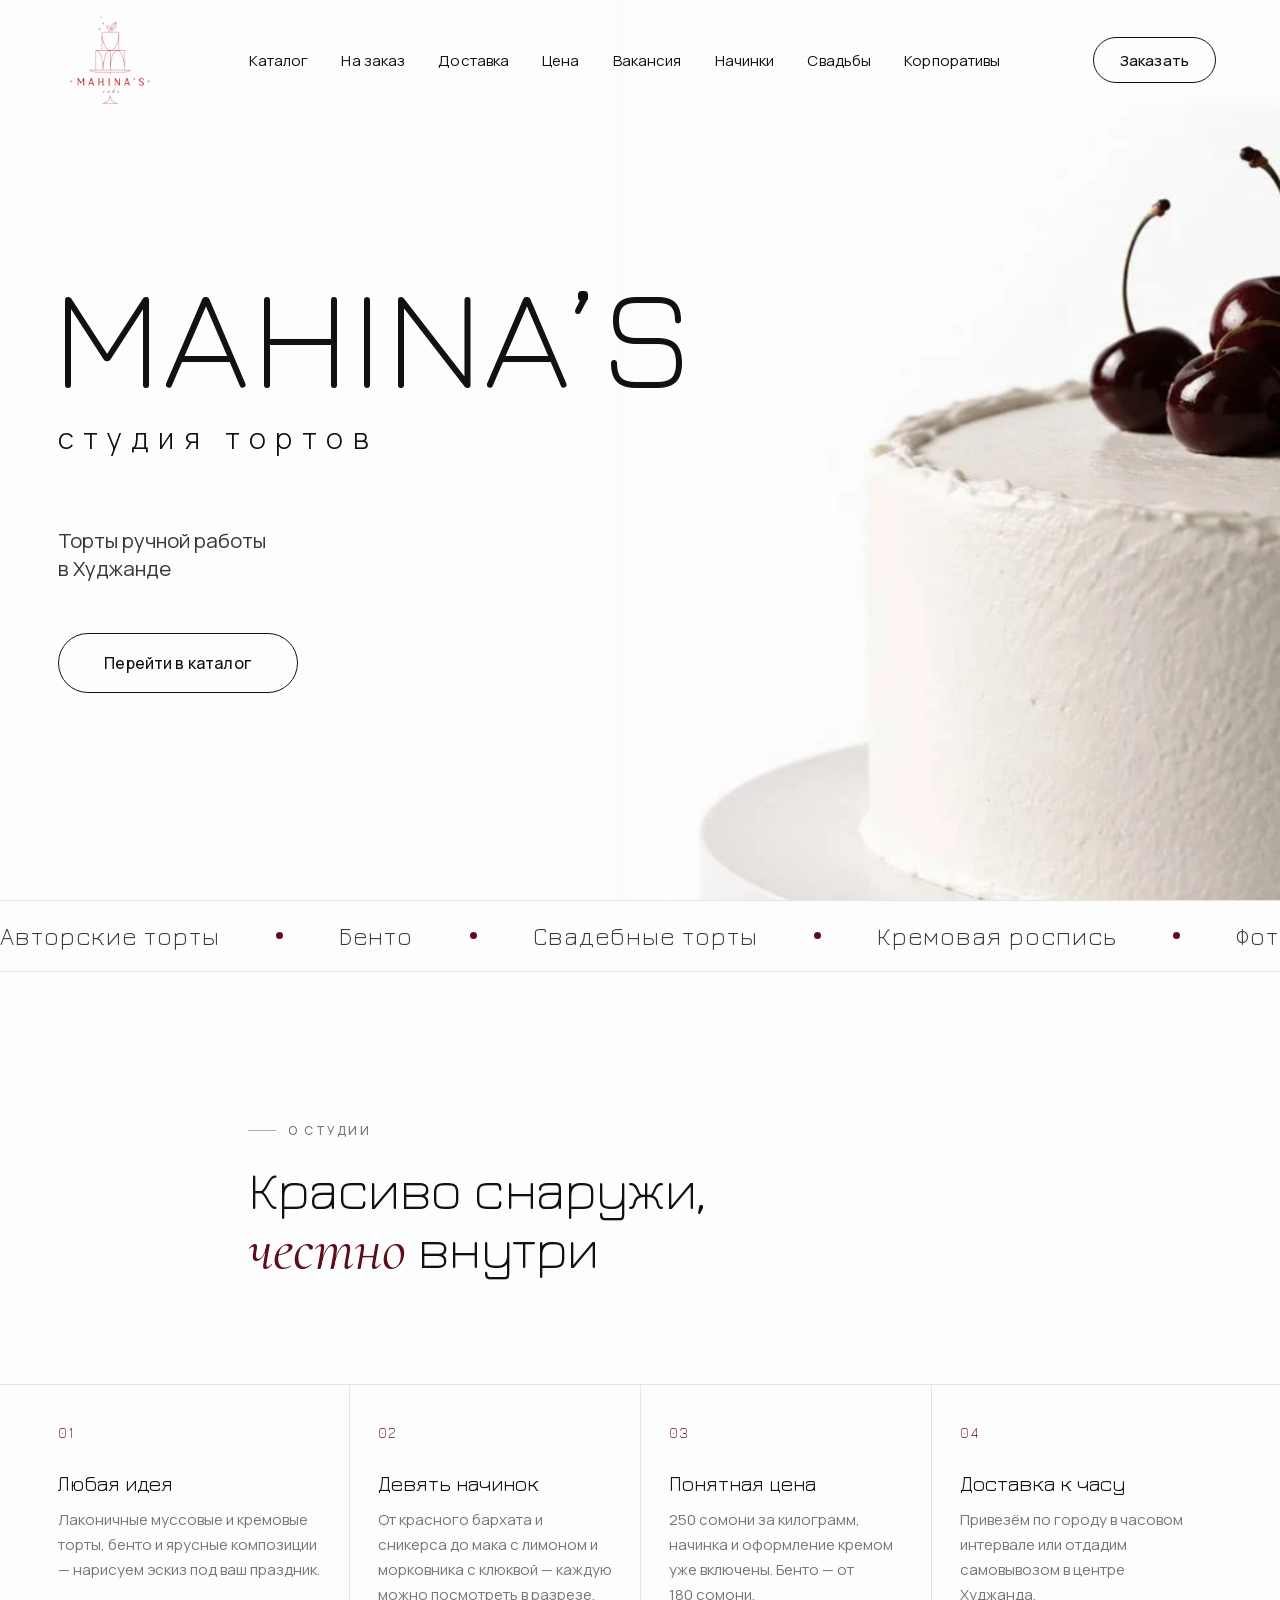
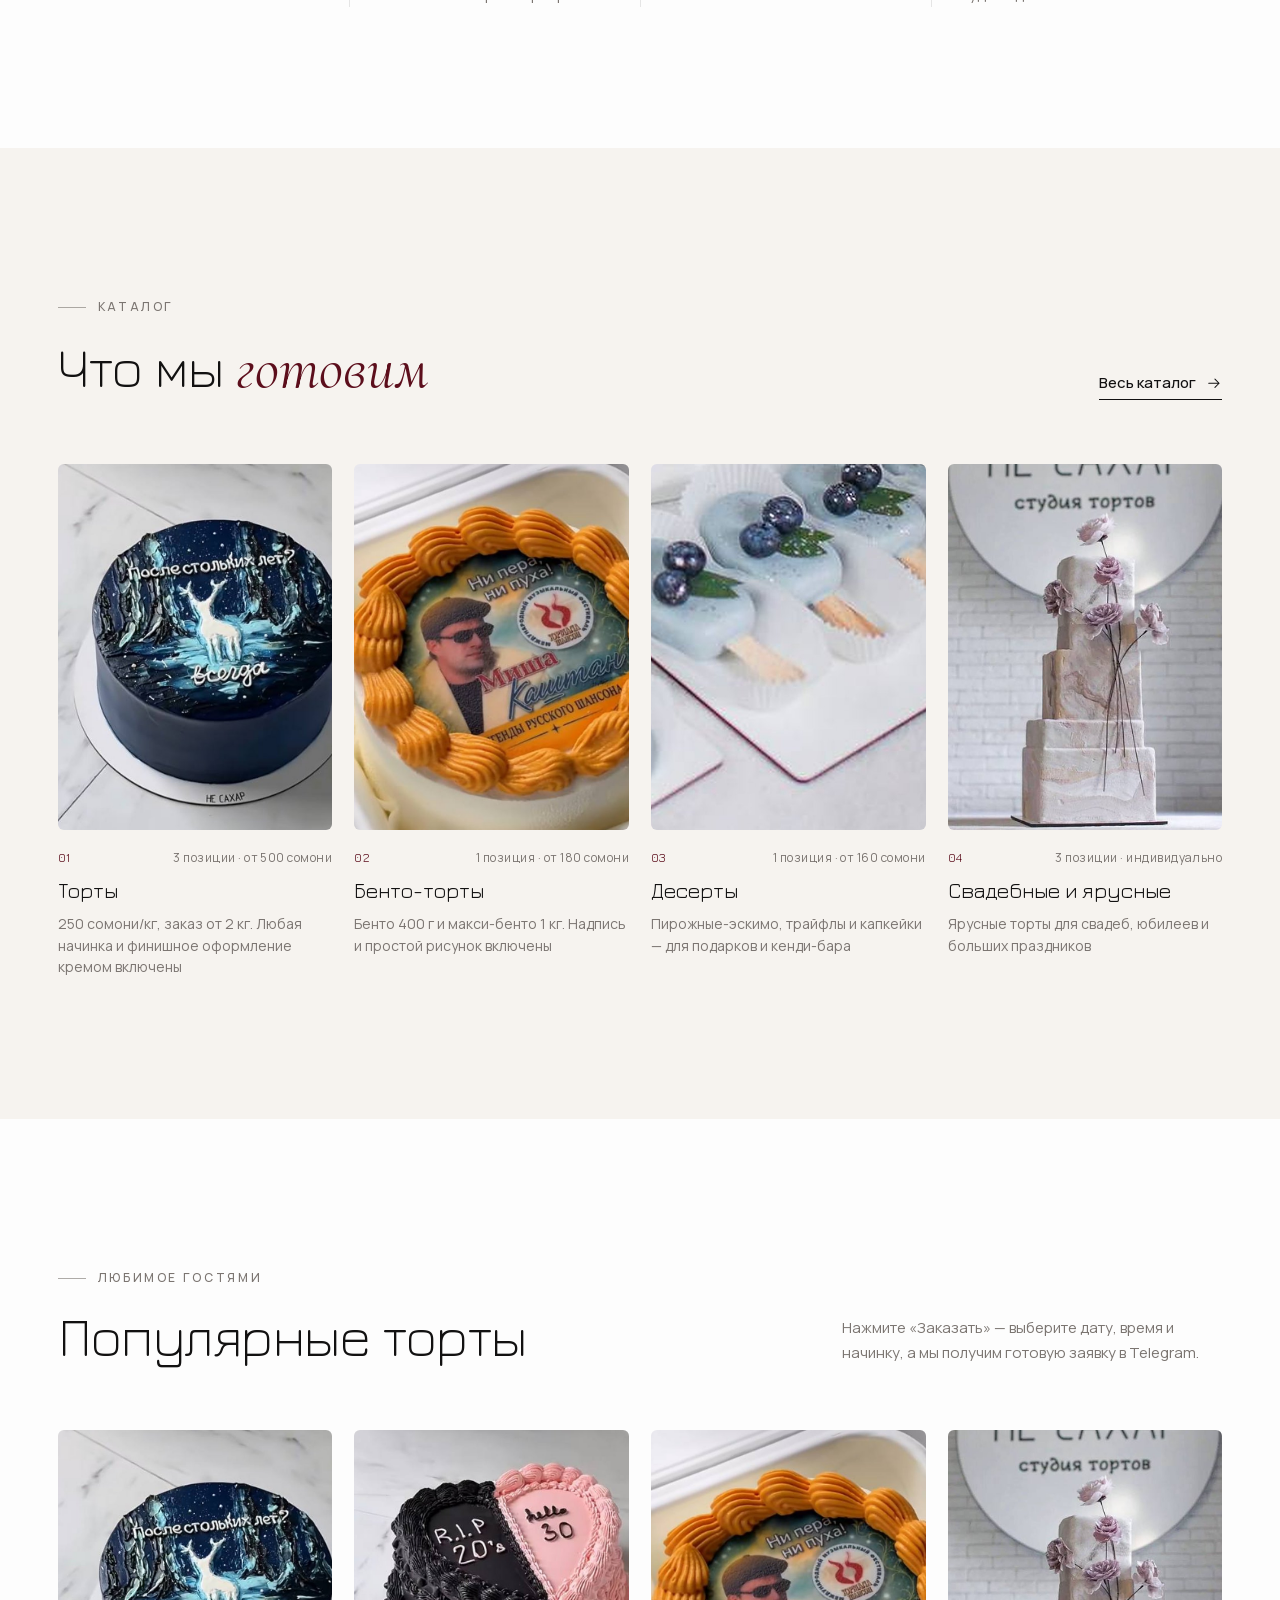
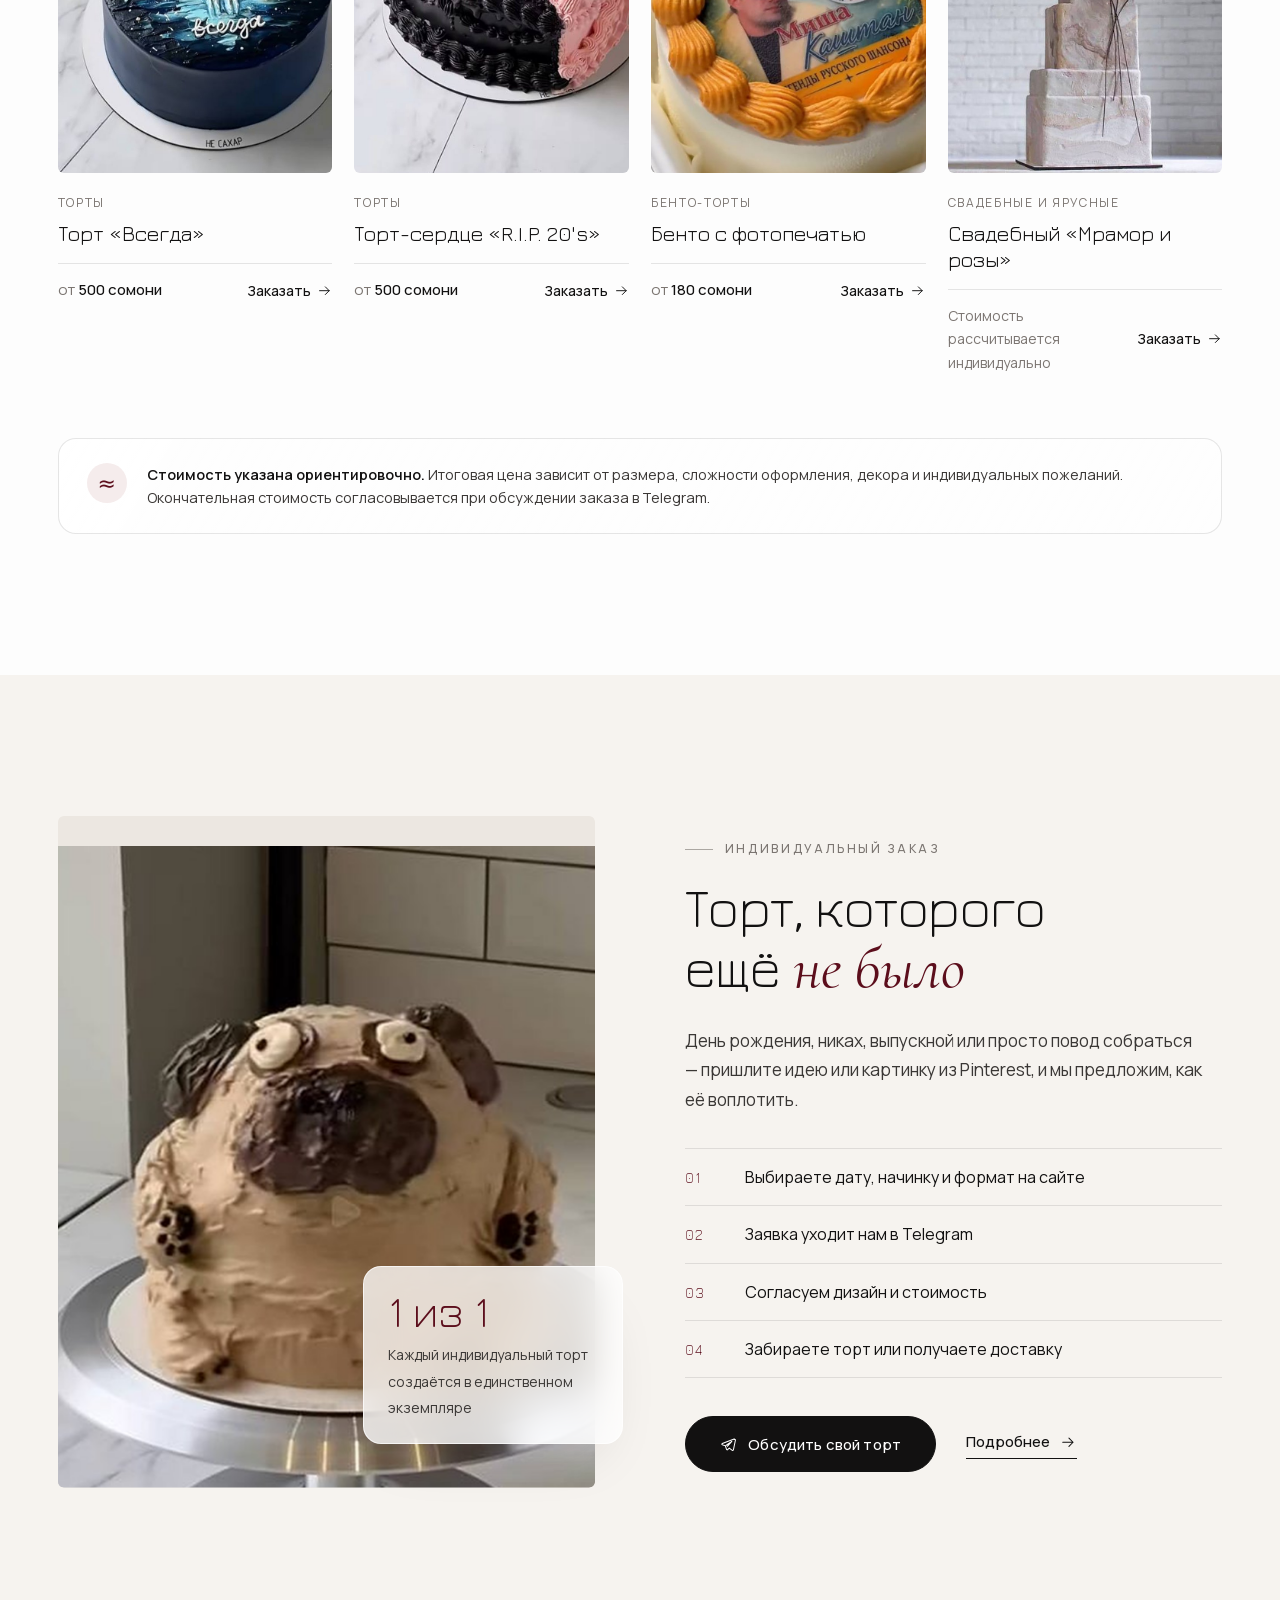
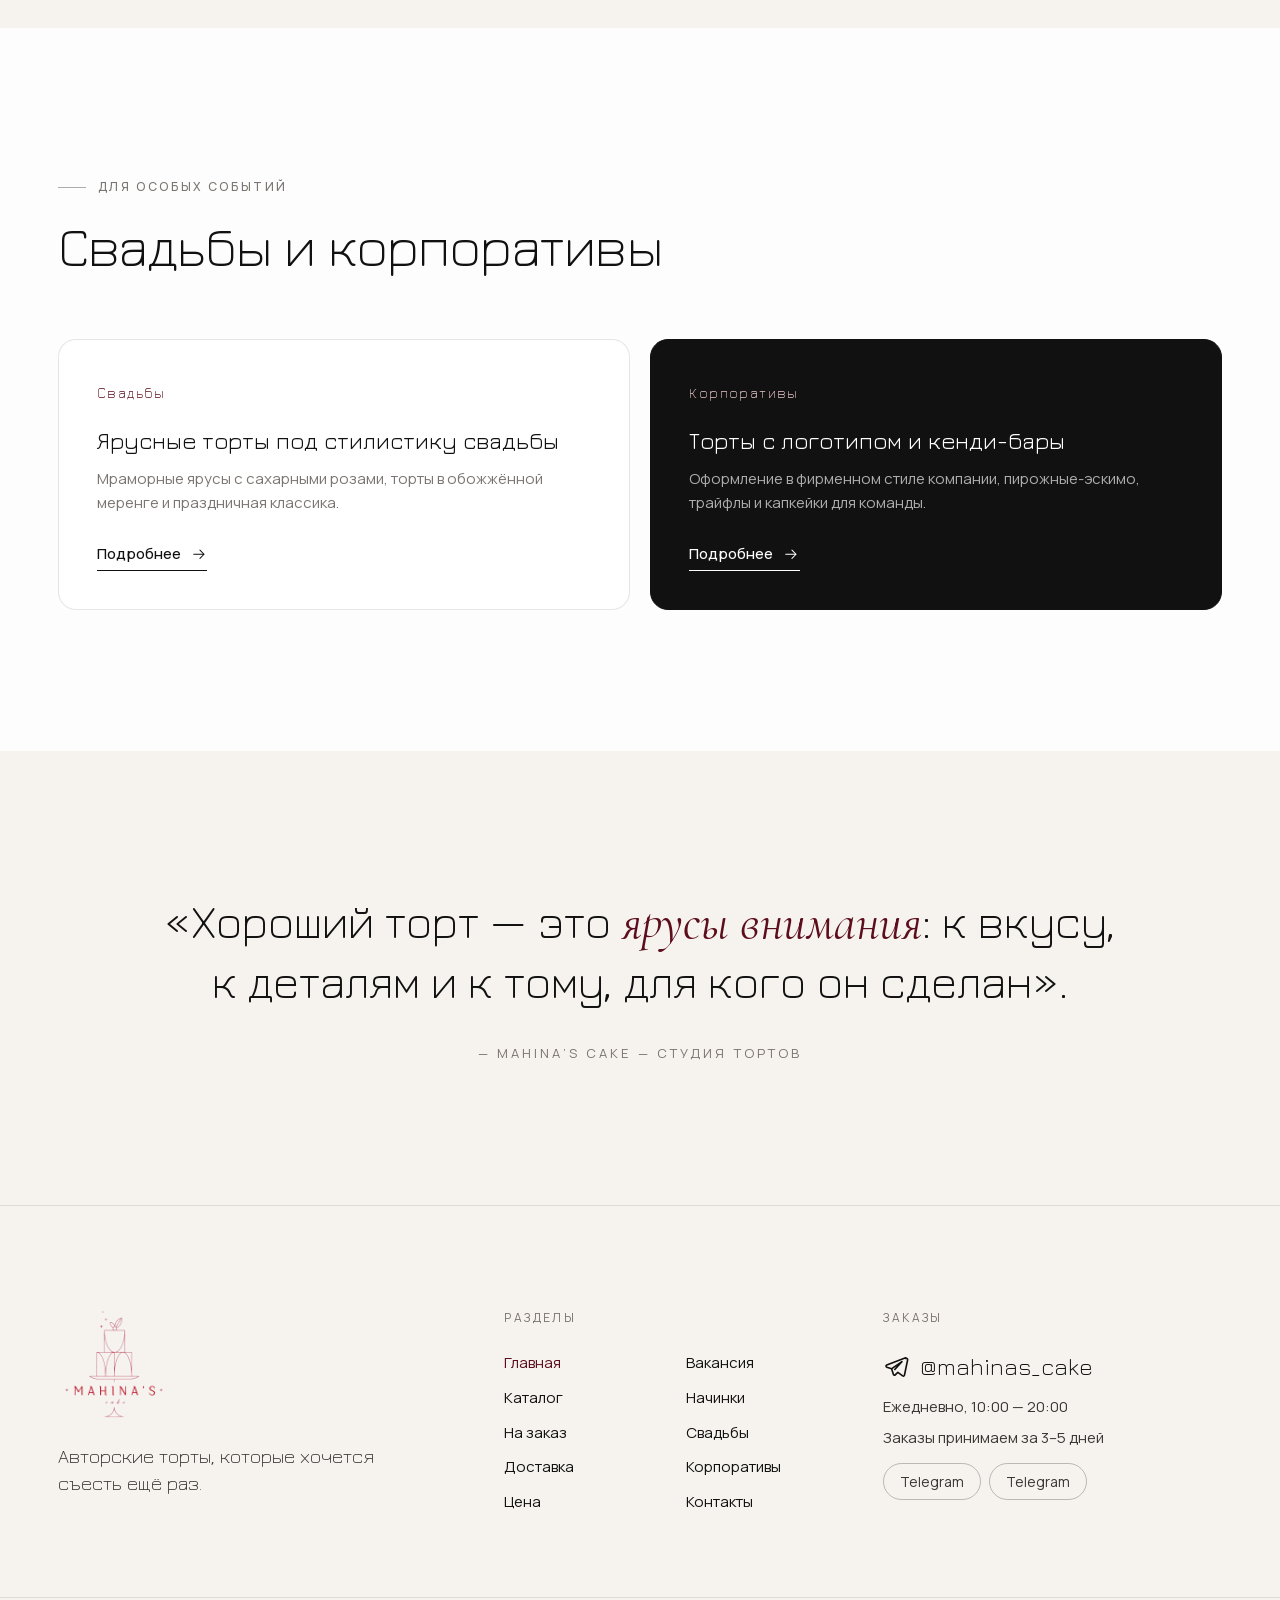
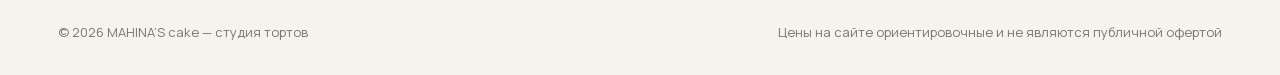
<file: index.html>
<!doctype html>
<html lang="ru">
<head>
<meta charset="utf-8">
<meta name="viewport" content="width=device-width, initial-scale=1, viewport-fit=cover">
<title>MAHINA’S cake — студия тортов — авторские торты на заказ в Худжанде</title>
<meta name="description" content="Студия тортов MAHINA’S в Худжанде: авторские торты, бенто, свадебные и ярусные торты, десерты на заказ. Выберите торт, дату и начинку — заявка уйдёт в Telegram.">
<meta name="theme-color" content="#FDFDFD">
<meta name="view-transition" content="same-origin">

<meta property="og:type" content="website">
<meta property="og:locale" content="ru_RU">
<meta property="og:site_name" content="MAHINA’S cake — студия тортов">
<meta property="og:title" content="MAHINA’S cake — студия тортов — авторские торты на заказ в Худжанде">
<meta property="og:description" content="Студия тортов MAHINA’S в Худжанде: авторские торты, бенто, свадебные и ярусные торты, десерты на заказ. Выберите торт, дату и начинку — заявка уйдёт в Telegram.">
<meta property="og:image" content="assets/img/logo-512.png">
<meta name="twitter:card" content="summary">
<link rel="icon" type="image/png" href="assets/img/favicon.png">
<link rel="apple-touch-icon" href="assets/img/apple-touch-icon.png">
<link rel="preload" href="assets/fonts/jura-cyrillic-2.woff2" as="font" type="font/woff2" crossorigin>
<link rel="preload" href="assets/fonts/manrope-cyrillic-4.woff2" as="font" type="font/woff2" crossorigin>
<link rel="stylesheet" href="assets/css/fonts.css">
<link rel="stylesheet" href="assets/css/style.css">
<script src="assets/js/main.js" defer></script>
<script type="application/ld+json">{"@context": "https://schema.org", "@type": "Bakery", "name": "MAHINA’S cake — студия тортов", "description": "Студия тортов MAHINA’S в Худжанде: авторские торты, бенто, свадебные и ярусные торты, десерты на заказ. Выберите торт, дату и начинку — заявка уйдёт в Telegram.", "image": "assets/img/logo-512.png", "servesCuisine": "Кондитерские изделия", "priceRange": "$$", "openingHours": "Mo-Su 10:00-20:00", "sameAs": ["https://t.me/mahinas_cake"], "address": {"@type": "PostalAddress", "addressLocality": "Худжанд", "addressCountry": "TJ"}}</script>
</head>

<body data-page="home">
<a class="skip" href="#main">Перейти к содержанию</a>
<header class="header" data-header>
  <div class="header__inner">
    <a class="logo" href="index.html" aria-label="MAHINA’S cake — студия тортов — на главную">
      <img src="assets/img/logo-240.png" alt="MAHINA’S" width="92" height="92">
    </a>
    <nav class="nav" aria-label="Основная навигация">
      <ul class="nav__list">
<li><a class="nav__link" href="catalog.html">Каталог</a></li>
<li><a class="nav__link" href="custom.html">На заказ</a></li>
<li><a class="nav__link" href="delivery.html">Доставка</a></li>
<li><a class="nav__link" href="prices.html">Цена</a></li>
<li><a class="nav__link" href="vacancy.html">Вакансия</a></li>
<li><a class="nav__link" href="fillings.html">Начинки</a></li>
<li><a class="nav__link" href="weddings.html">Свадьбы</a></li>
<li><a class="nav__link" href="corporate.html">Корпоративы</a></li>
      </ul>
    </nav>
    <a class="btn btn--ghost header__cta" href="catalog.html">Заказать</a>
    <button class="burger" type="button" aria-label="Открыть меню" aria-expanded="false" aria-controls="mobile-menu" data-burger>
      <span></span><span></span>
    </button>
  </div>
</header>
<div class="mmenu" id="mobile-menu" data-mmenu hidden>
  <div class="mmenu__glow" aria-hidden="true"></div>
  <nav aria-label="Мобильная навигация">
    <ul class="mmenu__list">
<li><a class="mmenu__link" href="index.html" aria-current="page">Главная</a></li>
<li><a class="mmenu__link" href="catalog.html">Каталог</a></li>
<li><a class="mmenu__link" href="custom.html">На заказ</a></li>
<li><a class="mmenu__link" href="delivery.html">Доставка</a></li>
<li><a class="mmenu__link" href="prices.html">Цена</a></li>
<li><a class="mmenu__link" href="vacancy.html">Вакансия</a></li>
<li><a class="mmenu__link" href="fillings.html">Начинки</a></li>
<li><a class="mmenu__link" href="weddings.html">Свадьбы</a></li>
<li><a class="mmenu__link" href="corporate.html">Корпоративы</a></li>
<li><a class="mmenu__link" href="contacts.html">Контакты</a></li>
    </ul>
  </nav>
  <div class="mmenu__foot">
    <a class="btn btn--primary btn--wide" href="catalog.html"><span>Заказать</span><svg class="icon" viewBox="0 0 24 24" aria-hidden="true"><path d="M4 12h15m-6-6 6 6-6 6" fill="none" stroke="currentColor" stroke-width="1.5" stroke-linecap="round" stroke-linejoin="round"/></svg></a>
    <p class="mmenu__note">Ежедневно, 10:00 — 20:00 · @mahinas_cake</p>
  </div>
</div>

<main id="main">

  <section class="hero">
    <div class="hero__media">
      <picture>
        <source srcset="assets/img/hero-cake.webp?v=2" type="image/webp">
        <img src="assets/img/hero-cake.jpg?v=2" alt="Белый торт с вишней — MAHINA’S" width="680" height="720" fetchpriority="high" decoding="async" data-parallax="0.06">
      </picture>
    </div>
    <div class="hero__content container">
      <h1>
        <span class="hero__title" data-split style="--len:8">MAHINA’S</span>
        <span class="hero__sub" style="display:block">студия тортов</span>
      </h1>
      <p class="hero__lead">Торты ручной работы<br> в Худжанде</p>
      <div class="hero__actions">
        <a class="btn btn--pill" href="catalog.html"><span>Перейти в каталог</span></a>
      </div>
    </div>
  </section>

  <div class="marquee" aria-hidden="true">
    <div class="marquee__track">
      <span>Авторские торты</span><span>Бенто</span><span>Свадебные торты</span><span>Кремовая роспись</span><span>Фотопечать</span><span>Пирожные-эскимо</span>
      <span>Авторские торты</span><span>Бенто</span><span>Свадебные торты</span><span>Кремовая роспись</span><span>Фотопечать</span><span>Пирожные-эскимо</span>
    </div>
  </div>

  <section class="section intro">
    <div class="container intro__grid intro__grid--solo">
      <div class="reveal">
        <p class="eyebrow">О студии</p>
        <h2 class="h2">Красиво снаружи, <em>честно</em> внутри</h2>
      </div>
    </div>
    <ul class="container perks">
      <li class="perk reveal">
        <span class="perk__num">01</span>
        <h3 class="perk__title">Любая идея</h3>
        <p>Лаконичные муссовые и кремовые торты, бенто и ярусные композиции — нарисуем эскиз под ваш праздник.</p>
      </li>
      <li class="perk reveal" style="--d:80ms">
        <span class="perk__num">02</span>
        <h3 class="perk__title">Девять начинок</h3>
        <p>От красного бархата и сникерса до мака с лимоном и морковника с клюквой — каждую можно посмотреть в разрезе.</p>
      </li>
      <li class="perk reveal" style="--d:160ms">
        <span class="perk__num">03</span>
        <h3 class="perk__title">Понятная цена</h3>
        <p>250 сомони за килограмм, начинка и оформление кремом уже включены. Бенто — от 180 сомони.</p>
      </li>
      <li class="perk reveal" style="--d:240ms">
        <span class="perk__num">04</span>
        <h3 class="perk__title">Доставка к часу</h3>
        <p>Привезём по городу в часовом интервале или отдадим самовывозом в центре Худжанда.</p>
      </li>
    </ul>
  </section>

  <section class="section section--cream">
    <div class="container">
      <div class="section-head reveal">
        <div>
          <p class="eyebrow">Каталог</p>
          <h2 class="h2">Что мы <em>готовим</em></h2>
        </div>
        <a class="link-arrow" href="catalog.html">Весь каталог <svg class="icon" viewBox="0 0 24 24" aria-hidden="true"><path d="M4 12h15m-6-6 6 6-6 6" fill="none" stroke="currentColor" stroke-width="1.5" stroke-linecap="round" stroke-linejoin="round"/></svg></a>
      </div>
      <div class="cats">

<a class="cat reveal" href="catalog.html?cat=cakes" style="--d:0ms">
  <span class="cat__media"><img src="assets/img/photos/cake-always.jpg?v=1794580538" alt="Торты" loading="lazy" decoding="async"></span>
  <span class="cat__row"><span class="cat__num">01</span><span class="cat__meta">3 позиции · от 500&nbsp;сомони</span></span>
  <span class="cat__name">Торты <svg class="icon" viewBox="0 0 24 24" aria-hidden="true"><path d="M4 12h15m-6-6 6 6-6 6" fill="none" stroke="currentColor" stroke-width="1.5" stroke-linecap="round" stroke-linejoin="round"/></svg></span>
  <span class="cat__lead">250 сомони/кг, заказ от 2 кг. Любая начинка и финишное оформление кремом включены</span>
</a>

<a class="cat reveal" href="catalog.html?cat=bento" style="--d:70ms">
  <span class="cat__media"><img src="assets/img/photos/bento-photo.jpg?v=1794580538" alt="Бенто-торты" loading="lazy" decoding="async"></span>
  <span class="cat__row"><span class="cat__num">02</span><span class="cat__meta">1 позиция · от 180&nbsp;сомони</span></span>
  <span class="cat__name">Бенто-торты <svg class="icon" viewBox="0 0 24 24" aria-hidden="true"><path d="M4 12h15m-6-6 6 6-6 6" fill="none" stroke="currentColor" stroke-width="1.5" stroke-linecap="round" stroke-linejoin="round"/></svg></span>
  <span class="cat__lead">Бенто 400 г и макси-бенто 1 кг. Надпись и простой рисунок включены</span>
</a>

<a class="cat reveal" href="catalog.html?cat=desserts" style="--d:140ms">
  <span class="cat__media"><img src="assets/img/photos/eskimo.jpg?v=1794580538" alt="Десерты" loading="lazy" decoding="async"></span>
  <span class="cat__row"><span class="cat__num">03</span><span class="cat__meta">1 позиция · от 160&nbsp;сомони</span></span>
  <span class="cat__name">Десерты <svg class="icon" viewBox="0 0 24 24" aria-hidden="true"><path d="M4 12h15m-6-6 6 6-6 6" fill="none" stroke="currentColor" stroke-width="1.5" stroke-linecap="round" stroke-linejoin="round"/></svg></span>
  <span class="cat__lead">Пирожные-эскимо, трайфлы и капкейки — для подарков и кенди-бара</span>
</a>

<a class="cat reveal" href="catalog.html?cat=wedding" style="--d:210ms">
  <span class="cat__media"><img src="assets/img/photos/wedding-marble.jpg?v=1794580538" alt="Свадебные и ярусные" loading="lazy" decoding="async"></span>
  <span class="cat__row"><span class="cat__num">04</span><span class="cat__meta">3 позиции · индивидуально</span></span>
  <span class="cat__name">Свадебные и ярусные <svg class="icon" viewBox="0 0 24 24" aria-hidden="true"><path d="M4 12h15m-6-6 6 6-6 6" fill="none" stroke="currentColor" stroke-width="1.5" stroke-linecap="round" stroke-linejoin="round"/></svg></span>
  <span class="cat__lead">Ярусные торты для свадеб, юбилеев и больших праздников</span>
</a>
      </div>
    </div>
  </section>

  <section class="section">
    <div class="container">
      <div class="section-head reveal">
        <div>
          <p class="eyebrow">Любимое гостями</p>
          <h2 class="h2">Популярные торты</h2>
        </div>
        <p class="section-head__note">Нажмите «Заказать» — выберите дату, время и начинку, а мы получим готовую заявку в Telegram.</p>
      </div>
      <div class="feats">

<article class="feat reveal" style="--d:0ms">
  <a class="feat__media" href="catalog.html#cake-always"><img src="assets/img/photos/cake-always.jpg?v=1794580538" alt="Торт «Всегда»" loading="lazy" decoding="async"></a>
  <p class="feat__cat">Торты</p>
  <h3 class="feat__title"><a href="catalog.html#cake-always">Торт «Всегда»</a></h3>
  <div class="feat__foot">
    <span class="price"><span class="price__label">от</span> 500&nbsp;сомони</span>
    <a class="feat__order" href="https://t.me/mahinas_cake?text=%D0%97%D0%B4%D1%80%D0%B0%D0%B2%D1%81%D1%82%D0%B2%D1%83%D0%B9%D1%82%D0%B5%21%20%D0%A5%D0%BE%D1%87%D1%83%20%D0%BE%D0%B1%D1%81%D1%83%D0%B4%D0%B8%D1%82%D1%8C%20%D0%B7%D0%B0%D0%BA%D0%B0%D0%B7%20%E2%80%94%20%D0%A2%D0%BE%D1%80%D1%82%20%C2%AB%D0%92%D1%81%D0%B5%D0%B3%D0%B4%D0%B0%C2%BB." target="_blank" rel="noopener" data-order="cake-always">Заказать <svg class="icon" viewBox="0 0 24 24" aria-hidden="true"><path d="M4 12h15m-6-6 6 6-6 6" fill="none" stroke="currentColor" stroke-width="1.5" stroke-linecap="round" stroke-linejoin="round"/></svg></a>
  </div>
</article>

<article class="feat reveal" style="--d:80ms">
  <a class="feat__media" href="catalog.html#cake-heart-30"><img src="assets/img/photos/cake-heart-30.jpg?v=1794580538" alt="Торт-сердце «R.I.P. 20&#x27;s»" loading="lazy" decoding="async"></a>
  <p class="feat__cat">Торты</p>
  <h3 class="feat__title"><a href="catalog.html#cake-heart-30">Торт-сердце «R.I.P. 20&#x27;s»</a></h3>
  <div class="feat__foot">
    <span class="price"><span class="price__label">от</span> 500&nbsp;сомони</span>
    <a class="feat__order" href="https://t.me/mahinas_cake?text=%D0%97%D0%B4%D1%80%D0%B0%D0%B2%D1%81%D1%82%D0%B2%D1%83%D0%B9%D1%82%D0%B5%21%20%D0%A5%D0%BE%D1%87%D1%83%20%D0%BE%D0%B1%D1%81%D1%83%D0%B4%D0%B8%D1%82%D1%8C%20%D0%B7%D0%B0%D0%BA%D0%B0%D0%B7%20%E2%80%94%20%D0%A2%D0%BE%D1%80%D1%82-%D1%81%D0%B5%D1%80%D0%B4%D1%86%D0%B5%20%C2%ABR.I.P.%2020%27s%C2%BB." target="_blank" rel="noopener" data-order="cake-heart-30">Заказать <svg class="icon" viewBox="0 0 24 24" aria-hidden="true"><path d="M4 12h15m-6-6 6 6-6 6" fill="none" stroke="currentColor" stroke-width="1.5" stroke-linecap="round" stroke-linejoin="round"/></svg></a>
  </div>
</article>

<article class="feat reveal" style="--d:160ms">
  <a class="feat__media" href="catalog.html#bento-photo"><img src="assets/img/photos/bento-photo.jpg?v=1794580538" alt="Бенто с фотопечатью" loading="lazy" decoding="async"></a>
  <p class="feat__cat">Бенто-торты</p>
  <h3 class="feat__title"><a href="catalog.html#bento-photo">Бенто с фотопечатью</a></h3>
  <div class="feat__foot">
    <span class="price"><span class="price__label">от</span> 180&nbsp;сомони</span>
    <a class="feat__order" href="https://t.me/mahinas_cake?text=%D0%97%D0%B4%D1%80%D0%B0%D0%B2%D1%81%D1%82%D0%B2%D1%83%D0%B9%D1%82%D0%B5%21%20%D0%A5%D0%BE%D1%87%D1%83%20%D0%BE%D0%B1%D1%81%D1%83%D0%B4%D0%B8%D1%82%D1%8C%20%D0%B7%D0%B0%D0%BA%D0%B0%D0%B7%20%E2%80%94%20%D0%91%D0%B5%D0%BD%D1%82%D0%BE%20%D1%81%20%D1%84%D0%BE%D1%82%D0%BE%D0%BF%D0%B5%D1%87%D0%B0%D1%82%D1%8C%D1%8E." target="_blank" rel="noopener" data-order="bento-photo">Заказать <svg class="icon" viewBox="0 0 24 24" aria-hidden="true"><path d="M4 12h15m-6-6 6 6-6 6" fill="none" stroke="currentColor" stroke-width="1.5" stroke-linecap="round" stroke-linejoin="round"/></svg></a>
  </div>
</article>

<article class="feat reveal" style="--d:240ms">
  <a class="feat__media" href="catalog.html#wedding-marble"><img src="assets/img/photos/wedding-marble.jpg?v=1794580538" alt="Свадебный «Мрамор и розы»" loading="lazy" decoding="async"></a>
  <p class="feat__cat">Свадебные и ярусные</p>
  <h3 class="feat__title"><a href="catalog.html#wedding-marble">Свадебный «Мрамор и розы»</a></h3>
  <div class="feat__foot">
    <span class="price price--custom">Стоимость рассчитывается индивидуально</span>
    <a class="feat__order" href="https://t.me/mahinas_cake?text=%D0%97%D0%B4%D1%80%D0%B0%D0%B2%D1%81%D1%82%D0%B2%D1%83%D0%B9%D1%82%D0%B5%21%20%D0%A5%D0%BE%D1%87%D1%83%20%D0%BE%D0%B1%D1%81%D1%83%D0%B4%D0%B8%D1%82%D1%8C%20%D0%B7%D0%B0%D0%BA%D0%B0%D0%B7%20%E2%80%94%20%D0%A1%D0%B2%D0%B0%D0%B4%D0%B5%D0%B1%D0%BD%D1%8B%D0%B9%20%C2%AB%D0%9C%D1%80%D0%B0%D0%BC%D0%BE%D1%80%20%D0%B8%20%D1%80%D0%BE%D0%B7%D1%8B%C2%BB." target="_blank" rel="noopener" data-order="wedding-marble">Заказать <svg class="icon" viewBox="0 0 24 24" aria-hidden="true"><path d="M4 12h15m-6-6 6 6-6 6" fill="none" stroke="currentColor" stroke-width="1.5" stroke-linecap="round" stroke-linejoin="round"/></svg></a>
  </div>
</article>
      </div>
      <aside class="price-note reveal" aria-label="О стоимости">
  <span class="price-note__mark" aria-hidden="true">≈</span>
  <p><strong>Стоимость указана ориентировочно.</strong> Итоговая цена зависит от размера, сложности оформления, декора и индивидуальных пожеланий. Окончательная стоимость согласовывается при обсуждении заказа в&nbsp;Telegram.</p>
</aside>

    </div>
  </section>

  <section class="section section--cream">
    <div class="container editorial">
      <div class="editorial__media reveal">
        <div class="editorial__main reveal-img" data-parallax="0.05"><img src="assets/img/photos/custom-pug.jpg?v=1794580538" alt="Торт в виде мопса" loading="lazy" decoding="async"></div>
        <div class="editorial__badge">
          <b>1 из 1</b>
          <span>Каждый индивидуальный торт создаётся в единственном экземпляре</span>
        </div>
      </div>
      <div class="editorial__text reveal" style="--d:120ms">
        <p class="eyebrow">Индивидуальный заказ</p>
        <h2 class="h2">Торт, которого ещё <em>не было</em></h2>
        <p class="lead">День рождения, никах, выпускной или просто повод собраться — пришлите идею или картинку из Pinterest, и мы предложим, как её воплотить.</p>
        <ol class="steps-mini">
          <li>Выбираете дату, начинку и формат на сайте</li>
          <li>Заявка уходит нам в Telegram</li>
          <li>Согласуем дизайн и стоимость</li>
          <li>Забираете торт или получаете доставку</li>
        </ol>
        <div class="btn-row">
          <a class="btn btn--primary" href="https://t.me/mahinas_cake?text=%D0%97%D0%B4%D1%80%D0%B0%D0%B2%D1%81%D1%82%D0%B2%D1%83%D0%B9%D1%82%D0%B5%21%20%D0%A5%D0%BE%D1%87%D1%83%20%D0%B7%D0%B0%D0%BA%D0%B0%D0%B7%D0%B0%D1%82%D1%8C%20%D1%82%D0%BE%D1%80%D1%82%20%D0%BF%D0%BE%20%D0%B8%D0%BD%D0%B4%D0%B8%D0%B2%D0%B8%D0%B4%D1%83%D0%B0%D0%BB%D1%8C%D0%BD%D0%BE%D0%BC%D1%83%20%D0%B4%D0%B8%D0%B7%D0%B0%D0%B9%D0%BD%D1%83." target="_blank" rel="noopener" data-order="custom"><svg class="icon" viewBox="0 0 24 24" aria-hidden="true"><path d="M20.6 4.3 3.4 11c-.9.4-.9 1.6.1 1.9l4.3 1.4 1.7 5.2c.2.7 1.1.9 1.6.4l2.4-2.3 4.4 3.2c.6.4 1.4.1 1.6-.6l2.9-14c.2-.9-.7-1.6-1.6-1.2Z" fill="none" stroke="currentColor" stroke-width="1.5" stroke-linejoin="round"/><path d="m8 14.2 9.2-6.4-6.9 7.6" fill="none" stroke="currentColor" stroke-width="1.5" stroke-linejoin="round"/></svg><span>Обсудить свой торт</span></a>
          <a class="link-arrow" href="custom.html">Подробнее <svg class="icon" viewBox="0 0 24 24" aria-hidden="true"><path d="M4 12h15m-6-6 6 6-6 6" fill="none" stroke="currentColor" stroke-width="1.5" stroke-linecap="round" stroke-linejoin="round"/></svg></a>
        </div>
      </div>
    </div>
  </section>

  <section class="section">
    <div class="container">
      <div class="section-head reveal">
        <div>
          <p class="eyebrow">Для особых событий</p>
          <h2 class="h2">Свадьбы и&nbsp;корпоративы</h2>
        </div>
      </div>
      <div class="cards cards--2">
        <a class="card reveal" href="weddings.html">
          <span class="card__num">Свадьбы</span>
          <h3 class="card__title">Ярусные торты под стилистику свадьбы</h3>
          <p>Мраморные ярусы с сахарными розами, торты в обожжённой меренге и праздничная классика.</p>
          <span class="link-arrow">Подробнее <svg class="icon" viewBox="0 0 24 24" aria-hidden="true"><path d="M4 12h15m-6-6 6 6-6 6" fill="none" stroke="currentColor" stroke-width="1.5" stroke-linecap="round" stroke-linejoin="round"/></svg></span>
        </a>
        <a class="card card--dark reveal" href="corporate.html" style="--d:100ms">
          <span class="card__num">Корпоративы</span>
          <h3 class="card__title">Торты с логотипом и кенди-бары</h3>
          <p>Оформление в фирменном стиле компании, пирожные-эскимо, трайфлы и капкейки для команды.</p>
          <span class="link-arrow">Подробнее <svg class="icon" viewBox="0 0 24 24" aria-hidden="true"><path d="M4 12h15m-6-6 6 6-6 6" fill="none" stroke="currentColor" stroke-width="1.5" stroke-linecap="round" stroke-linejoin="round"/></svg></span>
        </a>
      </div>
    </div>
  </section>

  <section class="section quote section--cream">
    <div class="container reveal">
      <p class="quote__text">«Хороший торт — это <em>ярусы внимания</em>: к вкусу, к деталям и к тому, для кого он сделан».</p>
      <p class="quote__sign">— MAHINA’S cake — студия тортов</p>
    </div>
  </section>

</main>
<footer class="footer">
  <div class="container footer__inner">
    <div class="footer__brand">
      <img class="footer__logo" src="assets/img/logo-240.png" alt="Логотип MAHINA’S" width="112" height="112" loading="lazy">
      <p class="footer__claim">Авторские торты, которые хочется съесть ещё раз.</p>
    </div>
    <nav class="footer__nav" aria-label="Навигация в подвале">
      <p class="footer__label">Разделы</p>
      <ul>
<li><a class="footer__link" href="index.html" aria-current="page">Главная</a></li>
<li><a class="footer__link" href="catalog.html">Каталог</a></li>
<li><a class="footer__link" href="custom.html">На заказ</a></li>
<li><a class="footer__link" href="delivery.html">Доставка</a></li>
<li><a class="footer__link" href="prices.html">Цена</a></li>
<li><a class="footer__link" href="vacancy.html">Вакансия</a></li>
<li><a class="footer__link" href="fillings.html">Начинки</a></li>
<li><a class="footer__link" href="weddings.html">Свадьбы</a></li>
<li><a class="footer__link" href="corporate.html">Корпоративы</a></li>
<li><a class="footer__link" href="contacts.html">Контакты</a></li>
      </ul>
    </nav>
    <div class="footer__contact">
      <p class="footer__label">Заказы</p>
      <a class="footer__tg" href="https://t.me/mahinas_cake?text=%D0%97%D0%B4%D1%80%D0%B0%D0%B2%D1%81%D1%82%D0%B2%D1%83%D0%B9%D1%82%D0%B5%21%20%D0%A5%D0%BE%D1%87%D1%83%20%D0%BE%D0%B1%D1%81%D1%83%D0%B4%D0%B8%D1%82%D1%8C%20%D0%B7%D0%B0%D0%BA%D0%B0%D0%B7%20%D1%82%D0%BE%D1%80%D1%82%D0%B0." target="_blank" rel="noopener"><svg class="icon" viewBox="0 0 24 24" aria-hidden="true"><path d="M20.6 4.3 3.4 11c-.9.4-.9 1.6.1 1.9l4.3 1.4 1.7 5.2c.2.7 1.1.9 1.6.4l2.4-2.3 4.4 3.2c.6.4 1.4.1 1.6-.6l2.9-14c.2-.9-.7-1.6-1.6-1.2Z" fill="none" stroke="currentColor" stroke-width="1.5" stroke-linejoin="round"/><path d="m8 14.2 9.2-6.4-6.9 7.6" fill="none" stroke="currentColor" stroke-width="1.5" stroke-linejoin="round"/></svg> @mahinas_cake</a>
      <p>Ежедневно, 10:00 — 20:00</p>
      <p>Заказы принимаем за 3–5 дней</p>
      <ul class="footer-socials"><li><a class="footer-socials__link" href="https://t.me/mahinas_cake" target="_blank" rel="noopener">Telegram</a></li><li><a class="footer-socials__link" href="https://t.me/mahinas_cake" target="_blank" rel="noopener">Telegram</a></li></ul>
    </div>
  </div>
  <div class="container footer__bottom">
    <p>© 2026 MAHINA’S cake — студия тортов</p>
    <p>Цены на сайте ориентировочные и не являются публичной офертой</p>
  </div>
</footer>
<dialog class="modal" data-modal aria-labelledby="modal-title">
  <div class="modal__box" tabindex="-1">
    <button class="modal__close" type="button" data-close aria-label="Закрыть">
      <svg viewBox="0 0 24 24" aria-hidden="true"><path d="M6 6l12 12M18 6 6 18" stroke="currentColor" stroke-width="1.5" stroke-linecap="round"/></svg>
    </button>
    <div class="modal__media"><img data-m-img alt=""></div>
    <div class="modal__body">
      <p class="eyebrow" data-m-cat></p>
      <h2 class="modal__title" id="modal-title" data-m-name></h2>
      <p class="modal__weight" data-m-weight></p>
      <p class="modal__details" data-m-details></p>
      <div class="modal__price" data-m-price></div>
      <p class="modal__hint">Цена ориентировочная: итог зависит от размера, декора и пожеланий. Точную стоимость согласуем в&nbsp;Telegram.</p>
      <a class="btn btn--primary btn--wide" data-m-order href="https://t.me/mahinas_cake" target="_blank" rel="noopener"><span>Заказать</span><svg class="icon" viewBox="0 0 24 24" aria-hidden="true"><path d="M4 12h15m-6-6 6 6-6 6" fill="none" stroke="currentColor" stroke-width="1.5" stroke-linecap="round" stroke-linejoin="round"/></svg></a>
    </div>
  </div>
</dialog>

<dialog class="order" data-order-modal aria-labelledby="order-title">
  <div class="order__box" tabindex="-1">
    <header class="order__head">
      <div class="order__product">
        <img data-o-img alt="" width="56" height="56">
        <div>
          <p class="order__kicker" id="order-title">Заявка на заказ</p>
          <p class="order__pname" data-o-name></p>
          <p class="order__pprice" data-o-price></p>
        </div>
      </div>
      <button class="order__close" type="button" data-order-close aria-label="Закрыть">
        <svg viewBox="0 0 24 24" aria-hidden="true"><path d="M6 6l12 12M18 6 6 18" stroke="currentColor" stroke-width="1.5" stroke-linecap="round"/></svg>
      </button>
    </header>

    <div class="order__scroll">
      <div class="order__fields">
        <div class="field field--wide" data-o-sizes hidden>
          <span class="field__label" data-o-sizes-title>Вариант</span>
          <div class="chips" data-o-sizes-list></div>
        </div>
        <label class="field">
          <span class="field__label">Дата</span>
          <input type="date" data-o-field="date">
        </label>
        <label class="field">
          <span class="field__label">Время</span>
          <select data-o-field="time"><option value="">Любое</option></select>
        </label>
        <label class="field field--wide" data-o-cake-only>
          <span class="field__label">Начинка</span>
          <select data-o-field="filling"><option value="">Посоветуйте мне</option></select>
        </label>
        <div class="field field--wide">
          <span class="field__label">Получение</span>
          <div class="segmented" role="radiogroup" aria-label="Способ получения">
            <label><input type="radio" name="o-get" value="Самовывоз" data-o-field="get" checked><span>Самовывоз</span></label>
            <label><input type="radio" name="o-get" value="Доставка" data-o-field="get"><span>Доставка</span></label>
          </div>
        </div>
        <label class="field field--wide" data-o-street hidden>
          <span class="field__label">Улица доставки</span>
          <input type="text" maxlength="80" placeholder="Например: Невский проспект" autocomplete="off" data-o-field="street">
          <span class="field__hint">Только улица — дом, квартиру и время уточним в&nbsp;Telegram.</span>
        </label>
        <label class="field field--wide" data-o-cake-only>
          <span class="field__label">Надпись на торте</span>
          <input type="text" maxlength="80" placeholder="Например: С днём рождения, Аня!" data-o-field="text">
        </label>
        <label class="field field--wide">
          <span class="field__label">Пожелания</span>
          <textarea rows="2" maxlength="400" placeholder="Повод, цвета, количество гостей, идея оформления…" data-o-field="comment"></textarea>
        </label>
      </div>

      <details class="order__preview">
        <summary>Посмотреть текст заявки</summary>
        <p class="bubble" data-o-preview></p>
      </details>
    </div>

    <footer class="order__foot">
      <a class="btn btn--primary btn--wide" href="https://t.me/mahinas_cake" target="_blank" rel="noopener" data-o-send><svg class="icon" viewBox="0 0 24 24" aria-hidden="true"><path d="M20.6 4.3 3.4 11c-.9.4-.9 1.6.1 1.9l4.3 1.4 1.7 5.2c.2.7 1.1.9 1.6.4l2.4-2.3 4.4 3.2c.6.4 1.4.1 1.6-.6l2.9-14c.2-.9-.7-1.6-1.6-1.2Z" fill="none" stroke="currentColor" stroke-width="1.5" stroke-linejoin="round"/><path d="m8 14.2 9.2-6.4-6.9 7.6" fill="none" stroke="currentColor" stroke-width="1.5" stroke-linejoin="round"/></svg><span>Перейти в Telegram</span></a>
      <button class="order__copy" type="button" data-o-copy><span data-o-copy-label>Скопировать заявку</span></button>
      <p class="order__note">Telegram откроется с готовым текстом — останется нажать «Отправить». Заявка также копируется в буфер обмена.</p>
    </footer>
  </div>
</dialog>
<script type="application/json" id="catalog-data">{"items": {"cake-always": {"name": "Торт «Всегда»", "details": "Роспись кремом по мотивам любимой истории — «После стольких лет? Всегда». Сюжет и надпись можно заменить на свои. В стоимость входят любая начинка и финишное оформление кремом; сложная творческая роспись оплачивается дополнительно.", "weight": "250 сомони/кг · от 2 кг", "price": "<span class=\"price\"><span class=\"price__label\">Ориентировочно от<\/span> 500&nbsp;сомони<\/span>", "img": "assets/img/photos/cake-always.jpg?v=1794580538", "imgLg": "assets/img/photos/cake-always.jpg?v=1794580538", "tg": "https://t.me/mahinas_cake?text=%D0%97%D0%B4%D1%80%D0%B0%D0%B2%D1%81%D1%82%D0%B2%D1%83%D0%B9%D1%82%D0%B5%21%20%D0%A5%D0%BE%D1%87%D1%83%20%D0%BE%D0%B1%D1%81%D1%83%D0%B4%D0%B8%D1%82%D1%8C%20%D0%B7%D0%B0%D0%BA%D0%B0%D0%B7%20%E2%80%94%20%D0%A2%D0%BE%D1%80%D1%82%20%C2%AB%D0%92%D1%81%D0%B5%D0%B3%D0%B4%D0%B0%C2%BB.", "options": {"title": "Вес и стоимость", "msg": "Вес", "multi": false, "choices": [{"label": "2 кг · 10–13 персон", "value": "2 кг · 10–13 персон", "available": true, "price": "от 500 сомони"}, {"label": "3 кг · 15–20 персон", "value": "3 кг · 15–20 персон", "available": true, "price": "от 750 сомони"}, {"label": "4 кг · 20–26 персон", "value": "4 кг · 20–26 персон", "available": true, "price": "от 1 000 сомони"}]}, "simple": false, "cat": "Торты", "fillings": null}, "cake-heart-30": {"name": "Торт-сердце «R.I.P. 20's»", "details": "Торт в форме сердца в двух цветах: «прощание» с двадцатыми и «hello 30». Цвета, надписи и цифры подберём под ваш повод. Любая начинка и оформление кремом включены в стоимость.", "weight": "250 сомони/кг · от 2 кг", "price": "<span class=\"price\"><span class=\"price__label\">Ориентировочно от<\/span> 500&nbsp;сомони<\/span>", "img": "assets/img/photos/cake-heart-30.jpg?v=1794580538", "imgLg": "assets/img/photos/cake-heart-30.jpg?v=1794580538", "tg": "https://t.me/mahinas_cake?text=%D0%97%D0%B4%D1%80%D0%B0%D0%B2%D1%81%D1%82%D0%B2%D1%83%D0%B9%D1%82%D0%B5%21%20%D0%A5%D0%BE%D1%87%D1%83%20%D0%BE%D0%B1%D1%81%D1%83%D0%B4%D0%B8%D1%82%D1%8C%20%D0%B7%D0%B0%D0%BA%D0%B0%D0%B7%20%E2%80%94%20%D0%A2%D0%BE%D1%80%D1%82-%D1%81%D0%B5%D1%80%D0%B4%D1%86%D0%B5%20%C2%ABR.I.P.%2020%27s%C2%BB.", "options": {"title": "Вес и стоимость", "msg": "Вес", "multi": false, "choices": [{"label": "2 кг · 10–13 персон", "value": "2 кг · 10–13 персон", "available": true, "price": "от 500 сомони"}, {"label": "3 кг · 15–20 персон", "value": "3 кг · 15–20 персон", "available": true, "price": "от 750 сомони"}, {"label": "4 кг · 20–26 персон", "value": "4 кг · 20–26 персон", "available": true, "price": "от 1 000 сомони"}]}, "simple": false, "cat": "Торты", "fillings": null}, "cake-blueberry": {"name": "Торт «Голубика»", "details": "Лаконичный торт в пастельной гамме с ягодной шапкой. Отлично смотрится в паре с пирожными-эскимо в том же цвете. Ягоды оплачиваются дополнительно.", "weight": "250 сомони/кг · от 2 кг", "price": "<span class=\"price\"><span class=\"price__label\">Ориентировочно от<\/span> 500&nbsp;сомони<\/span>", "img": "assets/img/photos/cake-blueberry.jpg?v=1794580538", "imgLg": "assets/img/photos/cake-blueberry.jpg?v=1794580538", "tg": "https://t.me/mahinas_cake?text=%D0%97%D0%B4%D1%80%D0%B0%D0%B2%D1%81%D1%82%D0%B2%D1%83%D0%B9%D1%82%D0%B5%21%20%D0%A5%D0%BE%D1%87%D1%83%20%D0%BE%D0%B1%D1%81%D1%83%D0%B4%D0%B8%D1%82%D1%8C%20%D0%B7%D0%B0%D0%BA%D0%B0%D0%B7%20%E2%80%94%20%D0%A2%D0%BE%D1%80%D1%82%20%C2%AB%D0%93%D0%BE%D0%BB%D1%83%D0%B1%D0%B8%D0%BA%D0%B0%C2%BB.", "options": {"title": "Вес и стоимость", "msg": "Вес", "multi": false, "choices": [{"label": "2 кг · 10–13 персон", "value": "2 кг · 10–13 персон", "available": true, "price": "от 500 сомони"}, {"label": "3 кг · 15–20 персон", "value": "3 кг · 15–20 персон", "available": true, "price": "от 750 сомони"}, {"label": "4 кг · 20–26 персон", "value": "4 кг · 20–26 персон", "available": true, "price": "от 1 000 сомони"}]}, "simple": false, "cat": "Торты", "fillings": null}, "bento-photo": {"name": "Бенто с фотопечатью", "details": "Бенто-торт в фирменном боксе. Надпись и простой рисунок включены в стоимость, сложный рисунок или фотопечать — +40 сомони. Для бенто доступны две начинки: шоколадная с солёной карамелью и «Клубничный йогурт».", "weight": "400 г или 1 кг", "price": "<span class=\"price\"><span class=\"price__label\">Ориентировочно от<\/span> 180&nbsp;сомони<\/span>", "img": "assets/img/photos/bento-photo.jpg?v=1794580538", "imgLg": "assets/img/photos/bento-photo.jpg?v=1794580538", "tg": "https://t.me/mahinas_cake?text=%D0%97%D0%B4%D1%80%D0%B0%D0%B2%D1%81%D1%82%D0%B2%D1%83%D0%B9%D1%82%D0%B5%21%20%D0%A5%D0%BE%D1%87%D1%83%20%D0%BE%D0%B1%D1%81%D1%83%D0%B4%D0%B8%D1%82%D1%8C%20%D0%B7%D0%B0%D0%BA%D0%B0%D0%B7%20%E2%80%94%20%D0%91%D0%B5%D0%BD%D1%82%D0%BE%20%D1%81%20%D1%84%D0%BE%D1%82%D0%BE%D0%BF%D0%B5%D1%87%D0%B0%D1%82%D1%8C%D1%8E.", "options": {"title": "Размер", "msg": "Размер", "multi": false, "choices": [{"label": "Бенто · 400 г", "value": "Бенто · 400 г", "available": true, "price": "от 180 сомони"}, {"label": "Макси-бенто · 1 кг", "value": "Макси-бенто · 1 кг", "available": true, "price": "от 300 сомони"}]}, "simple": false, "cat": "Бенто-торты", "fillings": ["Шоколад и солёная карамель", "Клубничный йогурт"]}, "eskimo": {"name": "Пирожные-эскимо", "details": "Пирожные-эскимо в цвет вашего праздника — по 20 сомони за штуку, минимальный заказ 8 штук. Декор ягодами или посыпками включён.", "weight": "50 г · от 8 шт.", "price": "<span class=\"price\"><span class=\"price__label\">Ориентировочно от<\/span> 160&nbsp;сомони<\/span>", "img": "assets/img/photos/eskimo.jpg?v=1794580538", "imgLg": "assets/img/photos/eskimo.jpg?v=1794580538", "tg": "https://t.me/mahinas_cake?text=%D0%97%D0%B4%D1%80%D0%B0%D0%B2%D1%81%D1%82%D0%B2%D1%83%D0%B9%D1%82%D0%B5%21%20%D0%A5%D0%BE%D1%87%D1%83%20%D0%BE%D0%B1%D1%81%D1%83%D0%B4%D0%B8%D1%82%D1%8C%20%D0%B7%D0%B0%D0%BA%D0%B0%D0%B7%20%E2%80%94%20%D0%9F%D0%B8%D1%80%D0%BE%D0%B6%D0%BD%D1%8B%D0%B5-%D1%8D%D1%81%D0%BA%D0%B8%D0%BC%D0%BE.", "options": {"title": "Количество", "msg": "Количество", "multi": false, "choices": [{"label": "8 шт.", "value": "8 шт.", "available": true, "price": "от 160 сомони"}, {"label": "12 шт.", "value": "12 шт.", "available": true, "price": "от 240 сомони"}, {"label": "16 шт.", "value": "16 шт.", "available": true, "price": "от 320 сомони"}, {"label": "24 шт.", "value": "24 шт.", "available": true, "price": "от 480 сомони"}]}, "simple": true, "cat": "Десерты", "fillings": null}, "wedding-marble": {"name": "Свадебный «Мрамор и розы»", "details": "Ярусный торт с мраморной фактурой в пудровой гамме и цветами на длинных стеблях. Вес, количество ярусов и начинки подберём под число гостей. Цветы и сложный декор оплачиваются отдельно.", "weight": "от 4 кг · от 25 гостей", "price": "<span class=\"price price--custom\">Стоимость рассчитывается индивидуально<\/span>", "img": "assets/img/photos/wedding-marble.jpg?v=1794580538", "imgLg": "assets/img/photos/wedding-marble.jpg?v=1794580538", "tg": "https://t.me/mahinas_cake?text=%D0%97%D0%B4%D1%80%D0%B0%D0%B2%D1%81%D1%82%D0%B2%D1%83%D0%B9%D1%82%D0%B5%21%20%D0%A5%D0%BE%D1%87%D1%83%20%D0%BE%D0%B1%D1%81%D1%83%D0%B4%D0%B8%D1%82%D1%8C%20%D0%B7%D0%B0%D0%BA%D0%B0%D0%B7%20%E2%80%94%20%D0%A1%D0%B2%D0%B0%D0%B4%D0%B5%D0%B1%D0%BD%D1%8B%D0%B9%20%C2%AB%D0%9C%D1%80%D0%B0%D0%BC%D0%BE%D1%80%20%D0%B8%20%D1%80%D0%BE%D0%B7%D1%8B%C2%BB.", "options": null, "simple": false, "cat": "Свадебные и ярусные", "fillings": null}, "wedding-meringue": {"name": "Свадебный с меренгой", "details": "Эффектный торт в итальянской меренге, обожжённой горелкой, — тёплый карамельный цвет и живая фактура. Вес и начинки подберём под число гостей.", "weight": "от 4 кг · от 25 гостей", "price": "<span class=\"price price--custom\">Стоимость рассчитывается индивидуально<\/span>", "img": "assets/img/photos/wedding-meringue.jpg?v=1794580538", "imgLg": "assets/img/photos/wedding-meringue.jpg?v=1794580538", "tg": "https://t.me/mahinas_cake?text=%D0%97%D0%B4%D1%80%D0%B0%D0%B2%D1%81%D1%82%D0%B2%D1%83%D0%B9%D1%82%D0%B5%21%20%D0%A5%D0%BE%D1%87%D1%83%20%D0%BE%D0%B1%D1%81%D1%83%D0%B4%D0%B8%D1%82%D1%8C%20%D0%B7%D0%B0%D0%BA%D0%B0%D0%B7%20%E2%80%94%20%D0%A1%D0%B2%D0%B0%D0%B4%D0%B5%D0%B1%D0%BD%D1%8B%D0%B9%20%D1%81%20%D0%BC%D0%B5%D1%80%D0%B5%D0%BD%D0%B3%D0%BE%D0%B9.", "options": null, "simple": false, "cat": "Свадебные и ярусные", "fillings": null}, "tiered-red-bows": {"name": "Ярусный «Красные банты»", "details": "Праздничный двухъярусный торт в насыщенном красном: рифлёные борта, рюши из крема, атласные банты и ягоды сверху. Подойдёт для Нового года, юбилея или свадьбы в красной гамме.", "weight": "от 4 кг · от 25 гостей", "price": "<span class=\"price price--custom\">Стоимость рассчитывается индивидуально<\/span>", "img": "assets/img/photos/tiered-red-bows.jpg?v=1794580538", "imgLg": "assets/img/photos/tiered-red-bows.jpg?v=1794580538", "tg": "https://t.me/mahinas_cake?text=%D0%97%D0%B4%D1%80%D0%B0%D0%B2%D1%81%D1%82%D0%B2%D1%83%D0%B9%D1%82%D0%B5%21%20%D0%A5%D0%BE%D1%87%D1%83%20%D0%BE%D0%B1%D1%81%D1%83%D0%B4%D0%B8%D1%82%D1%8C%20%D0%B7%D0%B0%D0%BA%D0%B0%D0%B7%20%E2%80%94%20%D0%AF%D1%80%D1%83%D1%81%D0%BD%D1%8B%D0%B9%20%C2%AB%D0%9A%D1%80%D0%B0%D1%81%D0%BD%D1%8B%D0%B5%20%D0%B1%D0%B0%D0%BD%D1%82%D1%8B%C2%BB.", "options": null, "simple": false, "cat": "Свадебные и ярусные", "fillings": null}, "custom": {"name": "Торт по индивидуальному дизайну", "details": "", "weight": "размер обсудим", "price": "<span class=\"price\"><span class=\"price__label\">Ориентировочно от<\/span> 180&nbsp;сомони<\/span>", "img": "assets/img/photos/custom-book.jpg?v=1794580538", "imgLg": "assets/img/photos/custom-book.jpg?v=1794580538", "tg": "https://t.me/mahinas_cake?text=%D0%97%D0%B4%D1%80%D0%B0%D0%B2%D1%81%D1%82%D0%B2%D1%83%D0%B9%D1%82%D0%B5%21%20%D0%A5%D0%BE%D1%87%D1%83%20%D0%BE%D0%B1%D1%81%D1%83%D0%B4%D0%B8%D1%82%D1%8C%20%D0%B7%D0%B0%D0%BA%D0%B0%D0%B7%20%D1%82%D0%BE%D1%80%D1%82%D0%B0.", "options": {"title": "Формат", "msg": "Формат", "multi": false, "choices": [{"label": "Бенто · 400 г", "value": "Бенто · 400 г", "available": true, "price": "от 180 сомони"}, {"label": "Макси-бенто · 1 кг", "value": "Макси-бенто · 1 кг", "available": true, "price": "от 300 сомони"}, {"label": "Торт · 2 кг", "value": "Торт · 2 кг", "available": true, "price": "от 500 сомони"}, {"label": "Торт · 3 кг", "value": "Торт · 3 кг", "available": true, "price": "от 750 сомони"}, {"label": "Ярусный · от 4 кг", "value": "Ярусный · от 4 кг", "available": true, "price": ""}]}, "simple": false, "cat": "Индивидуальный заказ", "preset": true}, "wedding": {"name": "Свадебный торт", "details": "", "weight": "от 4 кг", "price": "<span class=\"price price--custom\">Стоимость рассчитывается индивидуально<\/span>", "img": "assets/img/photos/wedding-marble.jpg?v=1794580538", "imgLg": "assets/img/photos/wedding-marble.jpg?v=1794580538", "tg": "https://t.me/mahinas_cake?text=%D0%97%D0%B4%D1%80%D0%B0%D0%B2%D1%81%D1%82%D0%B2%D1%83%D0%B9%D1%82%D0%B5%21%20%D0%A5%D0%BE%D1%87%D1%83%20%D0%BE%D0%B1%D1%81%D1%83%D0%B4%D0%B8%D1%82%D1%8C%20%D0%B7%D0%B0%D0%BA%D0%B0%D0%B7%20%D1%82%D0%BE%D1%80%D1%82%D0%B0.", "options": {"title": "Количество гостей", "msg": "Гостей", "multi": false, "choices": [{"label": "до 25 гостей", "value": "до 25 гостей", "available": true, "price": ""}, {"label": "25–40 гостей", "value": "25–40 гостей", "available": true, "price": ""}, {"label": "40–80 гостей", "value": "40–80 гостей", "available": true, "price": ""}, {"label": "больше 80", "value": "больше 80", "available": true, "price": ""}]}, "simple": false, "cat": "Свадьбы", "preset": true}, "corporate": {"name": "Корпоративный заказ", "details": "", "weight": "объём обсудим", "price": "<span class=\"price price--custom\">Стоимость рассчитывается индивидуально<\/span>", "img": "assets/img/photos/cake-blueberry.jpg?v=1794580538", "imgLg": "assets/img/photos/cake-blueberry.jpg?v=1794580538", "tg": "https://t.me/mahinas_cake?text=%D0%97%D0%B4%D1%80%D0%B0%D0%B2%D1%81%D1%82%D0%B2%D1%83%D0%B9%D1%82%D0%B5%21%20%D0%A5%D0%BE%D1%87%D1%83%20%D0%BE%D0%B1%D1%81%D1%83%D0%B4%D0%B8%D1%82%D1%8C%20%D0%B7%D0%B0%D0%BA%D0%B0%D0%B7%20%D1%82%D0%BE%D1%80%D1%82%D0%B0.", "options": {"title": "Что нужно (можно несколько)", "msg": "Нужно", "multi": true, "choices": [{"label": "Торт с логотипом", "value": "Торт с логотипом", "available": true, "price": ""}, {"label": "Пирожные-эскимо", "value": "Пирожные-эскимо", "available": true, "price": ""}, {"label": "Трайфлы", "value": "Трайфлы", "available": true, "price": ""}, {"label": "Капкейки", "value": "Капкейки", "available": true, "price": ""}, {"label": "Подарочные бенто", "value": "Подарочные бенто", "available": true, "price": ""}]}, "simple": true, "cat": "Корпоративы", "preset": true}, "desserts": {"name": "Десерты поштучно", "details": "", "weight": "", "price": "<span class=\"price\"><span class=\"price__label\">Ориентировочно от<\/span> 20&nbsp;сомони<\/span>", "img": "assets/img/photos/eskimo.jpg?v=1794580538", "imgLg": "assets/img/photos/eskimo.jpg?v=1794580538", "tg": "https://t.me/mahinas_cake?text=%D0%97%D0%B4%D1%80%D0%B0%D0%B2%D1%81%D1%82%D0%B2%D1%83%D0%B9%D1%82%D0%B5%21%20%D0%A5%D0%BE%D1%87%D1%83%20%D0%BE%D0%B1%D1%81%D1%83%D0%B4%D0%B8%D1%82%D1%8C%20%D0%B7%D0%B0%D0%BA%D0%B0%D0%B7%20%D1%82%D0%BE%D1%80%D1%82%D0%B0.", "options": {"title": "Что нужно (можно несколько)", "msg": "Десерты", "multi": true, "choices": [{"label": "Пирожные-эскимо · от 8 шт.", "value": "Пирожные-эскимо · от 8 шт.", "available": true, "price": "от 20 сомони"}, {"label": "Трайфлы · от 9 шт.", "value": "Трайфлы · от 9 шт.", "available": true, "price": "от 30 сомони"}, {"label": "Капкейки · от 9 шт.", "value": "Капкейки · от 9 шт.", "available": true, "price": "от 25 сомони"}]}, "simple": true, "cat": "Десерты", "preset": true}}, "fillings": ["Красный бархат", "Сникерс", "Криспи", "Шоколад и вишня", "Мак и лимон", "Тропики", "Морковник и клюква", "Шоколад и брусника", "Клубничный йогурт"], "slots": ["10:00 — 11:00", "11:00 — 12:00", "12:00 — 13:00", "13:00 — 14:00", "14:00 — 15:00", "15:00 — 16:00", "16:00 — 17:00", "17:00 — 18:00", "18:00 — 19:00", "19:00 — 20:00"], "tg": "https://t.me/mahinas_cake", "intro": "Здравствуйте! Хочу оформить заказ", "site": ""}</script>


</body>
</html>
</file>
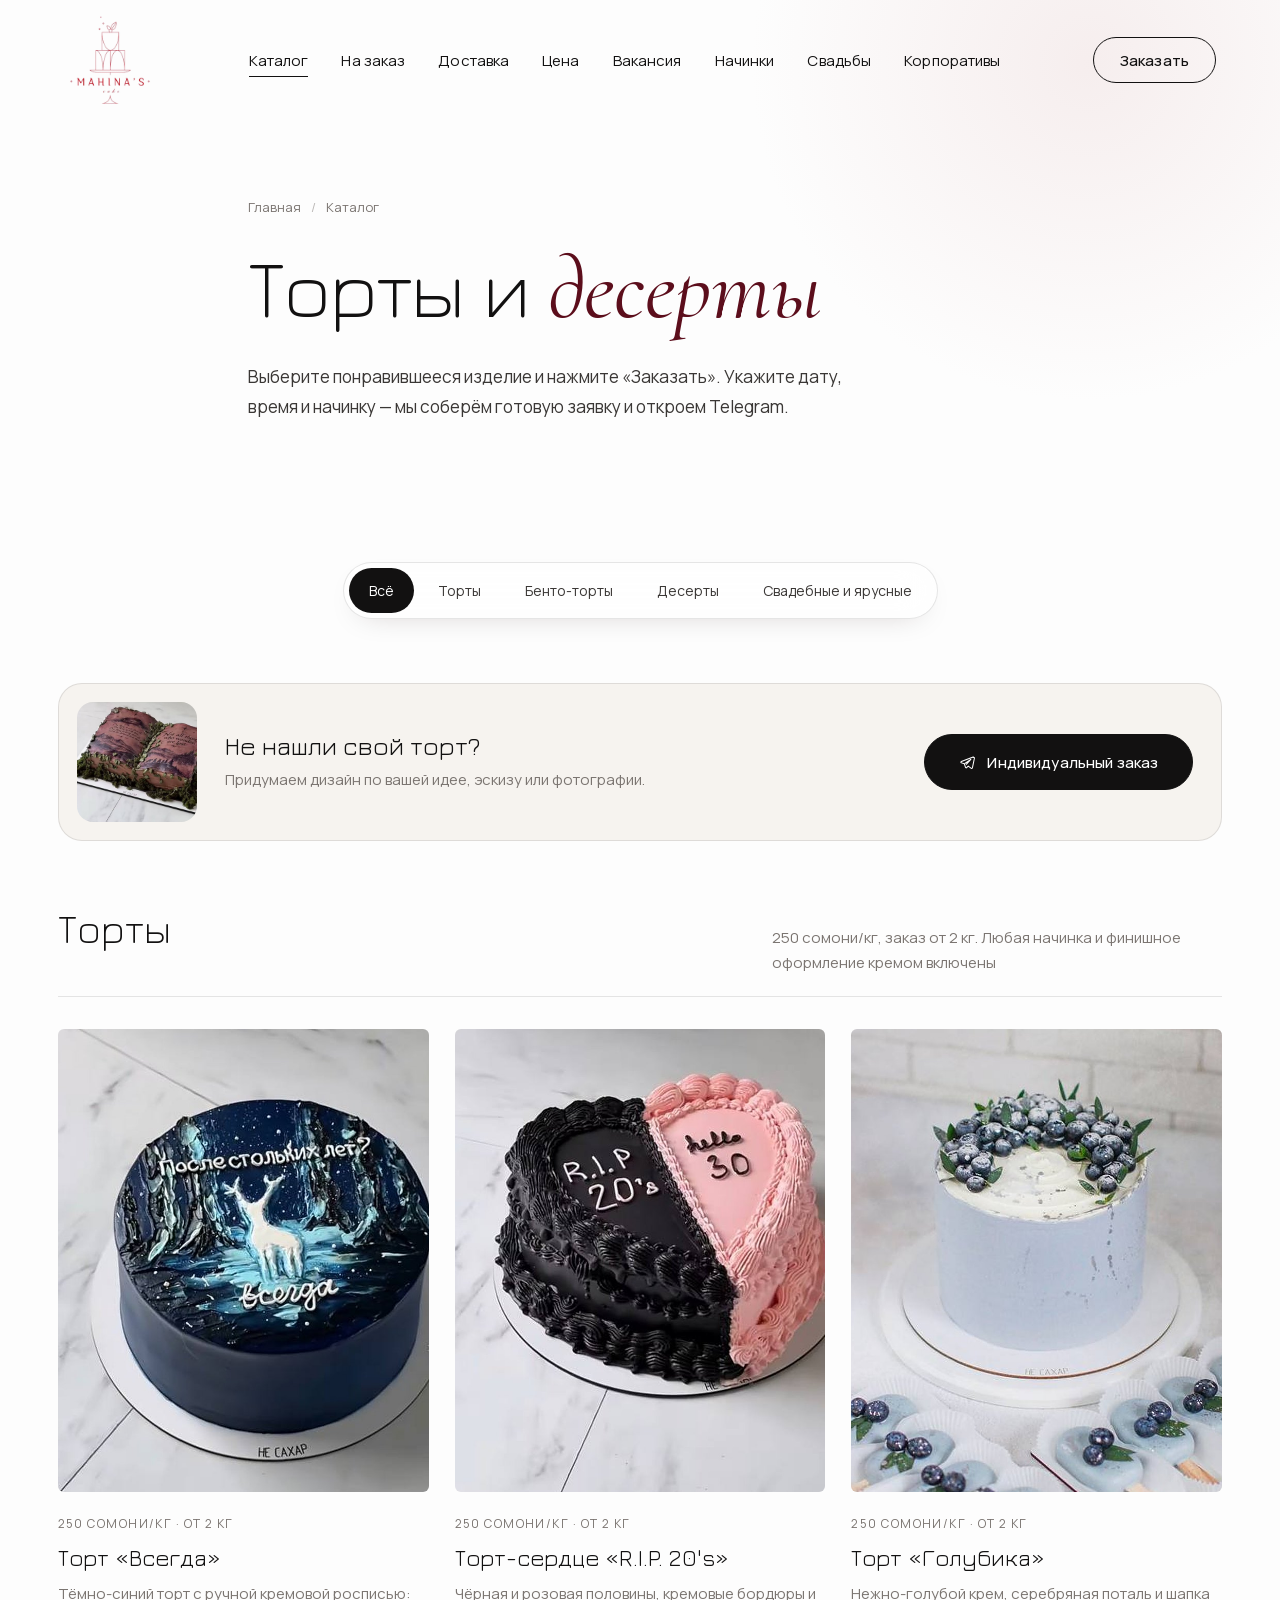
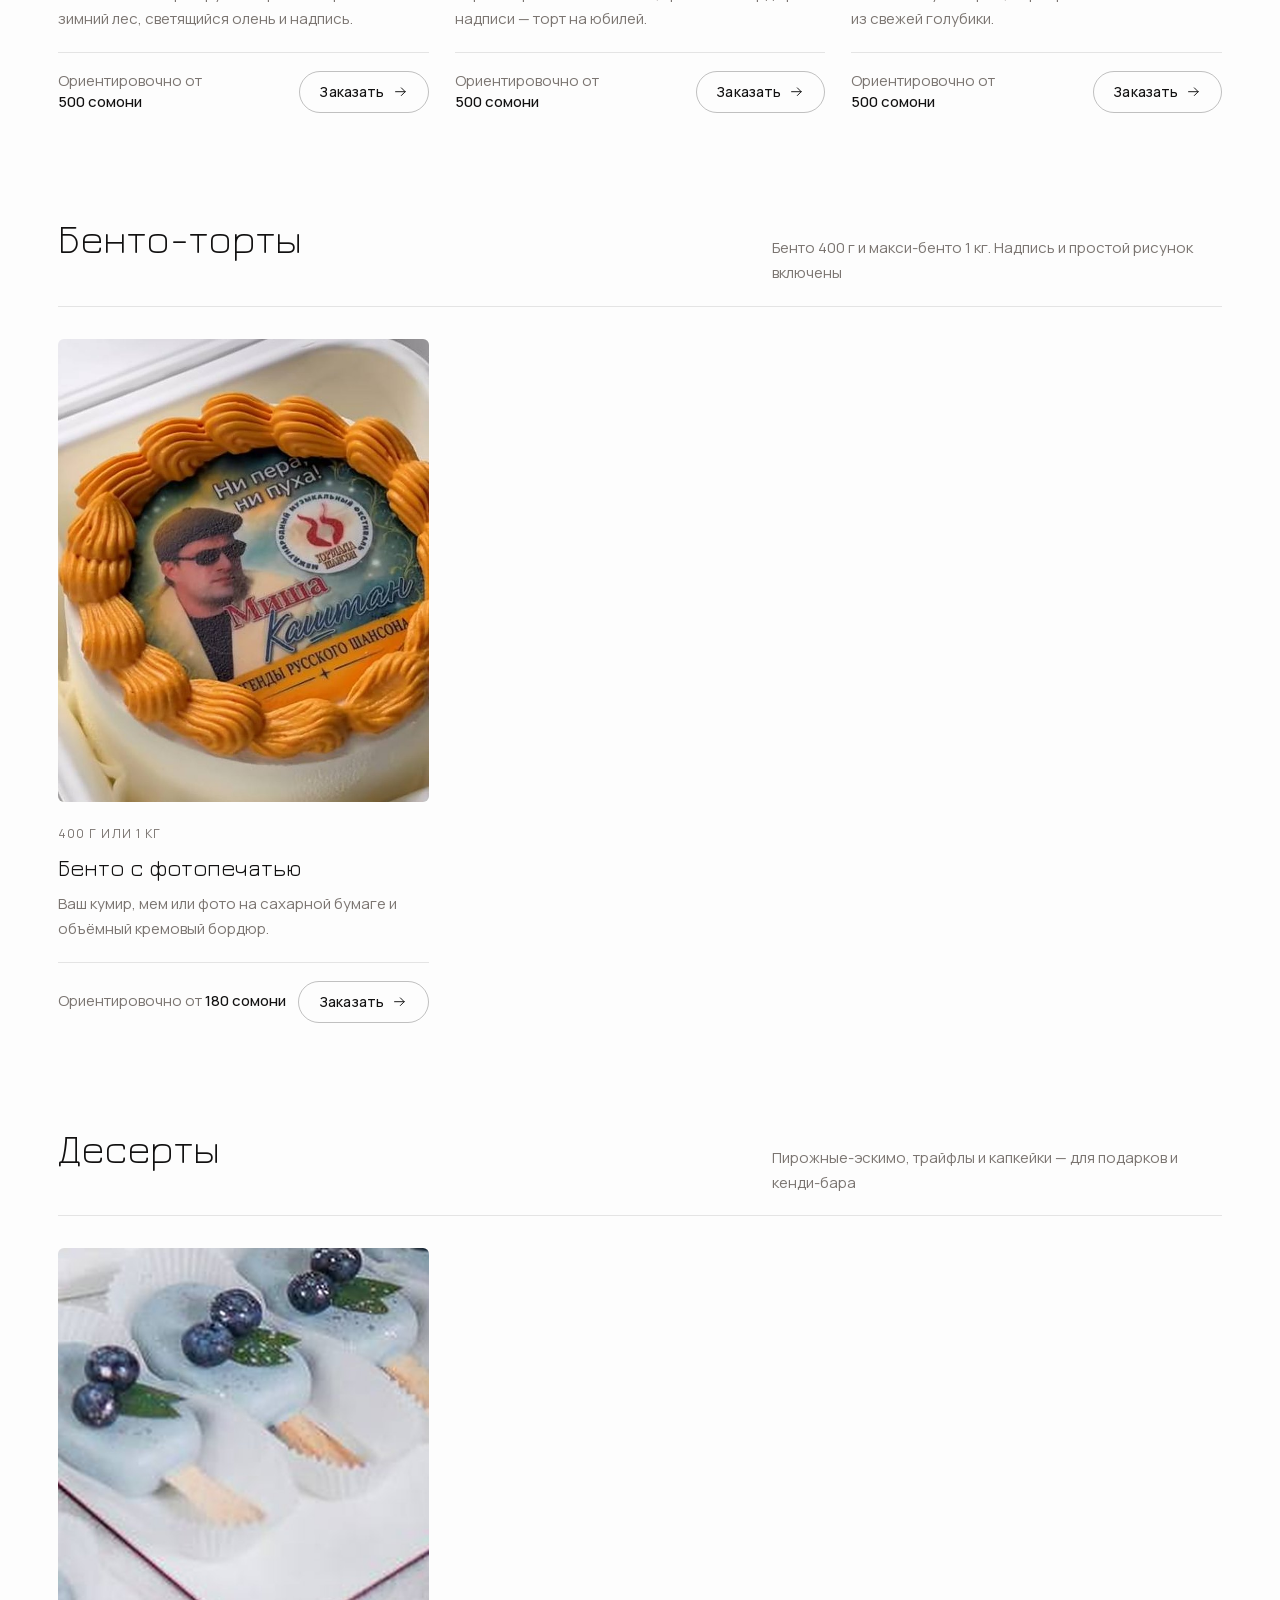
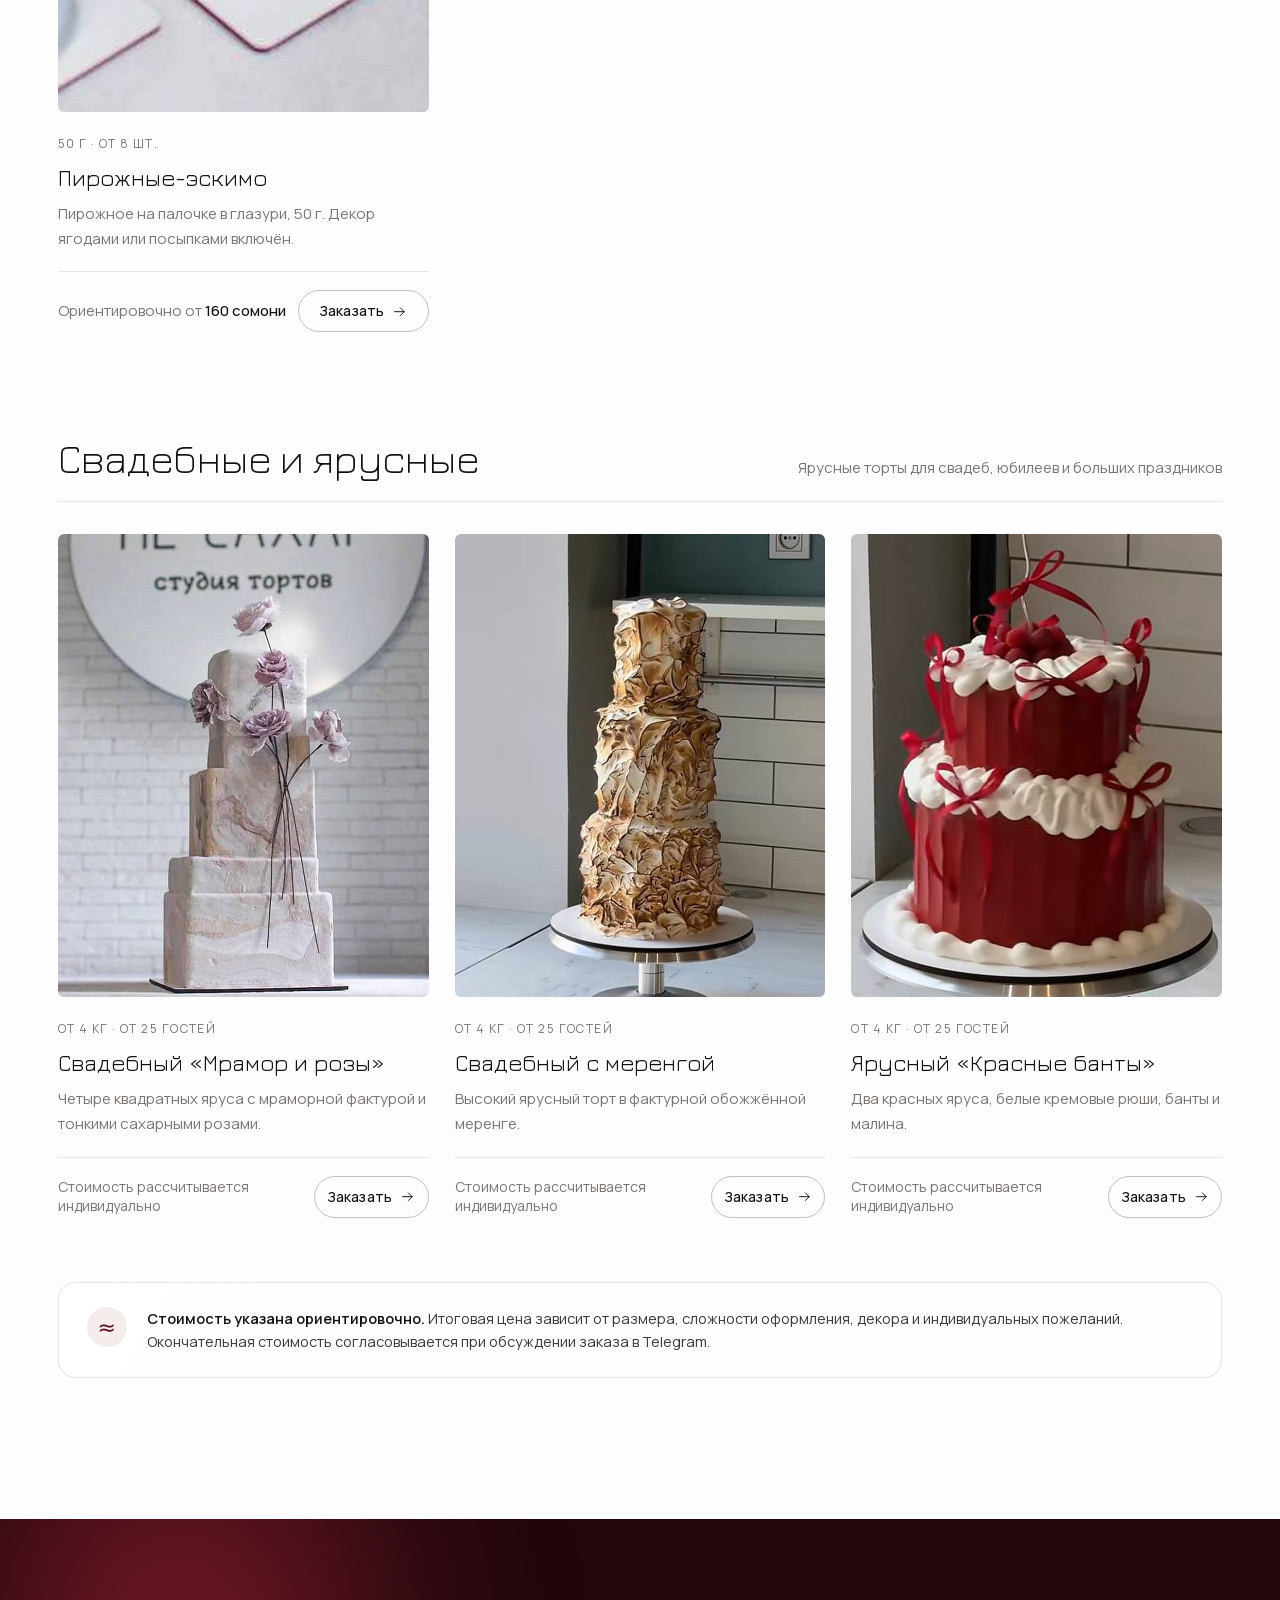
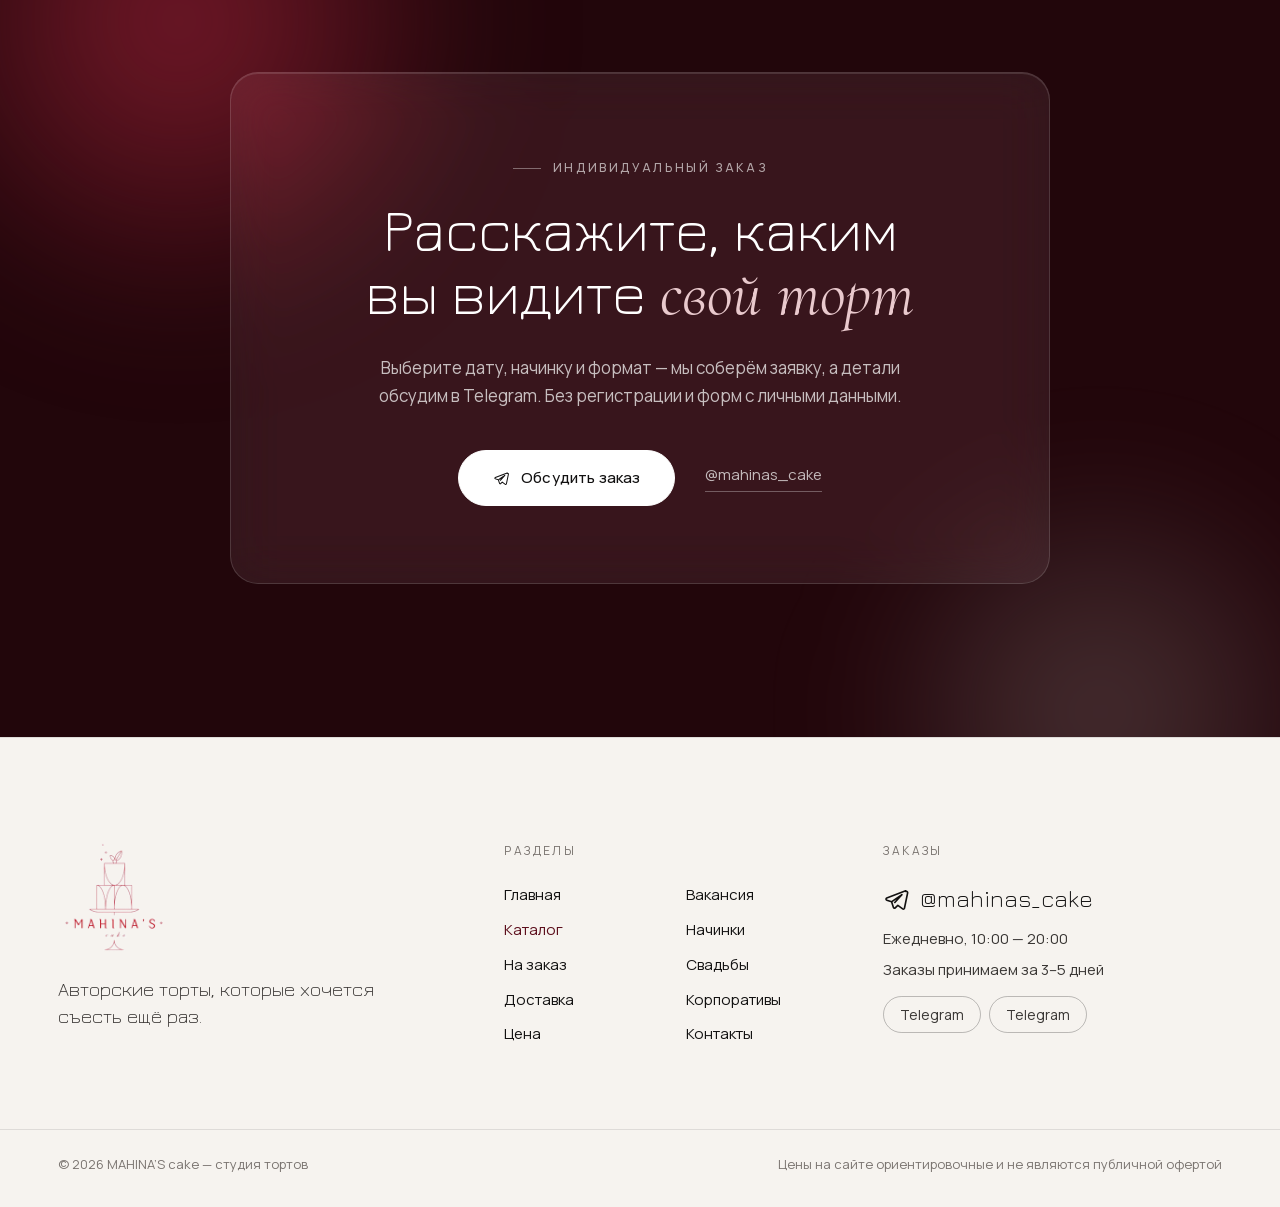
<file: catalog.html>
<!doctype html>
<html lang="ru">
<head>
<meta charset="utf-8">
<meta name="viewport" content="width=device-width, initial-scale=1, viewport-fit=cover">
<title>Каталог тортов и десертов — MAHINA’S</title>
<meta name="description" content="Торты, бенто, свадебные и ярусные торты, пирожные-эскимо. Ориентировочные цены и заказ в Telegram.">
<meta name="theme-color" content="#FDFDFD">
<meta name="view-transition" content="same-origin">

<meta property="og:type" content="website">
<meta property="og:locale" content="ru_RU">
<meta property="og:site_name" content="MAHINA’S cake — студия тортов">
<meta property="og:title" content="Каталог тортов и десертов — MAHINA’S">
<meta property="og:description" content="Торты, бенто, свадебные и ярусные торты, пирожные-эскимо. Ориентировочные цены и заказ в Telegram.">
<meta property="og:image" content="assets/img/logo-512.png">
<meta name="twitter:card" content="summary">
<link rel="icon" type="image/png" href="assets/img/favicon.png">
<link rel="apple-touch-icon" href="assets/img/apple-touch-icon.png">
<link rel="preload" href="assets/fonts/jura-cyrillic-2.woff2" as="font" type="font/woff2" crossorigin>
<link rel="preload" href="assets/fonts/manrope-cyrillic-4.woff2" as="font" type="font/woff2" crossorigin>
<link rel="stylesheet" href="assets/css/fonts.css">
<link rel="stylesheet" href="assets/css/style.css">
<script src="assets/js/main.js" defer></script>

</head>

<body data-page="catalog">
<a class="skip" href="#main">Перейти к содержанию</a>
<header class="header" data-header>
  <div class="header__inner">
    <a class="logo" href="index.html" aria-label="MAHINA’S cake — студия тортов — на главную">
      <img src="assets/img/logo-240.png" alt="MAHINA’S" width="92" height="92">
    </a>
    <nav class="nav" aria-label="Основная навигация">
      <ul class="nav__list">
<li><a class="nav__link" href="catalog.html" aria-current="page">Каталог</a></li>
<li><a class="nav__link" href="custom.html">На заказ</a></li>
<li><a class="nav__link" href="delivery.html">Доставка</a></li>
<li><a class="nav__link" href="prices.html">Цена</a></li>
<li><a class="nav__link" href="vacancy.html">Вакансия</a></li>
<li><a class="nav__link" href="fillings.html">Начинки</a></li>
<li><a class="nav__link" href="weddings.html">Свадьбы</a></li>
<li><a class="nav__link" href="corporate.html">Корпоративы</a></li>
      </ul>
    </nav>
    <a class="btn btn--ghost header__cta" href="catalog.html">Заказать</a>
    <button class="burger" type="button" aria-label="Открыть меню" aria-expanded="false" aria-controls="mobile-menu" data-burger>
      <span></span><span></span>
    </button>
  </div>
</header>
<div class="mmenu" id="mobile-menu" data-mmenu hidden>
  <div class="mmenu__glow" aria-hidden="true"></div>
  <nav aria-label="Мобильная навигация">
    <ul class="mmenu__list">
<li><a class="mmenu__link" href="index.html">Главная</a></li>
<li><a class="mmenu__link" href="catalog.html" aria-current="page">Каталог</a></li>
<li><a class="mmenu__link" href="custom.html">На заказ</a></li>
<li><a class="mmenu__link" href="delivery.html">Доставка</a></li>
<li><a class="mmenu__link" href="prices.html">Цена</a></li>
<li><a class="mmenu__link" href="vacancy.html">Вакансия</a></li>
<li><a class="mmenu__link" href="fillings.html">Начинки</a></li>
<li><a class="mmenu__link" href="weddings.html">Свадьбы</a></li>
<li><a class="mmenu__link" href="corporate.html">Корпоративы</a></li>
<li><a class="mmenu__link" href="contacts.html">Контакты</a></li>
    </ul>
  </nav>
  <div class="mmenu__foot">
    <a class="btn btn--primary btn--wide" href="catalog.html"><span>Заказать</span><svg class="icon" viewBox="0 0 24 24" aria-hidden="true"><path d="M4 12h15m-6-6 6 6-6 6" fill="none" stroke="currentColor" stroke-width="1.5" stroke-linecap="round" stroke-linejoin="round"/></svg></a>
    <p class="mmenu__note">Ежедневно, 10:00 — 20:00 · @mahinas_cake</p>
  </div>
</div>

<main id="main">

  <section class="page-hero">
    <div class="container page-hero__inner">
      <nav class="crumbs reveal" aria-label="Хлебные крошки"><a href="index.html">Главная</a><span>Каталог</span></nav>
      <h1 class="h1 reveal" style="--d:60ms">Торты и <em>десерты</em></h1>
      <p class="lead reveal" style="--d:120ms">Выберите понравившееся изделие и нажмите «Заказать». Укажите дату, время и начинку — мы соберём готовую заявку и откроем Telegram.</p>
    </div>
  </section>

  <section class="section section--tight">
    <div class="container">
      <div class="tabs-wrap">
        <div class="tabs" role="toolbar" aria-label="Категории каталога" data-tabs>
<button class="tabs__btn is-active" type="button" data-filter="all" aria-pressed="true">Всё</button>
<button class="tabs__btn" type="button" data-filter="cakes" aria-pressed="false">Торты</button>
<button class="tabs__btn" type="button" data-filter="bento" aria-pressed="false">Бенто-торты</button>
<button class="tabs__btn" type="button" data-filter="desserts" aria-pressed="false">Десерты</button>
<button class="tabs__btn" type="button" data-filter="wedding" aria-pressed="false">Свадебные и ярусные</button>
        </div>
      </div>

      <a class="own-cake reveal" href="https://t.me/mahinas_cake?text=%D0%97%D0%B4%D1%80%D0%B0%D0%B2%D1%81%D1%82%D0%B2%D1%83%D0%B9%D1%82%D0%B5%21%20%D0%A5%D0%BE%D1%87%D1%83%20%D0%B7%D0%B0%D0%BA%D0%B0%D0%B7%D0%B0%D1%82%D1%8C%20%D1%82%D0%BE%D1%80%D1%82%20%D0%BF%D0%BE%20%D0%B8%D0%BD%D0%B4%D0%B8%D0%B2%D0%B8%D0%B4%D1%83%D0%B0%D0%BB%D1%8C%D0%BD%D0%BE%D0%BC%D1%83%20%D0%B4%D0%B8%D0%B7%D0%B0%D0%B9%D0%BD%D1%83." target="_blank" rel="noopener" data-order="custom">
        <span class="own-cake__media" aria-hidden="true"><img src="assets/img/photos/custom-book.jpg?v=1794580538" alt="Торт в виде книги" loading="lazy" decoding="async"></span>
        <span>
          <span class="own-cake__title">Не нашли свой торт?</span>
          <span class="own-cake__lead">Придумаем дизайн по вашей идее, эскизу или фотографии.</span>
        </span>
        <span class="btn btn--primary own-cake__btn"><svg class="icon" viewBox="0 0 24 24" aria-hidden="true"><path d="M20.6 4.3 3.4 11c-.9.4-.9 1.6.1 1.9l4.3 1.4 1.7 5.2c.2.7 1.1.9 1.6.4l2.4-2.3 4.4 3.2c.6.4 1.4.1 1.6-.6l2.9-14c.2-.9-.7-1.6-1.6-1.2Z" fill="none" stroke="currentColor" stroke-width="1.5" stroke-linejoin="round"/><path d="m8 14.2 9.2-6.4-6.9 7.6" fill="none" stroke="currentColor" stroke-width="1.5" stroke-linejoin="round"/></svg><span>Индивидуальный заказ</span></span>
      </a>

      <div class="catalog__groups" data-products aria-live="polite">

<section class="cat-group" data-group="cakes" aria-labelledby="g-cakes">
  <div class="cat-group__head reveal">
    <h2 class="cat-group__title" id="g-cakes">Торты</h2>
    <p class="cat-group__lead">250 сомони/кг, заказ от 2 кг. Любая начинка и финишное оформление кремом включены</p>
  </div>
  <div class="products">

<article class="product reveal" data-cat="cakes" id="cake-always" style="--d:0ms">
  <button class="product__media" type="button" data-open="cake-always" aria-label="Подробнее: Торт «Всегда»">
    <img src="assets/img/photos/cake-always.jpg?v=1794580538" alt="Торт «Всегда»" loading="lazy" decoding="async">
    <span class="product__peek" aria-hidden="true">Подробнее</span>
  </button>
  <div class="product__body">
    <p class="product__meta">250 сомони/кг · от 2 кг</p>
    <h3 class="product__title"><button type="button" data-open="cake-always">Торт «Всегда»</button></h3>
    <p class="product__desc">Тёмно-синий торт с ручной кремовой росписью: зимний лес, светящийся олень и надпись.</p>
    <div class="product__foot">
      <span class="price"><span class="price__label">Ориентировочно от</span> 500&nbsp;сомони</span>
      <a class="btn btn--small" href="https://t.me/mahinas_cake?text=%D0%97%D0%B4%D1%80%D0%B0%D0%B2%D1%81%D1%82%D0%B2%D1%83%D0%B9%D1%82%D0%B5%21%20%D0%A5%D0%BE%D1%87%D1%83%20%D0%BE%D0%B1%D1%81%D1%83%D0%B4%D0%B8%D1%82%D1%8C%20%D0%B7%D0%B0%D0%BA%D0%B0%D0%B7%20%E2%80%94%20%D0%A2%D0%BE%D1%80%D1%82%20%C2%AB%D0%92%D1%81%D0%B5%D0%B3%D0%B4%D0%B0%C2%BB." target="_blank" rel="noopener" data-order="cake-always" ><span>Заказать</span><svg class="icon" viewBox="0 0 24 24" aria-hidden="true"><path d="M4 12h15m-6-6 6 6-6 6" fill="none" stroke="currentColor" stroke-width="1.5" stroke-linecap="round" stroke-linejoin="round"/></svg></a>
    </div>
  </div>
</article>

<article class="product reveal" data-cat="cakes" id="cake-heart-30" style="--d:70ms">
  <button class="product__media" type="button" data-open="cake-heart-30" aria-label="Подробнее: Торт-сердце «R.I.P. 20&#x27;s»">
    <img src="assets/img/photos/cake-heart-30.jpg?v=1794580538" alt="Торт-сердце «R.I.P. 20&#x27;s»" loading="lazy" decoding="async">
    <span class="product__peek" aria-hidden="true">Подробнее</span>
  </button>
  <div class="product__body">
    <p class="product__meta">250 сомони/кг · от 2 кг</p>
    <h3 class="product__title"><button type="button" data-open="cake-heart-30">Торт-сердце «R.I.P. 20&#x27;s»</button></h3>
    <p class="product__desc">Чёрная и розовая половины, кремовые бордюры и надписи — торт на юбилей.</p>
    <div class="product__foot">
      <span class="price"><span class="price__label">Ориентировочно от</span> 500&nbsp;сомони</span>
      <a class="btn btn--small" href="https://t.me/mahinas_cake?text=%D0%97%D0%B4%D1%80%D0%B0%D0%B2%D1%81%D1%82%D0%B2%D1%83%D0%B9%D1%82%D0%B5%21%20%D0%A5%D0%BE%D1%87%D1%83%20%D0%BE%D0%B1%D1%81%D1%83%D0%B4%D0%B8%D1%82%D1%8C%20%D0%B7%D0%B0%D0%BA%D0%B0%D0%B7%20%E2%80%94%20%D0%A2%D0%BE%D1%80%D1%82-%D1%81%D0%B5%D1%80%D0%B4%D1%86%D0%B5%20%C2%ABR.I.P.%2020%27s%C2%BB." target="_blank" rel="noopener" data-order="cake-heart-30" ><span>Заказать</span><svg class="icon" viewBox="0 0 24 24" aria-hidden="true"><path d="M4 12h15m-6-6 6 6-6 6" fill="none" stroke="currentColor" stroke-width="1.5" stroke-linecap="round" stroke-linejoin="round"/></svg></a>
    </div>
  </div>
</article>

<article class="product reveal" data-cat="cakes" id="cake-blueberry" style="--d:140ms">
  <button class="product__media" type="button" data-open="cake-blueberry" aria-label="Подробнее: Торт «Голубика»">
    <img src="assets/img/photos/cake-blueberry.jpg?v=1794580538" alt="Торт «Голубика»" loading="lazy" decoding="async">
    <span class="product__peek" aria-hidden="true">Подробнее</span>
  </button>
  <div class="product__body">
    <p class="product__meta">250 сомони/кг · от 2 кг</p>
    <h3 class="product__title"><button type="button" data-open="cake-blueberry">Торт «Голубика»</button></h3>
    <p class="product__desc">Нежно-голубой крем, серебряная поталь и шапка из свежей голубики.</p>
    <div class="product__foot">
      <span class="price"><span class="price__label">Ориентировочно от</span> 500&nbsp;сомони</span>
      <a class="btn btn--small" href="https://t.me/mahinas_cake?text=%D0%97%D0%B4%D1%80%D0%B0%D0%B2%D1%81%D1%82%D0%B2%D1%83%D0%B9%D1%82%D0%B5%21%20%D0%A5%D0%BE%D1%87%D1%83%20%D0%BE%D0%B1%D1%81%D1%83%D0%B4%D0%B8%D1%82%D1%8C%20%D0%B7%D0%B0%D0%BA%D0%B0%D0%B7%20%E2%80%94%20%D0%A2%D0%BE%D1%80%D1%82%20%C2%AB%D0%93%D0%BE%D0%BB%D1%83%D0%B1%D0%B8%D0%BA%D0%B0%C2%BB." target="_blank" rel="noopener" data-order="cake-blueberry" ><span>Заказать</span><svg class="icon" viewBox="0 0 24 24" aria-hidden="true"><path d="M4 12h15m-6-6 6 6-6 6" fill="none" stroke="currentColor" stroke-width="1.5" stroke-linecap="round" stroke-linejoin="round"/></svg></a>
    </div>
  </div>
</article>
  </div>
</section>

<section class="cat-group" data-group="bento" aria-labelledby="g-bento">
  <div class="cat-group__head reveal">
    <h2 class="cat-group__title" id="g-bento">Бенто-торты</h2>
    <p class="cat-group__lead">Бенто 400 г и макси-бенто 1 кг. Надпись и простой рисунок включены</p>
  </div>
  <div class="products">

<article class="product reveal" data-cat="bento" id="bento-photo" style="--d:0ms">
  <button class="product__media" type="button" data-open="bento-photo" aria-label="Подробнее: Бенто с фотопечатью">
    <img src="assets/img/photos/bento-photo.jpg?v=1794580538" alt="Бенто с фотопечатью" loading="lazy" decoding="async">
    <span class="product__peek" aria-hidden="true">Подробнее</span>
  </button>
  <div class="product__body">
    <p class="product__meta">400 г или 1 кг</p>
    <h3 class="product__title"><button type="button" data-open="bento-photo">Бенто с фотопечатью</button></h3>
    <p class="product__desc">Ваш кумир, мем или фото на сахарной бумаге и объёмный кремовый бордюр.</p>
    <div class="product__foot">
      <span class="price"><span class="price__label">Ориентировочно от</span> 180&nbsp;сомони</span>
      <a class="btn btn--small" href="https://t.me/mahinas_cake?text=%D0%97%D0%B4%D1%80%D0%B0%D0%B2%D1%81%D1%82%D0%B2%D1%83%D0%B9%D1%82%D0%B5%21%20%D0%A5%D0%BE%D1%87%D1%83%20%D0%BE%D0%B1%D1%81%D1%83%D0%B4%D0%B8%D1%82%D1%8C%20%D0%B7%D0%B0%D0%BA%D0%B0%D0%B7%20%E2%80%94%20%D0%91%D0%B5%D0%BD%D1%82%D0%BE%20%D1%81%20%D1%84%D0%BE%D1%82%D0%BE%D0%BF%D0%B5%D1%87%D0%B0%D1%82%D1%8C%D1%8E." target="_blank" rel="noopener" data-order="bento-photo" ><span>Заказать</span><svg class="icon" viewBox="0 0 24 24" aria-hidden="true"><path d="M4 12h15m-6-6 6 6-6 6" fill="none" stroke="currentColor" stroke-width="1.5" stroke-linecap="round" stroke-linejoin="round"/></svg></a>
    </div>
  </div>
</article>
  </div>
</section>

<section class="cat-group" data-group="desserts" aria-labelledby="g-desserts">
  <div class="cat-group__head reveal">
    <h2 class="cat-group__title" id="g-desserts">Десерты</h2>
    <p class="cat-group__lead">Пирожные-эскимо, трайфлы и капкейки — для подарков и кенди-бара</p>
  </div>
  <div class="products">

<article class="product reveal" data-cat="desserts" id="eskimo" style="--d:0ms">
  <button class="product__media" type="button" data-open="eskimo" aria-label="Подробнее: Пирожные-эскимо">
    <img src="assets/img/photos/eskimo.jpg?v=1794580538" alt="Пирожные-эскимо" loading="lazy" decoding="async">
    <span class="product__peek" aria-hidden="true">Подробнее</span>
  </button>
  <div class="product__body">
    <p class="product__meta">50 г · от 8 шт.</p>
    <h3 class="product__title"><button type="button" data-open="eskimo">Пирожные-эскимо</button></h3>
    <p class="product__desc">Пирожное на палочке в глазури, 50 г. Декор ягодами или посыпками включён.</p>
    <div class="product__foot">
      <span class="price"><span class="price__label">Ориентировочно от</span> 160&nbsp;сомони</span>
      <a class="btn btn--small" href="https://t.me/mahinas_cake?text=%D0%97%D0%B4%D1%80%D0%B0%D0%B2%D1%81%D1%82%D0%B2%D1%83%D0%B9%D1%82%D0%B5%21%20%D0%A5%D0%BE%D1%87%D1%83%20%D0%BE%D0%B1%D1%81%D1%83%D0%B4%D0%B8%D1%82%D1%8C%20%D0%B7%D0%B0%D0%BA%D0%B0%D0%B7%20%E2%80%94%20%D0%9F%D0%B8%D1%80%D0%BE%D0%B6%D0%BD%D1%8B%D0%B5-%D1%8D%D1%81%D0%BA%D0%B8%D0%BC%D0%BE." target="_blank" rel="noopener" data-order="eskimo" ><span>Заказать</span><svg class="icon" viewBox="0 0 24 24" aria-hidden="true"><path d="M4 12h15m-6-6 6 6-6 6" fill="none" stroke="currentColor" stroke-width="1.5" stroke-linecap="round" stroke-linejoin="round"/></svg></a>
    </div>
  </div>
</article>
  </div>
</section>

<section class="cat-group" data-group="wedding" aria-labelledby="g-wedding">
  <div class="cat-group__head reveal">
    <h2 class="cat-group__title" id="g-wedding">Свадебные и ярусные</h2>
    <p class="cat-group__lead">Ярусные торты для свадеб, юбилеев и больших праздников</p>
  </div>
  <div class="products">

<article class="product reveal" data-cat="wedding" id="wedding-marble" style="--d:0ms">
  <button class="product__media" type="button" data-open="wedding-marble" aria-label="Подробнее: Свадебный «Мрамор и розы»">
    <img src="assets/img/photos/wedding-marble.jpg?v=1794580538" alt="Свадебный «Мрамор и розы»" loading="lazy" decoding="async">
    <span class="product__peek" aria-hidden="true">Подробнее</span>
  </button>
  <div class="product__body">
    <p class="product__meta">от 4 кг · от 25 гостей</p>
    <h3 class="product__title"><button type="button" data-open="wedding-marble">Свадебный «Мрамор и розы»</button></h3>
    <p class="product__desc">Четыре квадратных яруса с мраморной фактурой и тонкими сахарными розами.</p>
    <div class="product__foot">
      <span class="price price--custom">Стоимость рассчитывается индивидуально</span>
      <a class="btn btn--small" href="https://t.me/mahinas_cake?text=%D0%97%D0%B4%D1%80%D0%B0%D0%B2%D1%81%D1%82%D0%B2%D1%83%D0%B9%D1%82%D0%B5%21%20%D0%A5%D0%BE%D1%87%D1%83%20%D0%BE%D0%B1%D1%81%D1%83%D0%B4%D0%B8%D1%82%D1%8C%20%D0%B7%D0%B0%D0%BA%D0%B0%D0%B7%20%E2%80%94%20%D0%A1%D0%B2%D0%B0%D0%B4%D0%B5%D0%B1%D0%BD%D1%8B%D0%B9%20%C2%AB%D0%9C%D1%80%D0%B0%D0%BC%D0%BE%D1%80%20%D0%B8%20%D1%80%D0%BE%D0%B7%D1%8B%C2%BB." target="_blank" rel="noopener" data-order="wedding-marble" ><span>Заказать</span><svg class="icon" viewBox="0 0 24 24" aria-hidden="true"><path d="M4 12h15m-6-6 6 6-6 6" fill="none" stroke="currentColor" stroke-width="1.5" stroke-linecap="round" stroke-linejoin="round"/></svg></a>
    </div>
  </div>
</article>

<article class="product reveal" data-cat="wedding" id="wedding-meringue" style="--d:70ms">
  <button class="product__media" type="button" data-open="wedding-meringue" aria-label="Подробнее: Свадебный с меренгой">
    <img src="assets/img/photos/wedding-meringue.jpg?v=1794580538" alt="Свадебный с меренгой" loading="lazy" decoding="async">
    <span class="product__peek" aria-hidden="true">Подробнее</span>
  </button>
  <div class="product__body">
    <p class="product__meta">от 4 кг · от 25 гостей</p>
    <h3 class="product__title"><button type="button" data-open="wedding-meringue">Свадебный с меренгой</button></h3>
    <p class="product__desc">Высокий ярусный торт в фактурной обожжённой меренге.</p>
    <div class="product__foot">
      <span class="price price--custom">Стоимость рассчитывается индивидуально</span>
      <a class="btn btn--small" href="https://t.me/mahinas_cake?text=%D0%97%D0%B4%D1%80%D0%B0%D0%B2%D1%81%D1%82%D0%B2%D1%83%D0%B9%D1%82%D0%B5%21%20%D0%A5%D0%BE%D1%87%D1%83%20%D0%BE%D0%B1%D1%81%D1%83%D0%B4%D0%B8%D1%82%D1%8C%20%D0%B7%D0%B0%D0%BA%D0%B0%D0%B7%20%E2%80%94%20%D0%A1%D0%B2%D0%B0%D0%B4%D0%B5%D0%B1%D0%BD%D1%8B%D0%B9%20%D1%81%20%D0%BC%D0%B5%D1%80%D0%B5%D0%BD%D0%B3%D0%BE%D0%B9." target="_blank" rel="noopener" data-order="wedding-meringue" ><span>Заказать</span><svg class="icon" viewBox="0 0 24 24" aria-hidden="true"><path d="M4 12h15m-6-6 6 6-6 6" fill="none" stroke="currentColor" stroke-width="1.5" stroke-linecap="round" stroke-linejoin="round"/></svg></a>
    </div>
  </div>
</article>

<article class="product reveal" data-cat="wedding" id="tiered-red-bows" style="--d:140ms">
  <button class="product__media" type="button" data-open="tiered-red-bows" aria-label="Подробнее: Ярусный «Красные банты»">
    <img src="assets/img/photos/tiered-red-bows.jpg?v=1794580538" alt="Ярусный «Красные банты»" loading="lazy" decoding="async">
    <span class="product__peek" aria-hidden="true">Подробнее</span>
  </button>
  <div class="product__body">
    <p class="product__meta">от 4 кг · от 25 гостей</p>
    <h3 class="product__title"><button type="button" data-open="tiered-red-bows">Ярусный «Красные банты»</button></h3>
    <p class="product__desc">Два красных яруса, белые кремовые рюши, банты и малина.</p>
    <div class="product__foot">
      <span class="price price--custom">Стоимость рассчитывается индивидуально</span>
      <a class="btn btn--small" href="https://t.me/mahinas_cake?text=%D0%97%D0%B4%D1%80%D0%B0%D0%B2%D1%81%D1%82%D0%B2%D1%83%D0%B9%D1%82%D0%B5%21%20%D0%A5%D0%BE%D1%87%D1%83%20%D0%BE%D0%B1%D1%81%D1%83%D0%B4%D0%B8%D1%82%D1%8C%20%D0%B7%D0%B0%D0%BA%D0%B0%D0%B7%20%E2%80%94%20%D0%AF%D1%80%D1%83%D1%81%D0%BD%D1%8B%D0%B9%20%C2%AB%D0%9A%D1%80%D0%B0%D1%81%D0%BD%D1%8B%D0%B5%20%D0%B1%D0%B0%D0%BD%D1%82%D1%8B%C2%BB." target="_blank" rel="noopener" data-order="tiered-red-bows" ><span>Заказать</span><svg class="icon" viewBox="0 0 24 24" aria-hidden="true"><path d="M4 12h15m-6-6 6 6-6 6" fill="none" stroke="currentColor" stroke-width="1.5" stroke-linecap="round" stroke-linejoin="round"/></svg></a>
    </div>
  </div>
</article>
  </div>
</section>
      </div>
      <aside class="price-note reveal" aria-label="О стоимости">
  <span class="price-note__mark" aria-hidden="true">≈</span>
  <p><strong>Стоимость указана ориентировочно.</strong> Итоговая цена зависит от размера, сложности оформления, декора и индивидуальных пожеланий. Окончательная стоимость согласовывается при обсуждении заказа в&nbsp;Telegram.</p>
</aside>

    </div>
  </section>

<section class="cta">
  <div class="cta__bg" aria-hidden="true"><span class="cta__orb cta__orb--1"></span><span class="cta__orb cta__orb--2"></span></div>
  <div class="container cta__inner">
    <div class="cta__glass reveal">
      <p class="eyebrow eyebrow--light">Индивидуальный заказ</p>
      <h2 class="cta__title">Расскажите, каким вы&nbsp;видите <em>свой торт</em></h2>
      <p class="cta__lead">Выберите дату, начинку и формат — мы соберём заявку, а&nbsp;детали обсудим в&nbsp;Telegram. Без регистрации и&nbsp;форм с личными данными.</p>
      <div class="cta__actions">
        <a class="btn btn--light" href="https://t.me/mahinas_cake?text=%D0%97%D0%B4%D1%80%D0%B0%D0%B2%D1%81%D1%82%D0%B2%D1%83%D0%B9%D1%82%D0%B5%21%20%D0%A5%D0%BE%D1%87%D1%83%20%D0%B7%D0%B0%D0%BA%D0%B0%D0%B7%D0%B0%D1%82%D1%8C%20%D1%82%D0%BE%D1%80%D1%82%20%D0%BF%D0%BE%20%D0%B8%D0%BD%D0%B4%D0%B8%D0%B2%D0%B8%D0%B4%D1%83%D0%B0%D0%BB%D1%8C%D0%BD%D0%BE%D0%BC%D1%83%20%D0%B4%D0%B8%D0%B7%D0%B0%D0%B9%D0%BD%D1%83." target="_blank" rel="noopener" data-order="custom"><svg class="icon" viewBox="0 0 24 24" aria-hidden="true"><path d="M20.6 4.3 3.4 11c-.9.4-.9 1.6.1 1.9l4.3 1.4 1.7 5.2c.2.7 1.1.9 1.6.4l2.4-2.3 4.4 3.2c.6.4 1.4.1 1.6-.6l2.9-14c.2-.9-.7-1.6-1.6-1.2Z" fill="none" stroke="currentColor" stroke-width="1.5" stroke-linejoin="round"/><path d="m8 14.2 9.2-6.4-6.9 7.6" fill="none" stroke="currentColor" stroke-width="1.5" stroke-linejoin="round"/></svg><span>Обсудить заказ</span></a>
        <a class="cta__handle" href="https://t.me/mahinas_cake" target="_blank" rel="noopener">@mahinas_cake</a>
      </div>
    </div>
  </div>
</section>

</main>
<footer class="footer">
  <div class="container footer__inner">
    <div class="footer__brand">
      <img class="footer__logo" src="assets/img/logo-240.png" alt="Логотип MAHINA’S" width="112" height="112" loading="lazy">
      <p class="footer__claim">Авторские торты, которые хочется съесть ещё раз.</p>
    </div>
    <nav class="footer__nav" aria-label="Навигация в подвале">
      <p class="footer__label">Разделы</p>
      <ul>
<li><a class="footer__link" href="index.html">Главная</a></li>
<li><a class="footer__link" href="catalog.html" aria-current="page">Каталог</a></li>
<li><a class="footer__link" href="custom.html">На заказ</a></li>
<li><a class="footer__link" href="delivery.html">Доставка</a></li>
<li><a class="footer__link" href="prices.html">Цена</a></li>
<li><a class="footer__link" href="vacancy.html">Вакансия</a></li>
<li><a class="footer__link" href="fillings.html">Начинки</a></li>
<li><a class="footer__link" href="weddings.html">Свадьбы</a></li>
<li><a class="footer__link" href="corporate.html">Корпоративы</a></li>
<li><a class="footer__link" href="contacts.html">Контакты</a></li>
      </ul>
    </nav>
    <div class="footer__contact">
      <p class="footer__label">Заказы</p>
      <a class="footer__tg" href="https://t.me/mahinas_cake?text=%D0%97%D0%B4%D1%80%D0%B0%D0%B2%D1%81%D1%82%D0%B2%D1%83%D0%B9%D1%82%D0%B5%21%20%D0%A5%D0%BE%D1%87%D1%83%20%D0%BE%D0%B1%D1%81%D1%83%D0%B4%D0%B8%D1%82%D1%8C%20%D0%B7%D0%B0%D0%BA%D0%B0%D0%B7%20%D1%82%D0%BE%D1%80%D1%82%D0%B0." target="_blank" rel="noopener"><svg class="icon" viewBox="0 0 24 24" aria-hidden="true"><path d="M20.6 4.3 3.4 11c-.9.4-.9 1.6.1 1.9l4.3 1.4 1.7 5.2c.2.7 1.1.9 1.6.4l2.4-2.3 4.4 3.2c.6.4 1.4.1 1.6-.6l2.9-14c.2-.9-.7-1.6-1.6-1.2Z" fill="none" stroke="currentColor" stroke-width="1.5" stroke-linejoin="round"/><path d="m8 14.2 9.2-6.4-6.9 7.6" fill="none" stroke="currentColor" stroke-width="1.5" stroke-linejoin="round"/></svg> @mahinas_cake</a>
      <p>Ежедневно, 10:00 — 20:00</p>
      <p>Заказы принимаем за 3–5 дней</p>
      <ul class="footer-socials"><li><a class="footer-socials__link" href="https://t.me/mahinas_cake" target="_blank" rel="noopener">Telegram</a></li><li><a class="footer-socials__link" href="https://t.me/mahinas_cake" target="_blank" rel="noopener">Telegram</a></li></ul>
    </div>
  </div>
  <div class="container footer__bottom">
    <p>© 2026 MAHINA’S cake — студия тортов</p>
    <p>Цены на сайте ориентировочные и не являются публичной офертой</p>
  </div>
</footer>
<dialog class="modal" data-modal aria-labelledby="modal-title">
  <div class="modal__box" tabindex="-1">
    <button class="modal__close" type="button" data-close aria-label="Закрыть">
      <svg viewBox="0 0 24 24" aria-hidden="true"><path d="M6 6l12 12M18 6 6 18" stroke="currentColor" stroke-width="1.5" stroke-linecap="round"/></svg>
    </button>
    <div class="modal__media"><img data-m-img alt=""></div>
    <div class="modal__body">
      <p class="eyebrow" data-m-cat></p>
      <h2 class="modal__title" id="modal-title" data-m-name></h2>
      <p class="modal__weight" data-m-weight></p>
      <p class="modal__details" data-m-details></p>
      <div class="modal__price" data-m-price></div>
      <p class="modal__hint">Цена ориентировочная: итог зависит от размера, декора и пожеланий. Точную стоимость согласуем в&nbsp;Telegram.</p>
      <a class="btn btn--primary btn--wide" data-m-order href="https://t.me/mahinas_cake" target="_blank" rel="noopener"><span>Заказать</span><svg class="icon" viewBox="0 0 24 24" aria-hidden="true"><path d="M4 12h15m-6-6 6 6-6 6" fill="none" stroke="currentColor" stroke-width="1.5" stroke-linecap="round" stroke-linejoin="round"/></svg></a>
    </div>
  </div>
</dialog>

<dialog class="order" data-order-modal aria-labelledby="order-title">
  <div class="order__box" tabindex="-1">
    <header class="order__head">
      <div class="order__product">
        <img data-o-img alt="" width="56" height="56">
        <div>
          <p class="order__kicker" id="order-title">Заявка на заказ</p>
          <p class="order__pname" data-o-name></p>
          <p class="order__pprice" data-o-price></p>
        </div>
      </div>
      <button class="order__close" type="button" data-order-close aria-label="Закрыть">
        <svg viewBox="0 0 24 24" aria-hidden="true"><path d="M6 6l12 12M18 6 6 18" stroke="currentColor" stroke-width="1.5" stroke-linecap="round"/></svg>
      </button>
    </header>

    <div class="order__scroll">
      <div class="order__fields">
        <div class="field field--wide" data-o-sizes hidden>
          <span class="field__label" data-o-sizes-title>Вариант</span>
          <div class="chips" data-o-sizes-list></div>
        </div>
        <label class="field">
          <span class="field__label">Дата</span>
          <input type="date" data-o-field="date">
        </label>
        <label class="field">
          <span class="field__label">Время</span>
          <select data-o-field="time"><option value="">Любое</option></select>
        </label>
        <label class="field field--wide" data-o-cake-only>
          <span class="field__label">Начинка</span>
          <select data-o-field="filling"><option value="">Посоветуйте мне</option></select>
        </label>
        <div class="field field--wide">
          <span class="field__label">Получение</span>
          <div class="segmented" role="radiogroup" aria-label="Способ получения">
            <label><input type="radio" name="o-get" value="Самовывоз" data-o-field="get" checked><span>Самовывоз</span></label>
            <label><input type="radio" name="o-get" value="Доставка" data-o-field="get"><span>Доставка</span></label>
          </div>
        </div>
        <label class="field field--wide" data-o-street hidden>
          <span class="field__label">Улица доставки</span>
          <input type="text" maxlength="80" placeholder="Например: Невский проспект" autocomplete="off" data-o-field="street">
          <span class="field__hint">Только улица — дом, квартиру и время уточним в&nbsp;Telegram.</span>
        </label>
        <label class="field field--wide" data-o-cake-only>
          <span class="field__label">Надпись на торте</span>
          <input type="text" maxlength="80" placeholder="Например: С днём рождения, Аня!" data-o-field="text">
        </label>
        <label class="field field--wide">
          <span class="field__label">Пожелания</span>
          <textarea rows="2" maxlength="400" placeholder="Повод, цвета, количество гостей, идея оформления…" data-o-field="comment"></textarea>
        </label>
      </div>

      <details class="order__preview">
        <summary>Посмотреть текст заявки</summary>
        <p class="bubble" data-o-preview></p>
      </details>
    </div>

    <footer class="order__foot">
      <a class="btn btn--primary btn--wide" href="https://t.me/mahinas_cake" target="_blank" rel="noopener" data-o-send><svg class="icon" viewBox="0 0 24 24" aria-hidden="true"><path d="M20.6 4.3 3.4 11c-.9.4-.9 1.6.1 1.9l4.3 1.4 1.7 5.2c.2.7 1.1.9 1.6.4l2.4-2.3 4.4 3.2c.6.4 1.4.1 1.6-.6l2.9-14c.2-.9-.7-1.6-1.6-1.2Z" fill="none" stroke="currentColor" stroke-width="1.5" stroke-linejoin="round"/><path d="m8 14.2 9.2-6.4-6.9 7.6" fill="none" stroke="currentColor" stroke-width="1.5" stroke-linejoin="round"/></svg><span>Перейти в Telegram</span></a>
      <button class="order__copy" type="button" data-o-copy><span data-o-copy-label>Скопировать заявку</span></button>
      <p class="order__note">Telegram откроется с готовым текстом — останется нажать «Отправить». Заявка также копируется в буфер обмена.</p>
    </footer>
  </div>
</dialog>
<script type="application/json" id="catalog-data">{"items": {"cake-always": {"name": "Торт «Всегда»", "details": "Роспись кремом по мотивам любимой истории — «После стольких лет? Всегда». Сюжет и надпись можно заменить на свои. В стоимость входят любая начинка и финишное оформление кремом; сложная творческая роспись оплачивается дополнительно.", "weight": "250 сомони/кг · от 2 кг", "price": "<span class=\"price\"><span class=\"price__label\">Ориентировочно от<\/span> 500&nbsp;сомони<\/span>", "img": "assets/img/photos/cake-always.jpg?v=1794580538", "imgLg": "assets/img/photos/cake-always.jpg?v=1794580538", "tg": "https://t.me/mahinas_cake?text=%D0%97%D0%B4%D1%80%D0%B0%D0%B2%D1%81%D1%82%D0%B2%D1%83%D0%B9%D1%82%D0%B5%21%20%D0%A5%D0%BE%D1%87%D1%83%20%D0%BE%D0%B1%D1%81%D1%83%D0%B4%D0%B8%D1%82%D1%8C%20%D0%B7%D0%B0%D0%BA%D0%B0%D0%B7%20%E2%80%94%20%D0%A2%D0%BE%D1%80%D1%82%20%C2%AB%D0%92%D1%81%D0%B5%D0%B3%D0%B4%D0%B0%C2%BB.", "options": {"title": "Вес и стоимость", "msg": "Вес", "multi": false, "choices": [{"label": "2 кг · 10–13 персон", "value": "2 кг · 10–13 персон", "available": true, "price": "от 500 сомони"}, {"label": "3 кг · 15–20 персон", "value": "3 кг · 15–20 персон", "available": true, "price": "от 750 сомони"}, {"label": "4 кг · 20–26 персон", "value": "4 кг · 20–26 персон", "available": true, "price": "от 1 000 сомони"}]}, "simple": false, "cat": "Торты", "fillings": null}, "cake-heart-30": {"name": "Торт-сердце «R.I.P. 20's»", "details": "Торт в форме сердца в двух цветах: «прощание» с двадцатыми и «hello 30». Цвета, надписи и цифры подберём под ваш повод. Любая начинка и оформление кремом включены в стоимость.", "weight": "250 сомони/кг · от 2 кг", "price": "<span class=\"price\"><span class=\"price__label\">Ориентировочно от<\/span> 500&nbsp;сомони<\/span>", "img": "assets/img/photos/cake-heart-30.jpg?v=1794580538", "imgLg": "assets/img/photos/cake-heart-30.jpg?v=1794580538", "tg": "https://t.me/mahinas_cake?text=%D0%97%D0%B4%D1%80%D0%B0%D0%B2%D1%81%D1%82%D0%B2%D1%83%D0%B9%D1%82%D0%B5%21%20%D0%A5%D0%BE%D1%87%D1%83%20%D0%BE%D0%B1%D1%81%D1%83%D0%B4%D0%B8%D1%82%D1%8C%20%D0%B7%D0%B0%D0%BA%D0%B0%D0%B7%20%E2%80%94%20%D0%A2%D0%BE%D1%80%D1%82-%D1%81%D0%B5%D1%80%D0%B4%D1%86%D0%B5%20%C2%ABR.I.P.%2020%27s%C2%BB.", "options": {"title": "Вес и стоимость", "msg": "Вес", "multi": false, "choices": [{"label": "2 кг · 10–13 персон", "value": "2 кг · 10–13 персон", "available": true, "price": "от 500 сомони"}, {"label": "3 кг · 15–20 персон", "value": "3 кг · 15–20 персон", "available": true, "price": "от 750 сомони"}, {"label": "4 кг · 20–26 персон", "value": "4 кг · 20–26 персон", "available": true, "price": "от 1 000 сомони"}]}, "simple": false, "cat": "Торты", "fillings": null}, "cake-blueberry": {"name": "Торт «Голубика»", "details": "Лаконичный торт в пастельной гамме с ягодной шапкой. Отлично смотрится в паре с пирожными-эскимо в том же цвете. Ягоды оплачиваются дополнительно.", "weight": "250 сомони/кг · от 2 кг", "price": "<span class=\"price\"><span class=\"price__label\">Ориентировочно от<\/span> 500&nbsp;сомони<\/span>", "img": "assets/img/photos/cake-blueberry.jpg?v=1794580538", "imgLg": "assets/img/photos/cake-blueberry.jpg?v=1794580538", "tg": "https://t.me/mahinas_cake?text=%D0%97%D0%B4%D1%80%D0%B0%D0%B2%D1%81%D1%82%D0%B2%D1%83%D0%B9%D1%82%D0%B5%21%20%D0%A5%D0%BE%D1%87%D1%83%20%D0%BE%D0%B1%D1%81%D1%83%D0%B4%D0%B8%D1%82%D1%8C%20%D0%B7%D0%B0%D0%BA%D0%B0%D0%B7%20%E2%80%94%20%D0%A2%D0%BE%D1%80%D1%82%20%C2%AB%D0%93%D0%BE%D0%BB%D1%83%D0%B1%D0%B8%D0%BA%D0%B0%C2%BB.", "options": {"title": "Вес и стоимость", "msg": "Вес", "multi": false, "choices": [{"label": "2 кг · 10–13 персон", "value": "2 кг · 10–13 персон", "available": true, "price": "от 500 сомони"}, {"label": "3 кг · 15–20 персон", "value": "3 кг · 15–20 персон", "available": true, "price": "от 750 сомони"}, {"label": "4 кг · 20–26 персон", "value": "4 кг · 20–26 персон", "available": true, "price": "от 1 000 сомони"}]}, "simple": false, "cat": "Торты", "fillings": null}, "bento-photo": {"name": "Бенто с фотопечатью", "details": "Бенто-торт в фирменном боксе. Надпись и простой рисунок включены в стоимость, сложный рисунок или фотопечать — +40 сомони. Для бенто доступны две начинки: шоколадная с солёной карамелью и «Клубничный йогурт».", "weight": "400 г или 1 кг", "price": "<span class=\"price\"><span class=\"price__label\">Ориентировочно от<\/span> 180&nbsp;сомони<\/span>", "img": "assets/img/photos/bento-photo.jpg?v=1794580538", "imgLg": "assets/img/photos/bento-photo.jpg?v=1794580538", "tg": "https://t.me/mahinas_cake?text=%D0%97%D0%B4%D1%80%D0%B0%D0%B2%D1%81%D1%82%D0%B2%D1%83%D0%B9%D1%82%D0%B5%21%20%D0%A5%D0%BE%D1%87%D1%83%20%D0%BE%D0%B1%D1%81%D1%83%D0%B4%D0%B8%D1%82%D1%8C%20%D0%B7%D0%B0%D0%BA%D0%B0%D0%B7%20%E2%80%94%20%D0%91%D0%B5%D0%BD%D1%82%D0%BE%20%D1%81%20%D1%84%D0%BE%D1%82%D0%BE%D0%BF%D0%B5%D1%87%D0%B0%D1%82%D1%8C%D1%8E.", "options": {"title": "Размер", "msg": "Размер", "multi": false, "choices": [{"label": "Бенто · 400 г", "value": "Бенто · 400 г", "available": true, "price": "от 180 сомони"}, {"label": "Макси-бенто · 1 кг", "value": "Макси-бенто · 1 кг", "available": true, "price": "от 300 сомони"}]}, "simple": false, "cat": "Бенто-торты", "fillings": ["Шоколад и солёная карамель", "Клубничный йогурт"]}, "eskimo": {"name": "Пирожные-эскимо", "details": "Пирожные-эскимо в цвет вашего праздника — по 20 сомони за штуку, минимальный заказ 8 штук. Декор ягодами или посыпками включён.", "weight": "50 г · от 8 шт.", "price": "<span class=\"price\"><span class=\"price__label\">Ориентировочно от<\/span> 160&nbsp;сомони<\/span>", "img": "assets/img/photos/eskimo.jpg?v=1794580538", "imgLg": "assets/img/photos/eskimo.jpg?v=1794580538", "tg": "https://t.me/mahinas_cake?text=%D0%97%D0%B4%D1%80%D0%B0%D0%B2%D1%81%D1%82%D0%B2%D1%83%D0%B9%D1%82%D0%B5%21%20%D0%A5%D0%BE%D1%87%D1%83%20%D0%BE%D0%B1%D1%81%D1%83%D0%B4%D0%B8%D1%82%D1%8C%20%D0%B7%D0%B0%D0%BA%D0%B0%D0%B7%20%E2%80%94%20%D0%9F%D0%B8%D1%80%D0%BE%D0%B6%D0%BD%D1%8B%D0%B5-%D1%8D%D1%81%D0%BA%D0%B8%D0%BC%D0%BE.", "options": {"title": "Количество", "msg": "Количество", "multi": false, "choices": [{"label": "8 шт.", "value": "8 шт.", "available": true, "price": "от 160 сомони"}, {"label": "12 шт.", "value": "12 шт.", "available": true, "price": "от 240 сомони"}, {"label": "16 шт.", "value": "16 шт.", "available": true, "price": "от 320 сомони"}, {"label": "24 шт.", "value": "24 шт.", "available": true, "price": "от 480 сомони"}]}, "simple": true, "cat": "Десерты", "fillings": null}, "wedding-marble": {"name": "Свадебный «Мрамор и розы»", "details": "Ярусный торт с мраморной фактурой в пудровой гамме и цветами на длинных стеблях. Вес, количество ярусов и начинки подберём под число гостей. Цветы и сложный декор оплачиваются отдельно.", "weight": "от 4 кг · от 25 гостей", "price": "<span class=\"price price--custom\">Стоимость рассчитывается индивидуально<\/span>", "img": "assets/img/photos/wedding-marble.jpg?v=1794580538", "imgLg": "assets/img/photos/wedding-marble.jpg?v=1794580538", "tg": "https://t.me/mahinas_cake?text=%D0%97%D0%B4%D1%80%D0%B0%D0%B2%D1%81%D1%82%D0%B2%D1%83%D0%B9%D1%82%D0%B5%21%20%D0%A5%D0%BE%D1%87%D1%83%20%D0%BE%D0%B1%D1%81%D1%83%D0%B4%D0%B8%D1%82%D1%8C%20%D0%B7%D0%B0%D0%BA%D0%B0%D0%B7%20%E2%80%94%20%D0%A1%D0%B2%D0%B0%D0%B4%D0%B5%D0%B1%D0%BD%D1%8B%D0%B9%20%C2%AB%D0%9C%D1%80%D0%B0%D0%BC%D0%BE%D1%80%20%D0%B8%20%D1%80%D0%BE%D0%B7%D1%8B%C2%BB.", "options": null, "simple": false, "cat": "Свадебные и ярусные", "fillings": null}, "wedding-meringue": {"name": "Свадебный с меренгой", "details": "Эффектный торт в итальянской меренге, обожжённой горелкой, — тёплый карамельный цвет и живая фактура. Вес и начинки подберём под число гостей.", "weight": "от 4 кг · от 25 гостей", "price": "<span class=\"price price--custom\">Стоимость рассчитывается индивидуально<\/span>", "img": "assets/img/photos/wedding-meringue.jpg?v=1794580538", "imgLg": "assets/img/photos/wedding-meringue.jpg?v=1794580538", "tg": "https://t.me/mahinas_cake?text=%D0%97%D0%B4%D1%80%D0%B0%D0%B2%D1%81%D1%82%D0%B2%D1%83%D0%B9%D1%82%D0%B5%21%20%D0%A5%D0%BE%D1%87%D1%83%20%D0%BE%D0%B1%D1%81%D1%83%D0%B4%D0%B8%D1%82%D1%8C%20%D0%B7%D0%B0%D0%BA%D0%B0%D0%B7%20%E2%80%94%20%D0%A1%D0%B2%D0%B0%D0%B4%D0%B5%D0%B1%D0%BD%D1%8B%D0%B9%20%D1%81%20%D0%BC%D0%B5%D1%80%D0%B5%D0%BD%D0%B3%D0%BE%D0%B9.", "options": null, "simple": false, "cat": "Свадебные и ярусные", "fillings": null}, "tiered-red-bows": {"name": "Ярусный «Красные банты»", "details": "Праздничный двухъярусный торт в насыщенном красном: рифлёные борта, рюши из крема, атласные банты и ягоды сверху. Подойдёт для Нового года, юбилея или свадьбы в красной гамме.", "weight": "от 4 кг · от 25 гостей", "price": "<span class=\"price price--custom\">Стоимость рассчитывается индивидуально<\/span>", "img": "assets/img/photos/tiered-red-bows.jpg?v=1794580538", "imgLg": "assets/img/photos/tiered-red-bows.jpg?v=1794580538", "tg": "https://t.me/mahinas_cake?text=%D0%97%D0%B4%D1%80%D0%B0%D0%B2%D1%81%D1%82%D0%B2%D1%83%D0%B9%D1%82%D0%B5%21%20%D0%A5%D0%BE%D1%87%D1%83%20%D0%BE%D0%B1%D1%81%D1%83%D0%B4%D0%B8%D1%82%D1%8C%20%D0%B7%D0%B0%D0%BA%D0%B0%D0%B7%20%E2%80%94%20%D0%AF%D1%80%D1%83%D1%81%D0%BD%D1%8B%D0%B9%20%C2%AB%D0%9A%D1%80%D0%B0%D1%81%D0%BD%D1%8B%D0%B5%20%D0%B1%D0%B0%D0%BD%D1%82%D1%8B%C2%BB.", "options": null, "simple": false, "cat": "Свадебные и ярусные", "fillings": null}, "custom": {"name": "Торт по индивидуальному дизайну", "details": "", "weight": "размер обсудим", "price": "<span class=\"price\"><span class=\"price__label\">Ориентировочно от<\/span> 180&nbsp;сомони<\/span>", "img": "assets/img/photos/custom-book.jpg?v=1794580538", "imgLg": "assets/img/photos/custom-book.jpg?v=1794580538", "tg": "https://t.me/mahinas_cake?text=%D0%97%D0%B4%D1%80%D0%B0%D0%B2%D1%81%D1%82%D0%B2%D1%83%D0%B9%D1%82%D0%B5%21%20%D0%A5%D0%BE%D1%87%D1%83%20%D0%BE%D0%B1%D1%81%D1%83%D0%B4%D0%B8%D1%82%D1%8C%20%D0%B7%D0%B0%D0%BA%D0%B0%D0%B7%20%D1%82%D0%BE%D1%80%D1%82%D0%B0.", "options": {"title": "Формат", "msg": "Формат", "multi": false, "choices": [{"label": "Бенто · 400 г", "value": "Бенто · 400 г", "available": true, "price": "от 180 сомони"}, {"label": "Макси-бенто · 1 кг", "value": "Макси-бенто · 1 кг", "available": true, "price": "от 300 сомони"}, {"label": "Торт · 2 кг", "value": "Торт · 2 кг", "available": true, "price": "от 500 сомони"}, {"label": "Торт · 3 кг", "value": "Торт · 3 кг", "available": true, "price": "от 750 сомони"}, {"label": "Ярусный · от 4 кг", "value": "Ярусный · от 4 кг", "available": true, "price": ""}]}, "simple": false, "cat": "Индивидуальный заказ", "preset": true}, "wedding": {"name": "Свадебный торт", "details": "", "weight": "от 4 кг", "price": "<span class=\"price price--custom\">Стоимость рассчитывается индивидуально<\/span>", "img": "assets/img/photos/wedding-marble.jpg?v=1794580538", "imgLg": "assets/img/photos/wedding-marble.jpg?v=1794580538", "tg": "https://t.me/mahinas_cake?text=%D0%97%D0%B4%D1%80%D0%B0%D0%B2%D1%81%D1%82%D0%B2%D1%83%D0%B9%D1%82%D0%B5%21%20%D0%A5%D0%BE%D1%87%D1%83%20%D0%BE%D0%B1%D1%81%D1%83%D0%B4%D0%B8%D1%82%D1%8C%20%D0%B7%D0%B0%D0%BA%D0%B0%D0%B7%20%D1%82%D0%BE%D1%80%D1%82%D0%B0.", "options": {"title": "Количество гостей", "msg": "Гостей", "multi": false, "choices": [{"label": "до 25 гостей", "value": "до 25 гостей", "available": true, "price": ""}, {"label": "25–40 гостей", "value": "25–40 гостей", "available": true, "price": ""}, {"label": "40–80 гостей", "value": "40–80 гостей", "available": true, "price": ""}, {"label": "больше 80", "value": "больше 80", "available": true, "price": ""}]}, "simple": false, "cat": "Свадьбы", "preset": true}, "corporate": {"name": "Корпоративный заказ", "details": "", "weight": "объём обсудим", "price": "<span class=\"price price--custom\">Стоимость рассчитывается индивидуально<\/span>", "img": "assets/img/photos/cake-blueberry.jpg?v=1794580538", "imgLg": "assets/img/photos/cake-blueberry.jpg?v=1794580538", "tg": "https://t.me/mahinas_cake?text=%D0%97%D0%B4%D1%80%D0%B0%D0%B2%D1%81%D1%82%D0%B2%D1%83%D0%B9%D1%82%D0%B5%21%20%D0%A5%D0%BE%D1%87%D1%83%20%D0%BE%D0%B1%D1%81%D1%83%D0%B4%D0%B8%D1%82%D1%8C%20%D0%B7%D0%B0%D0%BA%D0%B0%D0%B7%20%D1%82%D0%BE%D1%80%D1%82%D0%B0.", "options": {"title": "Что нужно (можно несколько)", "msg": "Нужно", "multi": true, "choices": [{"label": "Торт с логотипом", "value": "Торт с логотипом", "available": true, "price": ""}, {"label": "Пирожные-эскимо", "value": "Пирожные-эскимо", "available": true, "price": ""}, {"label": "Трайфлы", "value": "Трайфлы", "available": true, "price": ""}, {"label": "Капкейки", "value": "Капкейки", "available": true, "price": ""}, {"label": "Подарочные бенто", "value": "Подарочные бенто", "available": true, "price": ""}]}, "simple": true, "cat": "Корпоративы", "preset": true}, "desserts": {"name": "Десерты поштучно", "details": "", "weight": "", "price": "<span class=\"price\"><span class=\"price__label\">Ориентировочно от<\/span> 20&nbsp;сомони<\/span>", "img": "assets/img/photos/eskimo.jpg?v=1794580538", "imgLg": "assets/img/photos/eskimo.jpg?v=1794580538", "tg": "https://t.me/mahinas_cake?text=%D0%97%D0%B4%D1%80%D0%B0%D0%B2%D1%81%D1%82%D0%B2%D1%83%D0%B9%D1%82%D0%B5%21%20%D0%A5%D0%BE%D1%87%D1%83%20%D0%BE%D0%B1%D1%81%D1%83%D0%B4%D0%B8%D1%82%D1%8C%20%D0%B7%D0%B0%D0%BA%D0%B0%D0%B7%20%D1%82%D0%BE%D1%80%D1%82%D0%B0.", "options": {"title": "Что нужно (можно несколько)", "msg": "Десерты", "multi": true, "choices": [{"label": "Пирожные-эскимо · от 8 шт.", "value": "Пирожные-эскимо · от 8 шт.", "available": true, "price": "от 20 сомони"}, {"label": "Трайфлы · от 9 шт.", "value": "Трайфлы · от 9 шт.", "available": true, "price": "от 30 сомони"}, {"label": "Капкейки · от 9 шт.", "value": "Капкейки · от 9 шт.", "available": true, "price": "от 25 сомони"}]}, "simple": true, "cat": "Десерты", "preset": true}}, "fillings": ["Красный бархат", "Сникерс", "Криспи", "Шоколад и вишня", "Мак и лимон", "Тропики", "Морковник и клюква", "Шоколад и брусника", "Клубничный йогурт"], "slots": ["10:00 — 11:00", "11:00 — 12:00", "12:00 — 13:00", "13:00 — 14:00", "14:00 — 15:00", "15:00 — 16:00", "16:00 — 17:00", "17:00 — 18:00", "18:00 — 19:00", "19:00 — 20:00"], "tg": "https://t.me/mahinas_cake", "intro": "Здравствуйте! Хочу оформить заказ", "site": ""}</script>


</body>
</html>
</file>
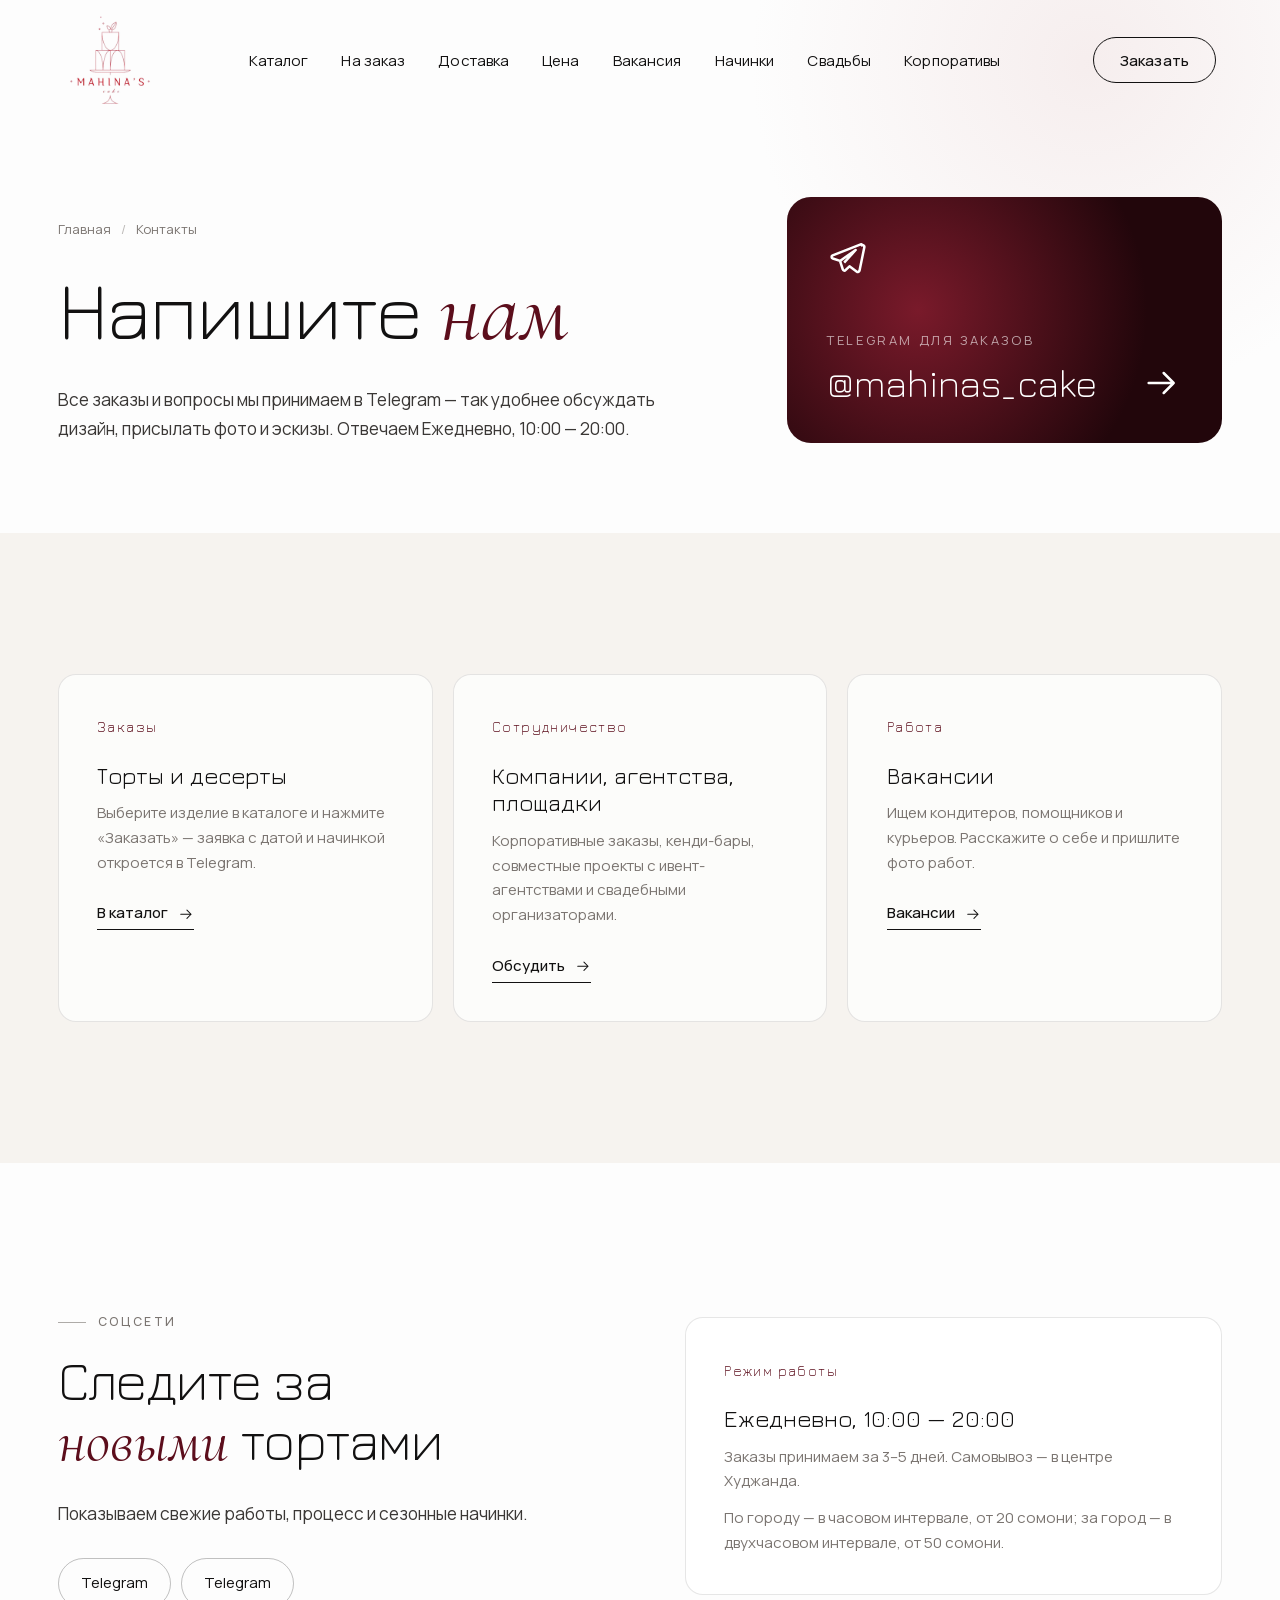
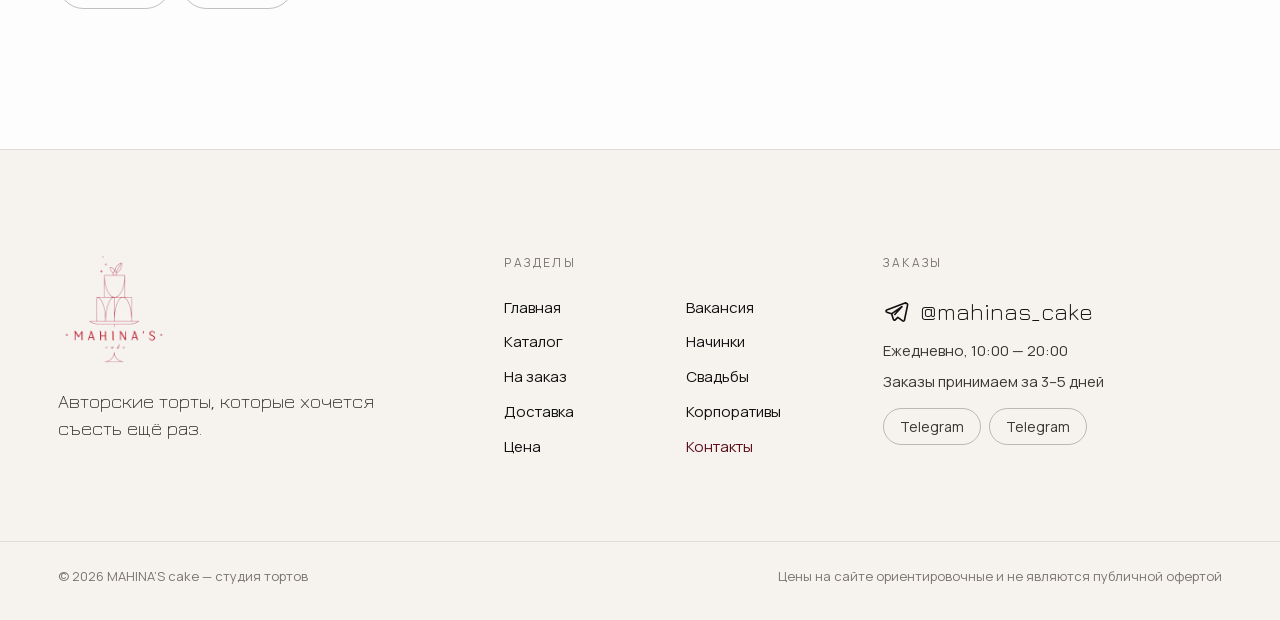
<file: contacts.html>
<!doctype html>
<html lang="ru">
<head>
<meta charset="utf-8">
<meta name="viewport" content="width=device-width, initial-scale=1, viewport-fit=cover">
<title>Контакты — MAHINA’S</title>
<meta name="description" content="Telegram для заказов, соцсети и сотрудничество со студией тортов MAHINA’S.">
<meta name="theme-color" content="#FDFDFD">
<meta name="view-transition" content="same-origin">

<meta property="og:type" content="website">
<meta property="og:locale" content="ru_RU">
<meta property="og:site_name" content="MAHINA’S cake — студия тортов">
<meta property="og:title" content="Контакты — MAHINA’S">
<meta property="og:description" content="Telegram для заказов, соцсети и сотрудничество со студией тортов MAHINA’S.">
<meta property="og:image" content="assets/img/logo-512.png">
<meta name="twitter:card" content="summary">
<link rel="icon" type="image/png" href="assets/img/favicon.png">
<link rel="apple-touch-icon" href="assets/img/apple-touch-icon.png">
<link rel="preload" href="assets/fonts/jura-cyrillic-2.woff2" as="font" type="font/woff2" crossorigin>
<link rel="preload" href="assets/fonts/manrope-cyrillic-4.woff2" as="font" type="font/woff2" crossorigin>
<link rel="stylesheet" href="assets/css/fonts.css">
<link rel="stylesheet" href="assets/css/style.css">
<script src="assets/js/main.js" defer></script>

</head>

<body data-page="contacts">
<a class="skip" href="#main">Перейти к содержанию</a>
<header class="header" data-header>
  <div class="header__inner">
    <a class="logo" href="index.html" aria-label="MAHINA’S cake — студия тортов — на главную">
      <img src="assets/img/logo-240.png" alt="MAHINA’S" width="92" height="92">
    </a>
    <nav class="nav" aria-label="Основная навигация">
      <ul class="nav__list">
<li><a class="nav__link" href="catalog.html">Каталог</a></li>
<li><a class="nav__link" href="custom.html">На заказ</a></li>
<li><a class="nav__link" href="delivery.html">Доставка</a></li>
<li><a class="nav__link" href="prices.html">Цена</a></li>
<li><a class="nav__link" href="vacancy.html">Вакансия</a></li>
<li><a class="nav__link" href="fillings.html">Начинки</a></li>
<li><a class="nav__link" href="weddings.html">Свадьбы</a></li>
<li><a class="nav__link" href="corporate.html">Корпоративы</a></li>
      </ul>
    </nav>
    <a class="btn btn--ghost header__cta" href="catalog.html">Заказать</a>
    <button class="burger" type="button" aria-label="Открыть меню" aria-expanded="false" aria-controls="mobile-menu" data-burger>
      <span></span><span></span>
    </button>
  </div>
</header>
<div class="mmenu" id="mobile-menu" data-mmenu hidden>
  <div class="mmenu__glow" aria-hidden="true"></div>
  <nav aria-label="Мобильная навигация">
    <ul class="mmenu__list">
<li><a class="mmenu__link" href="index.html">Главная</a></li>
<li><a class="mmenu__link" href="catalog.html">Каталог</a></li>
<li><a class="mmenu__link" href="custom.html">На заказ</a></li>
<li><a class="mmenu__link" href="delivery.html">Доставка</a></li>
<li><a class="mmenu__link" href="prices.html">Цена</a></li>
<li><a class="mmenu__link" href="vacancy.html">Вакансия</a></li>
<li><a class="mmenu__link" href="fillings.html">Начинки</a></li>
<li><a class="mmenu__link" href="weddings.html">Свадьбы</a></li>
<li><a class="mmenu__link" href="corporate.html">Корпоративы</a></li>
<li><a class="mmenu__link" href="contacts.html" aria-current="page">Контакты</a></li>
    </ul>
  </nav>
  <div class="mmenu__foot">
    <a class="btn btn--primary btn--wide" href="catalog.html"><span>Заказать</span><svg class="icon" viewBox="0 0 24 24" aria-hidden="true"><path d="M4 12h15m-6-6 6 6-6 6" fill="none" stroke="currentColor" stroke-width="1.5" stroke-linecap="round" stroke-linejoin="round"/></svg></a>
    <p class="mmenu__note">Ежедневно, 10:00 — 20:00 · @mahinas_cake</p>
  </div>
</div>

<main id="main">

  <section class="page-hero">
    <div class="container contact-hero">
      <div>
        <nav class="crumbs reveal" aria-label="Хлебные крошки"><a href="index.html">Главная</a><span>Контакты</span></nav>
        <h1 class="h1 reveal" style="--d:60ms">Напишите <em>нам</em></h1>
        <p class="lead reveal" style="--d:120ms">Все заказы и вопросы мы принимаем в Telegram — так удобнее обсуждать дизайн, присылать фото и эскизы. Отвечаем Ежедневно, 10:00 — 20:00.</p>
      </div>
      <a class="tg-card reveal" href="https://t.me/mahinas_cake?text=%D0%97%D0%B4%D1%80%D0%B0%D0%B2%D1%81%D1%82%D0%B2%D1%83%D0%B9%D1%82%D0%B5%21%20%D0%A5%D0%BE%D1%87%D1%83%20%D0%BE%D0%B1%D1%81%D1%83%D0%B4%D0%B8%D1%82%D1%8C%20%D0%B7%D0%B0%D0%BA%D0%B0%D0%B7%20%D1%82%D0%BE%D1%80%D1%82%D0%B0." target="_blank" rel="noopener" style="--d:160ms">
        <svg class="icon" viewBox="0 0 24 24" aria-hidden="true"><path d="M20.6 4.3 3.4 11c-.9.4-.9 1.6.1 1.9l4.3 1.4 1.7 5.2c.2.7 1.1.9 1.6.4l2.4-2.3 4.4 3.2c.6.4 1.4.1 1.6-.6l2.9-14c.2-.9-.7-1.6-1.6-1.2Z" fill="none" stroke="currentColor" stroke-width="1.5" stroke-linejoin="round"/><path d="m8 14.2 9.2-6.4-6.9 7.6" fill="none" stroke="currentColor" stroke-width="1.5" stroke-linejoin="round"/></svg>
        <span class="tg-card__label">Telegram для заказов</span>
        <span class="tg-card__handle">@mahinas_cake <svg class="icon" viewBox="0 0 24 24" aria-hidden="true"><path d="M4 12h15m-6-6 6 6-6 6" fill="none" stroke="currentColor" stroke-width="1.5" stroke-linecap="round" stroke-linejoin="round"/></svg></span>
      </a>
    </div>
  </section>

  <section class="section section--cream">
    <div class="container">
      <div class="cards">
        <div class="card reveal">
          <span class="card__num">Заказы</span>
          <h3 class="card__title">Торты и десерты</h3>
          <p>Выберите изделие в каталоге и нажмите «Заказать» — заявка с датой и начинкой откроется в Telegram.</p>
          <a class="link-arrow" href="catalog.html">В каталог <svg class="icon" viewBox="0 0 24 24" aria-hidden="true"><path d="M4 12h15m-6-6 6 6-6 6" fill="none" stroke="currentColor" stroke-width="1.5" stroke-linecap="round" stroke-linejoin="round"/></svg></a>
        </div>
        <div class="card reveal" style="--d:80ms">
          <span class="card__num">Сотрудничество</span>
          <h3 class="card__title">Компании, агентства, площадки</h3>
          <p>Корпоративные заказы, кенди-бары, совместные проекты с ивент-агентствами и свадебными организаторами.</p>
          <a class="link-arrow" href="https://t.me/mahinas_cake?text=%D0%97%D0%B4%D1%80%D0%B0%D0%B2%D1%81%D1%82%D0%B2%D1%83%D0%B9%D1%82%D0%B5%21%20%D0%98%D0%BD%D1%82%D0%B5%D1%80%D0%B5%D1%81%D1%83%D0%B5%D1%82%20%D0%BA%D0%BE%D1%80%D0%BF%D0%BE%D1%80%D0%B0%D1%82%D0%B8%D0%B2%D0%BD%D1%8B%D0%B9%20%D0%B7%D0%B0%D0%BA%D0%B0%D0%B7." target="_blank" rel="noopener" data-order="corporate">Обсудить <svg class="icon" viewBox="0 0 24 24" aria-hidden="true"><path d="M4 12h15m-6-6 6 6-6 6" fill="none" stroke="currentColor" stroke-width="1.5" stroke-linecap="round" stroke-linejoin="round"/></svg></a>
        </div>
        <div class="card reveal" style="--d:160ms">
          <span class="card__num">Работа</span>
          <h3 class="card__title">Вакансии</h3>
          <p>Ищем кондитеров, помощников и курьеров. Расскажите о себе и пришлите фото работ.</p>
          <a class="link-arrow" href="vacancy.html">Вакансии <svg class="icon" viewBox="0 0 24 24" aria-hidden="true"><path d="M4 12h15m-6-6 6 6-6 6" fill="none" stroke="currentColor" stroke-width="1.5" stroke-linecap="round" stroke-linejoin="round"/></svg></a>
        </div>
      </div>
    </div>
  </section>

  <section class="section">
    <div class="container editorial">
      <div class="editorial__text reveal">
        <p class="eyebrow">Соцсети</p>
        <h2 class="h2">Следите за <em>новыми</em> тортами</h2>
        <p class="lead">Показываем свежие работы, процесс и сезонные начинки.</p>
        <div style="margin-top:30px"><ul class="socials"><li><a class="socials__link" href="https://t.me/mahinas_cake" target="_blank" rel="noopener">Telegram</a></li><li><a class="socials__link" href="https://t.me/mahinas_cake" target="_blank" rel="noopener">Telegram</a></li></ul></div>
      </div>
      <div class="reveal" style="--d:120ms">
        <div class="card">
          <span class="card__num">Режим работы</span>
          <h3 class="card__title">Ежедневно, 10:00 — 20:00</h3>
          <p>Заказы принимаем за 3–5 дней. Самовывоз — в центре Худжанда.</p>
          <p style="margin-top:12px">По городу — в часовом интервале, от 20 сомони; за город — в двухчасовом интервале, от 50 сомони.</p>
        </div>
      </div>
    </div>
  </section>

</main>
<footer class="footer">
  <div class="container footer__inner">
    <div class="footer__brand">
      <img class="footer__logo" src="assets/img/logo-240.png" alt="Логотип MAHINA’S" width="112" height="112" loading="lazy">
      <p class="footer__claim">Авторские торты, которые хочется съесть ещё раз.</p>
    </div>
    <nav class="footer__nav" aria-label="Навигация в подвале">
      <p class="footer__label">Разделы</p>
      <ul>
<li><a class="footer__link" href="index.html">Главная</a></li>
<li><a class="footer__link" href="catalog.html">Каталог</a></li>
<li><a class="footer__link" href="custom.html">На заказ</a></li>
<li><a class="footer__link" href="delivery.html">Доставка</a></li>
<li><a class="footer__link" href="prices.html">Цена</a></li>
<li><a class="footer__link" href="vacancy.html">Вакансия</a></li>
<li><a class="footer__link" href="fillings.html">Начинки</a></li>
<li><a class="footer__link" href="weddings.html">Свадьбы</a></li>
<li><a class="footer__link" href="corporate.html">Корпоративы</a></li>
<li><a class="footer__link" href="contacts.html" aria-current="page">Контакты</a></li>
      </ul>
    </nav>
    <div class="footer__contact">
      <p class="footer__label">Заказы</p>
      <a class="footer__tg" href="https://t.me/mahinas_cake?text=%D0%97%D0%B4%D1%80%D0%B0%D0%B2%D1%81%D1%82%D0%B2%D1%83%D0%B9%D1%82%D0%B5%21%20%D0%A5%D0%BE%D1%87%D1%83%20%D0%BE%D0%B1%D1%81%D1%83%D0%B4%D0%B8%D1%82%D1%8C%20%D0%B7%D0%B0%D0%BA%D0%B0%D0%B7%20%D1%82%D0%BE%D1%80%D1%82%D0%B0." target="_blank" rel="noopener"><svg class="icon" viewBox="0 0 24 24" aria-hidden="true"><path d="M20.6 4.3 3.4 11c-.9.4-.9 1.6.1 1.9l4.3 1.4 1.7 5.2c.2.7 1.1.9 1.6.4l2.4-2.3 4.4 3.2c.6.4 1.4.1 1.6-.6l2.9-14c.2-.9-.7-1.6-1.6-1.2Z" fill="none" stroke="currentColor" stroke-width="1.5" stroke-linejoin="round"/><path d="m8 14.2 9.2-6.4-6.9 7.6" fill="none" stroke="currentColor" stroke-width="1.5" stroke-linejoin="round"/></svg> @mahinas_cake</a>
      <p>Ежедневно, 10:00 — 20:00</p>
      <p>Заказы принимаем за 3–5 дней</p>
      <ul class="footer-socials"><li><a class="footer-socials__link" href="https://t.me/mahinas_cake" target="_blank" rel="noopener">Telegram</a></li><li><a class="footer-socials__link" href="https://t.me/mahinas_cake" target="_blank" rel="noopener">Telegram</a></li></ul>
    </div>
  </div>
  <div class="container footer__bottom">
    <p>© 2026 MAHINA’S cake — студия тортов</p>
    <p>Цены на сайте ориентировочные и не являются публичной офертой</p>
  </div>
</footer>
<dialog class="modal" data-modal aria-labelledby="modal-title">
  <div class="modal__box" tabindex="-1">
    <button class="modal__close" type="button" data-close aria-label="Закрыть">
      <svg viewBox="0 0 24 24" aria-hidden="true"><path d="M6 6l12 12M18 6 6 18" stroke="currentColor" stroke-width="1.5" stroke-linecap="round"/></svg>
    </button>
    <div class="modal__media"><img data-m-img alt=""></div>
    <div class="modal__body">
      <p class="eyebrow" data-m-cat></p>
      <h2 class="modal__title" id="modal-title" data-m-name></h2>
      <p class="modal__weight" data-m-weight></p>
      <p class="modal__details" data-m-details></p>
      <div class="modal__price" data-m-price></div>
      <p class="modal__hint">Цена ориентировочная: итог зависит от размера, декора и пожеланий. Точную стоимость согласуем в&nbsp;Telegram.</p>
      <a class="btn btn--primary btn--wide" data-m-order href="https://t.me/mahinas_cake" target="_blank" rel="noopener"><span>Заказать</span><svg class="icon" viewBox="0 0 24 24" aria-hidden="true"><path d="M4 12h15m-6-6 6 6-6 6" fill="none" stroke="currentColor" stroke-width="1.5" stroke-linecap="round" stroke-linejoin="round"/></svg></a>
    </div>
  </div>
</dialog>

<dialog class="order" data-order-modal aria-labelledby="order-title">
  <div class="order__box" tabindex="-1">
    <header class="order__head">
      <div class="order__product">
        <img data-o-img alt="" width="56" height="56">
        <div>
          <p class="order__kicker" id="order-title">Заявка на заказ</p>
          <p class="order__pname" data-o-name></p>
          <p class="order__pprice" data-o-price></p>
        </div>
      </div>
      <button class="order__close" type="button" data-order-close aria-label="Закрыть">
        <svg viewBox="0 0 24 24" aria-hidden="true"><path d="M6 6l12 12M18 6 6 18" stroke="currentColor" stroke-width="1.5" stroke-linecap="round"/></svg>
      </button>
    </header>

    <div class="order__scroll">
      <div class="order__fields">
        <div class="field field--wide" data-o-sizes hidden>
          <span class="field__label" data-o-sizes-title>Вариант</span>
          <div class="chips" data-o-sizes-list></div>
        </div>
        <label class="field">
          <span class="field__label">Дата</span>
          <input type="date" data-o-field="date">
        </label>
        <label class="field">
          <span class="field__label">Время</span>
          <select data-o-field="time"><option value="">Любое</option></select>
        </label>
        <label class="field field--wide" data-o-cake-only>
          <span class="field__label">Начинка</span>
          <select data-o-field="filling"><option value="">Посоветуйте мне</option></select>
        </label>
        <div class="field field--wide">
          <span class="field__label">Получение</span>
          <div class="segmented" role="radiogroup" aria-label="Способ получения">
            <label><input type="radio" name="o-get" value="Самовывоз" data-o-field="get" checked><span>Самовывоз</span></label>
            <label><input type="radio" name="o-get" value="Доставка" data-o-field="get"><span>Доставка</span></label>
          </div>
        </div>
        <label class="field field--wide" data-o-street hidden>
          <span class="field__label">Улица доставки</span>
          <input type="text" maxlength="80" placeholder="Например: Невский проспект" autocomplete="off" data-o-field="street">
          <span class="field__hint">Только улица — дом, квартиру и время уточним в&nbsp;Telegram.</span>
        </label>
        <label class="field field--wide" data-o-cake-only>
          <span class="field__label">Надпись на торте</span>
          <input type="text" maxlength="80" placeholder="Например: С днём рождения, Аня!" data-o-field="text">
        </label>
        <label class="field field--wide">
          <span class="field__label">Пожелания</span>
          <textarea rows="2" maxlength="400" placeholder="Повод, цвета, количество гостей, идея оформления…" data-o-field="comment"></textarea>
        </label>
      </div>

      <details class="order__preview">
        <summary>Посмотреть текст заявки</summary>
        <p class="bubble" data-o-preview></p>
      </details>
    </div>

    <footer class="order__foot">
      <a class="btn btn--primary btn--wide" href="https://t.me/mahinas_cake" target="_blank" rel="noopener" data-o-send><svg class="icon" viewBox="0 0 24 24" aria-hidden="true"><path d="M20.6 4.3 3.4 11c-.9.4-.9 1.6.1 1.9l4.3 1.4 1.7 5.2c.2.7 1.1.9 1.6.4l2.4-2.3 4.4 3.2c.6.4 1.4.1 1.6-.6l2.9-14c.2-.9-.7-1.6-1.6-1.2Z" fill="none" stroke="currentColor" stroke-width="1.5" stroke-linejoin="round"/><path d="m8 14.2 9.2-6.4-6.9 7.6" fill="none" stroke="currentColor" stroke-width="1.5" stroke-linejoin="round"/></svg><span>Перейти в Telegram</span></a>
      <button class="order__copy" type="button" data-o-copy><span data-o-copy-label>Скопировать заявку</span></button>
      <p class="order__note">Telegram откроется с готовым текстом — останется нажать «Отправить». Заявка также копируется в буфер обмена.</p>
    </footer>
  </div>
</dialog>
<script type="application/json" id="catalog-data">{"items": {"cake-always": {"name": "Торт «Всегда»", "details": "Роспись кремом по мотивам любимой истории — «После стольких лет? Всегда». Сюжет и надпись можно заменить на свои. В стоимость входят любая начинка и финишное оформление кремом; сложная творческая роспись оплачивается дополнительно.", "weight": "250 сомони/кг · от 2 кг", "price": "<span class=\"price\"><span class=\"price__label\">Ориентировочно от<\/span> 500&nbsp;сомони<\/span>", "img": "assets/img/photos/cake-always.jpg?v=1794580538", "imgLg": "assets/img/photos/cake-always.jpg?v=1794580538", "tg": "https://t.me/mahinas_cake?text=%D0%97%D0%B4%D1%80%D0%B0%D0%B2%D1%81%D1%82%D0%B2%D1%83%D0%B9%D1%82%D0%B5%21%20%D0%A5%D0%BE%D1%87%D1%83%20%D0%BE%D0%B1%D1%81%D1%83%D0%B4%D0%B8%D1%82%D1%8C%20%D0%B7%D0%B0%D0%BA%D0%B0%D0%B7%20%E2%80%94%20%D0%A2%D0%BE%D1%80%D1%82%20%C2%AB%D0%92%D1%81%D0%B5%D0%B3%D0%B4%D0%B0%C2%BB.", "options": {"title": "Вес и стоимость", "msg": "Вес", "multi": false, "choices": [{"label": "2 кг · 10–13 персон", "value": "2 кг · 10–13 персон", "available": true, "price": "от 500 сомони"}, {"label": "3 кг · 15–20 персон", "value": "3 кг · 15–20 персон", "available": true, "price": "от 750 сомони"}, {"label": "4 кг · 20–26 персон", "value": "4 кг · 20–26 персон", "available": true, "price": "от 1 000 сомони"}]}, "simple": false, "cat": "Торты", "fillings": null}, "cake-heart-30": {"name": "Торт-сердце «R.I.P. 20's»", "details": "Торт в форме сердца в двух цветах: «прощание» с двадцатыми и «hello 30». Цвета, надписи и цифры подберём под ваш повод. Любая начинка и оформление кремом включены в стоимость.", "weight": "250 сомони/кг · от 2 кг", "price": "<span class=\"price\"><span class=\"price__label\">Ориентировочно от<\/span> 500&nbsp;сомони<\/span>", "img": "assets/img/photos/cake-heart-30.jpg?v=1794580538", "imgLg": "assets/img/photos/cake-heart-30.jpg?v=1794580538", "tg": "https://t.me/mahinas_cake?text=%D0%97%D0%B4%D1%80%D0%B0%D0%B2%D1%81%D1%82%D0%B2%D1%83%D0%B9%D1%82%D0%B5%21%20%D0%A5%D0%BE%D1%87%D1%83%20%D0%BE%D0%B1%D1%81%D1%83%D0%B4%D0%B8%D1%82%D1%8C%20%D0%B7%D0%B0%D0%BA%D0%B0%D0%B7%20%E2%80%94%20%D0%A2%D0%BE%D1%80%D1%82-%D1%81%D0%B5%D1%80%D0%B4%D1%86%D0%B5%20%C2%ABR.I.P.%2020%27s%C2%BB.", "options": {"title": "Вес и стоимость", "msg": "Вес", "multi": false, "choices": [{"label": "2 кг · 10–13 персон", "value": "2 кг · 10–13 персон", "available": true, "price": "от 500 сомони"}, {"label": "3 кг · 15–20 персон", "value": "3 кг · 15–20 персон", "available": true, "price": "от 750 сомони"}, {"label": "4 кг · 20–26 персон", "value": "4 кг · 20–26 персон", "available": true, "price": "от 1 000 сомони"}]}, "simple": false, "cat": "Торты", "fillings": null}, "cake-blueberry": {"name": "Торт «Голубика»", "details": "Лаконичный торт в пастельной гамме с ягодной шапкой. Отлично смотрится в паре с пирожными-эскимо в том же цвете. Ягоды оплачиваются дополнительно.", "weight": "250 сомони/кг · от 2 кг", "price": "<span class=\"price\"><span class=\"price__label\">Ориентировочно от<\/span> 500&nbsp;сомони<\/span>", "img": "assets/img/photos/cake-blueberry.jpg?v=1794580538", "imgLg": "assets/img/photos/cake-blueberry.jpg?v=1794580538", "tg": "https://t.me/mahinas_cake?text=%D0%97%D0%B4%D1%80%D0%B0%D0%B2%D1%81%D1%82%D0%B2%D1%83%D0%B9%D1%82%D0%B5%21%20%D0%A5%D0%BE%D1%87%D1%83%20%D0%BE%D0%B1%D1%81%D1%83%D0%B4%D0%B8%D1%82%D1%8C%20%D0%B7%D0%B0%D0%BA%D0%B0%D0%B7%20%E2%80%94%20%D0%A2%D0%BE%D1%80%D1%82%20%C2%AB%D0%93%D0%BE%D0%BB%D1%83%D0%B1%D0%B8%D0%BA%D0%B0%C2%BB.", "options": {"title": "Вес и стоимость", "msg": "Вес", "multi": false, "choices": [{"label": "2 кг · 10–13 персон", "value": "2 кг · 10–13 персон", "available": true, "price": "от 500 сомони"}, {"label": "3 кг · 15–20 персон", "value": "3 кг · 15–20 персон", "available": true, "price": "от 750 сомони"}, {"label": "4 кг · 20–26 персон", "value": "4 кг · 20–26 персон", "available": true, "price": "от 1 000 сомони"}]}, "simple": false, "cat": "Торты", "fillings": null}, "bento-photo": {"name": "Бенто с фотопечатью", "details": "Бенто-торт в фирменном боксе. Надпись и простой рисунок включены в стоимость, сложный рисунок или фотопечать — +40 сомони. Для бенто доступны две начинки: шоколадная с солёной карамелью и «Клубничный йогурт».", "weight": "400 г или 1 кг", "price": "<span class=\"price\"><span class=\"price__label\">Ориентировочно от<\/span> 180&nbsp;сомони<\/span>", "img": "assets/img/photos/bento-photo.jpg?v=1794580538", "imgLg": "assets/img/photos/bento-photo.jpg?v=1794580538", "tg": "https://t.me/mahinas_cake?text=%D0%97%D0%B4%D1%80%D0%B0%D0%B2%D1%81%D1%82%D0%B2%D1%83%D0%B9%D1%82%D0%B5%21%20%D0%A5%D0%BE%D1%87%D1%83%20%D0%BE%D0%B1%D1%81%D1%83%D0%B4%D0%B8%D1%82%D1%8C%20%D0%B7%D0%B0%D0%BA%D0%B0%D0%B7%20%E2%80%94%20%D0%91%D0%B5%D0%BD%D1%82%D0%BE%20%D1%81%20%D1%84%D0%BE%D1%82%D0%BE%D0%BF%D0%B5%D1%87%D0%B0%D1%82%D1%8C%D1%8E.", "options": {"title": "Размер", "msg": "Размер", "multi": false, "choices": [{"label": "Бенто · 400 г", "value": "Бенто · 400 г", "available": true, "price": "от 180 сомони"}, {"label": "Макси-бенто · 1 кг", "value": "Макси-бенто · 1 кг", "available": true, "price": "от 300 сомони"}]}, "simple": false, "cat": "Бенто-торты", "fillings": ["Шоколад и солёная карамель", "Клубничный йогурт"]}, "eskimo": {"name": "Пирожные-эскимо", "details": "Пирожные-эскимо в цвет вашего праздника — по 20 сомони за штуку, минимальный заказ 8 штук. Декор ягодами или посыпками включён.", "weight": "50 г · от 8 шт.", "price": "<span class=\"price\"><span class=\"price__label\">Ориентировочно от<\/span> 160&nbsp;сомони<\/span>", "img": "assets/img/photos/eskimo.jpg?v=1794580538", "imgLg": "assets/img/photos/eskimo.jpg?v=1794580538", "tg": "https://t.me/mahinas_cake?text=%D0%97%D0%B4%D1%80%D0%B0%D0%B2%D1%81%D1%82%D0%B2%D1%83%D0%B9%D1%82%D0%B5%21%20%D0%A5%D0%BE%D1%87%D1%83%20%D0%BE%D0%B1%D1%81%D1%83%D0%B4%D0%B8%D1%82%D1%8C%20%D0%B7%D0%B0%D0%BA%D0%B0%D0%B7%20%E2%80%94%20%D0%9F%D0%B8%D1%80%D0%BE%D0%B6%D0%BD%D1%8B%D0%B5-%D1%8D%D1%81%D0%BA%D0%B8%D0%BC%D0%BE.", "options": {"title": "Количество", "msg": "Количество", "multi": false, "choices": [{"label": "8 шт.", "value": "8 шт.", "available": true, "price": "от 160 сомони"}, {"label": "12 шт.", "value": "12 шт.", "available": true, "price": "от 240 сомони"}, {"label": "16 шт.", "value": "16 шт.", "available": true, "price": "от 320 сомони"}, {"label": "24 шт.", "value": "24 шт.", "available": true, "price": "от 480 сомони"}]}, "simple": true, "cat": "Десерты", "fillings": null}, "wedding-marble": {"name": "Свадебный «Мрамор и розы»", "details": "Ярусный торт с мраморной фактурой в пудровой гамме и цветами на длинных стеблях. Вес, количество ярусов и начинки подберём под число гостей. Цветы и сложный декор оплачиваются отдельно.", "weight": "от 4 кг · от 25 гостей", "price": "<span class=\"price price--custom\">Стоимость рассчитывается индивидуально<\/span>", "img": "assets/img/photos/wedding-marble.jpg?v=1794580538", "imgLg": "assets/img/photos/wedding-marble.jpg?v=1794580538", "tg": "https://t.me/mahinas_cake?text=%D0%97%D0%B4%D1%80%D0%B0%D0%B2%D1%81%D1%82%D0%B2%D1%83%D0%B9%D1%82%D0%B5%21%20%D0%A5%D0%BE%D1%87%D1%83%20%D0%BE%D0%B1%D1%81%D1%83%D0%B4%D0%B8%D1%82%D1%8C%20%D0%B7%D0%B0%D0%BA%D0%B0%D0%B7%20%E2%80%94%20%D0%A1%D0%B2%D0%B0%D0%B4%D0%B5%D0%B1%D0%BD%D1%8B%D0%B9%20%C2%AB%D0%9C%D1%80%D0%B0%D0%BC%D0%BE%D1%80%20%D0%B8%20%D1%80%D0%BE%D0%B7%D1%8B%C2%BB.", "options": null, "simple": false, "cat": "Свадебные и ярусные", "fillings": null}, "wedding-meringue": {"name": "Свадебный с меренгой", "details": "Эффектный торт в итальянской меренге, обожжённой горелкой, — тёплый карамельный цвет и живая фактура. Вес и начинки подберём под число гостей.", "weight": "от 4 кг · от 25 гостей", "price": "<span class=\"price price--custom\">Стоимость рассчитывается индивидуально<\/span>", "img": "assets/img/photos/wedding-meringue.jpg?v=1794580538", "imgLg": "assets/img/photos/wedding-meringue.jpg?v=1794580538", "tg": "https://t.me/mahinas_cake?text=%D0%97%D0%B4%D1%80%D0%B0%D0%B2%D1%81%D1%82%D0%B2%D1%83%D0%B9%D1%82%D0%B5%21%20%D0%A5%D0%BE%D1%87%D1%83%20%D0%BE%D0%B1%D1%81%D1%83%D0%B4%D0%B8%D1%82%D1%8C%20%D0%B7%D0%B0%D0%BA%D0%B0%D0%B7%20%E2%80%94%20%D0%A1%D0%B2%D0%B0%D0%B4%D0%B5%D0%B1%D0%BD%D1%8B%D0%B9%20%D1%81%20%D0%BC%D0%B5%D1%80%D0%B5%D0%BD%D0%B3%D0%BE%D0%B9.", "options": null, "simple": false, "cat": "Свадебные и ярусные", "fillings": null}, "tiered-red-bows": {"name": "Ярусный «Красные банты»", "details": "Праздничный двухъярусный торт в насыщенном красном: рифлёные борта, рюши из крема, атласные банты и ягоды сверху. Подойдёт для Нового года, юбилея или свадьбы в красной гамме.", "weight": "от 4 кг · от 25 гостей", "price": "<span class=\"price price--custom\">Стоимость рассчитывается индивидуально<\/span>", "img": "assets/img/photos/tiered-red-bows.jpg?v=1794580538", "imgLg": "assets/img/photos/tiered-red-bows.jpg?v=1794580538", "tg": "https://t.me/mahinas_cake?text=%D0%97%D0%B4%D1%80%D0%B0%D0%B2%D1%81%D1%82%D0%B2%D1%83%D0%B9%D1%82%D0%B5%21%20%D0%A5%D0%BE%D1%87%D1%83%20%D0%BE%D0%B1%D1%81%D1%83%D0%B4%D0%B8%D1%82%D1%8C%20%D0%B7%D0%B0%D0%BA%D0%B0%D0%B7%20%E2%80%94%20%D0%AF%D1%80%D1%83%D1%81%D0%BD%D1%8B%D0%B9%20%C2%AB%D0%9A%D1%80%D0%B0%D1%81%D0%BD%D1%8B%D0%B5%20%D0%B1%D0%B0%D0%BD%D1%82%D1%8B%C2%BB.", "options": null, "simple": false, "cat": "Свадебные и ярусные", "fillings": null}, "custom": {"name": "Торт по индивидуальному дизайну", "details": "", "weight": "размер обсудим", "price": "<span class=\"price\"><span class=\"price__label\">Ориентировочно от<\/span> 180&nbsp;сомони<\/span>", "img": "assets/img/photos/custom-book.jpg?v=1794580538", "imgLg": "assets/img/photos/custom-book.jpg?v=1794580538", "tg": "https://t.me/mahinas_cake?text=%D0%97%D0%B4%D1%80%D0%B0%D0%B2%D1%81%D1%82%D0%B2%D1%83%D0%B9%D1%82%D0%B5%21%20%D0%A5%D0%BE%D1%87%D1%83%20%D0%BE%D0%B1%D1%81%D1%83%D0%B4%D0%B8%D1%82%D1%8C%20%D0%B7%D0%B0%D0%BA%D0%B0%D0%B7%20%D1%82%D0%BE%D1%80%D1%82%D0%B0.", "options": {"title": "Формат", "msg": "Формат", "multi": false, "choices": [{"label": "Бенто · 400 г", "value": "Бенто · 400 г", "available": true, "price": "от 180 сомони"}, {"label": "Макси-бенто · 1 кг", "value": "Макси-бенто · 1 кг", "available": true, "price": "от 300 сомони"}, {"label": "Торт · 2 кг", "value": "Торт · 2 кг", "available": true, "price": "от 500 сомони"}, {"label": "Торт · 3 кг", "value": "Торт · 3 кг", "available": true, "price": "от 750 сомони"}, {"label": "Ярусный · от 4 кг", "value": "Ярусный · от 4 кг", "available": true, "price": ""}]}, "simple": false, "cat": "Индивидуальный заказ", "preset": true}, "wedding": {"name": "Свадебный торт", "details": "", "weight": "от 4 кг", "price": "<span class=\"price price--custom\">Стоимость рассчитывается индивидуально<\/span>", "img": "assets/img/photos/wedding-marble.jpg?v=1794580538", "imgLg": "assets/img/photos/wedding-marble.jpg?v=1794580538", "tg": "https://t.me/mahinas_cake?text=%D0%97%D0%B4%D1%80%D0%B0%D0%B2%D1%81%D1%82%D0%B2%D1%83%D0%B9%D1%82%D0%B5%21%20%D0%A5%D0%BE%D1%87%D1%83%20%D0%BE%D0%B1%D1%81%D1%83%D0%B4%D0%B8%D1%82%D1%8C%20%D0%B7%D0%B0%D0%BA%D0%B0%D0%B7%20%D1%82%D0%BE%D1%80%D1%82%D0%B0.", "options": {"title": "Количество гостей", "msg": "Гостей", "multi": false, "choices": [{"label": "до 25 гостей", "value": "до 25 гостей", "available": true, "price": ""}, {"label": "25–40 гостей", "value": "25–40 гостей", "available": true, "price": ""}, {"label": "40–80 гостей", "value": "40–80 гостей", "available": true, "price": ""}, {"label": "больше 80", "value": "больше 80", "available": true, "price": ""}]}, "simple": false, "cat": "Свадьбы", "preset": true}, "corporate": {"name": "Корпоративный заказ", "details": "", "weight": "объём обсудим", "price": "<span class=\"price price--custom\">Стоимость рассчитывается индивидуально<\/span>", "img": "assets/img/photos/cake-blueberry.jpg?v=1794580538", "imgLg": "assets/img/photos/cake-blueberry.jpg?v=1794580538", "tg": "https://t.me/mahinas_cake?text=%D0%97%D0%B4%D1%80%D0%B0%D0%B2%D1%81%D1%82%D0%B2%D1%83%D0%B9%D1%82%D0%B5%21%20%D0%A5%D0%BE%D1%87%D1%83%20%D0%BE%D0%B1%D1%81%D1%83%D0%B4%D0%B8%D1%82%D1%8C%20%D0%B7%D0%B0%D0%BA%D0%B0%D0%B7%20%D1%82%D0%BE%D1%80%D1%82%D0%B0.", "options": {"title": "Что нужно (можно несколько)", "msg": "Нужно", "multi": true, "choices": [{"label": "Торт с логотипом", "value": "Торт с логотипом", "available": true, "price": ""}, {"label": "Пирожные-эскимо", "value": "Пирожные-эскимо", "available": true, "price": ""}, {"label": "Трайфлы", "value": "Трайфлы", "available": true, "price": ""}, {"label": "Капкейки", "value": "Капкейки", "available": true, "price": ""}, {"label": "Подарочные бенто", "value": "Подарочные бенто", "available": true, "price": ""}]}, "simple": true, "cat": "Корпоративы", "preset": true}, "desserts": {"name": "Десерты поштучно", "details": "", "weight": "", "price": "<span class=\"price\"><span class=\"price__label\">Ориентировочно от<\/span> 20&nbsp;сомони<\/span>", "img": "assets/img/photos/eskimo.jpg?v=1794580538", "imgLg": "assets/img/photos/eskimo.jpg?v=1794580538", "tg": "https://t.me/mahinas_cake?text=%D0%97%D0%B4%D1%80%D0%B0%D0%B2%D1%81%D1%82%D0%B2%D1%83%D0%B9%D1%82%D0%B5%21%20%D0%A5%D0%BE%D1%87%D1%83%20%D0%BE%D0%B1%D1%81%D1%83%D0%B4%D0%B8%D1%82%D1%8C%20%D0%B7%D0%B0%D0%BA%D0%B0%D0%B7%20%D1%82%D0%BE%D1%80%D1%82%D0%B0.", "options": {"title": "Что нужно (можно несколько)", "msg": "Десерты", "multi": true, "choices": [{"label": "Пирожные-эскимо · от 8 шт.", "value": "Пирожные-эскимо · от 8 шт.", "available": true, "price": "от 20 сомони"}, {"label": "Трайфлы · от 9 шт.", "value": "Трайфлы · от 9 шт.", "available": true, "price": "от 30 сомони"}, {"label": "Капкейки · от 9 шт.", "value": "Капкейки · от 9 шт.", "available": true, "price": "от 25 сомони"}]}, "simple": true, "cat": "Десерты", "preset": true}}, "fillings": ["Красный бархат", "Сникерс", "Криспи", "Шоколад и вишня", "Мак и лимон", "Тропики", "Морковник и клюква", "Шоколад и брусника", "Клубничный йогурт"], "slots": ["10:00 — 11:00", "11:00 — 12:00", "12:00 — 13:00", "13:00 — 14:00", "14:00 — 15:00", "15:00 — 16:00", "16:00 — 17:00", "17:00 — 18:00", "18:00 — 19:00", "19:00 — 20:00"], "tg": "https://t.me/mahinas_cake", "intro": "Здравствуйте! Хочу оформить заказ", "site": ""}</script>


</body>
</html>
</file>
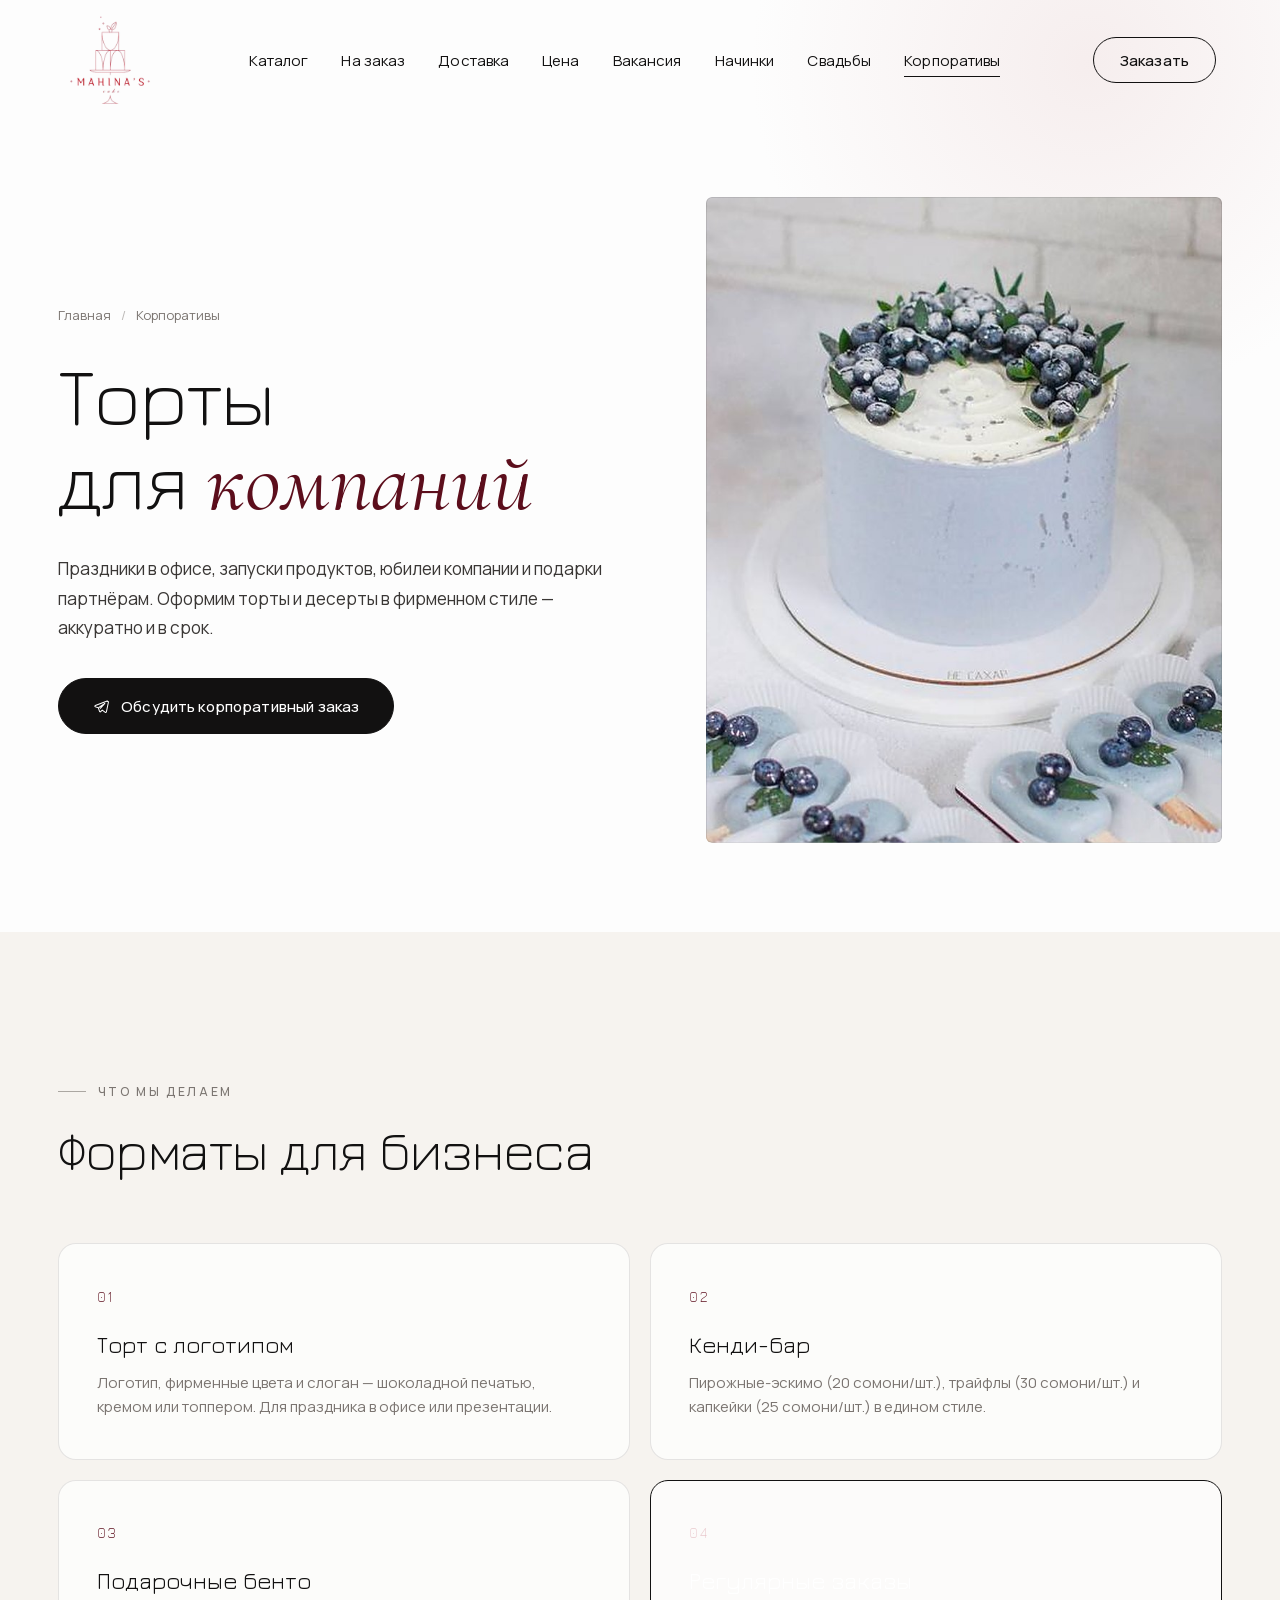
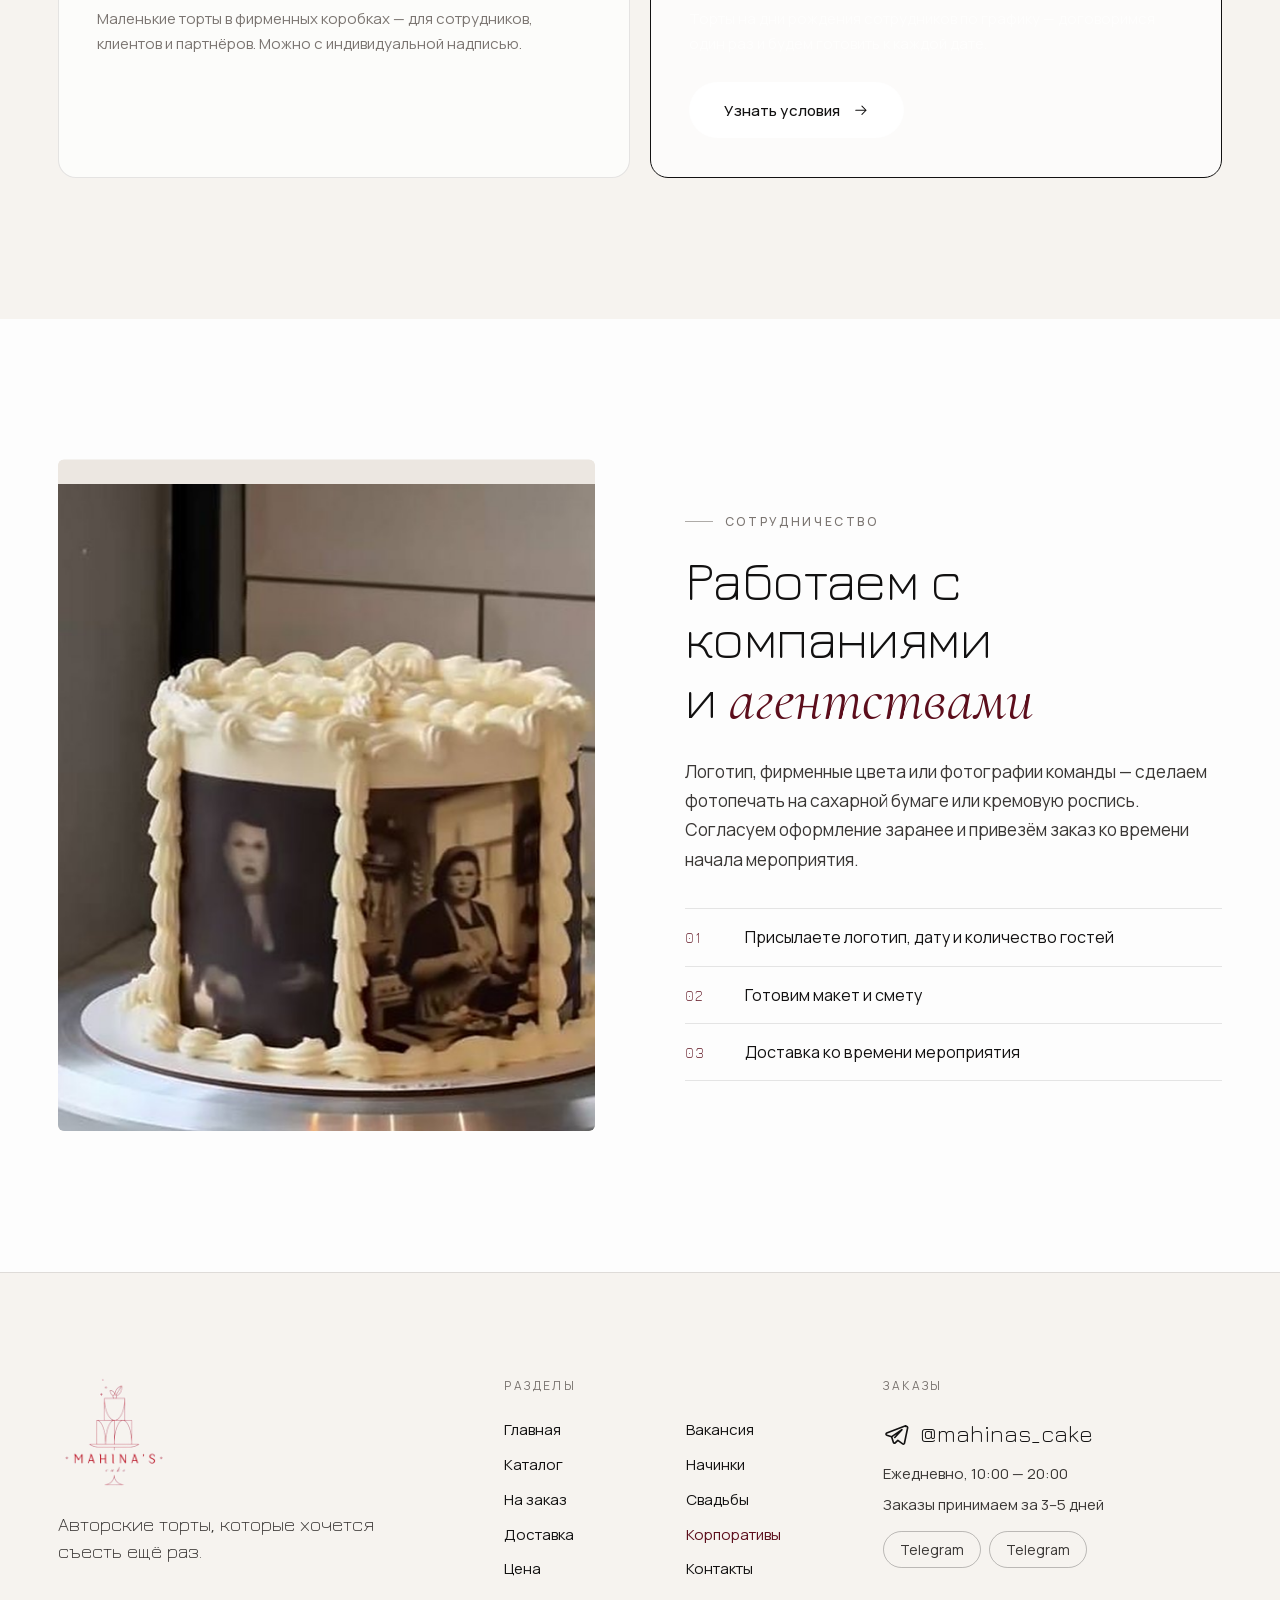
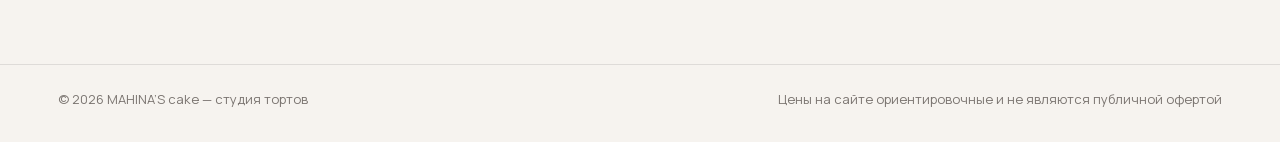
<file: corporate.html>
<!doctype html>
<html lang="ru">
<head>
<meta charset="utf-8">
<meta name="viewport" content="width=device-width, initial-scale=1, viewport-fit=cover">
<title>Корпоративные торты и кенди-бары — MAHINA’S</title>
<meta name="description" content="Торты с логотипом, кенди-бары и подарочные бенто для компаний. Оформление в фирменном стиле.">
<meta name="theme-color" content="#FDFDFD">
<meta name="view-transition" content="same-origin">

<meta property="og:type" content="website">
<meta property="og:locale" content="ru_RU">
<meta property="og:site_name" content="MAHINA’S cake — студия тортов">
<meta property="og:title" content="Корпоративные торты и кенди-бары — MAHINA’S">
<meta property="og:description" content="Торты с логотипом, кенди-бары и подарочные бенто для компаний. Оформление в фирменном стиле.">
<meta property="og:image" content="assets/img/logo-512.png">
<meta name="twitter:card" content="summary">
<link rel="icon" type="image/png" href="assets/img/favicon.png">
<link rel="apple-touch-icon" href="assets/img/apple-touch-icon.png">
<link rel="preload" href="assets/fonts/jura-cyrillic-2.woff2" as="font" type="font/woff2" crossorigin>
<link rel="preload" href="assets/fonts/manrope-cyrillic-4.woff2" as="font" type="font/woff2" crossorigin>
<link rel="stylesheet" href="assets/css/fonts.css">
<link rel="stylesheet" href="assets/css/style.css">
<script src="assets/js/main.js" defer></script>

</head>

<body data-page="corporate">
<a class="skip" href="#main">Перейти к содержанию</a>
<header class="header" data-header>
  <div class="header__inner">
    <a class="logo" href="index.html" aria-label="MAHINA’S cake — студия тортов — на главную">
      <img src="assets/img/logo-240.png" alt="MAHINA’S" width="92" height="92">
    </a>
    <nav class="nav" aria-label="Основная навигация">
      <ul class="nav__list">
<li><a class="nav__link" href="catalog.html">Каталог</a></li>
<li><a class="nav__link" href="custom.html">На заказ</a></li>
<li><a class="nav__link" href="delivery.html">Доставка</a></li>
<li><a class="nav__link" href="prices.html">Цена</a></li>
<li><a class="nav__link" href="vacancy.html">Вакансия</a></li>
<li><a class="nav__link" href="fillings.html">Начинки</a></li>
<li><a class="nav__link" href="weddings.html">Свадьбы</a></li>
<li><a class="nav__link" href="corporate.html" aria-current="page">Корпоративы</a></li>
      </ul>
    </nav>
    <a class="btn btn--ghost header__cta" href="catalog.html">Заказать</a>
    <button class="burger" type="button" aria-label="Открыть меню" aria-expanded="false" aria-controls="mobile-menu" data-burger>
      <span></span><span></span>
    </button>
  </div>
</header>
<div class="mmenu" id="mobile-menu" data-mmenu hidden>
  <div class="mmenu__glow" aria-hidden="true"></div>
  <nav aria-label="Мобильная навигация">
    <ul class="mmenu__list">
<li><a class="mmenu__link" href="index.html">Главная</a></li>
<li><a class="mmenu__link" href="catalog.html">Каталог</a></li>
<li><a class="mmenu__link" href="custom.html">На заказ</a></li>
<li><a class="mmenu__link" href="delivery.html">Доставка</a></li>
<li><a class="mmenu__link" href="prices.html">Цена</a></li>
<li><a class="mmenu__link" href="vacancy.html">Вакансия</a></li>
<li><a class="mmenu__link" href="fillings.html">Начинки</a></li>
<li><a class="mmenu__link" href="weddings.html">Свадьбы</a></li>
<li><a class="mmenu__link" href="corporate.html" aria-current="page">Корпоративы</a></li>
<li><a class="mmenu__link" href="contacts.html">Контакты</a></li>
    </ul>
  </nav>
  <div class="mmenu__foot">
    <a class="btn btn--primary btn--wide" href="catalog.html"><span>Заказать</span><svg class="icon" viewBox="0 0 24 24" aria-hidden="true"><path d="M4 12h15m-6-6 6 6-6 6" fill="none" stroke="currentColor" stroke-width="1.5" stroke-linecap="round" stroke-linejoin="round"/></svg></a>
    <p class="mmenu__note">Ежедневно, 10:00 — 20:00 · @mahinas_cake</p>
  </div>
</div>

<main id="main">

  <section class="page-hero">
    <div class="container split">
      <div class="split__text">
        <nav class="crumbs reveal" aria-label="Хлебные крошки"><a href="index.html">Главная</a><span>Корпоративы</span></nav>
        <h1 class="h1 reveal" style="--d:60ms">Торты для&nbsp;<em>компаний</em></h1>
        <p class="lead reveal" style="--d:120ms">Праздники в офисе, запуски продуктов, юбилеи компании и подарки партнёрам. Оформим торты и десерты в фирменном стиле — аккуратно и в срок.</p>
        <div class="btn-row reveal" style="--d:180ms">
          <a class="btn btn--primary" href="https://t.me/mahinas_cake?text=%D0%97%D0%B4%D1%80%D0%B0%D0%B2%D1%81%D1%82%D0%B2%D1%83%D0%B9%D1%82%D0%B5%21%20%D0%98%D0%BD%D1%82%D0%B5%D1%80%D0%B5%D1%81%D1%83%D0%B5%D1%82%20%D0%BA%D0%BE%D1%80%D0%BF%D0%BE%D1%80%D0%B0%D1%82%D0%B8%D0%B2%D0%BD%D1%8B%D0%B9%20%D0%B7%D0%B0%D0%BA%D0%B0%D0%B7." target="_blank" rel="noopener" data-order="corporate"><svg class="icon" viewBox="0 0 24 24" aria-hidden="true"><path d="M20.6 4.3 3.4 11c-.9.4-.9 1.6.1 1.9l4.3 1.4 1.7 5.2c.2.7 1.1.9 1.6.4l2.4-2.3 4.4 3.2c.6.4 1.4.1 1.6-.6l2.9-14c.2-.9-.7-1.6-1.6-1.2Z" fill="none" stroke="currentColor" stroke-width="1.5" stroke-linejoin="round"/><path d="m8 14.2 9.2-6.4-6.9 7.6" fill="none" stroke="currentColor" stroke-width="1.5" stroke-linejoin="round"/></svg><span>Обсудить корпоративный заказ</span></a>
        </div>
      </div>
      <div class="split__media reveal reveal-img" style="--d:120ms">
        <img src="assets/img/photos/cake-blueberry.jpg?v=1794580538" alt="Торт и пирожные-эскимо в едином стиле" fetchpriority="high" decoding="async">
      </div>
    </div>
  </section>

  <section class="section section--cream">
    <div class="container">
      <div class="section-head reveal">
        <div>
          <p class="eyebrow">Что мы делаем</p>
          <h2 class="h2">Форматы для бизнеса</h2>
        </div>
      </div>
      <div class="cards cards--2">
        <div class="card reveal"><span class="card__num">01</span><h3 class="card__title">Торт с логотипом</h3><p>Логотип, фирменные цвета и слоган — шоколадной печатью, кремом или топпером. Для праздника в офисе или презентации.</p></div>
        <div class="card reveal" style="--d:80ms"><span class="card__num">02</span><h3 class="card__title">Кенди-бар</h3><p>Пирожные-эскимо (20 сомони/шт.), трайфлы (30 сомони/шт.) и капкейки (25 сомони/шт.) в едином стиле.</p></div>
        <div class="card reveal"><span class="card__num">03</span><h3 class="card__title">Подарочные бенто</h3><p>Маленькие торты в фирменных коробках — для сотрудников, клиентов и партнёров. Можно с индивидуальной надписью.</p></div>
        <div class="card card--dark reveal" style="--d:80ms"><span class="card__num">04</span><h3 class="card__title">Регулярные заказы</h3><p>Торты на дни рождения сотрудников по графику — договоримся один раз и будем готовить к каждой дате.</p><a class="btn btn--light" href="https://t.me/mahinas_cake?text=%D0%97%D0%B4%D1%80%D0%B0%D0%B2%D1%81%D1%82%D0%B2%D1%83%D0%B9%D1%82%D0%B5%21%20%D0%98%D0%BD%D1%82%D0%B5%D1%80%D0%B5%D1%81%D1%83%D0%B5%D1%82%20%D0%BA%D0%BE%D1%80%D0%BF%D0%BE%D1%80%D0%B0%D1%82%D0%B8%D0%B2%D0%BD%D1%8B%D0%B9%20%D0%B7%D0%B0%D0%BA%D0%B0%D0%B7." target="_blank" rel="noopener" data-order="corporate"><span>Узнать условия</span><svg class="icon" viewBox="0 0 24 24" aria-hidden="true"><path d="M4 12h15m-6-6 6 6-6 6" fill="none" stroke="currentColor" stroke-width="1.5" stroke-linecap="round" stroke-linejoin="round"/></svg></a></div>
      </div>
    </div>
  </section>

  <section class="section">
    <div class="container editorial">
      <div class="editorial__media reveal">
        <div class="editorial__main reveal-img" data-parallax="0.05"><img src="assets/img/photos/custom-photo.jpg?v=1794580538" alt="Торт с фотопечатью" loading="lazy" decoding="async"></div>
      </div>
      <div class="editorial__text reveal" style="--d:120ms">
        <p class="eyebrow">Сотрудничество</p>
        <h2 class="h2">Работаем с компаниями и&nbsp;<em>агентствами</em></h2>
        <p class="lead">Логотип, фирменные цвета или фотографии команды — сделаем фотопечать на сахарной бумаге или кремовую роспись. Согласуем оформление заранее и привезём заказ ко времени начала мероприятия.</p>
        <ol class="steps-mini">
          <li>Присылаете логотип, дату и количество гостей</li>
          <li>Готовим макет и смету</li>
          <li>Доставка ко времени мероприятия</li>
        </ol>
      </div>
    </div>
  </section>

</main>
<footer class="footer">
  <div class="container footer__inner">
    <div class="footer__brand">
      <img class="footer__logo" src="assets/img/logo-240.png" alt="Логотип MAHINA’S" width="112" height="112" loading="lazy">
      <p class="footer__claim">Авторские торты, которые хочется съесть ещё раз.</p>
    </div>
    <nav class="footer__nav" aria-label="Навигация в подвале">
      <p class="footer__label">Разделы</p>
      <ul>
<li><a class="footer__link" href="index.html">Главная</a></li>
<li><a class="footer__link" href="catalog.html">Каталог</a></li>
<li><a class="footer__link" href="custom.html">На заказ</a></li>
<li><a class="footer__link" href="delivery.html">Доставка</a></li>
<li><a class="footer__link" href="prices.html">Цена</a></li>
<li><a class="footer__link" href="vacancy.html">Вакансия</a></li>
<li><a class="footer__link" href="fillings.html">Начинки</a></li>
<li><a class="footer__link" href="weddings.html">Свадьбы</a></li>
<li><a class="footer__link" href="corporate.html" aria-current="page">Корпоративы</a></li>
<li><a class="footer__link" href="contacts.html">Контакты</a></li>
      </ul>
    </nav>
    <div class="footer__contact">
      <p class="footer__label">Заказы</p>
      <a class="footer__tg" href="https://t.me/mahinas_cake?text=%D0%97%D0%B4%D1%80%D0%B0%D0%B2%D1%81%D1%82%D0%B2%D1%83%D0%B9%D1%82%D0%B5%21%20%D0%A5%D0%BE%D1%87%D1%83%20%D0%BE%D0%B1%D1%81%D1%83%D0%B4%D0%B8%D1%82%D1%8C%20%D0%B7%D0%B0%D0%BA%D0%B0%D0%B7%20%D1%82%D0%BE%D1%80%D1%82%D0%B0." target="_blank" rel="noopener"><svg class="icon" viewBox="0 0 24 24" aria-hidden="true"><path d="M20.6 4.3 3.4 11c-.9.4-.9 1.6.1 1.9l4.3 1.4 1.7 5.2c.2.7 1.1.9 1.6.4l2.4-2.3 4.4 3.2c.6.4 1.4.1 1.6-.6l2.9-14c.2-.9-.7-1.6-1.6-1.2Z" fill="none" stroke="currentColor" stroke-width="1.5" stroke-linejoin="round"/><path d="m8 14.2 9.2-6.4-6.9 7.6" fill="none" stroke="currentColor" stroke-width="1.5" stroke-linejoin="round"/></svg> @mahinas_cake</a>
      <p>Ежедневно, 10:00 — 20:00</p>
      <p>Заказы принимаем за 3–5 дней</p>
      <ul class="footer-socials"><li><a class="footer-socials__link" href="https://t.me/mahinas_cake" target="_blank" rel="noopener">Telegram</a></li><li><a class="footer-socials__link" href="https://t.me/mahinas_cake" target="_blank" rel="noopener">Telegram</a></li></ul>
    </div>
  </div>
  <div class="container footer__bottom">
    <p>© 2026 MAHINA’S cake — студия тортов</p>
    <p>Цены на сайте ориентировочные и не являются публичной офертой</p>
  </div>
</footer>
<dialog class="modal" data-modal aria-labelledby="modal-title">
  <div class="modal__box" tabindex="-1">
    <button class="modal__close" type="button" data-close aria-label="Закрыть">
      <svg viewBox="0 0 24 24" aria-hidden="true"><path d="M6 6l12 12M18 6 6 18" stroke="currentColor" stroke-width="1.5" stroke-linecap="round"/></svg>
    </button>
    <div class="modal__media"><img data-m-img alt=""></div>
    <div class="modal__body">
      <p class="eyebrow" data-m-cat></p>
      <h2 class="modal__title" id="modal-title" data-m-name></h2>
      <p class="modal__weight" data-m-weight></p>
      <p class="modal__details" data-m-details></p>
      <div class="modal__price" data-m-price></div>
      <p class="modal__hint">Цена ориентировочная: итог зависит от размера, декора и пожеланий. Точную стоимость согласуем в&nbsp;Telegram.</p>
      <a class="btn btn--primary btn--wide" data-m-order href="https://t.me/mahinas_cake" target="_blank" rel="noopener"><span>Заказать</span><svg class="icon" viewBox="0 0 24 24" aria-hidden="true"><path d="M4 12h15m-6-6 6 6-6 6" fill="none" stroke="currentColor" stroke-width="1.5" stroke-linecap="round" stroke-linejoin="round"/></svg></a>
    </div>
  </div>
</dialog>

<dialog class="order" data-order-modal aria-labelledby="order-title">
  <div class="order__box" tabindex="-1">
    <header class="order__head">
      <div class="order__product">
        <img data-o-img alt="" width="56" height="56">
        <div>
          <p class="order__kicker" id="order-title">Заявка на заказ</p>
          <p class="order__pname" data-o-name></p>
          <p class="order__pprice" data-o-price></p>
        </div>
      </div>
      <button class="order__close" type="button" data-order-close aria-label="Закрыть">
        <svg viewBox="0 0 24 24" aria-hidden="true"><path d="M6 6l12 12M18 6 6 18" stroke="currentColor" stroke-width="1.5" stroke-linecap="round"/></svg>
      </button>
    </header>

    <div class="order__scroll">
      <div class="order__fields">
        <div class="field field--wide" data-o-sizes hidden>
          <span class="field__label" data-o-sizes-title>Вариант</span>
          <div class="chips" data-o-sizes-list></div>
        </div>
        <label class="field">
          <span class="field__label">Дата</span>
          <input type="date" data-o-field="date">
        </label>
        <label class="field">
          <span class="field__label">Время</span>
          <select data-o-field="time"><option value="">Любое</option></select>
        </label>
        <label class="field field--wide" data-o-cake-only>
          <span class="field__label">Начинка</span>
          <select data-o-field="filling"><option value="">Посоветуйте мне</option></select>
        </label>
        <div class="field field--wide">
          <span class="field__label">Получение</span>
          <div class="segmented" role="radiogroup" aria-label="Способ получения">
            <label><input type="radio" name="o-get" value="Самовывоз" data-o-field="get" checked><span>Самовывоз</span></label>
            <label><input type="radio" name="o-get" value="Доставка" data-o-field="get"><span>Доставка</span></label>
          </div>
        </div>
        <label class="field field--wide" data-o-street hidden>
          <span class="field__label">Улица доставки</span>
          <input type="text" maxlength="80" placeholder="Например: Невский проспект" autocomplete="off" data-o-field="street">
          <span class="field__hint">Только улица — дом, квартиру и время уточним в&nbsp;Telegram.</span>
        </label>
        <label class="field field--wide" data-o-cake-only>
          <span class="field__label">Надпись на торте</span>
          <input type="text" maxlength="80" placeholder="Например: С днём рождения, Аня!" data-o-field="text">
        </label>
        <label class="field field--wide">
          <span class="field__label">Пожелания</span>
          <textarea rows="2" maxlength="400" placeholder="Повод, цвета, количество гостей, идея оформления…" data-o-field="comment"></textarea>
        </label>
      </div>

      <details class="order__preview">
        <summary>Посмотреть текст заявки</summary>
        <p class="bubble" data-o-preview></p>
      </details>
    </div>

    <footer class="order__foot">
      <a class="btn btn--primary btn--wide" href="https://t.me/mahinas_cake" target="_blank" rel="noopener" data-o-send><svg class="icon" viewBox="0 0 24 24" aria-hidden="true"><path d="M20.6 4.3 3.4 11c-.9.4-.9 1.6.1 1.9l4.3 1.4 1.7 5.2c.2.7 1.1.9 1.6.4l2.4-2.3 4.4 3.2c.6.4 1.4.1 1.6-.6l2.9-14c.2-.9-.7-1.6-1.6-1.2Z" fill="none" stroke="currentColor" stroke-width="1.5" stroke-linejoin="round"/><path d="m8 14.2 9.2-6.4-6.9 7.6" fill="none" stroke="currentColor" stroke-width="1.5" stroke-linejoin="round"/></svg><span>Перейти в Telegram</span></a>
      <button class="order__copy" type="button" data-o-copy><span data-o-copy-label>Скопировать заявку</span></button>
      <p class="order__note">Telegram откроется с готовым текстом — останется нажать «Отправить». Заявка также копируется в буфер обмена.</p>
    </footer>
  </div>
</dialog>
<script type="application/json" id="catalog-data">{"items": {"cake-always": {"name": "Торт «Всегда»", "details": "Роспись кремом по мотивам любимой истории — «После стольких лет? Всегда». Сюжет и надпись можно заменить на свои. В стоимость входят любая начинка и финишное оформление кремом; сложная творческая роспись оплачивается дополнительно.", "weight": "250 сомони/кг · от 2 кг", "price": "<span class=\"price\"><span class=\"price__label\">Ориентировочно от<\/span> 500&nbsp;сомони<\/span>", "img": "assets/img/photos/cake-always.jpg?v=1794580538", "imgLg": "assets/img/photos/cake-always.jpg?v=1794580538", "tg": "https://t.me/mahinas_cake?text=%D0%97%D0%B4%D1%80%D0%B0%D0%B2%D1%81%D1%82%D0%B2%D1%83%D0%B9%D1%82%D0%B5%21%20%D0%A5%D0%BE%D1%87%D1%83%20%D0%BE%D0%B1%D1%81%D1%83%D0%B4%D0%B8%D1%82%D1%8C%20%D0%B7%D0%B0%D0%BA%D0%B0%D0%B7%20%E2%80%94%20%D0%A2%D0%BE%D1%80%D1%82%20%C2%AB%D0%92%D1%81%D0%B5%D0%B3%D0%B4%D0%B0%C2%BB.", "options": {"title": "Вес и стоимость", "msg": "Вес", "multi": false, "choices": [{"label": "2 кг · 10–13 персон", "value": "2 кг · 10–13 персон", "available": true, "price": "от 500 сомони"}, {"label": "3 кг · 15–20 персон", "value": "3 кг · 15–20 персон", "available": true, "price": "от 750 сомони"}, {"label": "4 кг · 20–26 персон", "value": "4 кг · 20–26 персон", "available": true, "price": "от 1 000 сомони"}]}, "simple": false, "cat": "Торты", "fillings": null}, "cake-heart-30": {"name": "Торт-сердце «R.I.P. 20's»", "details": "Торт в форме сердца в двух цветах: «прощание» с двадцатыми и «hello 30». Цвета, надписи и цифры подберём под ваш повод. Любая начинка и оформление кремом включены в стоимость.", "weight": "250 сомони/кг · от 2 кг", "price": "<span class=\"price\"><span class=\"price__label\">Ориентировочно от<\/span> 500&nbsp;сомони<\/span>", "img": "assets/img/photos/cake-heart-30.jpg?v=1794580538", "imgLg": "assets/img/photos/cake-heart-30.jpg?v=1794580538", "tg": "https://t.me/mahinas_cake?text=%D0%97%D0%B4%D1%80%D0%B0%D0%B2%D1%81%D1%82%D0%B2%D1%83%D0%B9%D1%82%D0%B5%21%20%D0%A5%D0%BE%D1%87%D1%83%20%D0%BE%D0%B1%D1%81%D1%83%D0%B4%D0%B8%D1%82%D1%8C%20%D0%B7%D0%B0%D0%BA%D0%B0%D0%B7%20%E2%80%94%20%D0%A2%D0%BE%D1%80%D1%82-%D1%81%D0%B5%D1%80%D0%B4%D1%86%D0%B5%20%C2%ABR.I.P.%2020%27s%C2%BB.", "options": {"title": "Вес и стоимость", "msg": "Вес", "multi": false, "choices": [{"label": "2 кг · 10–13 персон", "value": "2 кг · 10–13 персон", "available": true, "price": "от 500 сомони"}, {"label": "3 кг · 15–20 персон", "value": "3 кг · 15–20 персон", "available": true, "price": "от 750 сомони"}, {"label": "4 кг · 20–26 персон", "value": "4 кг · 20–26 персон", "available": true, "price": "от 1 000 сомони"}]}, "simple": false, "cat": "Торты", "fillings": null}, "cake-blueberry": {"name": "Торт «Голубика»", "details": "Лаконичный торт в пастельной гамме с ягодной шапкой. Отлично смотрится в паре с пирожными-эскимо в том же цвете. Ягоды оплачиваются дополнительно.", "weight": "250 сомони/кг · от 2 кг", "price": "<span class=\"price\"><span class=\"price__label\">Ориентировочно от<\/span> 500&nbsp;сомони<\/span>", "img": "assets/img/photos/cake-blueberry.jpg?v=1794580538", "imgLg": "assets/img/photos/cake-blueberry.jpg?v=1794580538", "tg": "https://t.me/mahinas_cake?text=%D0%97%D0%B4%D1%80%D0%B0%D0%B2%D1%81%D1%82%D0%B2%D1%83%D0%B9%D1%82%D0%B5%21%20%D0%A5%D0%BE%D1%87%D1%83%20%D0%BE%D0%B1%D1%81%D1%83%D0%B4%D0%B8%D1%82%D1%8C%20%D0%B7%D0%B0%D0%BA%D0%B0%D0%B7%20%E2%80%94%20%D0%A2%D0%BE%D1%80%D1%82%20%C2%AB%D0%93%D0%BE%D0%BB%D1%83%D0%B1%D0%B8%D0%BA%D0%B0%C2%BB.", "options": {"title": "Вес и стоимость", "msg": "Вес", "multi": false, "choices": [{"label": "2 кг · 10–13 персон", "value": "2 кг · 10–13 персон", "available": true, "price": "от 500 сомони"}, {"label": "3 кг · 15–20 персон", "value": "3 кг · 15–20 персон", "available": true, "price": "от 750 сомони"}, {"label": "4 кг · 20–26 персон", "value": "4 кг · 20–26 персон", "available": true, "price": "от 1 000 сомони"}]}, "simple": false, "cat": "Торты", "fillings": null}, "bento-photo": {"name": "Бенто с фотопечатью", "details": "Бенто-торт в фирменном боксе. Надпись и простой рисунок включены в стоимость, сложный рисунок или фотопечать — +40 сомони. Для бенто доступны две начинки: шоколадная с солёной карамелью и «Клубничный йогурт».", "weight": "400 г или 1 кг", "price": "<span class=\"price\"><span class=\"price__label\">Ориентировочно от<\/span> 180&nbsp;сомони<\/span>", "img": "assets/img/photos/bento-photo.jpg?v=1794580538", "imgLg": "assets/img/photos/bento-photo.jpg?v=1794580538", "tg": "https://t.me/mahinas_cake?text=%D0%97%D0%B4%D1%80%D0%B0%D0%B2%D1%81%D1%82%D0%B2%D1%83%D0%B9%D1%82%D0%B5%21%20%D0%A5%D0%BE%D1%87%D1%83%20%D0%BE%D0%B1%D1%81%D1%83%D0%B4%D0%B8%D1%82%D1%8C%20%D0%B7%D0%B0%D0%BA%D0%B0%D0%B7%20%E2%80%94%20%D0%91%D0%B5%D0%BD%D1%82%D0%BE%20%D1%81%20%D1%84%D0%BE%D1%82%D0%BE%D0%BF%D0%B5%D1%87%D0%B0%D1%82%D1%8C%D1%8E.", "options": {"title": "Размер", "msg": "Размер", "multi": false, "choices": [{"label": "Бенто · 400 г", "value": "Бенто · 400 г", "available": true, "price": "от 180 сомони"}, {"label": "Макси-бенто · 1 кг", "value": "Макси-бенто · 1 кг", "available": true, "price": "от 300 сомони"}]}, "simple": false, "cat": "Бенто-торты", "fillings": ["Шоколад и солёная карамель", "Клубничный йогурт"]}, "eskimo": {"name": "Пирожные-эскимо", "details": "Пирожные-эскимо в цвет вашего праздника — по 20 сомони за штуку, минимальный заказ 8 штук. Декор ягодами или посыпками включён.", "weight": "50 г · от 8 шт.", "price": "<span class=\"price\"><span class=\"price__label\">Ориентировочно от<\/span> 160&nbsp;сомони<\/span>", "img": "assets/img/photos/eskimo.jpg?v=1794580538", "imgLg": "assets/img/photos/eskimo.jpg?v=1794580538", "tg": "https://t.me/mahinas_cake?text=%D0%97%D0%B4%D1%80%D0%B0%D0%B2%D1%81%D1%82%D0%B2%D1%83%D0%B9%D1%82%D0%B5%21%20%D0%A5%D0%BE%D1%87%D1%83%20%D0%BE%D0%B1%D1%81%D1%83%D0%B4%D0%B8%D1%82%D1%8C%20%D0%B7%D0%B0%D0%BA%D0%B0%D0%B7%20%E2%80%94%20%D0%9F%D0%B8%D1%80%D0%BE%D0%B6%D0%BD%D1%8B%D0%B5-%D1%8D%D1%81%D0%BA%D0%B8%D0%BC%D0%BE.", "options": {"title": "Количество", "msg": "Количество", "multi": false, "choices": [{"label": "8 шт.", "value": "8 шт.", "available": true, "price": "от 160 сомони"}, {"label": "12 шт.", "value": "12 шт.", "available": true, "price": "от 240 сомони"}, {"label": "16 шт.", "value": "16 шт.", "available": true, "price": "от 320 сомони"}, {"label": "24 шт.", "value": "24 шт.", "available": true, "price": "от 480 сомони"}]}, "simple": true, "cat": "Десерты", "fillings": null}, "wedding-marble": {"name": "Свадебный «Мрамор и розы»", "details": "Ярусный торт с мраморной фактурой в пудровой гамме и цветами на длинных стеблях. Вес, количество ярусов и начинки подберём под число гостей. Цветы и сложный декор оплачиваются отдельно.", "weight": "от 4 кг · от 25 гостей", "price": "<span class=\"price price--custom\">Стоимость рассчитывается индивидуально<\/span>", "img": "assets/img/photos/wedding-marble.jpg?v=1794580538", "imgLg": "assets/img/photos/wedding-marble.jpg?v=1794580538", "tg": "https://t.me/mahinas_cake?text=%D0%97%D0%B4%D1%80%D0%B0%D0%B2%D1%81%D1%82%D0%B2%D1%83%D0%B9%D1%82%D0%B5%21%20%D0%A5%D0%BE%D1%87%D1%83%20%D0%BE%D0%B1%D1%81%D1%83%D0%B4%D0%B8%D1%82%D1%8C%20%D0%B7%D0%B0%D0%BA%D0%B0%D0%B7%20%E2%80%94%20%D0%A1%D0%B2%D0%B0%D0%B4%D0%B5%D0%B1%D0%BD%D1%8B%D0%B9%20%C2%AB%D0%9C%D1%80%D0%B0%D0%BC%D0%BE%D1%80%20%D0%B8%20%D1%80%D0%BE%D0%B7%D1%8B%C2%BB.", "options": null, "simple": false, "cat": "Свадебные и ярусные", "fillings": null}, "wedding-meringue": {"name": "Свадебный с меренгой", "details": "Эффектный торт в итальянской меренге, обожжённой горелкой, — тёплый карамельный цвет и живая фактура. Вес и начинки подберём под число гостей.", "weight": "от 4 кг · от 25 гостей", "price": "<span class=\"price price--custom\">Стоимость рассчитывается индивидуально<\/span>", "img": "assets/img/photos/wedding-meringue.jpg?v=1794580538", "imgLg": "assets/img/photos/wedding-meringue.jpg?v=1794580538", "tg": "https://t.me/mahinas_cake?text=%D0%97%D0%B4%D1%80%D0%B0%D0%B2%D1%81%D1%82%D0%B2%D1%83%D0%B9%D1%82%D0%B5%21%20%D0%A5%D0%BE%D1%87%D1%83%20%D0%BE%D0%B1%D1%81%D1%83%D0%B4%D0%B8%D1%82%D1%8C%20%D0%B7%D0%B0%D0%BA%D0%B0%D0%B7%20%E2%80%94%20%D0%A1%D0%B2%D0%B0%D0%B4%D0%B5%D0%B1%D0%BD%D1%8B%D0%B9%20%D1%81%20%D0%BC%D0%B5%D1%80%D0%B5%D0%BD%D0%B3%D0%BE%D0%B9.", "options": null, "simple": false, "cat": "Свадебные и ярусные", "fillings": null}, "tiered-red-bows": {"name": "Ярусный «Красные банты»", "details": "Праздничный двухъярусный торт в насыщенном красном: рифлёные борта, рюши из крема, атласные банты и ягоды сверху. Подойдёт для Нового года, юбилея или свадьбы в красной гамме.", "weight": "от 4 кг · от 25 гостей", "price": "<span class=\"price price--custom\">Стоимость рассчитывается индивидуально<\/span>", "img": "assets/img/photos/tiered-red-bows.jpg?v=1794580538", "imgLg": "assets/img/photos/tiered-red-bows.jpg?v=1794580538", "tg": "https://t.me/mahinas_cake?text=%D0%97%D0%B4%D1%80%D0%B0%D0%B2%D1%81%D1%82%D0%B2%D1%83%D0%B9%D1%82%D0%B5%21%20%D0%A5%D0%BE%D1%87%D1%83%20%D0%BE%D0%B1%D1%81%D1%83%D0%B4%D0%B8%D1%82%D1%8C%20%D0%B7%D0%B0%D0%BA%D0%B0%D0%B7%20%E2%80%94%20%D0%AF%D1%80%D1%83%D1%81%D0%BD%D1%8B%D0%B9%20%C2%AB%D0%9A%D1%80%D0%B0%D1%81%D0%BD%D1%8B%D0%B5%20%D0%B1%D0%B0%D0%BD%D1%82%D1%8B%C2%BB.", "options": null, "simple": false, "cat": "Свадебные и ярусные", "fillings": null}, "custom": {"name": "Торт по индивидуальному дизайну", "details": "", "weight": "размер обсудим", "price": "<span class=\"price\"><span class=\"price__label\">Ориентировочно от<\/span> 180&nbsp;сомони<\/span>", "img": "assets/img/photos/custom-book.jpg?v=1794580538", "imgLg": "assets/img/photos/custom-book.jpg?v=1794580538", "tg": "https://t.me/mahinas_cake?text=%D0%97%D0%B4%D1%80%D0%B0%D0%B2%D1%81%D1%82%D0%B2%D1%83%D0%B9%D1%82%D0%B5%21%20%D0%A5%D0%BE%D1%87%D1%83%20%D0%BE%D0%B1%D1%81%D1%83%D0%B4%D0%B8%D1%82%D1%8C%20%D0%B7%D0%B0%D0%BA%D0%B0%D0%B7%20%D1%82%D0%BE%D1%80%D1%82%D0%B0.", "options": {"title": "Формат", "msg": "Формат", "multi": false, "choices": [{"label": "Бенто · 400 г", "value": "Бенто · 400 г", "available": true, "price": "от 180 сомони"}, {"label": "Макси-бенто · 1 кг", "value": "Макси-бенто · 1 кг", "available": true, "price": "от 300 сомони"}, {"label": "Торт · 2 кг", "value": "Торт · 2 кг", "available": true, "price": "от 500 сомони"}, {"label": "Торт · 3 кг", "value": "Торт · 3 кг", "available": true, "price": "от 750 сомони"}, {"label": "Ярусный · от 4 кг", "value": "Ярусный · от 4 кг", "available": true, "price": ""}]}, "simple": false, "cat": "Индивидуальный заказ", "preset": true}, "wedding": {"name": "Свадебный торт", "details": "", "weight": "от 4 кг", "price": "<span class=\"price price--custom\">Стоимость рассчитывается индивидуально<\/span>", "img": "assets/img/photos/wedding-marble.jpg?v=1794580538", "imgLg": "assets/img/photos/wedding-marble.jpg?v=1794580538", "tg": "https://t.me/mahinas_cake?text=%D0%97%D0%B4%D1%80%D0%B0%D0%B2%D1%81%D1%82%D0%B2%D1%83%D0%B9%D1%82%D0%B5%21%20%D0%A5%D0%BE%D1%87%D1%83%20%D0%BE%D0%B1%D1%81%D1%83%D0%B4%D0%B8%D1%82%D1%8C%20%D0%B7%D0%B0%D0%BA%D0%B0%D0%B7%20%D1%82%D0%BE%D1%80%D1%82%D0%B0.", "options": {"title": "Количество гостей", "msg": "Гостей", "multi": false, "choices": [{"label": "до 25 гостей", "value": "до 25 гостей", "available": true, "price": ""}, {"label": "25–40 гостей", "value": "25–40 гостей", "available": true, "price": ""}, {"label": "40–80 гостей", "value": "40–80 гостей", "available": true, "price": ""}, {"label": "больше 80", "value": "больше 80", "available": true, "price": ""}]}, "simple": false, "cat": "Свадьбы", "preset": true}, "corporate": {"name": "Корпоративный заказ", "details": "", "weight": "объём обсудим", "price": "<span class=\"price price--custom\">Стоимость рассчитывается индивидуально<\/span>", "img": "assets/img/photos/cake-blueberry.jpg?v=1794580538", "imgLg": "assets/img/photos/cake-blueberry.jpg?v=1794580538", "tg": "https://t.me/mahinas_cake?text=%D0%97%D0%B4%D1%80%D0%B0%D0%B2%D1%81%D1%82%D0%B2%D1%83%D0%B9%D1%82%D0%B5%21%20%D0%A5%D0%BE%D1%87%D1%83%20%D0%BE%D0%B1%D1%81%D1%83%D0%B4%D0%B8%D1%82%D1%8C%20%D0%B7%D0%B0%D0%BA%D0%B0%D0%B7%20%D1%82%D0%BE%D1%80%D1%82%D0%B0.", "options": {"title": "Что нужно (можно несколько)", "msg": "Нужно", "multi": true, "choices": [{"label": "Торт с логотипом", "value": "Торт с логотипом", "available": true, "price": ""}, {"label": "Пирожные-эскимо", "value": "Пирожные-эскимо", "available": true, "price": ""}, {"label": "Трайфлы", "value": "Трайфлы", "available": true, "price": ""}, {"label": "Капкейки", "value": "Капкейки", "available": true, "price": ""}, {"label": "Подарочные бенто", "value": "Подарочные бенто", "available": true, "price": ""}]}, "simple": true, "cat": "Корпоративы", "preset": true}, "desserts": {"name": "Десерты поштучно", "details": "", "weight": "", "price": "<span class=\"price\"><span class=\"price__label\">Ориентировочно от<\/span> 20&nbsp;сомони<\/span>", "img": "assets/img/photos/eskimo.jpg?v=1794580538", "imgLg": "assets/img/photos/eskimo.jpg?v=1794580538", "tg": "https://t.me/mahinas_cake?text=%D0%97%D0%B4%D1%80%D0%B0%D0%B2%D1%81%D1%82%D0%B2%D1%83%D0%B9%D1%82%D0%B5%21%20%D0%A5%D0%BE%D1%87%D1%83%20%D0%BE%D0%B1%D1%81%D1%83%D0%B4%D0%B8%D1%82%D1%8C%20%D0%B7%D0%B0%D0%BA%D0%B0%D0%B7%20%D1%82%D0%BE%D1%80%D1%82%D0%B0.", "options": {"title": "Что нужно (можно несколько)", "msg": "Десерты", "multi": true, "choices": [{"label": "Пирожные-эскимо · от 8 шт.", "value": "Пирожные-эскимо · от 8 шт.", "available": true, "price": "от 20 сомони"}, {"label": "Трайфлы · от 9 шт.", "value": "Трайфлы · от 9 шт.", "available": true, "price": "от 30 сомони"}, {"label": "Капкейки · от 9 шт.", "value": "Капкейки · от 9 шт.", "available": true, "price": "от 25 сомони"}]}, "simple": true, "cat": "Десерты", "preset": true}}, "fillings": ["Красный бархат", "Сникерс", "Криспи", "Шоколад и вишня", "Мак и лимон", "Тропики", "Морковник и клюква", "Шоколад и брусника", "Клубничный йогурт"], "slots": ["10:00 — 11:00", "11:00 — 12:00", "12:00 — 13:00", "13:00 — 14:00", "14:00 — 15:00", "15:00 — 16:00", "16:00 — 17:00", "17:00 — 18:00", "18:00 — 19:00", "19:00 — 20:00"], "tg": "https://t.me/mahinas_cake", "intro": "Здравствуйте! Хочу оформить заказ", "site": ""}</script>


</body>
</html>
</file>
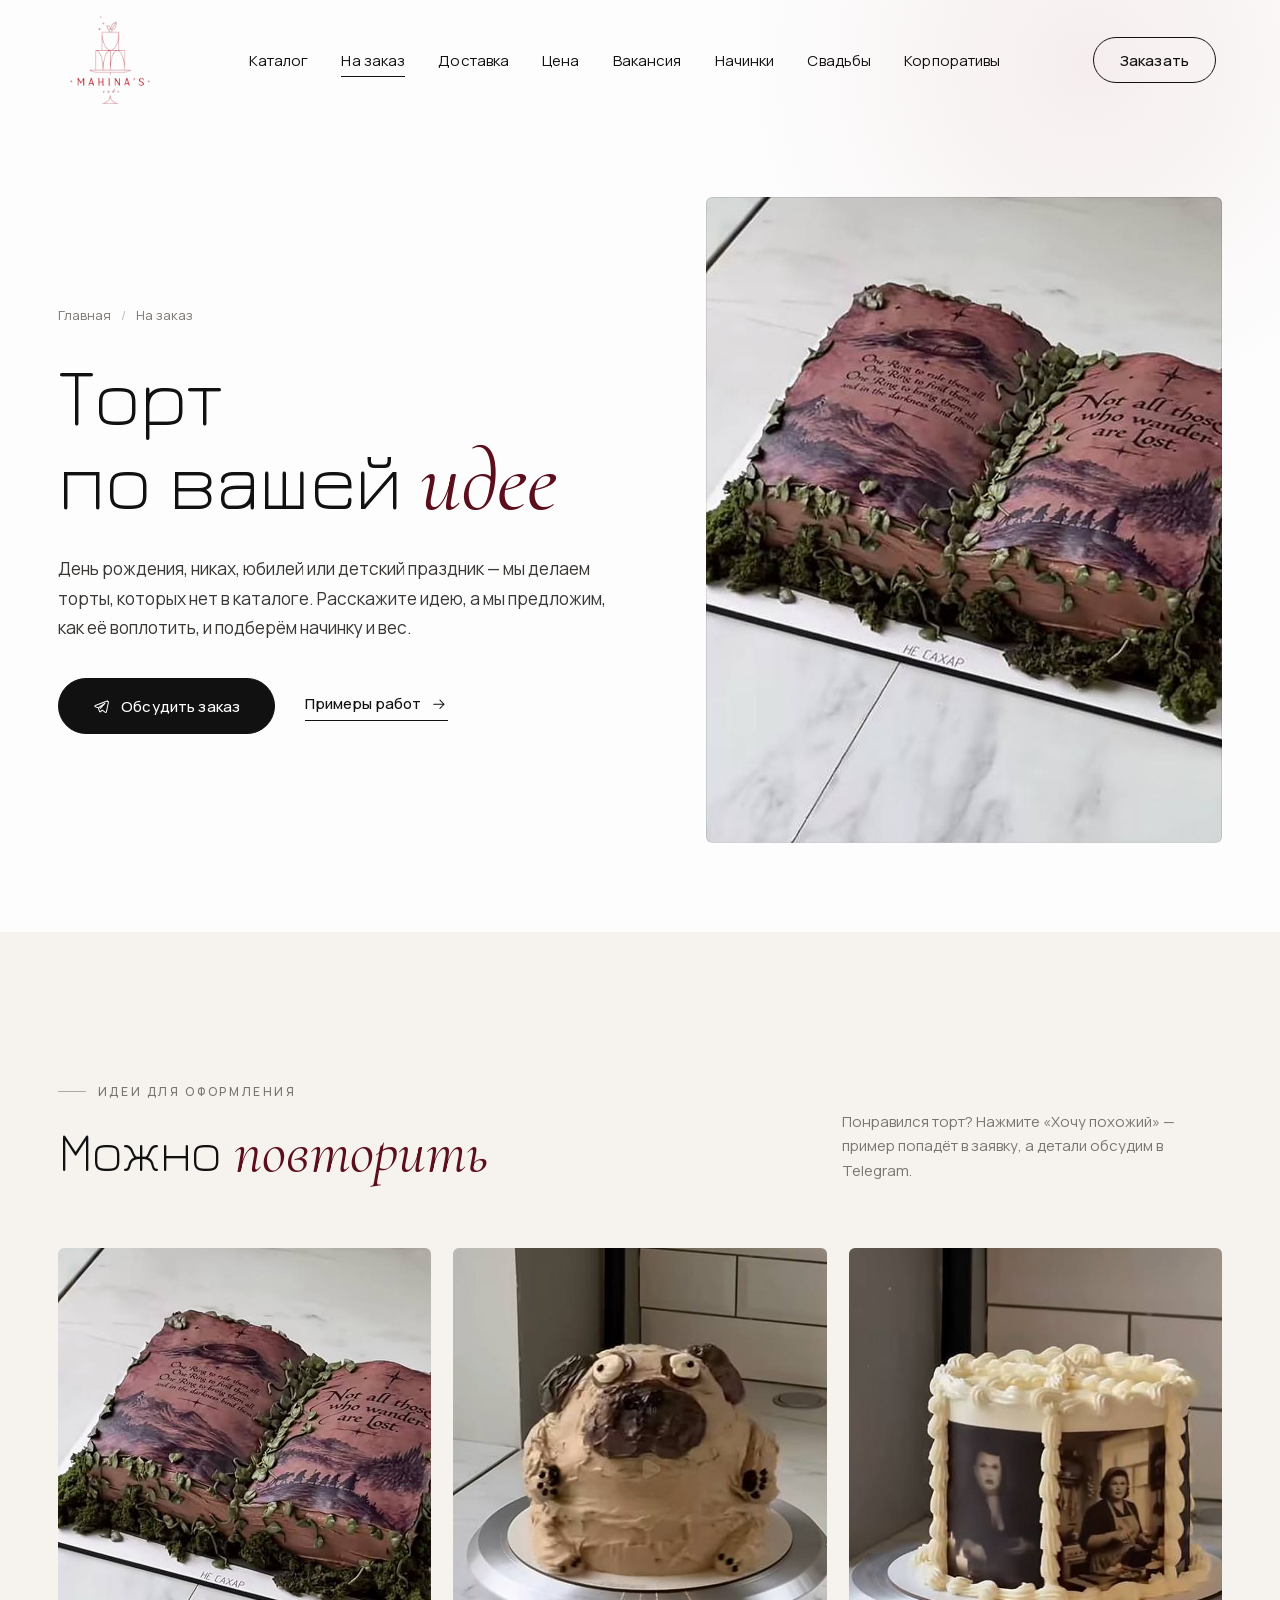
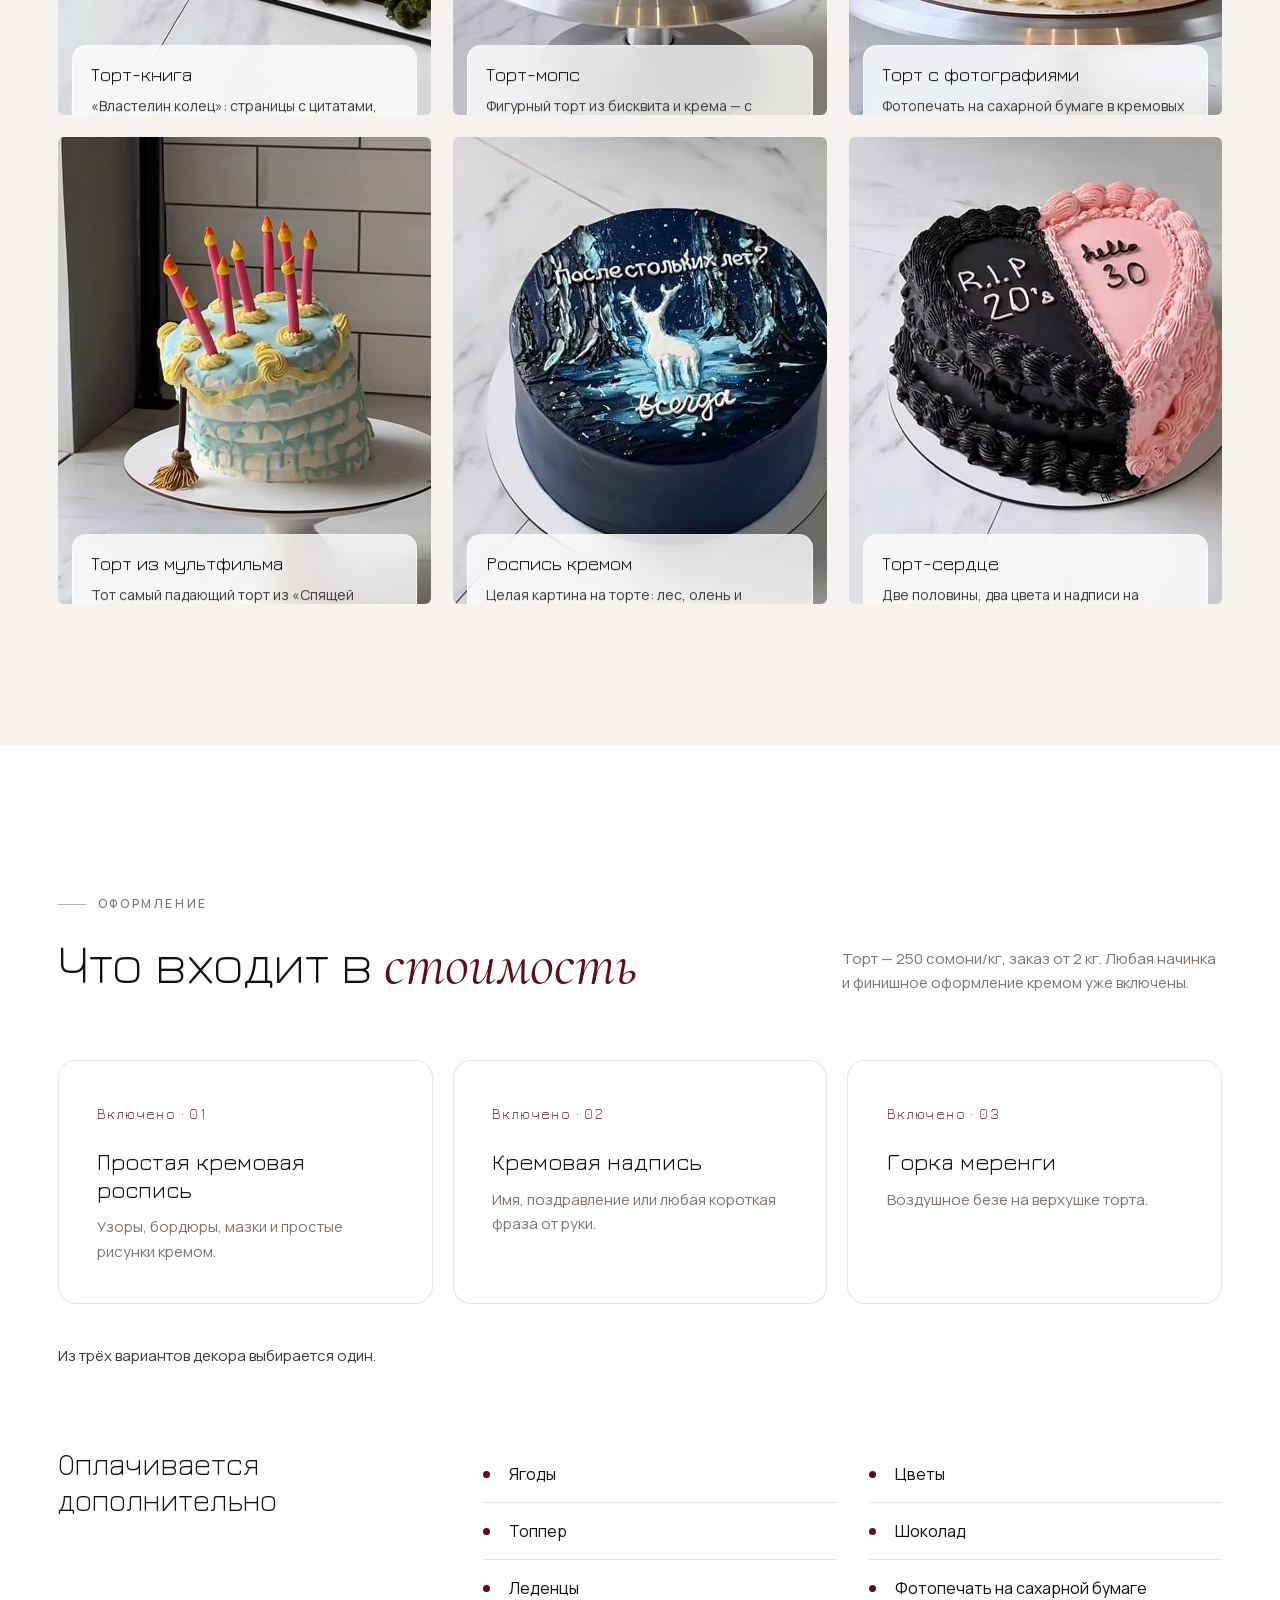
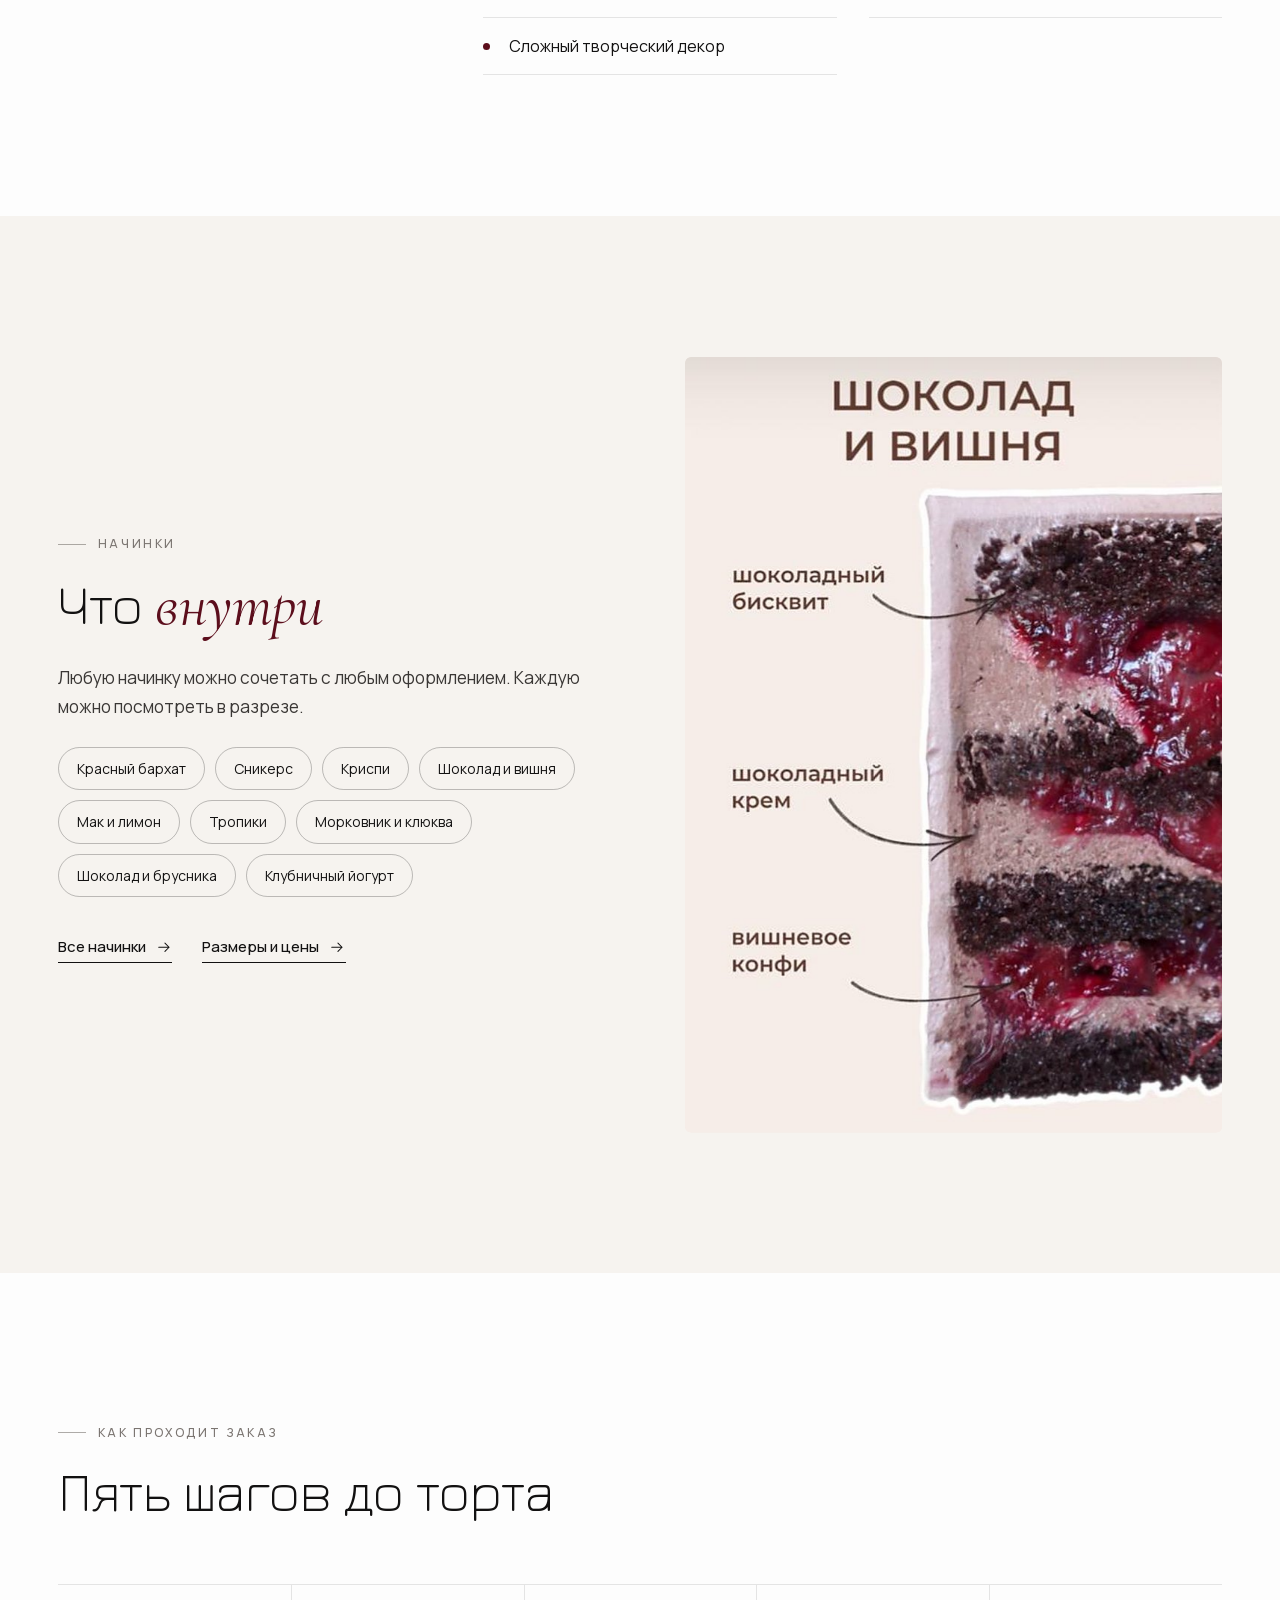
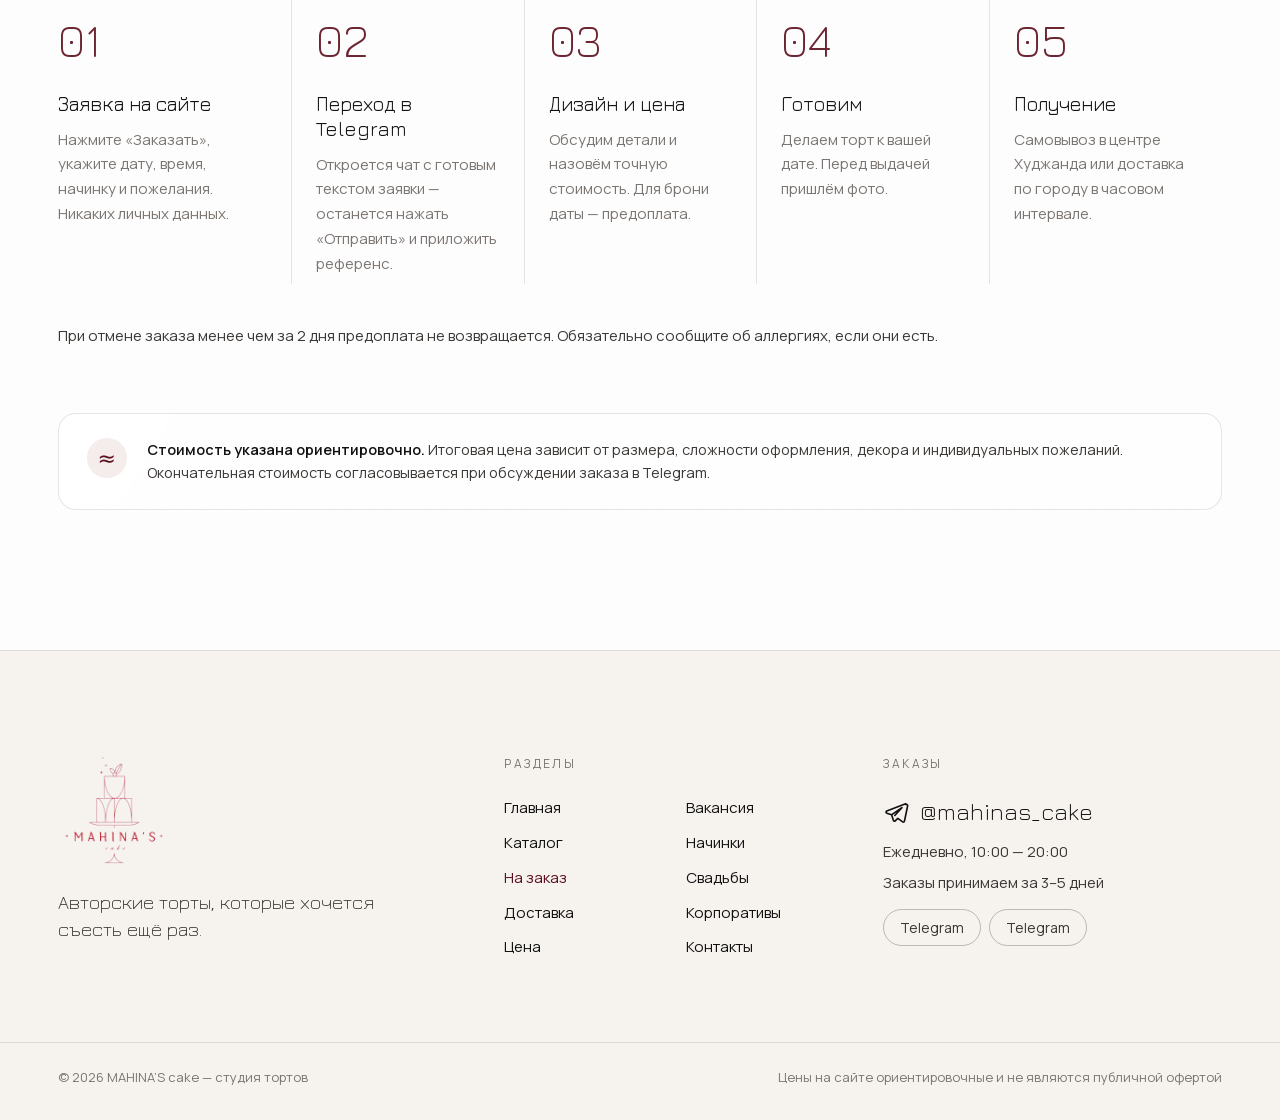
<file: custom.html>
<!doctype html>
<html lang="ru">
<head>
<meta charset="utf-8">
<meta name="viewport" content="width=device-width, initial-scale=1, viewport-fit=cover">
<title>Торт по индивидуальному дизайну — MAHINA’S</title>
<meta name="description" content="Авторский торт по вашей идее: стили оформления, декор, начинки и размеры. Как проходит заказ через Telegram.">
<meta name="theme-color" content="#FDFDFD">
<meta name="view-transition" content="same-origin">

<meta property="og:type" content="website">
<meta property="og:locale" content="ru_RU">
<meta property="og:site_name" content="MAHINA’S cake — студия тортов">
<meta property="og:title" content="Торт по индивидуальному дизайну — MAHINA’S">
<meta property="og:description" content="Авторский торт по вашей идее: стили оформления, декор, начинки и размеры. Как проходит заказ через Telegram.">
<meta property="og:image" content="assets/img/logo-512.png">
<meta name="twitter:card" content="summary">
<link rel="icon" type="image/png" href="assets/img/favicon.png">
<link rel="apple-touch-icon" href="assets/img/apple-touch-icon.png">
<link rel="preload" href="assets/fonts/jura-cyrillic-2.woff2" as="font" type="font/woff2" crossorigin>
<link rel="preload" href="assets/fonts/manrope-cyrillic-4.woff2" as="font" type="font/woff2" crossorigin>
<link rel="stylesheet" href="assets/css/fonts.css">
<link rel="stylesheet" href="assets/css/style.css">
<script src="assets/js/main.js" defer></script>

</head>

<body data-page="custom">
<a class="skip" href="#main">Перейти к содержанию</a>
<header class="header" data-header>
  <div class="header__inner">
    <a class="logo" href="index.html" aria-label="MAHINA’S cake — студия тортов — на главную">
      <img src="assets/img/logo-240.png" alt="MAHINA’S" width="92" height="92">
    </a>
    <nav class="nav" aria-label="Основная навигация">
      <ul class="nav__list">
<li><a class="nav__link" href="catalog.html">Каталог</a></li>
<li><a class="nav__link" href="custom.html" aria-current="page">На заказ</a></li>
<li><a class="nav__link" href="delivery.html">Доставка</a></li>
<li><a class="nav__link" href="prices.html">Цена</a></li>
<li><a class="nav__link" href="vacancy.html">Вакансия</a></li>
<li><a class="nav__link" href="fillings.html">Начинки</a></li>
<li><a class="nav__link" href="weddings.html">Свадьбы</a></li>
<li><a class="nav__link" href="corporate.html">Корпоративы</a></li>
      </ul>
    </nav>
    <a class="btn btn--ghost header__cta" href="catalog.html">Заказать</a>
    <button class="burger" type="button" aria-label="Открыть меню" aria-expanded="false" aria-controls="mobile-menu" data-burger>
      <span></span><span></span>
    </button>
  </div>
</header>
<div class="mmenu" id="mobile-menu" data-mmenu hidden>
  <div class="mmenu__glow" aria-hidden="true"></div>
  <nav aria-label="Мобильная навигация">
    <ul class="mmenu__list">
<li><a class="mmenu__link" href="index.html">Главная</a></li>
<li><a class="mmenu__link" href="catalog.html">Каталог</a></li>
<li><a class="mmenu__link" href="custom.html" aria-current="page">На заказ</a></li>
<li><a class="mmenu__link" href="delivery.html">Доставка</a></li>
<li><a class="mmenu__link" href="prices.html">Цена</a></li>
<li><a class="mmenu__link" href="vacancy.html">Вакансия</a></li>
<li><a class="mmenu__link" href="fillings.html">Начинки</a></li>
<li><a class="mmenu__link" href="weddings.html">Свадьбы</a></li>
<li><a class="mmenu__link" href="corporate.html">Корпоративы</a></li>
<li><a class="mmenu__link" href="contacts.html">Контакты</a></li>
    </ul>
  </nav>
  <div class="mmenu__foot">
    <a class="btn btn--primary btn--wide" href="catalog.html"><span>Заказать</span><svg class="icon" viewBox="0 0 24 24" aria-hidden="true"><path d="M4 12h15m-6-6 6 6-6 6" fill="none" stroke="currentColor" stroke-width="1.5" stroke-linecap="round" stroke-linejoin="round"/></svg></a>
    <p class="mmenu__note">Ежедневно, 10:00 — 20:00 · @mahinas_cake</p>
  </div>
</div>

<main id="main">

  <section class="page-hero">
    <div class="container split">
      <div class="split__text">
        <nav class="crumbs reveal" aria-label="Хлебные крошки"><a href="index.html">Главная</a><span>На заказ</span></nav>
        <h1 class="h1 reveal" style="--d:60ms">Торт по&nbsp;вашей <em>идее</em></h1>
        <p class="lead reveal" style="--d:120ms">День рождения, никах, юбилей или детский праздник — мы делаем торты, которых нет в каталоге. Расскажите идею, а мы предложим, как её воплотить, и подберём начинку и вес.</p>
        <div class="btn-row reveal" style="--d:180ms">
          <a class="btn btn--primary" href="https://t.me/mahinas_cake?text=%D0%97%D0%B4%D1%80%D0%B0%D0%B2%D1%81%D1%82%D0%B2%D1%83%D0%B9%D1%82%D0%B5%21%20%D0%A5%D0%BE%D1%87%D1%83%20%D0%B7%D0%B0%D0%BA%D0%B0%D0%B7%D0%B0%D1%82%D1%8C%20%D1%82%D0%BE%D1%80%D1%82%20%D0%BF%D0%BE%20%D0%B8%D0%BD%D0%B4%D0%B8%D0%B2%D0%B8%D0%B4%D1%83%D0%B0%D0%BB%D1%8C%D0%BD%D0%BE%D0%BC%D1%83%20%D0%B4%D0%B8%D0%B7%D0%B0%D0%B9%D0%BD%D1%83." target="_blank" rel="noopener" data-order="custom"><svg class="icon" viewBox="0 0 24 24" aria-hidden="true"><path d="M20.6 4.3 3.4 11c-.9.4-.9 1.6.1 1.9l4.3 1.4 1.7 5.2c.2.7 1.1.9 1.6.4l2.4-2.3 4.4 3.2c.6.4 1.4.1 1.6-.6l2.9-14c.2-.9-.7-1.6-1.6-1.2Z" fill="none" stroke="currentColor" stroke-width="1.5" stroke-linejoin="round"/><path d="m8 14.2 9.2-6.4-6.9 7.6" fill="none" stroke="currentColor" stroke-width="1.5" stroke-linejoin="round"/></svg><span>Обсудить заказ</span></a>
          <a class="link-arrow" href="#examples">Примеры работ <svg class="icon" viewBox="0 0 24 24" aria-hidden="true"><path d="M4 12h15m-6-6 6 6-6 6" fill="none" stroke="currentColor" stroke-width="1.5" stroke-linecap="round" stroke-linejoin="round"/></svg></a>
        </div>
      </div>
      <div class="split__media reveal reveal-img" style="--d:120ms">
        <img src="assets/img/photos/custom-book.jpg?v=1794580538" alt="Торт в виде книги «Властелин колец»" fetchpriority="high" decoding="async">
      </div>
    </div>
  </section>

  <section class="section section--cream" id="examples">
    <div class="container">
      <div class="section-head reveal">
        <div>
          <p class="eyebrow">Идеи для оформления</p>
          <h2 class="h2">Можно <em>повторить</em></h2>
        </div>
        <p class="section-head__note">Понравился торт? Нажмите «Хочу похожий» — пример попадёт в заявку, а детали обсудим в Telegram.</p>
      </div>
      <div class="styles">
        <figure class="style reveal">
          <img src="assets/img/photos/custom-book.jpg?v=1794580538" alt="Торт в виде открытой книги «Властелин колец»" loading="lazy" decoding="async">
          <figcaption><span class="style__name">Торт-книга</span><span class="style__desc">«Властелин колец»: страницы с цитатами, мох и плющ из крема</span><a class="style__order" href="https://t.me/mahinas_cake?text=%D0%97%D0%B4%D1%80%D0%B0%D0%B2%D1%81%D1%82%D0%B2%D1%83%D0%B9%D1%82%D0%B5%21%20%D0%A5%D0%BE%D1%87%D1%83%20%D0%B7%D0%B0%D0%BA%D0%B0%D0%B7%D0%B0%D1%82%D1%8C%20%D1%82%D0%BE%D1%80%D1%82%20%D0%BF%D0%BE%20%D0%B8%D0%BD%D0%B4%D0%B8%D0%B2%D0%B8%D0%B4%D1%83%D0%B0%D0%BB%D1%8C%D0%BD%D0%BE%D0%BC%D1%83%20%D0%B4%D0%B8%D0%B7%D0%B0%D0%B9%D0%BD%D1%83." target="_blank" rel="noopener" data-order="custom" data-comment="Хочу похожий торт-книгу">Хочу похожий <svg class="icon" viewBox="0 0 24 24" aria-hidden="true"><path d="M4 12h15m-6-6 6 6-6 6" fill="none" stroke="currentColor" stroke-width="1.5" stroke-linecap="round" stroke-linejoin="round"/></svg></a></figcaption>
        </figure>
        <figure class="style reveal" style="--d:80ms">
          <img src="assets/img/photos/custom-pug.jpg?v=1794580538" alt="Фигурный торт в виде мопса" loading="lazy" decoding="async">
          <figcaption><span class="style__name">Торт-мопс</span><span class="style__desc">Фигурный торт из бисквита и крема — с характером и лапками</span><a class="style__order" href="https://t.me/mahinas_cake?text=%D0%97%D0%B4%D1%80%D0%B0%D0%B2%D1%81%D1%82%D0%B2%D1%83%D0%B9%D1%82%D0%B5%21%20%D0%A5%D0%BE%D1%87%D1%83%20%D0%B7%D0%B0%D0%BA%D0%B0%D0%B7%D0%B0%D1%82%D1%8C%20%D1%82%D0%BE%D1%80%D1%82%20%D0%BF%D0%BE%20%D0%B8%D0%BD%D0%B4%D0%B8%D0%B2%D0%B8%D0%B4%D1%83%D0%B0%D0%BB%D1%8C%D0%BD%D0%BE%D0%BC%D1%83%20%D0%B4%D0%B8%D0%B7%D0%B0%D0%B9%D0%BD%D1%83." target="_blank" rel="noopener" data-order="custom" data-comment="Хочу похожий фигурный торт (мопс)">Хочу похожий <svg class="icon" viewBox="0 0 24 24" aria-hidden="true"><path d="M4 12h15m-6-6 6 6-6 6" fill="none" stroke="currentColor" stroke-width="1.5" stroke-linecap="round" stroke-linejoin="round"/></svg></a></figcaption>
        </figure>
        <figure class="style reveal" style="--d:160ms">
          <img src="assets/img/photos/custom-photo.jpg?v=1794580538" alt="Торт с чёрно-белыми фотографиями" loading="lazy" decoding="async">
          <figcaption><span class="style__name">Торт с фотографиями</span><span class="style__desc">Фотопечать на сахарной бумаге в кремовых рамках</span><a class="style__order" href="https://t.me/mahinas_cake?text=%D0%97%D0%B4%D1%80%D0%B0%D0%B2%D1%81%D1%82%D0%B2%D1%83%D0%B9%D1%82%D0%B5%21%20%D0%A5%D0%BE%D1%87%D1%83%20%D0%B7%D0%B0%D0%BA%D0%B0%D0%B7%D0%B0%D1%82%D1%8C%20%D1%82%D0%BE%D1%80%D1%82%20%D0%BF%D0%BE%20%D0%B8%D0%BD%D0%B4%D0%B8%D0%B2%D0%B8%D0%B4%D1%83%D0%B0%D0%BB%D1%8C%D0%BD%D0%BE%D0%BC%D1%83%20%D0%B4%D0%B8%D0%B7%D0%B0%D0%B9%D0%BD%D1%83." target="_blank" rel="noopener" data-order="custom" data-comment="Хочу торт с фотографиями">Хочу похожий <svg class="icon" viewBox="0 0 24 24" aria-hidden="true"><path d="M4 12h15m-6-6 6 6-6 6" fill="none" stroke="currentColor" stroke-width="1.5" stroke-linecap="round" stroke-linejoin="round"/></svg></a></figcaption>
        </figure>
        <figure class="style reveal">
          <img src="assets/img/photos/custom-falling.jpg?v=1794580538" alt="Падающий торт из «Спящей красавицы»" loading="lazy" decoding="async">
          <figcaption><span class="style__name">Торт из мультфильма</span><span class="style__desc">Тот самый падающий торт из «Спящей красавицы» со свечами и метлой</span><a class="style__order" href="https://t.me/mahinas_cake?text=%D0%97%D0%B4%D1%80%D0%B0%D0%B2%D1%81%D1%82%D0%B2%D1%83%D0%B9%D1%82%D0%B5%21%20%D0%A5%D0%BE%D1%87%D1%83%20%D0%B7%D0%B0%D0%BA%D0%B0%D0%B7%D0%B0%D1%82%D1%8C%20%D1%82%D0%BE%D1%80%D1%82%20%D0%BF%D0%BE%20%D0%B8%D0%BD%D0%B4%D0%B8%D0%B2%D0%B8%D0%B4%D1%83%D0%B0%D0%BB%D1%8C%D0%BD%D0%BE%D0%BC%D1%83%20%D0%B4%D0%B8%D0%B7%D0%B0%D0%B9%D0%BD%D1%83." target="_blank" rel="noopener" data-order="custom" data-comment="Хочу торт по мультфильму / фильму">Хочу похожий <svg class="icon" viewBox="0 0 24 24" aria-hidden="true"><path d="M4 12h15m-6-6 6 6-6 6" fill="none" stroke="currentColor" stroke-width="1.5" stroke-linecap="round" stroke-linejoin="round"/></svg></a></figcaption>
        </figure>
        <figure class="style reveal" style="--d:80ms">
          <img src="assets/img/photos/cake-always.jpg?v=1794580538" alt="Торт с росписью «Всегда»" loading="lazy" decoding="async">
          <figcaption><span class="style__name">Роспись кремом</span><span class="style__desc">Целая картина на торте: лес, олень и надпись «Всегда»</span><a class="style__order" href="https://t.me/mahinas_cake?text=%D0%97%D0%B4%D1%80%D0%B0%D0%B2%D1%81%D1%82%D0%B2%D1%83%D0%B9%D1%82%D0%B5%21%20%D0%A5%D0%BE%D1%87%D1%83%20%D0%B7%D0%B0%D0%BA%D0%B0%D0%B7%D0%B0%D1%82%D1%8C%20%D1%82%D0%BE%D1%80%D1%82%20%D0%BF%D0%BE%20%D0%B8%D0%BD%D0%B4%D0%B8%D0%B2%D0%B8%D0%B4%D1%83%D0%B0%D0%BB%D1%8C%D0%BD%D0%BE%D0%BC%D1%83%20%D0%B4%D0%B8%D0%B7%D0%B0%D0%B9%D0%BD%D1%83." target="_blank" rel="noopener" data-order="custom" data-comment="Хочу торт с росписью кремом">Хочу похожий <svg class="icon" viewBox="0 0 24 24" aria-hidden="true"><path d="M4 12h15m-6-6 6 6-6 6" fill="none" stroke="currentColor" stroke-width="1.5" stroke-linecap="round" stroke-linejoin="round"/></svg></a></figcaption>
        </figure>
        <figure class="style reveal" style="--d:160ms">
          <img src="assets/img/photos/cake-heart-30.jpg?v=1794580538" alt="Торт-сердце на юбилей" loading="lazy" decoding="async">
          <figcaption><span class="style__name">Торт-сердце</span><span class="style__desc">Две половины, два цвета и надписи на юбилей</span><a class="style__order" href="https://t.me/mahinas_cake?text=%D0%97%D0%B4%D1%80%D0%B0%D0%B2%D1%81%D1%82%D0%B2%D1%83%D0%B9%D1%82%D0%B5%21%20%D0%A5%D0%BE%D1%87%D1%83%20%D0%B7%D0%B0%D0%BA%D0%B0%D0%B7%D0%B0%D1%82%D1%8C%20%D1%82%D0%BE%D1%80%D1%82%20%D0%BF%D0%BE%20%D0%B8%D0%BD%D0%B4%D0%B8%D0%B2%D0%B8%D0%B4%D1%83%D0%B0%D0%BB%D1%8C%D0%BD%D0%BE%D0%BC%D1%83%20%D0%B4%D0%B8%D0%B7%D0%B0%D0%B9%D0%BD%D1%83." target="_blank" rel="noopener" data-order="custom" data-comment="Хочу торт-сердце">Хочу похожий <svg class="icon" viewBox="0 0 24 24" aria-hidden="true"><path d="M4 12h15m-6-6 6 6-6 6" fill="none" stroke="currentColor" stroke-width="1.5" stroke-linecap="round" stroke-linejoin="round"/></svg></a></figcaption>
        </figure>
      </div>
    </div>
  </section>

  <section class="section">
    <div class="container">
      <div class="section-head reveal">
        <div>
          <p class="eyebrow">Оформление</p>
          <h2 class="h2">Что входит в&nbsp;<em>стоимость</em></h2>
        </div>
        <p class="section-head__note">Торт — 250 сомони/кг, заказ от 2 кг. Любая начинка и финишное оформление кремом уже включены.</p>
      </div>
      <div class="cards">
        <div class="card reveal"><span class="card__num">Включено · 01</span><h3 class="card__title">Простая кремовая роспись</h3><p>Узоры, бордюры, мазки и простые рисунки кремом.</p></div>
        <div class="card reveal" style="--d:80ms"><span class="card__num">Включено · 02</span><h3 class="card__title">Кремовая надпись</h3><p>Имя, поздравление или любая короткая фраза от руки.</p></div>
        <div class="card reveal" style="--d:160ms"><span class="card__num">Включено · 03</span><h3 class="card__title">Горка меренги</h3><p>Воздушное безе на верхушке торта.</p></div>
      </div>
      <p class="process__note reveal">Из трёх вариантов декора выбирается один.</p>
      <div class="factors reveal">
        <p class="factors__title">Оплачивается дополнительно</p>
        <ul class="factors__list">
          <li>Ягоды</li><li>Цветы</li><li>Топпер</li><li>Шоколад</li><li>Леденцы</li><li>Фотопечать на сахарной бумаге</li><li>Сложный творческий декор</li>
        </ul>
      </div>
    </div>
  </section>

  <section class="section section--cream">
    <div class="container editorial editorial--rev">
      <div class="editorial__media reveal">
        <div class="editorial__main editorial__main--story reveal-img"><img src="assets/img/photos/filling-chocolate-cherry.jpg?v=1794580538" alt="Начинка «Шоколад и вишня» в разрезе" loading="lazy" decoding="async"></div>
      </div>
      <div class="editorial__text reveal" style="--d:120ms">
        <p class="eyebrow">Начинки</p>
        <h2 class="h2">Что <em>внутри</em></h2>
        <p class="lead">Любую начинку можно сочетать с любым оформлением. Каждую можно посмотреть в разрезе.</p>
        <ul class="chips-list">
<li>Красный бархат</li>
<li>Сникерс</li>
<li>Криспи</li>
<li>Шоколад и вишня</li>
<li>Мак и лимон</li>
<li>Тропики</li>
<li>Морковник и клюква</li>
<li>Шоколад и брусника</li>
<li>Клубничный йогурт</li>
        </ul>
        <div class="btn-row">
          <a class="link-arrow" href="fillings.html">Все начинки <svg class="icon" viewBox="0 0 24 24" aria-hidden="true"><path d="M4 12h15m-6-6 6 6-6 6" fill="none" stroke="currentColor" stroke-width="1.5" stroke-linecap="round" stroke-linejoin="round"/></svg></a>
          <a class="link-arrow" href="prices.html">Размеры и цены <svg class="icon" viewBox="0 0 24 24" aria-hidden="true"><path d="M4 12h15m-6-6 6 6-6 6" fill="none" stroke="currentColor" stroke-width="1.5" stroke-linecap="round" stroke-linejoin="round"/></svg></a>
        </div>
      </div>
    </div>
  </section>

  <section class="section" id="process">
    <div class="container">
      <div class="section-head reveal">
        <div>
          <p class="eyebrow">Как проходит заказ</p>
          <h2 class="h2">Пять шагов до торта</h2>
        </div>
      </div>
      <ol class="process">
        <li class="step reveal"><span class="step__num">01</span><h3 class="step__title">Заявка на сайте</h3><p>Нажмите «Заказать», укажите дату, время, начинку и пожелания. Никаких личных данных.</p></li>
        <li class="step reveal" style="--d:70ms"><span class="step__num">02</span><h3 class="step__title">Переход в Telegram</h3><p>Откроется чат с готовым текстом заявки — останется нажать «Отправить» и приложить референс.</p></li>
        <li class="step reveal" style="--d:140ms"><span class="step__num">03</span><h3 class="step__title">Дизайн и цена</h3><p>Обсудим детали и назовём точную стоимость. Для брони даты — предоплата.</p></li>
        <li class="step reveal" style="--d:210ms"><span class="step__num">04</span><h3 class="step__title">Готовим</h3><p>Делаем торт к вашей дате. Перед выдачей пришлём фото.</p></li>
        <li class="step reveal" style="--d:280ms"><span class="step__num">05</span><h3 class="step__title">Получение</h3><p>Самовывоз в центре Худжанда или доставка по городу в часовом интервале.</p></li>
      </ol>
      <p class="process__note reveal">При отмене заказа менее чем за 2 дня предоплата не возвращается. Обязательно сообщите об аллергиях, если они есть.</p>
      <aside class="price-note reveal" aria-label="О стоимости">
  <span class="price-note__mark" aria-hidden="true">≈</span>
  <p><strong>Стоимость указана ориентировочно.</strong> Итоговая цена зависит от размера, сложности оформления, декора и индивидуальных пожеланий. Окончательная стоимость согласовывается при обсуждении заказа в&nbsp;Telegram.</p>
</aside>

    </div>
  </section>

</main>
<footer class="footer">
  <div class="container footer__inner">
    <div class="footer__brand">
      <img class="footer__logo" src="assets/img/logo-240.png" alt="Логотип MAHINA’S" width="112" height="112" loading="lazy">
      <p class="footer__claim">Авторские торты, которые хочется съесть ещё раз.</p>
    </div>
    <nav class="footer__nav" aria-label="Навигация в подвале">
      <p class="footer__label">Разделы</p>
      <ul>
<li><a class="footer__link" href="index.html">Главная</a></li>
<li><a class="footer__link" href="catalog.html">Каталог</a></li>
<li><a class="footer__link" href="custom.html" aria-current="page">На заказ</a></li>
<li><a class="footer__link" href="delivery.html">Доставка</a></li>
<li><a class="footer__link" href="prices.html">Цена</a></li>
<li><a class="footer__link" href="vacancy.html">Вакансия</a></li>
<li><a class="footer__link" href="fillings.html">Начинки</a></li>
<li><a class="footer__link" href="weddings.html">Свадьбы</a></li>
<li><a class="footer__link" href="corporate.html">Корпоративы</a></li>
<li><a class="footer__link" href="contacts.html">Контакты</a></li>
      </ul>
    </nav>
    <div class="footer__contact">
      <p class="footer__label">Заказы</p>
      <a class="footer__tg" href="https://t.me/mahinas_cake?text=%D0%97%D0%B4%D1%80%D0%B0%D0%B2%D1%81%D1%82%D0%B2%D1%83%D0%B9%D1%82%D0%B5%21%20%D0%A5%D0%BE%D1%87%D1%83%20%D0%BE%D0%B1%D1%81%D1%83%D0%B4%D0%B8%D1%82%D1%8C%20%D0%B7%D0%B0%D0%BA%D0%B0%D0%B7%20%D1%82%D0%BE%D1%80%D1%82%D0%B0." target="_blank" rel="noopener"><svg class="icon" viewBox="0 0 24 24" aria-hidden="true"><path d="M20.6 4.3 3.4 11c-.9.4-.9 1.6.1 1.9l4.3 1.4 1.7 5.2c.2.7 1.1.9 1.6.4l2.4-2.3 4.4 3.2c.6.4 1.4.1 1.6-.6l2.9-14c.2-.9-.7-1.6-1.6-1.2Z" fill="none" stroke="currentColor" stroke-width="1.5" stroke-linejoin="round"/><path d="m8 14.2 9.2-6.4-6.9 7.6" fill="none" stroke="currentColor" stroke-width="1.5" stroke-linejoin="round"/></svg> @mahinas_cake</a>
      <p>Ежедневно, 10:00 — 20:00</p>
      <p>Заказы принимаем за 3–5 дней</p>
      <ul class="footer-socials"><li><a class="footer-socials__link" href="https://t.me/mahinas_cake" target="_blank" rel="noopener">Telegram</a></li><li><a class="footer-socials__link" href="https://t.me/mahinas_cake" target="_blank" rel="noopener">Telegram</a></li></ul>
    </div>
  </div>
  <div class="container footer__bottom">
    <p>© 2026 MAHINA’S cake — студия тортов</p>
    <p>Цены на сайте ориентировочные и не являются публичной офертой</p>
  </div>
</footer>
<dialog class="modal" data-modal aria-labelledby="modal-title">
  <div class="modal__box" tabindex="-1">
    <button class="modal__close" type="button" data-close aria-label="Закрыть">
      <svg viewBox="0 0 24 24" aria-hidden="true"><path d="M6 6l12 12M18 6 6 18" stroke="currentColor" stroke-width="1.5" stroke-linecap="round"/></svg>
    </button>
    <div class="modal__media"><img data-m-img alt=""></div>
    <div class="modal__body">
      <p class="eyebrow" data-m-cat></p>
      <h2 class="modal__title" id="modal-title" data-m-name></h2>
      <p class="modal__weight" data-m-weight></p>
      <p class="modal__details" data-m-details></p>
      <div class="modal__price" data-m-price></div>
      <p class="modal__hint">Цена ориентировочная: итог зависит от размера, декора и пожеланий. Точную стоимость согласуем в&nbsp;Telegram.</p>
      <a class="btn btn--primary btn--wide" data-m-order href="https://t.me/mahinas_cake" target="_blank" rel="noopener"><span>Заказать</span><svg class="icon" viewBox="0 0 24 24" aria-hidden="true"><path d="M4 12h15m-6-6 6 6-6 6" fill="none" stroke="currentColor" stroke-width="1.5" stroke-linecap="round" stroke-linejoin="round"/></svg></a>
    </div>
  </div>
</dialog>

<dialog class="order" data-order-modal aria-labelledby="order-title">
  <div class="order__box" tabindex="-1">
    <header class="order__head">
      <div class="order__product">
        <img data-o-img alt="" width="56" height="56">
        <div>
          <p class="order__kicker" id="order-title">Заявка на заказ</p>
          <p class="order__pname" data-o-name></p>
          <p class="order__pprice" data-o-price></p>
        </div>
      </div>
      <button class="order__close" type="button" data-order-close aria-label="Закрыть">
        <svg viewBox="0 0 24 24" aria-hidden="true"><path d="M6 6l12 12M18 6 6 18" stroke="currentColor" stroke-width="1.5" stroke-linecap="round"/></svg>
      </button>
    </header>

    <div class="order__scroll">
      <div class="order__fields">
        <div class="field field--wide" data-o-sizes hidden>
          <span class="field__label" data-o-sizes-title>Вариант</span>
          <div class="chips" data-o-sizes-list></div>
        </div>
        <label class="field">
          <span class="field__label">Дата</span>
          <input type="date" data-o-field="date">
        </label>
        <label class="field">
          <span class="field__label">Время</span>
          <select data-o-field="time"><option value="">Любое</option></select>
        </label>
        <label class="field field--wide" data-o-cake-only>
          <span class="field__label">Начинка</span>
          <select data-o-field="filling"><option value="">Посоветуйте мне</option></select>
        </label>
        <div class="field field--wide">
          <span class="field__label">Получение</span>
          <div class="segmented" role="radiogroup" aria-label="Способ получения">
            <label><input type="radio" name="o-get" value="Самовывоз" data-o-field="get" checked><span>Самовывоз</span></label>
            <label><input type="radio" name="o-get" value="Доставка" data-o-field="get"><span>Доставка</span></label>
          </div>
        </div>
        <label class="field field--wide" data-o-street hidden>
          <span class="field__label">Улица доставки</span>
          <input type="text" maxlength="80" placeholder="Например: Невский проспект" autocomplete="off" data-o-field="street">
          <span class="field__hint">Только улица — дом, квартиру и время уточним в&nbsp;Telegram.</span>
        </label>
        <label class="field field--wide" data-o-cake-only>
          <span class="field__label">Надпись на торте</span>
          <input type="text" maxlength="80" placeholder="Например: С днём рождения, Аня!" data-o-field="text">
        </label>
        <label class="field field--wide">
          <span class="field__label">Пожелания</span>
          <textarea rows="2" maxlength="400" placeholder="Повод, цвета, количество гостей, идея оформления…" data-o-field="comment"></textarea>
        </label>
      </div>

      <details class="order__preview">
        <summary>Посмотреть текст заявки</summary>
        <p class="bubble" data-o-preview></p>
      </details>
    </div>

    <footer class="order__foot">
      <a class="btn btn--primary btn--wide" href="https://t.me/mahinas_cake" target="_blank" rel="noopener" data-o-send><svg class="icon" viewBox="0 0 24 24" aria-hidden="true"><path d="M20.6 4.3 3.4 11c-.9.4-.9 1.6.1 1.9l4.3 1.4 1.7 5.2c.2.7 1.1.9 1.6.4l2.4-2.3 4.4 3.2c.6.4 1.4.1 1.6-.6l2.9-14c.2-.9-.7-1.6-1.6-1.2Z" fill="none" stroke="currentColor" stroke-width="1.5" stroke-linejoin="round"/><path d="m8 14.2 9.2-6.4-6.9 7.6" fill="none" stroke="currentColor" stroke-width="1.5" stroke-linejoin="round"/></svg><span>Перейти в Telegram</span></a>
      <button class="order__copy" type="button" data-o-copy><span data-o-copy-label>Скопировать заявку</span></button>
      <p class="order__note">Telegram откроется с готовым текстом — останется нажать «Отправить». Заявка также копируется в буфер обмена.</p>
    </footer>
  </div>
</dialog>
<script type="application/json" id="catalog-data">{"items": {"cake-always": {"name": "Торт «Всегда»", "details": "Роспись кремом по мотивам любимой истории — «После стольких лет? Всегда». Сюжет и надпись можно заменить на свои. В стоимость входят любая начинка и финишное оформление кремом; сложная творческая роспись оплачивается дополнительно.", "weight": "250 сомони/кг · от 2 кг", "price": "<span class=\"price\"><span class=\"price__label\">Ориентировочно от<\/span> 500&nbsp;сомони<\/span>", "img": "assets/img/photos/cake-always.jpg?v=1794580538", "imgLg": "assets/img/photos/cake-always.jpg?v=1794580538", "tg": "https://t.me/mahinas_cake?text=%D0%97%D0%B4%D1%80%D0%B0%D0%B2%D1%81%D1%82%D0%B2%D1%83%D0%B9%D1%82%D0%B5%21%20%D0%A5%D0%BE%D1%87%D1%83%20%D0%BE%D0%B1%D1%81%D1%83%D0%B4%D0%B8%D1%82%D1%8C%20%D0%B7%D0%B0%D0%BA%D0%B0%D0%B7%20%E2%80%94%20%D0%A2%D0%BE%D1%80%D1%82%20%C2%AB%D0%92%D1%81%D0%B5%D0%B3%D0%B4%D0%B0%C2%BB.", "options": {"title": "Вес и стоимость", "msg": "Вес", "multi": false, "choices": [{"label": "2 кг · 10–13 персон", "value": "2 кг · 10–13 персон", "available": true, "price": "от 500 сомони"}, {"label": "3 кг · 15–20 персон", "value": "3 кг · 15–20 персон", "available": true, "price": "от 750 сомони"}, {"label": "4 кг · 20–26 персон", "value": "4 кг · 20–26 персон", "available": true, "price": "от 1 000 сомони"}]}, "simple": false, "cat": "Торты", "fillings": null}, "cake-heart-30": {"name": "Торт-сердце «R.I.P. 20's»", "details": "Торт в форме сердца в двух цветах: «прощание» с двадцатыми и «hello 30». Цвета, надписи и цифры подберём под ваш повод. Любая начинка и оформление кремом включены в стоимость.", "weight": "250 сомони/кг · от 2 кг", "price": "<span class=\"price\"><span class=\"price__label\">Ориентировочно от<\/span> 500&nbsp;сомони<\/span>", "img": "assets/img/photos/cake-heart-30.jpg?v=1794580538", "imgLg": "assets/img/photos/cake-heart-30.jpg?v=1794580538", "tg": "https://t.me/mahinas_cake?text=%D0%97%D0%B4%D1%80%D0%B0%D0%B2%D1%81%D1%82%D0%B2%D1%83%D0%B9%D1%82%D0%B5%21%20%D0%A5%D0%BE%D1%87%D1%83%20%D0%BE%D0%B1%D1%81%D1%83%D0%B4%D0%B8%D1%82%D1%8C%20%D0%B7%D0%B0%D0%BA%D0%B0%D0%B7%20%E2%80%94%20%D0%A2%D0%BE%D1%80%D1%82-%D1%81%D0%B5%D1%80%D0%B4%D1%86%D0%B5%20%C2%ABR.I.P.%2020%27s%C2%BB.", "options": {"title": "Вес и стоимость", "msg": "Вес", "multi": false, "choices": [{"label": "2 кг · 10–13 персон", "value": "2 кг · 10–13 персон", "available": true, "price": "от 500 сомони"}, {"label": "3 кг · 15–20 персон", "value": "3 кг · 15–20 персон", "available": true, "price": "от 750 сомони"}, {"label": "4 кг · 20–26 персон", "value": "4 кг · 20–26 персон", "available": true, "price": "от 1 000 сомони"}]}, "simple": false, "cat": "Торты", "fillings": null}, "cake-blueberry": {"name": "Торт «Голубика»", "details": "Лаконичный торт в пастельной гамме с ягодной шапкой. Отлично смотрится в паре с пирожными-эскимо в том же цвете. Ягоды оплачиваются дополнительно.", "weight": "250 сомони/кг · от 2 кг", "price": "<span class=\"price\"><span class=\"price__label\">Ориентировочно от<\/span> 500&nbsp;сомони<\/span>", "img": "assets/img/photos/cake-blueberry.jpg?v=1794580538", "imgLg": "assets/img/photos/cake-blueberry.jpg?v=1794580538", "tg": "https://t.me/mahinas_cake?text=%D0%97%D0%B4%D1%80%D0%B0%D0%B2%D1%81%D1%82%D0%B2%D1%83%D0%B9%D1%82%D0%B5%21%20%D0%A5%D0%BE%D1%87%D1%83%20%D0%BE%D0%B1%D1%81%D1%83%D0%B4%D0%B8%D1%82%D1%8C%20%D0%B7%D0%B0%D0%BA%D0%B0%D0%B7%20%E2%80%94%20%D0%A2%D0%BE%D1%80%D1%82%20%C2%AB%D0%93%D0%BE%D0%BB%D1%83%D0%B1%D0%B8%D0%BA%D0%B0%C2%BB.", "options": {"title": "Вес и стоимость", "msg": "Вес", "multi": false, "choices": [{"label": "2 кг · 10–13 персон", "value": "2 кг · 10–13 персон", "available": true, "price": "от 500 сомони"}, {"label": "3 кг · 15–20 персон", "value": "3 кг · 15–20 персон", "available": true, "price": "от 750 сомони"}, {"label": "4 кг · 20–26 персон", "value": "4 кг · 20–26 персон", "available": true, "price": "от 1 000 сомони"}]}, "simple": false, "cat": "Торты", "fillings": null}, "bento-photo": {"name": "Бенто с фотопечатью", "details": "Бенто-торт в фирменном боксе. Надпись и простой рисунок включены в стоимость, сложный рисунок или фотопечать — +40 сомони. Для бенто доступны две начинки: шоколадная с солёной карамелью и «Клубничный йогурт».", "weight": "400 г или 1 кг", "price": "<span class=\"price\"><span class=\"price__label\">Ориентировочно от<\/span> 180&nbsp;сомони<\/span>", "img": "assets/img/photos/bento-photo.jpg?v=1794580538", "imgLg": "assets/img/photos/bento-photo.jpg?v=1794580538", "tg": "https://t.me/mahinas_cake?text=%D0%97%D0%B4%D1%80%D0%B0%D0%B2%D1%81%D1%82%D0%B2%D1%83%D0%B9%D1%82%D0%B5%21%20%D0%A5%D0%BE%D1%87%D1%83%20%D0%BE%D0%B1%D1%81%D1%83%D0%B4%D0%B8%D1%82%D1%8C%20%D0%B7%D0%B0%D0%BA%D0%B0%D0%B7%20%E2%80%94%20%D0%91%D0%B5%D0%BD%D1%82%D0%BE%20%D1%81%20%D1%84%D0%BE%D1%82%D0%BE%D0%BF%D0%B5%D1%87%D0%B0%D1%82%D1%8C%D1%8E.", "options": {"title": "Размер", "msg": "Размер", "multi": false, "choices": [{"label": "Бенто · 400 г", "value": "Бенто · 400 г", "available": true, "price": "от 180 сомони"}, {"label": "Макси-бенто · 1 кг", "value": "Макси-бенто · 1 кг", "available": true, "price": "от 300 сомони"}]}, "simple": false, "cat": "Бенто-торты", "fillings": ["Шоколад и солёная карамель", "Клубничный йогурт"]}, "eskimo": {"name": "Пирожные-эскимо", "details": "Пирожные-эскимо в цвет вашего праздника — по 20 сомони за штуку, минимальный заказ 8 штук. Декор ягодами или посыпками включён.", "weight": "50 г · от 8 шт.", "price": "<span class=\"price\"><span class=\"price__label\">Ориентировочно от<\/span> 160&nbsp;сомони<\/span>", "img": "assets/img/photos/eskimo.jpg?v=1794580538", "imgLg": "assets/img/photos/eskimo.jpg?v=1794580538", "tg": "https://t.me/mahinas_cake?text=%D0%97%D0%B4%D1%80%D0%B0%D0%B2%D1%81%D1%82%D0%B2%D1%83%D0%B9%D1%82%D0%B5%21%20%D0%A5%D0%BE%D1%87%D1%83%20%D0%BE%D0%B1%D1%81%D1%83%D0%B4%D0%B8%D1%82%D1%8C%20%D0%B7%D0%B0%D0%BA%D0%B0%D0%B7%20%E2%80%94%20%D0%9F%D0%B8%D1%80%D0%BE%D0%B6%D0%BD%D1%8B%D0%B5-%D1%8D%D1%81%D0%BA%D0%B8%D0%BC%D0%BE.", "options": {"title": "Количество", "msg": "Количество", "multi": false, "choices": [{"label": "8 шт.", "value": "8 шт.", "available": true, "price": "от 160 сомони"}, {"label": "12 шт.", "value": "12 шт.", "available": true, "price": "от 240 сомони"}, {"label": "16 шт.", "value": "16 шт.", "available": true, "price": "от 320 сомони"}, {"label": "24 шт.", "value": "24 шт.", "available": true, "price": "от 480 сомони"}]}, "simple": true, "cat": "Десерты", "fillings": null}, "wedding-marble": {"name": "Свадебный «Мрамор и розы»", "details": "Ярусный торт с мраморной фактурой в пудровой гамме и цветами на длинных стеблях. Вес, количество ярусов и начинки подберём под число гостей. Цветы и сложный декор оплачиваются отдельно.", "weight": "от 4 кг · от 25 гостей", "price": "<span class=\"price price--custom\">Стоимость рассчитывается индивидуально<\/span>", "img": "assets/img/photos/wedding-marble.jpg?v=1794580538", "imgLg": "assets/img/photos/wedding-marble.jpg?v=1794580538", "tg": "https://t.me/mahinas_cake?text=%D0%97%D0%B4%D1%80%D0%B0%D0%B2%D1%81%D1%82%D0%B2%D1%83%D0%B9%D1%82%D0%B5%21%20%D0%A5%D0%BE%D1%87%D1%83%20%D0%BE%D0%B1%D1%81%D1%83%D0%B4%D0%B8%D1%82%D1%8C%20%D0%B7%D0%B0%D0%BA%D0%B0%D0%B7%20%E2%80%94%20%D0%A1%D0%B2%D0%B0%D0%B4%D0%B5%D0%B1%D0%BD%D1%8B%D0%B9%20%C2%AB%D0%9C%D1%80%D0%B0%D0%BC%D0%BE%D1%80%20%D0%B8%20%D1%80%D0%BE%D0%B7%D1%8B%C2%BB.", "options": null, "simple": false, "cat": "Свадебные и ярусные", "fillings": null}, "wedding-meringue": {"name": "Свадебный с меренгой", "details": "Эффектный торт в итальянской меренге, обожжённой горелкой, — тёплый карамельный цвет и живая фактура. Вес и начинки подберём под число гостей.", "weight": "от 4 кг · от 25 гостей", "price": "<span class=\"price price--custom\">Стоимость рассчитывается индивидуально<\/span>", "img": "assets/img/photos/wedding-meringue.jpg?v=1794580538", "imgLg": "assets/img/photos/wedding-meringue.jpg?v=1794580538", "tg": "https://t.me/mahinas_cake?text=%D0%97%D0%B4%D1%80%D0%B0%D0%B2%D1%81%D1%82%D0%B2%D1%83%D0%B9%D1%82%D0%B5%21%20%D0%A5%D0%BE%D1%87%D1%83%20%D0%BE%D0%B1%D1%81%D1%83%D0%B4%D0%B8%D1%82%D1%8C%20%D0%B7%D0%B0%D0%BA%D0%B0%D0%B7%20%E2%80%94%20%D0%A1%D0%B2%D0%B0%D0%B4%D0%B5%D0%B1%D0%BD%D1%8B%D0%B9%20%D1%81%20%D0%BC%D0%B5%D1%80%D0%B5%D0%BD%D0%B3%D0%BE%D0%B9.", "options": null, "simple": false, "cat": "Свадебные и ярусные", "fillings": null}, "tiered-red-bows": {"name": "Ярусный «Красные банты»", "details": "Праздничный двухъярусный торт в насыщенном красном: рифлёные борта, рюши из крема, атласные банты и ягоды сверху. Подойдёт для Нового года, юбилея или свадьбы в красной гамме.", "weight": "от 4 кг · от 25 гостей", "price": "<span class=\"price price--custom\">Стоимость рассчитывается индивидуально<\/span>", "img": "assets/img/photos/tiered-red-bows.jpg?v=1794580538", "imgLg": "assets/img/photos/tiered-red-bows.jpg?v=1794580538", "tg": "https://t.me/mahinas_cake?text=%D0%97%D0%B4%D1%80%D0%B0%D0%B2%D1%81%D1%82%D0%B2%D1%83%D0%B9%D1%82%D0%B5%21%20%D0%A5%D0%BE%D1%87%D1%83%20%D0%BE%D0%B1%D1%81%D1%83%D0%B4%D0%B8%D1%82%D1%8C%20%D0%B7%D0%B0%D0%BA%D0%B0%D0%B7%20%E2%80%94%20%D0%AF%D1%80%D1%83%D1%81%D0%BD%D1%8B%D0%B9%20%C2%AB%D0%9A%D1%80%D0%B0%D1%81%D0%BD%D1%8B%D0%B5%20%D0%B1%D0%B0%D0%BD%D1%82%D1%8B%C2%BB.", "options": null, "simple": false, "cat": "Свадебные и ярусные", "fillings": null}, "custom": {"name": "Торт по индивидуальному дизайну", "details": "", "weight": "размер обсудим", "price": "<span class=\"price\"><span class=\"price__label\">Ориентировочно от<\/span> 180&nbsp;сомони<\/span>", "img": "assets/img/photos/custom-book.jpg?v=1794580538", "imgLg": "assets/img/photos/custom-book.jpg?v=1794580538", "tg": "https://t.me/mahinas_cake?text=%D0%97%D0%B4%D1%80%D0%B0%D0%B2%D1%81%D1%82%D0%B2%D1%83%D0%B9%D1%82%D0%B5%21%20%D0%A5%D0%BE%D1%87%D1%83%20%D0%BE%D0%B1%D1%81%D1%83%D0%B4%D0%B8%D1%82%D1%8C%20%D0%B7%D0%B0%D0%BA%D0%B0%D0%B7%20%D1%82%D0%BE%D1%80%D1%82%D0%B0.", "options": {"title": "Формат", "msg": "Формат", "multi": false, "choices": [{"label": "Бенто · 400 г", "value": "Бенто · 400 г", "available": true, "price": "от 180 сомони"}, {"label": "Макси-бенто · 1 кг", "value": "Макси-бенто · 1 кг", "available": true, "price": "от 300 сомони"}, {"label": "Торт · 2 кг", "value": "Торт · 2 кг", "available": true, "price": "от 500 сомони"}, {"label": "Торт · 3 кг", "value": "Торт · 3 кг", "available": true, "price": "от 750 сомони"}, {"label": "Ярусный · от 4 кг", "value": "Ярусный · от 4 кг", "available": true, "price": ""}]}, "simple": false, "cat": "Индивидуальный заказ", "preset": true}, "wedding": {"name": "Свадебный торт", "details": "", "weight": "от 4 кг", "price": "<span class=\"price price--custom\">Стоимость рассчитывается индивидуально<\/span>", "img": "assets/img/photos/wedding-marble.jpg?v=1794580538", "imgLg": "assets/img/photos/wedding-marble.jpg?v=1794580538", "tg": "https://t.me/mahinas_cake?text=%D0%97%D0%B4%D1%80%D0%B0%D0%B2%D1%81%D1%82%D0%B2%D1%83%D0%B9%D1%82%D0%B5%21%20%D0%A5%D0%BE%D1%87%D1%83%20%D0%BE%D0%B1%D1%81%D1%83%D0%B4%D0%B8%D1%82%D1%8C%20%D0%B7%D0%B0%D0%BA%D0%B0%D0%B7%20%D1%82%D0%BE%D1%80%D1%82%D0%B0.", "options": {"title": "Количество гостей", "msg": "Гостей", "multi": false, "choices": [{"label": "до 25 гостей", "value": "до 25 гостей", "available": true, "price": ""}, {"label": "25–40 гостей", "value": "25–40 гостей", "available": true, "price": ""}, {"label": "40–80 гостей", "value": "40–80 гостей", "available": true, "price": ""}, {"label": "больше 80", "value": "больше 80", "available": true, "price": ""}]}, "simple": false, "cat": "Свадьбы", "preset": true}, "corporate": {"name": "Корпоративный заказ", "details": "", "weight": "объём обсудим", "price": "<span class=\"price price--custom\">Стоимость рассчитывается индивидуально<\/span>", "img": "assets/img/photos/cake-blueberry.jpg?v=1794580538", "imgLg": "assets/img/photos/cake-blueberry.jpg?v=1794580538", "tg": "https://t.me/mahinas_cake?text=%D0%97%D0%B4%D1%80%D0%B0%D0%B2%D1%81%D1%82%D0%B2%D1%83%D0%B9%D1%82%D0%B5%21%20%D0%A5%D0%BE%D1%87%D1%83%20%D0%BE%D0%B1%D1%81%D1%83%D0%B4%D0%B8%D1%82%D1%8C%20%D0%B7%D0%B0%D0%BA%D0%B0%D0%B7%20%D1%82%D0%BE%D1%80%D1%82%D0%B0.", "options": {"title": "Что нужно (можно несколько)", "msg": "Нужно", "multi": true, "choices": [{"label": "Торт с логотипом", "value": "Торт с логотипом", "available": true, "price": ""}, {"label": "Пирожные-эскимо", "value": "Пирожные-эскимо", "available": true, "price": ""}, {"label": "Трайфлы", "value": "Трайфлы", "available": true, "price": ""}, {"label": "Капкейки", "value": "Капкейки", "available": true, "price": ""}, {"label": "Подарочные бенто", "value": "Подарочные бенто", "available": true, "price": ""}]}, "simple": true, "cat": "Корпоративы", "preset": true}, "desserts": {"name": "Десерты поштучно", "details": "", "weight": "", "price": "<span class=\"price\"><span class=\"price__label\">Ориентировочно от<\/span> 20&nbsp;сомони<\/span>", "img": "assets/img/photos/eskimo.jpg?v=1794580538", "imgLg": "assets/img/photos/eskimo.jpg?v=1794580538", "tg": "https://t.me/mahinas_cake?text=%D0%97%D0%B4%D1%80%D0%B0%D0%B2%D1%81%D1%82%D0%B2%D1%83%D0%B9%D1%82%D0%B5%21%20%D0%A5%D0%BE%D1%87%D1%83%20%D0%BE%D0%B1%D1%81%D1%83%D0%B4%D0%B8%D1%82%D1%8C%20%D0%B7%D0%B0%D0%BA%D0%B0%D0%B7%20%D1%82%D0%BE%D1%80%D1%82%D0%B0.", "options": {"title": "Что нужно (можно несколько)", "msg": "Десерты", "multi": true, "choices": [{"label": "Пирожные-эскимо · от 8 шт.", "value": "Пирожные-эскимо · от 8 шт.", "available": true, "price": "от 20 сомони"}, {"label": "Трайфлы · от 9 шт.", "value": "Трайфлы · от 9 шт.", "available": true, "price": "от 30 сомони"}, {"label": "Капкейки · от 9 шт.", "value": "Капкейки · от 9 шт.", "available": true, "price": "от 25 сомони"}]}, "simple": true, "cat": "Десерты", "preset": true}}, "fillings": ["Красный бархат", "Сникерс", "Криспи", "Шоколад и вишня", "Мак и лимон", "Тропики", "Морковник и клюква", "Шоколад и брусника", "Клубничный йогурт"], "slots": ["10:00 — 11:00", "11:00 — 12:00", "12:00 — 13:00", "13:00 — 14:00", "14:00 — 15:00", "15:00 — 16:00", "16:00 — 17:00", "17:00 — 18:00", "18:00 — 19:00", "19:00 — 20:00"], "tg": "https://t.me/mahinas_cake", "intro": "Здравствуйте! Хочу оформить заказ", "site": ""}</script>


</body>
</html>
</file>
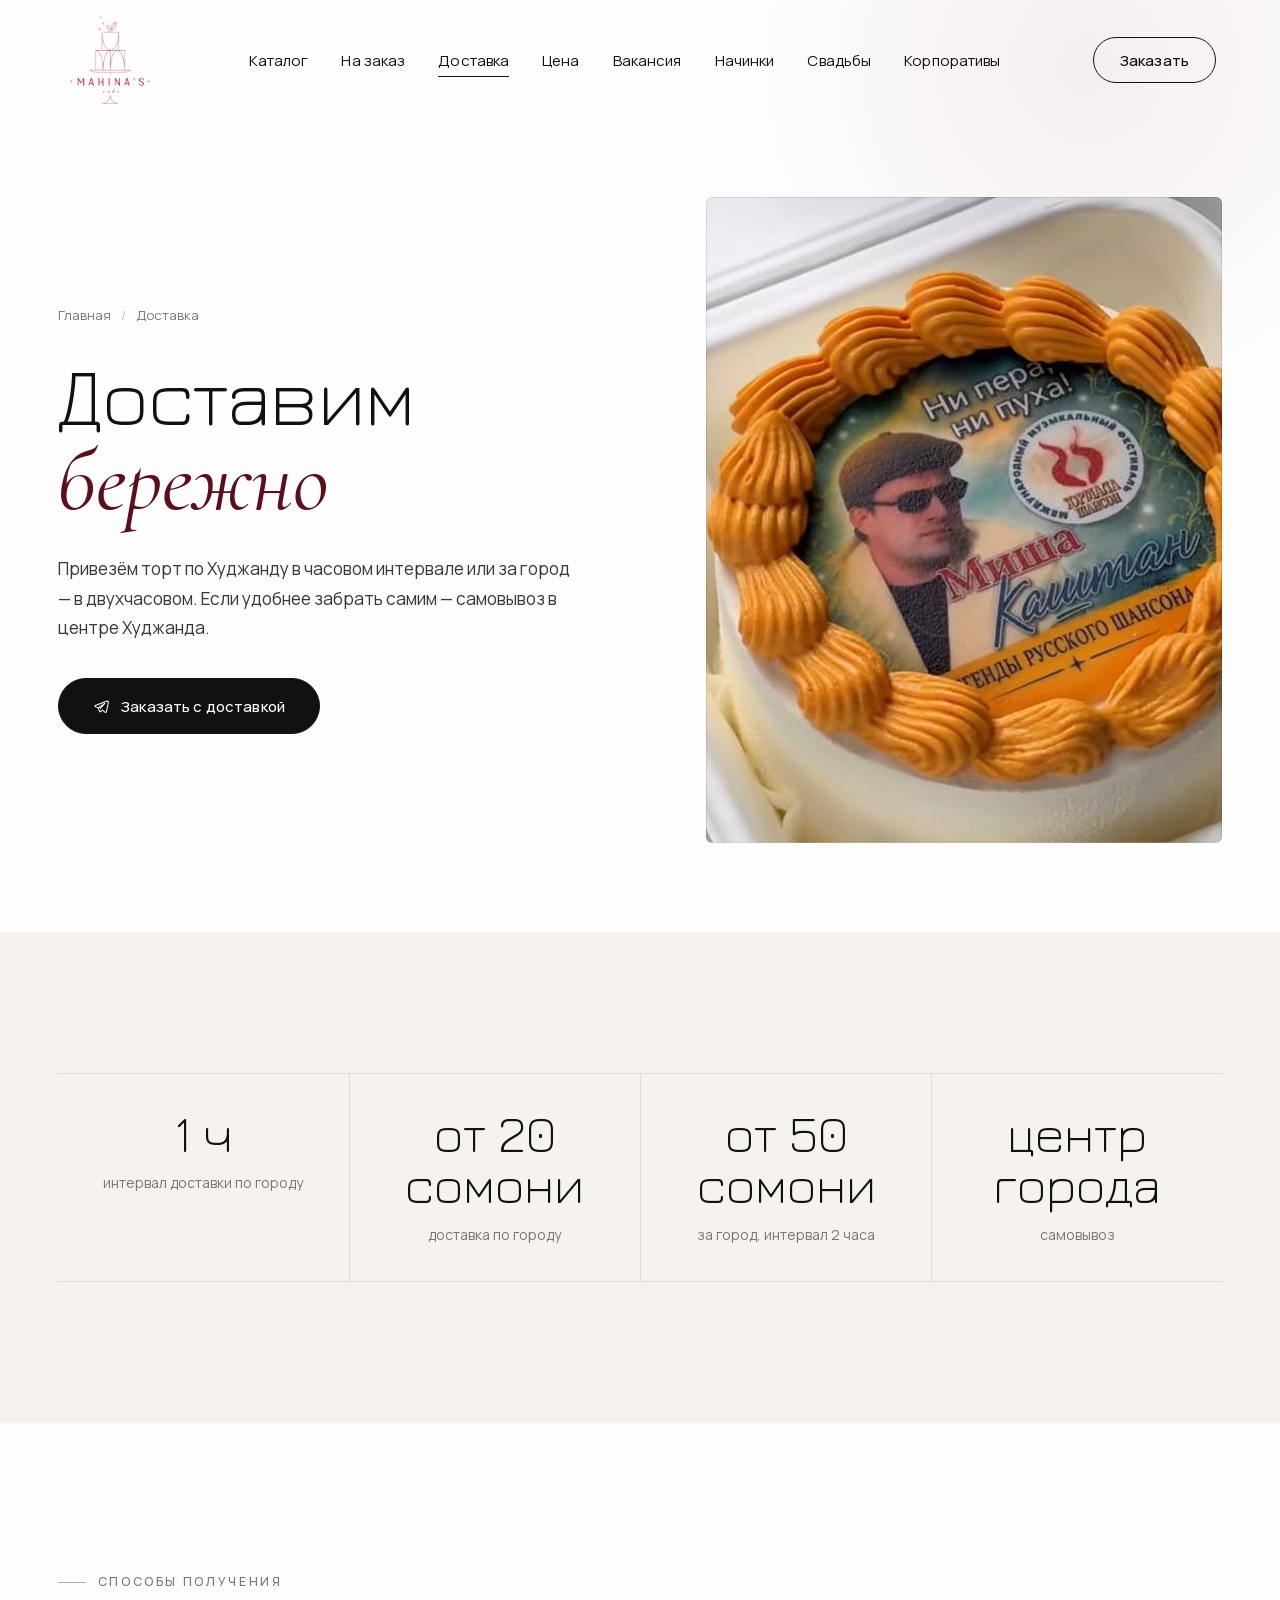
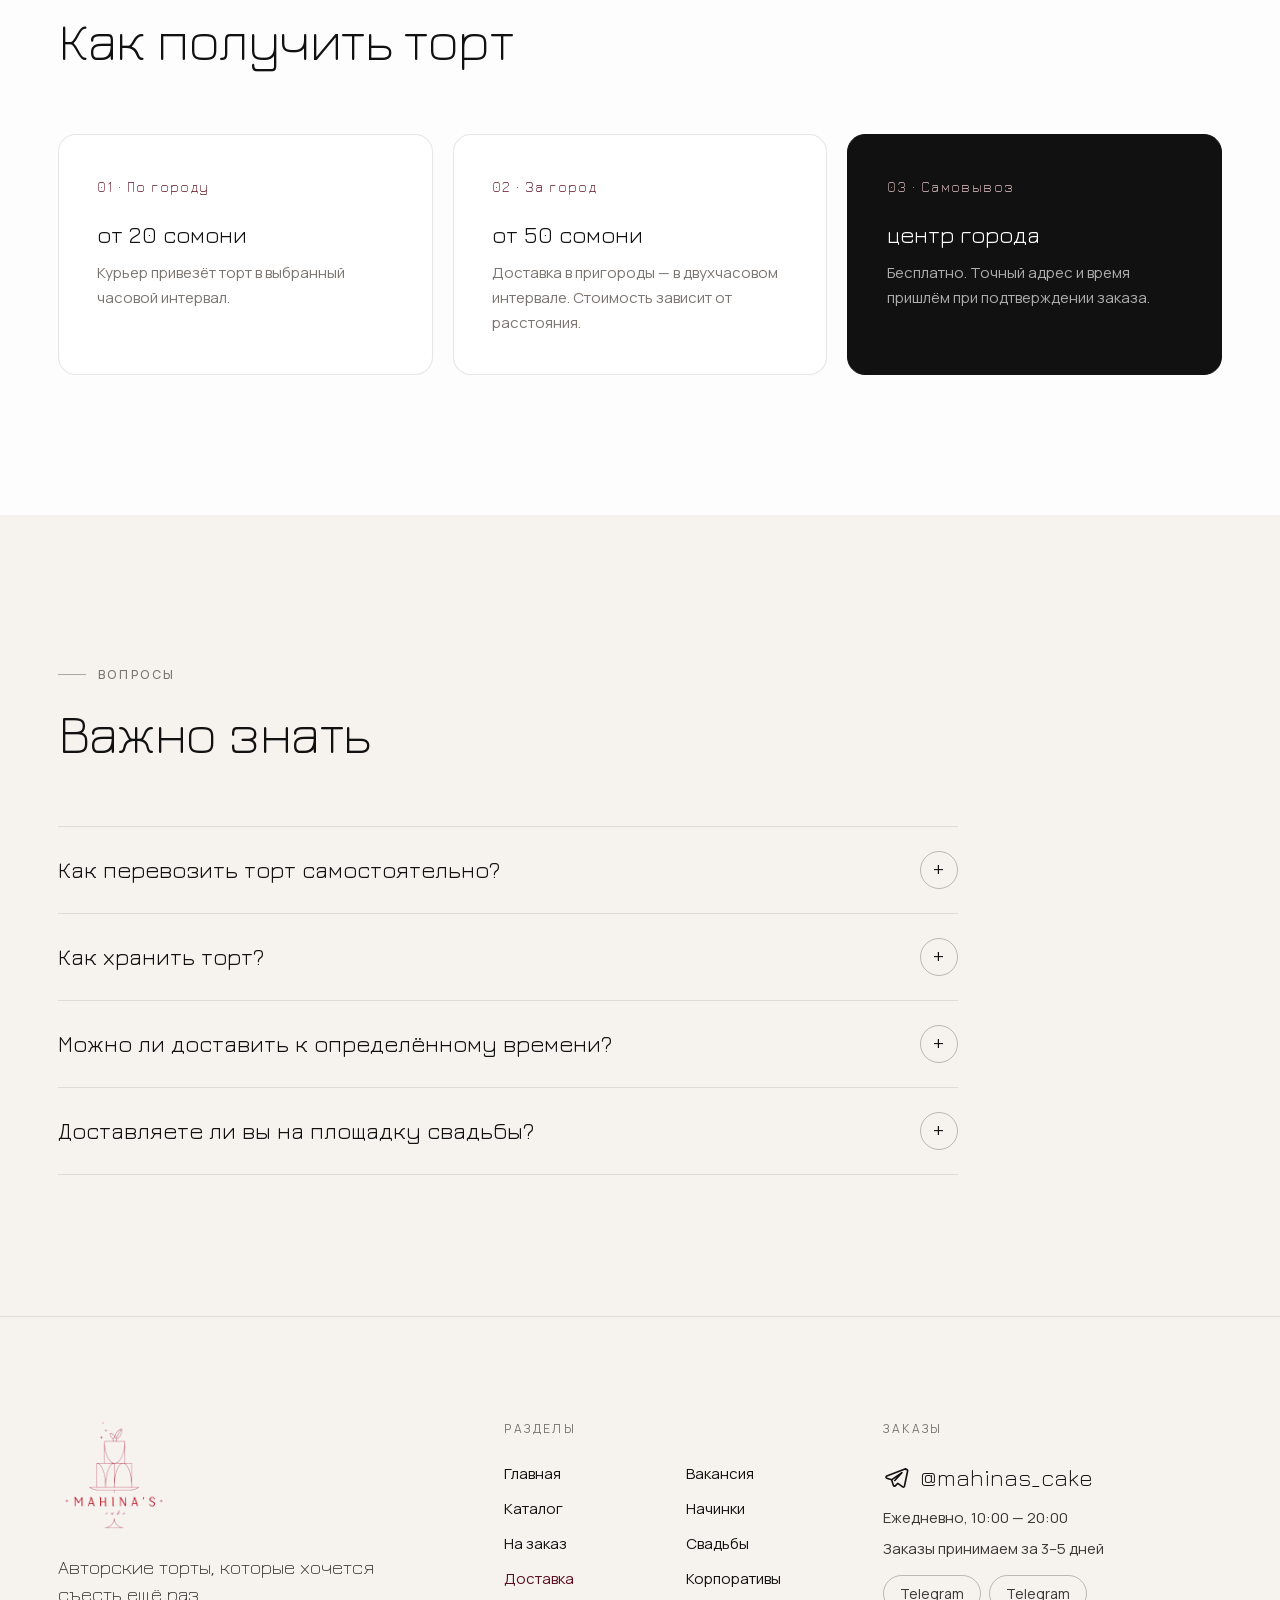
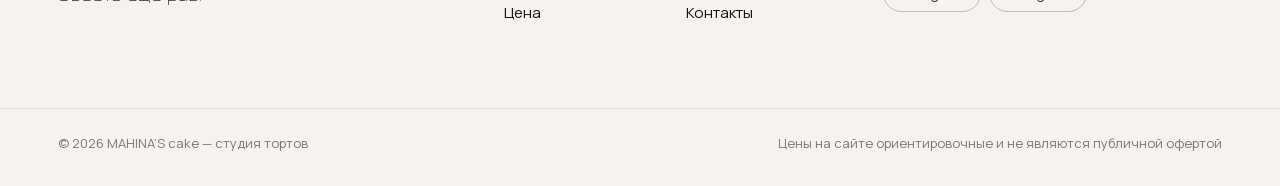
<file: delivery.html>
<!doctype html>
<html lang="ru">
<head>
<meta charset="utf-8">
<meta name="viewport" content="width=device-width, initial-scale=1, viewport-fit=cover">
<title>Доставка и самовывоз тортов — MAHINA’S</title>
<meta name="description" content="Как мы доставляем торты: термобокс, бережная перевозка, самовывоз из студии. Условия и сроки.">
<meta name="theme-color" content="#FDFDFD">
<meta name="view-transition" content="same-origin">

<meta property="og:type" content="website">
<meta property="og:locale" content="ru_RU">
<meta property="og:site_name" content="MAHINA’S cake — студия тортов">
<meta property="og:title" content="Доставка и самовывоз тортов — MAHINA’S">
<meta property="og:description" content="Как мы доставляем торты: термобокс, бережная перевозка, самовывоз из студии. Условия и сроки.">
<meta property="og:image" content="assets/img/logo-512.png">
<meta name="twitter:card" content="summary">
<link rel="icon" type="image/png" href="assets/img/favicon.png">
<link rel="apple-touch-icon" href="assets/img/apple-touch-icon.png">
<link rel="preload" href="assets/fonts/jura-cyrillic-2.woff2" as="font" type="font/woff2" crossorigin>
<link rel="preload" href="assets/fonts/manrope-cyrillic-4.woff2" as="font" type="font/woff2" crossorigin>
<link rel="stylesheet" href="assets/css/fonts.css">
<link rel="stylesheet" href="assets/css/style.css">
<script src="assets/js/main.js" defer></script>

</head>

<body data-page="delivery">
<a class="skip" href="#main">Перейти к содержанию</a>
<header class="header" data-header>
  <div class="header__inner">
    <a class="logo" href="index.html" aria-label="MAHINA’S cake — студия тортов — на главную">
      <img src="assets/img/logo-240.png" alt="MAHINA’S" width="92" height="92">
    </a>
    <nav class="nav" aria-label="Основная навигация">
      <ul class="nav__list">
<li><a class="nav__link" href="catalog.html">Каталог</a></li>
<li><a class="nav__link" href="custom.html">На заказ</a></li>
<li><a class="nav__link" href="delivery.html" aria-current="page">Доставка</a></li>
<li><a class="nav__link" href="prices.html">Цена</a></li>
<li><a class="nav__link" href="vacancy.html">Вакансия</a></li>
<li><a class="nav__link" href="fillings.html">Начинки</a></li>
<li><a class="nav__link" href="weddings.html">Свадьбы</a></li>
<li><a class="nav__link" href="corporate.html">Корпоративы</a></li>
      </ul>
    </nav>
    <a class="btn btn--ghost header__cta" href="catalog.html">Заказать</a>
    <button class="burger" type="button" aria-label="Открыть меню" aria-expanded="false" aria-controls="mobile-menu" data-burger>
      <span></span><span></span>
    </button>
  </div>
</header>
<div class="mmenu" id="mobile-menu" data-mmenu hidden>
  <div class="mmenu__glow" aria-hidden="true"></div>
  <nav aria-label="Мобильная навигация">
    <ul class="mmenu__list">
<li><a class="mmenu__link" href="index.html">Главная</a></li>
<li><a class="mmenu__link" href="catalog.html">Каталог</a></li>
<li><a class="mmenu__link" href="custom.html">На заказ</a></li>
<li><a class="mmenu__link" href="delivery.html" aria-current="page">Доставка</a></li>
<li><a class="mmenu__link" href="prices.html">Цена</a></li>
<li><a class="mmenu__link" href="vacancy.html">Вакансия</a></li>
<li><a class="mmenu__link" href="fillings.html">Начинки</a></li>
<li><a class="mmenu__link" href="weddings.html">Свадьбы</a></li>
<li><a class="mmenu__link" href="corporate.html">Корпоративы</a></li>
<li><a class="mmenu__link" href="contacts.html">Контакты</a></li>
    </ul>
  </nav>
  <div class="mmenu__foot">
    <a class="btn btn--primary btn--wide" href="catalog.html"><span>Заказать</span><svg class="icon" viewBox="0 0 24 24" aria-hidden="true"><path d="M4 12h15m-6-6 6 6-6 6" fill="none" stroke="currentColor" stroke-width="1.5" stroke-linecap="round" stroke-linejoin="round"/></svg></a>
    <p class="mmenu__note">Ежедневно, 10:00 — 20:00 · @mahinas_cake</p>
  </div>
</div>

<main id="main">

  <section class="page-hero">
    <div class="container split">
      <div class="split__text">
        <nav class="crumbs reveal" aria-label="Хлебные крошки"><a href="index.html">Главная</a><span>Доставка</span></nav>
        <h1 class="h1 reveal" style="--d:60ms">Доставим <em>бережно</em></h1>
        <p class="lead reveal" style="--d:120ms">Привезём торт по Худжанду в часовом интервале или за город — в двухчасовом. Если удобнее забрать самим — самовывоз в центре Худжанда.</p>
        <div class="btn-row reveal" style="--d:180ms">
          <a class="btn btn--primary" href="https://t.me/mahinas_cake?text=%D0%97%D0%B4%D1%80%D0%B0%D0%B2%D1%81%D1%82%D0%B2%D1%83%D0%B9%D1%82%D0%B5%21%20%D0%A5%D0%BE%D1%87%D1%83%20%D1%83%D1%82%D0%BE%D1%87%D0%BD%D0%B8%D1%82%D1%8C%20%D0%B4%D0%BE%D1%81%D1%82%D0%B0%D0%B2%D0%BA%D1%83%20%D1%82%D0%BE%D1%80%D1%82%D0%B0." target="_blank" rel="noopener" data-order="custom"><svg class="icon" viewBox="0 0 24 24" aria-hidden="true"><path d="M20.6 4.3 3.4 11c-.9.4-.9 1.6.1 1.9l4.3 1.4 1.7 5.2c.2.7 1.1.9 1.6.4l2.4-2.3 4.4 3.2c.6.4 1.4.1 1.6-.6l2.9-14c.2-.9-.7-1.6-1.6-1.2Z" fill="none" stroke="currentColor" stroke-width="1.5" stroke-linejoin="round"/><path d="m8 14.2 9.2-6.4-6.9 7.6" fill="none" stroke="currentColor" stroke-width="1.5" stroke-linejoin="round"/></svg><span>Заказать с доставкой</span></a>
        </div>
      </div>
      <div class="split__media reveal reveal-img" style="--d:120ms">
        <img src="assets/img/photos/bento-photo.jpg?v=1794580538" alt="Бенто-торт в фирменном боксе" fetchpriority="high" decoding="async">
      </div>
    </div>
  </section>

  <section class="section section--cream">
    <div class="container">
      <div class="stats reveal">
        <div class="stat"><b>1 ч</b><span>интервал доставки по городу</span></div>
        <div class="stat"><b>от 20 сомони</b><span>доставка по городу</span></div>
        <div class="stat"><b>от 50 сомони</b><span>за город, интервал 2 часа</span></div>
        <div class="stat"><b>центр города</b><span>самовывоз</span></div>
      </div>
    </div>
  </section>

  <section class="section">
    <div class="container">
      <div class="section-head reveal">
        <div>
          <p class="eyebrow">Способы получения</p>
          <h2 class="h2">Как получить торт</h2>
        </div>
      </div>
      <div class="cards">
        <div class="card reveal">
          <span class="card__num">01 · По городу</span>
          <h3 class="card__title">от 20 сомони</h3>
          <p>Курьер привезёт торт в выбранный часовой интервал.</p>
        </div>
        <div class="card reveal" style="--d:80ms">
          <span class="card__num">02 · За город</span>
          <h3 class="card__title">от 50 сомони</h3>
          <p>Доставка в пригороды — в двухчасовом интервале. Стоимость зависит от расстояния.</p>
        </div>
        <div class="card card--dark reveal" style="--d:160ms">
          <span class="card__num">03 · Самовывоз</span>
          <h3 class="card__title">центр города</h3>
          <p>Бесплатно. Точный адрес и время пришлём при подтверждении заказа.</p>
        </div>
      </div>
    </div>
  </section>

  <section class="section section--cream">
    <div class="container">
      <div class="section-head reveal">
        <div>
          <p class="eyebrow">Вопросы</p>
          <h2 class="h2">Важно знать</h2>
        </div>
      </div>
      <div class="faq reveal">
        <details><summary>Как перевозить торт самостоятельно?</summary><p>Ставьте коробку на ровную поверхность — пол автомобиля или багажник, не на сиденье. Избегайте резких торможений и не оставляйте торт в тёплой машине.</p></details>
        <details><summary>Как хранить торт?</summary><p>В холодильнике, в коробке. За 20–30 минут до подачи достаньте торт, чтобы раскрылся вкус крема.</p></details>
        <details><summary>Можно ли доставить к определённому времени?</summary><p>Да — выберите удобный интервал в заявке. По городу доставляем в часовом интервале, за город — в двухчасовом.</p></details>
        <details><summary>Доставляете ли вы на площадку свадьбы?</summary><p>Да, привезём торт на площадку. Время и условия обсудим в Telegram.</p></details>
      </div>
    </div>
  </section>

</main>
<footer class="footer">
  <div class="container footer__inner">
    <div class="footer__brand">
      <img class="footer__logo" src="assets/img/logo-240.png" alt="Логотип MAHINA’S" width="112" height="112" loading="lazy">
      <p class="footer__claim">Авторские торты, которые хочется съесть ещё раз.</p>
    </div>
    <nav class="footer__nav" aria-label="Навигация в подвале">
      <p class="footer__label">Разделы</p>
      <ul>
<li><a class="footer__link" href="index.html">Главная</a></li>
<li><a class="footer__link" href="catalog.html">Каталог</a></li>
<li><a class="footer__link" href="custom.html">На заказ</a></li>
<li><a class="footer__link" href="delivery.html" aria-current="page">Доставка</a></li>
<li><a class="footer__link" href="prices.html">Цена</a></li>
<li><a class="footer__link" href="vacancy.html">Вакансия</a></li>
<li><a class="footer__link" href="fillings.html">Начинки</a></li>
<li><a class="footer__link" href="weddings.html">Свадьбы</a></li>
<li><a class="footer__link" href="corporate.html">Корпоративы</a></li>
<li><a class="footer__link" href="contacts.html">Контакты</a></li>
      </ul>
    </nav>
    <div class="footer__contact">
      <p class="footer__label">Заказы</p>
      <a class="footer__tg" href="https://t.me/mahinas_cake?text=%D0%97%D0%B4%D1%80%D0%B0%D0%B2%D1%81%D1%82%D0%B2%D1%83%D0%B9%D1%82%D0%B5%21%20%D0%A5%D0%BE%D1%87%D1%83%20%D0%BE%D0%B1%D1%81%D1%83%D0%B4%D0%B8%D1%82%D1%8C%20%D0%B7%D0%B0%D0%BA%D0%B0%D0%B7%20%D1%82%D0%BE%D1%80%D1%82%D0%B0." target="_blank" rel="noopener"><svg class="icon" viewBox="0 0 24 24" aria-hidden="true"><path d="M20.6 4.3 3.4 11c-.9.4-.9 1.6.1 1.9l4.3 1.4 1.7 5.2c.2.7 1.1.9 1.6.4l2.4-2.3 4.4 3.2c.6.4 1.4.1 1.6-.6l2.9-14c.2-.9-.7-1.6-1.6-1.2Z" fill="none" stroke="currentColor" stroke-width="1.5" stroke-linejoin="round"/><path d="m8 14.2 9.2-6.4-6.9 7.6" fill="none" stroke="currentColor" stroke-width="1.5" stroke-linejoin="round"/></svg> @mahinas_cake</a>
      <p>Ежедневно, 10:00 — 20:00</p>
      <p>Заказы принимаем за 3–5 дней</p>
      <ul class="footer-socials"><li><a class="footer-socials__link" href="https://t.me/mahinas_cake" target="_blank" rel="noopener">Telegram</a></li><li><a class="footer-socials__link" href="https://t.me/mahinas_cake" target="_blank" rel="noopener">Telegram</a></li></ul>
    </div>
  </div>
  <div class="container footer__bottom">
    <p>© 2026 MAHINA’S cake — студия тортов</p>
    <p>Цены на сайте ориентировочные и не являются публичной офертой</p>
  </div>
</footer>
<dialog class="modal" data-modal aria-labelledby="modal-title">
  <div class="modal__box" tabindex="-1">
    <button class="modal__close" type="button" data-close aria-label="Закрыть">
      <svg viewBox="0 0 24 24" aria-hidden="true"><path d="M6 6l12 12M18 6 6 18" stroke="currentColor" stroke-width="1.5" stroke-linecap="round"/></svg>
    </button>
    <div class="modal__media"><img data-m-img alt=""></div>
    <div class="modal__body">
      <p class="eyebrow" data-m-cat></p>
      <h2 class="modal__title" id="modal-title" data-m-name></h2>
      <p class="modal__weight" data-m-weight></p>
      <p class="modal__details" data-m-details></p>
      <div class="modal__price" data-m-price></div>
      <p class="modal__hint">Цена ориентировочная: итог зависит от размера, декора и пожеланий. Точную стоимость согласуем в&nbsp;Telegram.</p>
      <a class="btn btn--primary btn--wide" data-m-order href="https://t.me/mahinas_cake" target="_blank" rel="noopener"><span>Заказать</span><svg class="icon" viewBox="0 0 24 24" aria-hidden="true"><path d="M4 12h15m-6-6 6 6-6 6" fill="none" stroke="currentColor" stroke-width="1.5" stroke-linecap="round" stroke-linejoin="round"/></svg></a>
    </div>
  </div>
</dialog>

<dialog class="order" data-order-modal aria-labelledby="order-title">
  <div class="order__box" tabindex="-1">
    <header class="order__head">
      <div class="order__product">
        <img data-o-img alt="" width="56" height="56">
        <div>
          <p class="order__kicker" id="order-title">Заявка на заказ</p>
          <p class="order__pname" data-o-name></p>
          <p class="order__pprice" data-o-price></p>
        </div>
      </div>
      <button class="order__close" type="button" data-order-close aria-label="Закрыть">
        <svg viewBox="0 0 24 24" aria-hidden="true"><path d="M6 6l12 12M18 6 6 18" stroke="currentColor" stroke-width="1.5" stroke-linecap="round"/></svg>
      </button>
    </header>

    <div class="order__scroll">
      <div class="order__fields">
        <div class="field field--wide" data-o-sizes hidden>
          <span class="field__label" data-o-sizes-title>Вариант</span>
          <div class="chips" data-o-sizes-list></div>
        </div>
        <label class="field">
          <span class="field__label">Дата</span>
          <input type="date" data-o-field="date">
        </label>
        <label class="field">
          <span class="field__label">Время</span>
          <select data-o-field="time"><option value="">Любое</option></select>
        </label>
        <label class="field field--wide" data-o-cake-only>
          <span class="field__label">Начинка</span>
          <select data-o-field="filling"><option value="">Посоветуйте мне</option></select>
        </label>
        <div class="field field--wide">
          <span class="field__label">Получение</span>
          <div class="segmented" role="radiogroup" aria-label="Способ получения">
            <label><input type="radio" name="o-get" value="Самовывоз" data-o-field="get" checked><span>Самовывоз</span></label>
            <label><input type="radio" name="o-get" value="Доставка" data-o-field="get"><span>Доставка</span></label>
          </div>
        </div>
        <label class="field field--wide" data-o-street hidden>
          <span class="field__label">Улица доставки</span>
          <input type="text" maxlength="80" placeholder="Например: Невский проспект" autocomplete="off" data-o-field="street">
          <span class="field__hint">Только улица — дом, квартиру и время уточним в&nbsp;Telegram.</span>
        </label>
        <label class="field field--wide" data-o-cake-only>
          <span class="field__label">Надпись на торте</span>
          <input type="text" maxlength="80" placeholder="Например: С днём рождения, Аня!" data-o-field="text">
        </label>
        <label class="field field--wide">
          <span class="field__label">Пожелания</span>
          <textarea rows="2" maxlength="400" placeholder="Повод, цвета, количество гостей, идея оформления…" data-o-field="comment"></textarea>
        </label>
      </div>

      <details class="order__preview">
        <summary>Посмотреть текст заявки</summary>
        <p class="bubble" data-o-preview></p>
      </details>
    </div>

    <footer class="order__foot">
      <a class="btn btn--primary btn--wide" href="https://t.me/mahinas_cake" target="_blank" rel="noopener" data-o-send><svg class="icon" viewBox="0 0 24 24" aria-hidden="true"><path d="M20.6 4.3 3.4 11c-.9.4-.9 1.6.1 1.9l4.3 1.4 1.7 5.2c.2.7 1.1.9 1.6.4l2.4-2.3 4.4 3.2c.6.4 1.4.1 1.6-.6l2.9-14c.2-.9-.7-1.6-1.6-1.2Z" fill="none" stroke="currentColor" stroke-width="1.5" stroke-linejoin="round"/><path d="m8 14.2 9.2-6.4-6.9 7.6" fill="none" stroke="currentColor" stroke-width="1.5" stroke-linejoin="round"/></svg><span>Перейти в Telegram</span></a>
      <button class="order__copy" type="button" data-o-copy><span data-o-copy-label>Скопировать заявку</span></button>
      <p class="order__note">Telegram откроется с готовым текстом — останется нажать «Отправить». Заявка также копируется в буфер обмена.</p>
    </footer>
  </div>
</dialog>
<script type="application/json" id="catalog-data">{"items": {"cake-always": {"name": "Торт «Всегда»", "details": "Роспись кремом по мотивам любимой истории — «После стольких лет? Всегда». Сюжет и надпись можно заменить на свои. В стоимость входят любая начинка и финишное оформление кремом; сложная творческая роспись оплачивается дополнительно.", "weight": "250 сомони/кг · от 2 кг", "price": "<span class=\"price\"><span class=\"price__label\">Ориентировочно от<\/span> 500&nbsp;сомони<\/span>", "img": "assets/img/photos/cake-always.jpg?v=1794580538", "imgLg": "assets/img/photos/cake-always.jpg?v=1794580538", "tg": "https://t.me/mahinas_cake?text=%D0%97%D0%B4%D1%80%D0%B0%D0%B2%D1%81%D1%82%D0%B2%D1%83%D0%B9%D1%82%D0%B5%21%20%D0%A5%D0%BE%D1%87%D1%83%20%D0%BE%D0%B1%D1%81%D1%83%D0%B4%D0%B8%D1%82%D1%8C%20%D0%B7%D0%B0%D0%BA%D0%B0%D0%B7%20%E2%80%94%20%D0%A2%D0%BE%D1%80%D1%82%20%C2%AB%D0%92%D1%81%D0%B5%D0%B3%D0%B4%D0%B0%C2%BB.", "options": {"title": "Вес и стоимость", "msg": "Вес", "multi": false, "choices": [{"label": "2 кг · 10–13 персон", "value": "2 кг · 10–13 персон", "available": true, "price": "от 500 сомони"}, {"label": "3 кг · 15–20 персон", "value": "3 кг · 15–20 персон", "available": true, "price": "от 750 сомони"}, {"label": "4 кг · 20–26 персон", "value": "4 кг · 20–26 персон", "available": true, "price": "от 1 000 сомони"}]}, "simple": false, "cat": "Торты", "fillings": null}, "cake-heart-30": {"name": "Торт-сердце «R.I.P. 20's»", "details": "Торт в форме сердца в двух цветах: «прощание» с двадцатыми и «hello 30». Цвета, надписи и цифры подберём под ваш повод. Любая начинка и оформление кремом включены в стоимость.", "weight": "250 сомони/кг · от 2 кг", "price": "<span class=\"price\"><span class=\"price__label\">Ориентировочно от<\/span> 500&nbsp;сомони<\/span>", "img": "assets/img/photos/cake-heart-30.jpg?v=1794580538", "imgLg": "assets/img/photos/cake-heart-30.jpg?v=1794580538", "tg": "https://t.me/mahinas_cake?text=%D0%97%D0%B4%D1%80%D0%B0%D0%B2%D1%81%D1%82%D0%B2%D1%83%D0%B9%D1%82%D0%B5%21%20%D0%A5%D0%BE%D1%87%D1%83%20%D0%BE%D0%B1%D1%81%D1%83%D0%B4%D0%B8%D1%82%D1%8C%20%D0%B7%D0%B0%D0%BA%D0%B0%D0%B7%20%E2%80%94%20%D0%A2%D0%BE%D1%80%D1%82-%D1%81%D0%B5%D1%80%D0%B4%D1%86%D0%B5%20%C2%ABR.I.P.%2020%27s%C2%BB.", "options": {"title": "Вес и стоимость", "msg": "Вес", "multi": false, "choices": [{"label": "2 кг · 10–13 персон", "value": "2 кг · 10–13 персон", "available": true, "price": "от 500 сомони"}, {"label": "3 кг · 15–20 персон", "value": "3 кг · 15–20 персон", "available": true, "price": "от 750 сомони"}, {"label": "4 кг · 20–26 персон", "value": "4 кг · 20–26 персон", "available": true, "price": "от 1 000 сомони"}]}, "simple": false, "cat": "Торты", "fillings": null}, "cake-blueberry": {"name": "Торт «Голубика»", "details": "Лаконичный торт в пастельной гамме с ягодной шапкой. Отлично смотрится в паре с пирожными-эскимо в том же цвете. Ягоды оплачиваются дополнительно.", "weight": "250 сомони/кг · от 2 кг", "price": "<span class=\"price\"><span class=\"price__label\">Ориентировочно от<\/span> 500&nbsp;сомони<\/span>", "img": "assets/img/photos/cake-blueberry.jpg?v=1794580538", "imgLg": "assets/img/photos/cake-blueberry.jpg?v=1794580538", "tg": "https://t.me/mahinas_cake?text=%D0%97%D0%B4%D1%80%D0%B0%D0%B2%D1%81%D1%82%D0%B2%D1%83%D0%B9%D1%82%D0%B5%21%20%D0%A5%D0%BE%D1%87%D1%83%20%D0%BE%D0%B1%D1%81%D1%83%D0%B4%D0%B8%D1%82%D1%8C%20%D0%B7%D0%B0%D0%BA%D0%B0%D0%B7%20%E2%80%94%20%D0%A2%D0%BE%D1%80%D1%82%20%C2%AB%D0%93%D0%BE%D0%BB%D1%83%D0%B1%D0%B8%D0%BA%D0%B0%C2%BB.", "options": {"title": "Вес и стоимость", "msg": "Вес", "multi": false, "choices": [{"label": "2 кг · 10–13 персон", "value": "2 кг · 10–13 персон", "available": true, "price": "от 500 сомони"}, {"label": "3 кг · 15–20 персон", "value": "3 кг · 15–20 персон", "available": true, "price": "от 750 сомони"}, {"label": "4 кг · 20–26 персон", "value": "4 кг · 20–26 персон", "available": true, "price": "от 1 000 сомони"}]}, "simple": false, "cat": "Торты", "fillings": null}, "bento-photo": {"name": "Бенто с фотопечатью", "details": "Бенто-торт в фирменном боксе. Надпись и простой рисунок включены в стоимость, сложный рисунок или фотопечать — +40 сомони. Для бенто доступны две начинки: шоколадная с солёной карамелью и «Клубничный йогурт».", "weight": "400 г или 1 кг", "price": "<span class=\"price\"><span class=\"price__label\">Ориентировочно от<\/span> 180&nbsp;сомони<\/span>", "img": "assets/img/photos/bento-photo.jpg?v=1794580538", "imgLg": "assets/img/photos/bento-photo.jpg?v=1794580538", "tg": "https://t.me/mahinas_cake?text=%D0%97%D0%B4%D1%80%D0%B0%D0%B2%D1%81%D1%82%D0%B2%D1%83%D0%B9%D1%82%D0%B5%21%20%D0%A5%D0%BE%D1%87%D1%83%20%D0%BE%D0%B1%D1%81%D1%83%D0%B4%D0%B8%D1%82%D1%8C%20%D0%B7%D0%B0%D0%BA%D0%B0%D0%B7%20%E2%80%94%20%D0%91%D0%B5%D0%BD%D1%82%D0%BE%20%D1%81%20%D1%84%D0%BE%D1%82%D0%BE%D0%BF%D0%B5%D1%87%D0%B0%D1%82%D1%8C%D1%8E.", "options": {"title": "Размер", "msg": "Размер", "multi": false, "choices": [{"label": "Бенто · 400 г", "value": "Бенто · 400 г", "available": true, "price": "от 180 сомони"}, {"label": "Макси-бенто · 1 кг", "value": "Макси-бенто · 1 кг", "available": true, "price": "от 300 сомони"}]}, "simple": false, "cat": "Бенто-торты", "fillings": ["Шоколад и солёная карамель", "Клубничный йогурт"]}, "eskimo": {"name": "Пирожные-эскимо", "details": "Пирожные-эскимо в цвет вашего праздника — по 20 сомони за штуку, минимальный заказ 8 штук. Декор ягодами или посыпками включён.", "weight": "50 г · от 8 шт.", "price": "<span class=\"price\"><span class=\"price__label\">Ориентировочно от<\/span> 160&nbsp;сомони<\/span>", "img": "assets/img/photos/eskimo.jpg?v=1794580538", "imgLg": "assets/img/photos/eskimo.jpg?v=1794580538", "tg": "https://t.me/mahinas_cake?text=%D0%97%D0%B4%D1%80%D0%B0%D0%B2%D1%81%D1%82%D0%B2%D1%83%D0%B9%D1%82%D0%B5%21%20%D0%A5%D0%BE%D1%87%D1%83%20%D0%BE%D0%B1%D1%81%D1%83%D0%B4%D0%B8%D1%82%D1%8C%20%D0%B7%D0%B0%D0%BA%D0%B0%D0%B7%20%E2%80%94%20%D0%9F%D0%B8%D1%80%D0%BE%D0%B6%D0%BD%D1%8B%D0%B5-%D1%8D%D1%81%D0%BA%D0%B8%D0%BC%D0%BE.", "options": {"title": "Количество", "msg": "Количество", "multi": false, "choices": [{"label": "8 шт.", "value": "8 шт.", "available": true, "price": "от 160 сомони"}, {"label": "12 шт.", "value": "12 шт.", "available": true, "price": "от 240 сомони"}, {"label": "16 шт.", "value": "16 шт.", "available": true, "price": "от 320 сомони"}, {"label": "24 шт.", "value": "24 шт.", "available": true, "price": "от 480 сомони"}]}, "simple": true, "cat": "Десерты", "fillings": null}, "wedding-marble": {"name": "Свадебный «Мрамор и розы»", "details": "Ярусный торт с мраморной фактурой в пудровой гамме и цветами на длинных стеблях. Вес, количество ярусов и начинки подберём под число гостей. Цветы и сложный декор оплачиваются отдельно.", "weight": "от 4 кг · от 25 гостей", "price": "<span class=\"price price--custom\">Стоимость рассчитывается индивидуально<\/span>", "img": "assets/img/photos/wedding-marble.jpg?v=1794580538", "imgLg": "assets/img/photos/wedding-marble.jpg?v=1794580538", "tg": "https://t.me/mahinas_cake?text=%D0%97%D0%B4%D1%80%D0%B0%D0%B2%D1%81%D1%82%D0%B2%D1%83%D0%B9%D1%82%D0%B5%21%20%D0%A5%D0%BE%D1%87%D1%83%20%D0%BE%D0%B1%D1%81%D1%83%D0%B4%D0%B8%D1%82%D1%8C%20%D0%B7%D0%B0%D0%BA%D0%B0%D0%B7%20%E2%80%94%20%D0%A1%D0%B2%D0%B0%D0%B4%D0%B5%D0%B1%D0%BD%D1%8B%D0%B9%20%C2%AB%D0%9C%D1%80%D0%B0%D0%BC%D0%BE%D1%80%20%D0%B8%20%D1%80%D0%BE%D0%B7%D1%8B%C2%BB.", "options": null, "simple": false, "cat": "Свадебные и ярусные", "fillings": null}, "wedding-meringue": {"name": "Свадебный с меренгой", "details": "Эффектный торт в итальянской меренге, обожжённой горелкой, — тёплый карамельный цвет и живая фактура. Вес и начинки подберём под число гостей.", "weight": "от 4 кг · от 25 гостей", "price": "<span class=\"price price--custom\">Стоимость рассчитывается индивидуально<\/span>", "img": "assets/img/photos/wedding-meringue.jpg?v=1794580538", "imgLg": "assets/img/photos/wedding-meringue.jpg?v=1794580538", "tg": "https://t.me/mahinas_cake?text=%D0%97%D0%B4%D1%80%D0%B0%D0%B2%D1%81%D1%82%D0%B2%D1%83%D0%B9%D1%82%D0%B5%21%20%D0%A5%D0%BE%D1%87%D1%83%20%D0%BE%D0%B1%D1%81%D1%83%D0%B4%D0%B8%D1%82%D1%8C%20%D0%B7%D0%B0%D0%BA%D0%B0%D0%B7%20%E2%80%94%20%D0%A1%D0%B2%D0%B0%D0%B4%D0%B5%D0%B1%D0%BD%D1%8B%D0%B9%20%D1%81%20%D0%BC%D0%B5%D1%80%D0%B5%D0%BD%D0%B3%D0%BE%D0%B9.", "options": null, "simple": false, "cat": "Свадебные и ярусные", "fillings": null}, "tiered-red-bows": {"name": "Ярусный «Красные банты»", "details": "Праздничный двухъярусный торт в насыщенном красном: рифлёные борта, рюши из крема, атласные банты и ягоды сверху. Подойдёт для Нового года, юбилея или свадьбы в красной гамме.", "weight": "от 4 кг · от 25 гостей", "price": "<span class=\"price price--custom\">Стоимость рассчитывается индивидуально<\/span>", "img": "assets/img/photos/tiered-red-bows.jpg?v=1794580538", "imgLg": "assets/img/photos/tiered-red-bows.jpg?v=1794580538", "tg": "https://t.me/mahinas_cake?text=%D0%97%D0%B4%D1%80%D0%B0%D0%B2%D1%81%D1%82%D0%B2%D1%83%D0%B9%D1%82%D0%B5%21%20%D0%A5%D0%BE%D1%87%D1%83%20%D0%BE%D0%B1%D1%81%D1%83%D0%B4%D0%B8%D1%82%D1%8C%20%D0%B7%D0%B0%D0%BA%D0%B0%D0%B7%20%E2%80%94%20%D0%AF%D1%80%D1%83%D1%81%D0%BD%D1%8B%D0%B9%20%C2%AB%D0%9A%D1%80%D0%B0%D1%81%D0%BD%D1%8B%D0%B5%20%D0%B1%D0%B0%D0%BD%D1%82%D1%8B%C2%BB.", "options": null, "simple": false, "cat": "Свадебные и ярусные", "fillings": null}, "custom": {"name": "Торт по индивидуальному дизайну", "details": "", "weight": "размер обсудим", "price": "<span class=\"price\"><span class=\"price__label\">Ориентировочно от<\/span> 180&nbsp;сомони<\/span>", "img": "assets/img/photos/custom-book.jpg?v=1794580538", "imgLg": "assets/img/photos/custom-book.jpg?v=1794580538", "tg": "https://t.me/mahinas_cake?text=%D0%97%D0%B4%D1%80%D0%B0%D0%B2%D1%81%D1%82%D0%B2%D1%83%D0%B9%D1%82%D0%B5%21%20%D0%A5%D0%BE%D1%87%D1%83%20%D0%BE%D0%B1%D1%81%D1%83%D0%B4%D0%B8%D1%82%D1%8C%20%D0%B7%D0%B0%D0%BA%D0%B0%D0%B7%20%D1%82%D0%BE%D1%80%D1%82%D0%B0.", "options": {"title": "Формат", "msg": "Формат", "multi": false, "choices": [{"label": "Бенто · 400 г", "value": "Бенто · 400 г", "available": true, "price": "от 180 сомони"}, {"label": "Макси-бенто · 1 кг", "value": "Макси-бенто · 1 кг", "available": true, "price": "от 300 сомони"}, {"label": "Торт · 2 кг", "value": "Торт · 2 кг", "available": true, "price": "от 500 сомони"}, {"label": "Торт · 3 кг", "value": "Торт · 3 кг", "available": true, "price": "от 750 сомони"}, {"label": "Ярусный · от 4 кг", "value": "Ярусный · от 4 кг", "available": true, "price": ""}]}, "simple": false, "cat": "Индивидуальный заказ", "preset": true}, "wedding": {"name": "Свадебный торт", "details": "", "weight": "от 4 кг", "price": "<span class=\"price price--custom\">Стоимость рассчитывается индивидуально<\/span>", "img": "assets/img/photos/wedding-marble.jpg?v=1794580538", "imgLg": "assets/img/photos/wedding-marble.jpg?v=1794580538", "tg": "https://t.me/mahinas_cake?text=%D0%97%D0%B4%D1%80%D0%B0%D0%B2%D1%81%D1%82%D0%B2%D1%83%D0%B9%D1%82%D0%B5%21%20%D0%A5%D0%BE%D1%87%D1%83%20%D0%BE%D0%B1%D1%81%D1%83%D0%B4%D0%B8%D1%82%D1%8C%20%D0%B7%D0%B0%D0%BA%D0%B0%D0%B7%20%D1%82%D0%BE%D1%80%D1%82%D0%B0.", "options": {"title": "Количество гостей", "msg": "Гостей", "multi": false, "choices": [{"label": "до 25 гостей", "value": "до 25 гостей", "available": true, "price": ""}, {"label": "25–40 гостей", "value": "25–40 гостей", "available": true, "price": ""}, {"label": "40–80 гостей", "value": "40–80 гостей", "available": true, "price": ""}, {"label": "больше 80", "value": "больше 80", "available": true, "price": ""}]}, "simple": false, "cat": "Свадьбы", "preset": true}, "corporate": {"name": "Корпоративный заказ", "details": "", "weight": "объём обсудим", "price": "<span class=\"price price--custom\">Стоимость рассчитывается индивидуально<\/span>", "img": "assets/img/photos/cake-blueberry.jpg?v=1794580538", "imgLg": "assets/img/photos/cake-blueberry.jpg?v=1794580538", "tg": "https://t.me/mahinas_cake?text=%D0%97%D0%B4%D1%80%D0%B0%D0%B2%D1%81%D1%82%D0%B2%D1%83%D0%B9%D1%82%D0%B5%21%20%D0%A5%D0%BE%D1%87%D1%83%20%D0%BE%D0%B1%D1%81%D1%83%D0%B4%D0%B8%D1%82%D1%8C%20%D0%B7%D0%B0%D0%BA%D0%B0%D0%B7%20%D1%82%D0%BE%D1%80%D1%82%D0%B0.", "options": {"title": "Что нужно (можно несколько)", "msg": "Нужно", "multi": true, "choices": [{"label": "Торт с логотипом", "value": "Торт с логотипом", "available": true, "price": ""}, {"label": "Пирожные-эскимо", "value": "Пирожные-эскимо", "available": true, "price": ""}, {"label": "Трайфлы", "value": "Трайфлы", "available": true, "price": ""}, {"label": "Капкейки", "value": "Капкейки", "available": true, "price": ""}, {"label": "Подарочные бенто", "value": "Подарочные бенто", "available": true, "price": ""}]}, "simple": true, "cat": "Корпоративы", "preset": true}, "desserts": {"name": "Десерты поштучно", "details": "", "weight": "", "price": "<span class=\"price\"><span class=\"price__label\">Ориентировочно от<\/span> 20&nbsp;сомони<\/span>", "img": "assets/img/photos/eskimo.jpg?v=1794580538", "imgLg": "assets/img/photos/eskimo.jpg?v=1794580538", "tg": "https://t.me/mahinas_cake?text=%D0%97%D0%B4%D1%80%D0%B0%D0%B2%D1%81%D1%82%D0%B2%D1%83%D0%B9%D1%82%D0%B5%21%20%D0%A5%D0%BE%D1%87%D1%83%20%D0%BE%D0%B1%D1%81%D1%83%D0%B4%D0%B8%D1%82%D1%8C%20%D0%B7%D0%B0%D0%BA%D0%B0%D0%B7%20%D1%82%D0%BE%D1%80%D1%82%D0%B0.", "options": {"title": "Что нужно (можно несколько)", "msg": "Десерты", "multi": true, "choices": [{"label": "Пирожные-эскимо · от 8 шт.", "value": "Пирожные-эскимо · от 8 шт.", "available": true, "price": "от 20 сомони"}, {"label": "Трайфлы · от 9 шт.", "value": "Трайфлы · от 9 шт.", "available": true, "price": "от 30 сомони"}, {"label": "Капкейки · от 9 шт.", "value": "Капкейки · от 9 шт.", "available": true, "price": "от 25 сомони"}]}, "simple": true, "cat": "Десерты", "preset": true}}, "fillings": ["Красный бархат", "Сникерс", "Криспи", "Шоколад и вишня", "Мак и лимон", "Тропики", "Морковник и клюква", "Шоколад и брусника", "Клубничный йогурт"], "slots": ["10:00 — 11:00", "11:00 — 12:00", "12:00 — 13:00", "13:00 — 14:00", "14:00 — 15:00", "15:00 — 16:00", "16:00 — 17:00", "17:00 — 18:00", "18:00 — 19:00", "19:00 — 20:00"], "tg": "https://t.me/mahinas_cake", "intro": "Здравствуйте! Хочу оформить заказ", "site": ""}</script>


</body>
</html>
</file>
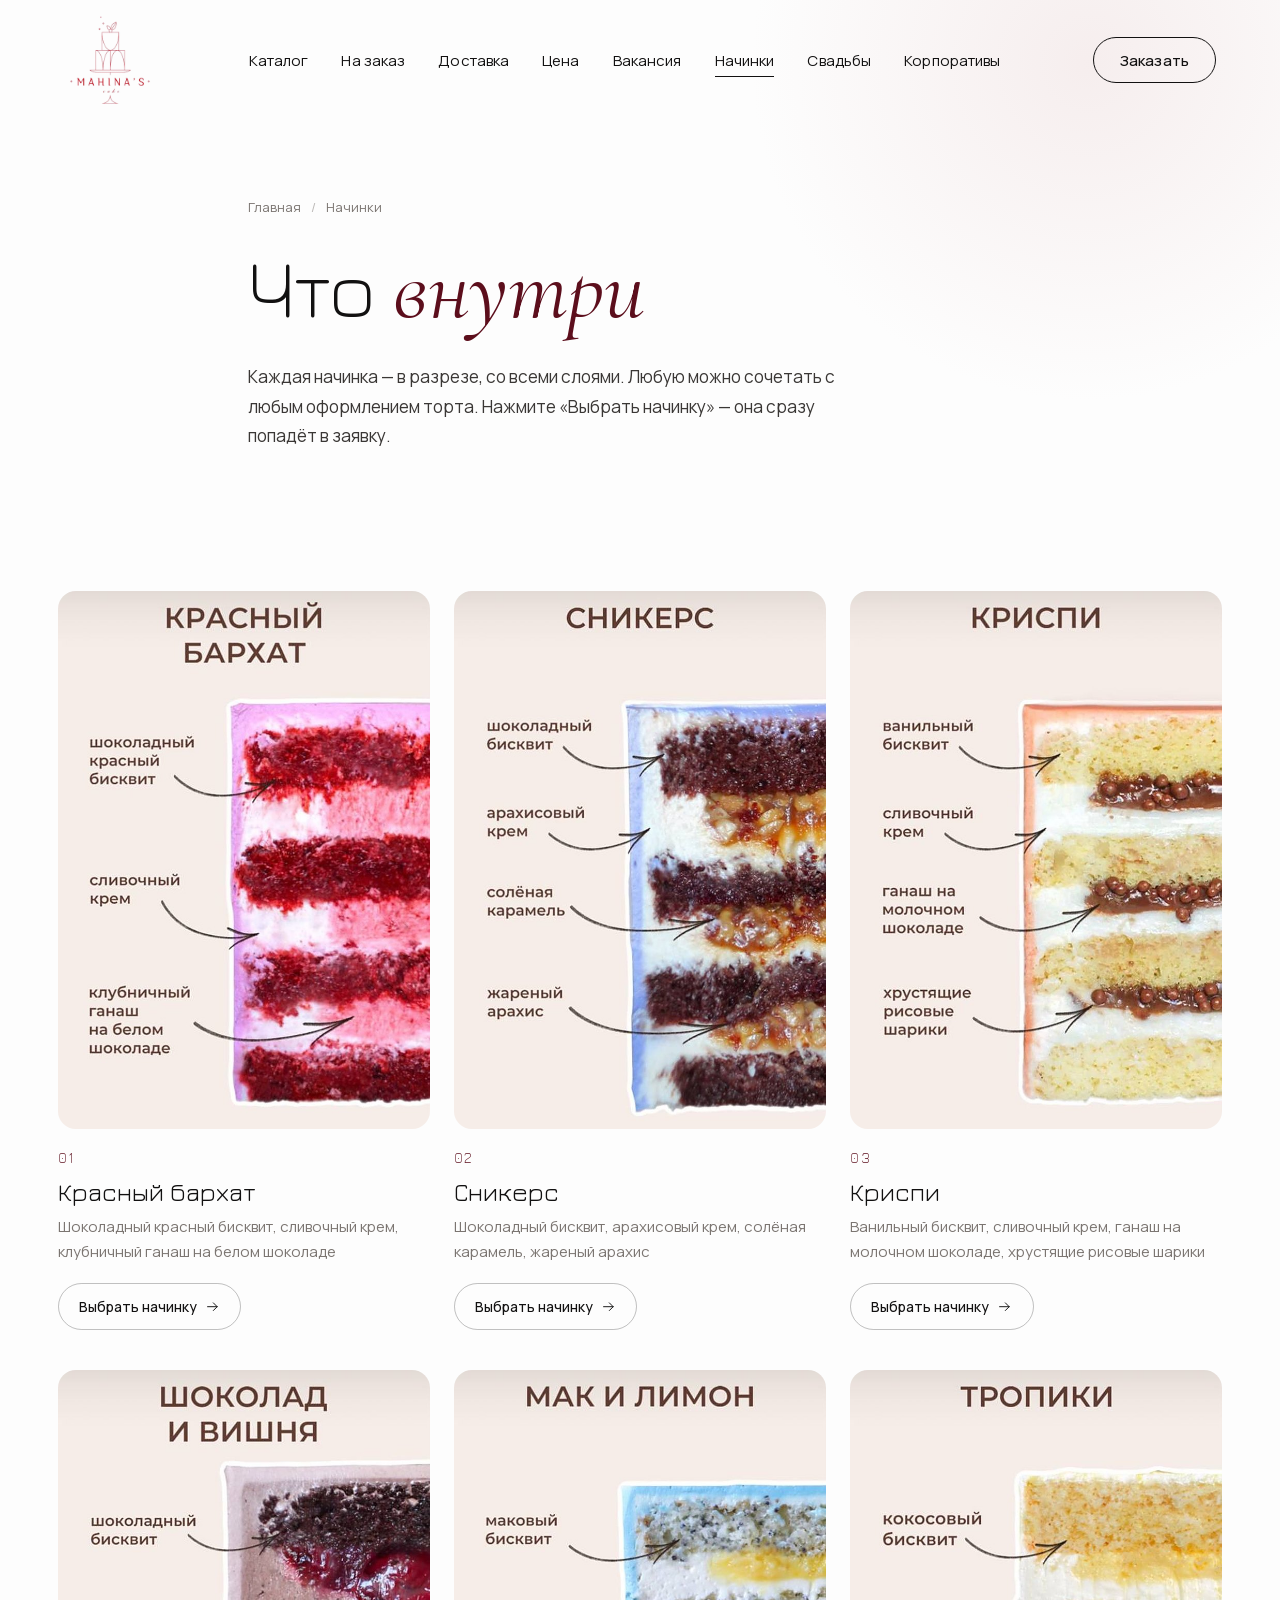
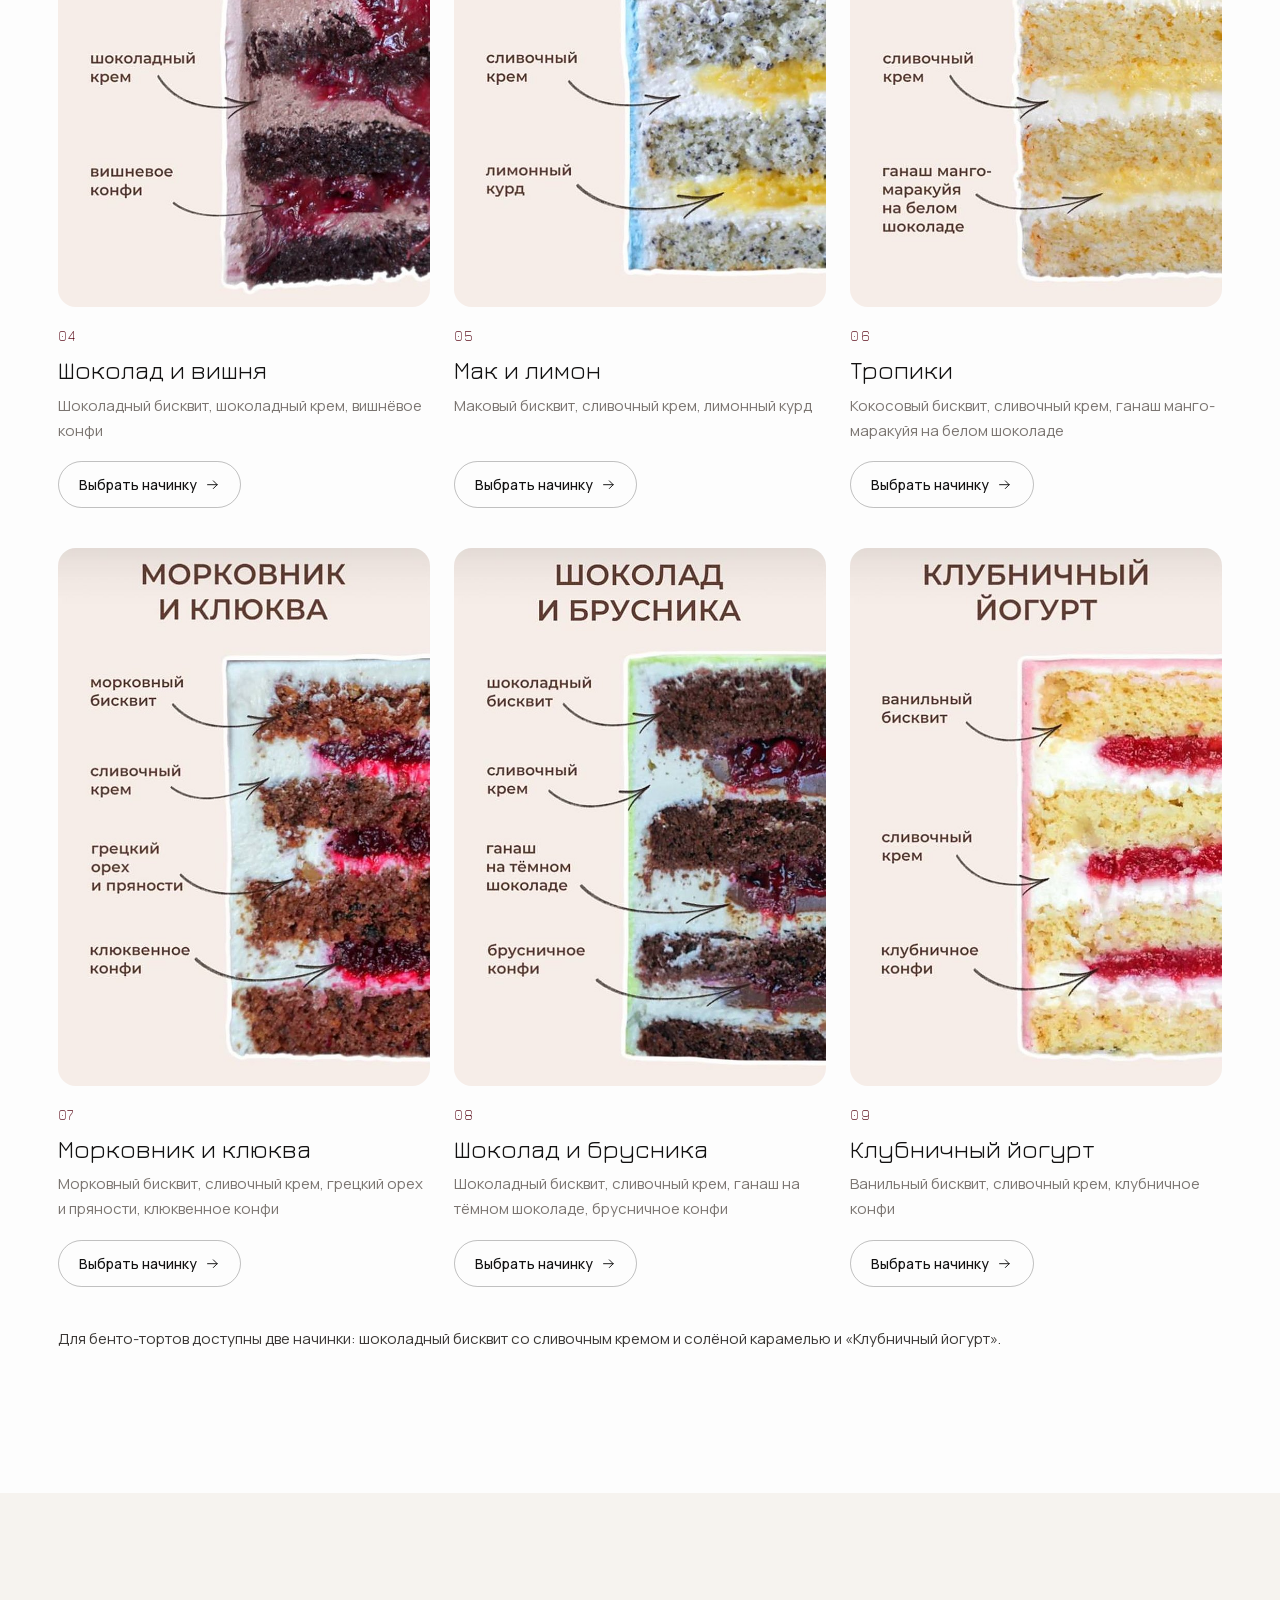
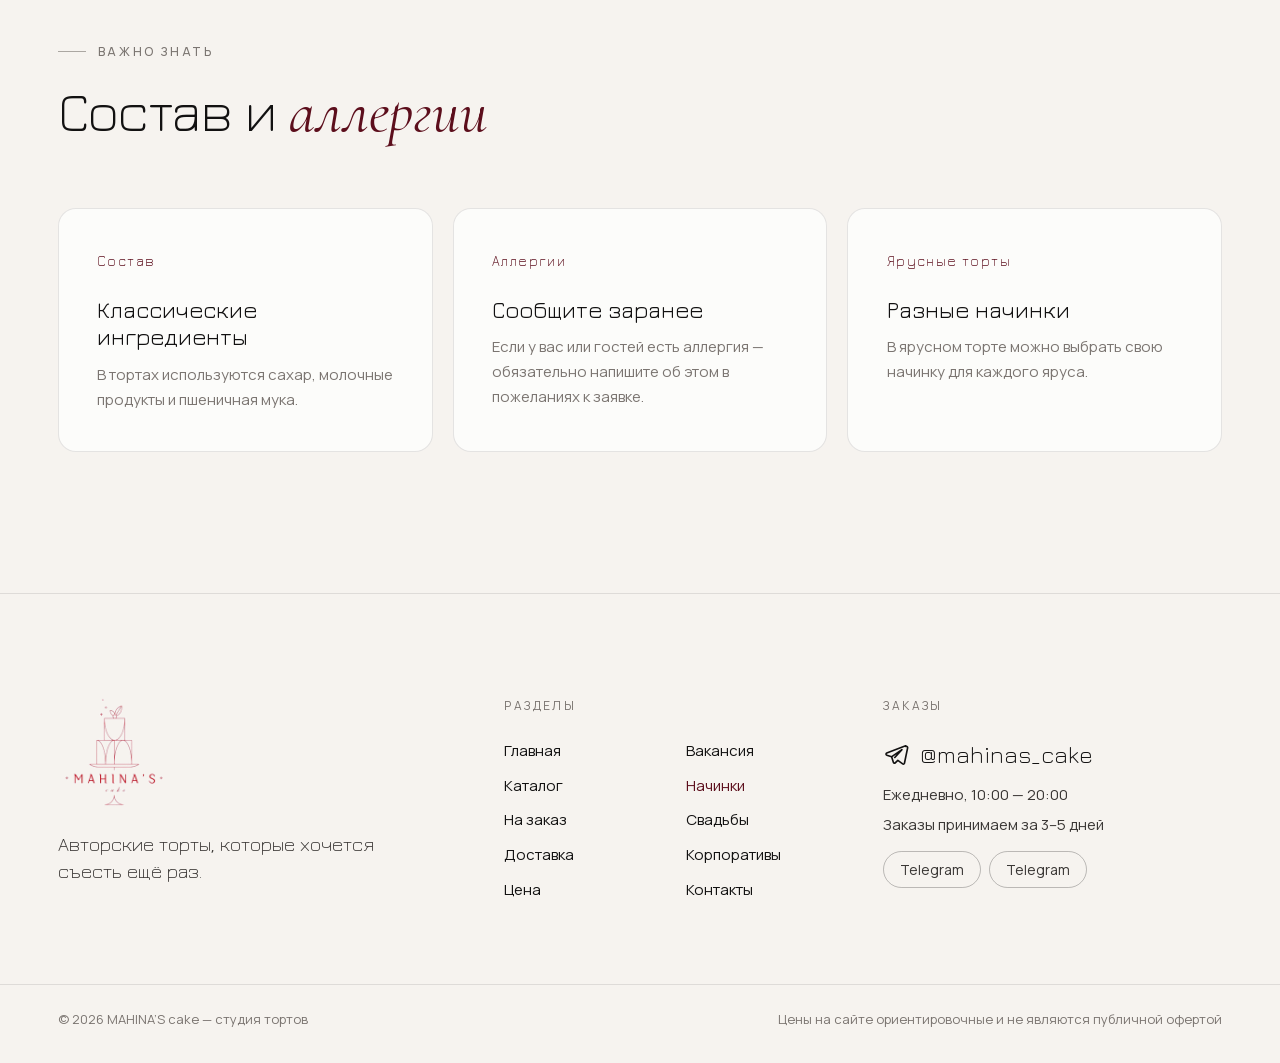
<file: fillings.html>
<!doctype html>
<html lang="ru">
<head>
<meta charset="utf-8">
<meta name="viewport" content="width=device-width, initial-scale=1, viewport-fit=cover">
<title>Начинки тортов — MAHINA’S</title>
<meta name="description" content="Начинки тортов MAHINA’S в разрезе: красный бархат, сникерс, криспи, шоколад и вишня, мак и лимон, тропики и другие.">
<meta name="theme-color" content="#FDFDFD">
<meta name="view-transition" content="same-origin">

<meta property="og:type" content="website">
<meta property="og:locale" content="ru_RU">
<meta property="og:site_name" content="MAHINA’S cake — студия тортов">
<meta property="og:title" content="Начинки тортов — MAHINA’S">
<meta property="og:description" content="Начинки тортов MAHINA’S в разрезе: красный бархат, сникерс, криспи, шоколад и вишня, мак и лимон, тропики и другие.">
<meta property="og:image" content="assets/img/logo-512.png">
<meta name="twitter:card" content="summary">
<link rel="icon" type="image/png" href="assets/img/favicon.png">
<link rel="apple-touch-icon" href="assets/img/apple-touch-icon.png">
<link rel="preload" href="assets/fonts/jura-cyrillic-2.woff2" as="font" type="font/woff2" crossorigin>
<link rel="preload" href="assets/fonts/manrope-cyrillic-4.woff2" as="font" type="font/woff2" crossorigin>
<link rel="stylesheet" href="assets/css/fonts.css">
<link rel="stylesheet" href="assets/css/style.css">
<script src="assets/js/main.js" defer></script>

</head>

<body data-page="fillings">
<a class="skip" href="#main">Перейти к содержанию</a>
<header class="header" data-header>
  <div class="header__inner">
    <a class="logo" href="index.html" aria-label="MAHINA’S cake — студия тортов — на главную">
      <img src="assets/img/logo-240.png" alt="MAHINA’S" width="92" height="92">
    </a>
    <nav class="nav" aria-label="Основная навигация">
      <ul class="nav__list">
<li><a class="nav__link" href="catalog.html">Каталог</a></li>
<li><a class="nav__link" href="custom.html">На заказ</a></li>
<li><a class="nav__link" href="delivery.html">Доставка</a></li>
<li><a class="nav__link" href="prices.html">Цена</a></li>
<li><a class="nav__link" href="vacancy.html">Вакансия</a></li>
<li><a class="nav__link" href="fillings.html" aria-current="page">Начинки</a></li>
<li><a class="nav__link" href="weddings.html">Свадьбы</a></li>
<li><a class="nav__link" href="corporate.html">Корпоративы</a></li>
      </ul>
    </nav>
    <a class="btn btn--ghost header__cta" href="catalog.html">Заказать</a>
    <button class="burger" type="button" aria-label="Открыть меню" aria-expanded="false" aria-controls="mobile-menu" data-burger>
      <span></span><span></span>
    </button>
  </div>
</header>
<div class="mmenu" id="mobile-menu" data-mmenu hidden>
  <div class="mmenu__glow" aria-hidden="true"></div>
  <nav aria-label="Мобильная навигация">
    <ul class="mmenu__list">
<li><a class="mmenu__link" href="index.html">Главная</a></li>
<li><a class="mmenu__link" href="catalog.html">Каталог</a></li>
<li><a class="mmenu__link" href="custom.html">На заказ</a></li>
<li><a class="mmenu__link" href="delivery.html">Доставка</a></li>
<li><a class="mmenu__link" href="prices.html">Цена</a></li>
<li><a class="mmenu__link" href="vacancy.html">Вакансия</a></li>
<li><a class="mmenu__link" href="fillings.html" aria-current="page">Начинки</a></li>
<li><a class="mmenu__link" href="weddings.html">Свадьбы</a></li>
<li><a class="mmenu__link" href="corporate.html">Корпоративы</a></li>
<li><a class="mmenu__link" href="contacts.html">Контакты</a></li>
    </ul>
  </nav>
  <div class="mmenu__foot">
    <a class="btn btn--primary btn--wide" href="catalog.html"><span>Заказать</span><svg class="icon" viewBox="0 0 24 24" aria-hidden="true"><path d="M4 12h15m-6-6 6 6-6 6" fill="none" stroke="currentColor" stroke-width="1.5" stroke-linecap="round" stroke-linejoin="round"/></svg></a>
    <p class="mmenu__note">Ежедневно, 10:00 — 20:00 · @mahinas_cake</p>
  </div>
</div>

<main id="main">

  <section class="page-hero">
    <div class="container page-hero__inner">
      <nav class="crumbs reveal" aria-label="Хлебные крошки"><a href="index.html">Главная</a><span>Начинки</span></nav>
      <h1 class="h1 reveal" style="--d:60ms">Что <em>внутри</em></h1>
      <p class="lead reveal" style="--d:120ms">Каждая начинка — в разрезе, со всеми слоями. Любую можно сочетать с любым оформлением торта. Нажмите «Выбрать начинку» — она сразу попадёт в заявку.</p>
    </div>
  </section>

  <section class="section section--tight">
    <div class="container">
      <ol class="fillings">

<li class="filling reveal" style="--d:0ms">
  <div class="filling__media"><img src="assets/img/photos/filling-red-velvet.jpg?v=1794580538" alt="Начинка «Красный бархат» в разрезе: Шоколадный красный бисквит, сливочный крем, клубничный ганаш на белом шоколаде" loading="lazy" decoding="async"></div>
  <div class="filling__body">
    <span class="filling__num">01</span>
    <h3 class="filling__name">Красный бархат</h3>
    <p class="filling__desc">Шоколадный красный бисквит, сливочный крем, клубничный ганаш на белом шоколаде</p>
    <a class="filling__pick" href="https://t.me/mahinas_cake?text=%D0%97%D0%B4%D1%80%D0%B0%D0%B2%D1%81%D1%82%D0%B2%D1%83%D0%B9%D1%82%D0%B5%21%20%D0%A5%D0%BE%D1%87%D1%83%20%D1%82%D0%BE%D1%80%D1%82%20%D1%81%20%D0%BD%D0%B0%D1%87%D0%B8%D0%BD%D0%BA%D0%BE%D0%B9%20%C2%AB%D0%9A%D1%80%D0%B0%D1%81%D0%BD%D1%8B%D0%B9%20%D0%B1%D0%B0%D1%80%D1%85%D0%B0%D1%82%C2%BB.%20%D0%9C%D0%BE%D0%B6%D0%BD%D0%BE%20%D0%BE%D0%B1%D1%81%D1%83%D0%B4%D0%B8%D1%82%D1%8C%20%D0%B4%D0%B5%D1%82%D0%B0%D0%BB%D0%B8%3F" target="_blank" rel="noopener" data-order="custom" data-filling="Красный бархат">Выбрать начинку <svg class="icon" viewBox="0 0 24 24" aria-hidden="true"><path d="M4 12h15m-6-6 6 6-6 6" fill="none" stroke="currentColor" stroke-width="1.5" stroke-linecap="round" stroke-linejoin="round"/></svg></a>
  </div>
</li>

<li class="filling reveal" style="--d:60ms">
  <div class="filling__media"><img src="assets/img/photos/filling-snickers.jpg?v=1794580538" alt="Начинка «Сникерс» в разрезе: Шоколадный бисквит, арахисовый крем, солёная карамель, жареный арахис" loading="lazy" decoding="async"></div>
  <div class="filling__body">
    <span class="filling__num">02</span>
    <h3 class="filling__name">Сникерс</h3>
    <p class="filling__desc">Шоколадный бисквит, арахисовый крем, солёная карамель, жареный арахис</p>
    <a class="filling__pick" href="https://t.me/mahinas_cake?text=%D0%97%D0%B4%D1%80%D0%B0%D0%B2%D1%81%D1%82%D0%B2%D1%83%D0%B9%D1%82%D0%B5%21%20%D0%A5%D0%BE%D1%87%D1%83%20%D1%82%D0%BE%D1%80%D1%82%20%D1%81%20%D0%BD%D0%B0%D1%87%D0%B8%D0%BD%D0%BA%D0%BE%D0%B9%20%C2%AB%D0%A1%D0%BD%D0%B8%D0%BA%D0%B5%D1%80%D1%81%C2%BB.%20%D0%9C%D0%BE%D0%B6%D0%BD%D0%BE%20%D0%BE%D0%B1%D1%81%D1%83%D0%B4%D0%B8%D1%82%D1%8C%20%D0%B4%D0%B5%D1%82%D0%B0%D0%BB%D0%B8%3F" target="_blank" rel="noopener" data-order="custom" data-filling="Сникерс">Выбрать начинку <svg class="icon" viewBox="0 0 24 24" aria-hidden="true"><path d="M4 12h15m-6-6 6 6-6 6" fill="none" stroke="currentColor" stroke-width="1.5" stroke-linecap="round" stroke-linejoin="round"/></svg></a>
  </div>
</li>

<li class="filling reveal" style="--d:120ms">
  <div class="filling__media"><img src="assets/img/photos/filling-crispy.jpg?v=1794580538" alt="Начинка «Криспи» в разрезе: Ванильный бисквит, сливочный крем, ганаш на молочном шоколаде, хрустящие рисовые шарики" loading="lazy" decoding="async"></div>
  <div class="filling__body">
    <span class="filling__num">03</span>
    <h3 class="filling__name">Криспи</h3>
    <p class="filling__desc">Ванильный бисквит, сливочный крем, ганаш на молочном шоколаде, хрустящие рисовые шарики</p>
    <a class="filling__pick" href="https://t.me/mahinas_cake?text=%D0%97%D0%B4%D1%80%D0%B0%D0%B2%D1%81%D1%82%D0%B2%D1%83%D0%B9%D1%82%D0%B5%21%20%D0%A5%D0%BE%D1%87%D1%83%20%D1%82%D0%BE%D1%80%D1%82%20%D1%81%20%D0%BD%D0%B0%D1%87%D0%B8%D0%BD%D0%BA%D0%BE%D0%B9%20%C2%AB%D0%9A%D1%80%D0%B8%D1%81%D0%BF%D0%B8%C2%BB.%20%D0%9C%D0%BE%D0%B6%D0%BD%D0%BE%20%D0%BE%D0%B1%D1%81%D1%83%D0%B4%D0%B8%D1%82%D1%8C%20%D0%B4%D0%B5%D1%82%D0%B0%D0%BB%D0%B8%3F" target="_blank" rel="noopener" data-order="custom" data-filling="Криспи">Выбрать начинку <svg class="icon" viewBox="0 0 24 24" aria-hidden="true"><path d="M4 12h15m-6-6 6 6-6 6" fill="none" stroke="currentColor" stroke-width="1.5" stroke-linecap="round" stroke-linejoin="round"/></svg></a>
  </div>
</li>

<li class="filling reveal" style="--d:180ms">
  <div class="filling__media"><img src="assets/img/photos/filling-chocolate-cherry.jpg?v=1794580538" alt="Начинка «Шоколад и вишня» в разрезе: Шоколадный бисквит, шоколадный крем, вишнёвое конфи" loading="lazy" decoding="async"></div>
  <div class="filling__body">
    <span class="filling__num">04</span>
    <h3 class="filling__name">Шоколад и вишня</h3>
    <p class="filling__desc">Шоколадный бисквит, шоколадный крем, вишнёвое конфи</p>
    <a class="filling__pick" href="https://t.me/mahinas_cake?text=%D0%97%D0%B4%D1%80%D0%B0%D0%B2%D1%81%D1%82%D0%B2%D1%83%D0%B9%D1%82%D0%B5%21%20%D0%A5%D0%BE%D1%87%D1%83%20%D1%82%D0%BE%D1%80%D1%82%20%D1%81%20%D0%BD%D0%B0%D1%87%D0%B8%D0%BD%D0%BA%D0%BE%D0%B9%20%C2%AB%D0%A8%D0%BE%D0%BA%D0%BE%D0%BB%D0%B0%D0%B4%20%D0%B8%20%D0%B2%D0%B8%D1%88%D0%BD%D1%8F%C2%BB.%20%D0%9C%D0%BE%D0%B6%D0%BD%D0%BE%20%D0%BE%D0%B1%D1%81%D1%83%D0%B4%D0%B8%D1%82%D1%8C%20%D0%B4%D0%B5%D1%82%D0%B0%D0%BB%D0%B8%3F" target="_blank" rel="noopener" data-order="custom" data-filling="Шоколад и вишня">Выбрать начинку <svg class="icon" viewBox="0 0 24 24" aria-hidden="true"><path d="M4 12h15m-6-6 6 6-6 6" fill="none" stroke="currentColor" stroke-width="1.5" stroke-linecap="round" stroke-linejoin="round"/></svg></a>
  </div>
</li>

<li class="filling reveal" style="--d:0ms">
  <div class="filling__media"><img src="assets/img/photos/filling-poppy-lemon.jpg?v=1794580538" alt="Начинка «Мак и лимон» в разрезе: Маковый бисквит, сливочный крем, лимонный курд" loading="lazy" decoding="async"></div>
  <div class="filling__body">
    <span class="filling__num">05</span>
    <h3 class="filling__name">Мак и лимон</h3>
    <p class="filling__desc">Маковый бисквит, сливочный крем, лимонный курд</p>
    <a class="filling__pick" href="https://t.me/mahinas_cake?text=%D0%97%D0%B4%D1%80%D0%B0%D0%B2%D1%81%D1%82%D0%B2%D1%83%D0%B9%D1%82%D0%B5%21%20%D0%A5%D0%BE%D1%87%D1%83%20%D1%82%D0%BE%D1%80%D1%82%20%D1%81%20%D0%BD%D0%B0%D1%87%D0%B8%D0%BD%D0%BA%D0%BE%D0%B9%20%C2%AB%D0%9C%D0%B0%D0%BA%20%D0%B8%20%D0%BB%D0%B8%D0%BC%D0%BE%D0%BD%C2%BB.%20%D0%9C%D0%BE%D0%B6%D0%BD%D0%BE%20%D0%BE%D0%B1%D1%81%D1%83%D0%B4%D0%B8%D1%82%D1%8C%20%D0%B4%D0%B5%D1%82%D0%B0%D0%BB%D0%B8%3F" target="_blank" rel="noopener" data-order="custom" data-filling="Мак и лимон">Выбрать начинку <svg class="icon" viewBox="0 0 24 24" aria-hidden="true"><path d="M4 12h15m-6-6 6 6-6 6" fill="none" stroke="currentColor" stroke-width="1.5" stroke-linecap="round" stroke-linejoin="round"/></svg></a>
  </div>
</li>

<li class="filling reveal" style="--d:60ms">
  <div class="filling__media"><img src="assets/img/photos/filling-tropics.jpg?v=1794580538" alt="Начинка «Тропики» в разрезе: Кокосовый бисквит, сливочный крем, ганаш манго-маракуйя на белом шоколаде" loading="lazy" decoding="async"></div>
  <div class="filling__body">
    <span class="filling__num">06</span>
    <h3 class="filling__name">Тропики</h3>
    <p class="filling__desc">Кокосовый бисквит, сливочный крем, ганаш манго-маракуйя на белом шоколаде</p>
    <a class="filling__pick" href="https://t.me/mahinas_cake?text=%D0%97%D0%B4%D1%80%D0%B0%D0%B2%D1%81%D1%82%D0%B2%D1%83%D0%B9%D1%82%D0%B5%21%20%D0%A5%D0%BE%D1%87%D1%83%20%D1%82%D0%BE%D1%80%D1%82%20%D1%81%20%D0%BD%D0%B0%D1%87%D0%B8%D0%BD%D0%BA%D0%BE%D0%B9%20%C2%AB%D0%A2%D1%80%D0%BE%D0%BF%D0%B8%D0%BA%D0%B8%C2%BB.%20%D0%9C%D0%BE%D0%B6%D0%BD%D0%BE%20%D0%BE%D0%B1%D1%81%D1%83%D0%B4%D0%B8%D1%82%D1%8C%20%D0%B4%D0%B5%D1%82%D0%B0%D0%BB%D0%B8%3F" target="_blank" rel="noopener" data-order="custom" data-filling="Тропики">Выбрать начинку <svg class="icon" viewBox="0 0 24 24" aria-hidden="true"><path d="M4 12h15m-6-6 6 6-6 6" fill="none" stroke="currentColor" stroke-width="1.5" stroke-linecap="round" stroke-linejoin="round"/></svg></a>
  </div>
</li>

<li class="filling reveal" style="--d:120ms">
  <div class="filling__media"><img src="assets/img/photos/filling-carrot-cranberry.jpg?v=1794580538" alt="Начинка «Морковник и клюква» в разрезе: Морковный бисквит, сливочный крем, грецкий орех и пряности, клюквенное конфи" loading="lazy" decoding="async"></div>
  <div class="filling__body">
    <span class="filling__num">07</span>
    <h3 class="filling__name">Морковник и клюква</h3>
    <p class="filling__desc">Морковный бисквит, сливочный крем, грецкий орех и пряности, клюквенное конфи</p>
    <a class="filling__pick" href="https://t.me/mahinas_cake?text=%D0%97%D0%B4%D1%80%D0%B0%D0%B2%D1%81%D1%82%D0%B2%D1%83%D0%B9%D1%82%D0%B5%21%20%D0%A5%D0%BE%D1%87%D1%83%20%D1%82%D0%BE%D1%80%D1%82%20%D1%81%20%D0%BD%D0%B0%D1%87%D0%B8%D0%BD%D0%BA%D0%BE%D0%B9%20%C2%AB%D0%9C%D0%BE%D1%80%D0%BA%D0%BE%D0%B2%D0%BD%D0%B8%D0%BA%20%D0%B8%20%D0%BA%D0%BB%D1%8E%D0%BA%D0%B2%D0%B0%C2%BB.%20%D0%9C%D0%BE%D0%B6%D0%BD%D0%BE%20%D0%BE%D0%B1%D1%81%D1%83%D0%B4%D0%B8%D1%82%D1%8C%20%D0%B4%D0%B5%D1%82%D0%B0%D0%BB%D0%B8%3F" target="_blank" rel="noopener" data-order="custom" data-filling="Морковник и клюква">Выбрать начинку <svg class="icon" viewBox="0 0 24 24" aria-hidden="true"><path d="M4 12h15m-6-6 6 6-6 6" fill="none" stroke="currentColor" stroke-width="1.5" stroke-linecap="round" stroke-linejoin="round"/></svg></a>
  </div>
</li>

<li class="filling reveal" style="--d:180ms">
  <div class="filling__media"><img src="assets/img/photos/filling-chocolate-lingonberry.jpg?v=1794580538" alt="Начинка «Шоколад и брусника» в разрезе: Шоколадный бисквит, сливочный крем, ганаш на тёмном шоколаде, брусничное конфи" loading="lazy" decoding="async"></div>
  <div class="filling__body">
    <span class="filling__num">08</span>
    <h3 class="filling__name">Шоколад и брусника</h3>
    <p class="filling__desc">Шоколадный бисквит, сливочный крем, ганаш на тёмном шоколаде, брусничное конфи</p>
    <a class="filling__pick" href="https://t.me/mahinas_cake?text=%D0%97%D0%B4%D1%80%D0%B0%D0%B2%D1%81%D1%82%D0%B2%D1%83%D0%B9%D1%82%D0%B5%21%20%D0%A5%D0%BE%D1%87%D1%83%20%D1%82%D0%BE%D1%80%D1%82%20%D1%81%20%D0%BD%D0%B0%D1%87%D0%B8%D0%BD%D0%BA%D0%BE%D0%B9%20%C2%AB%D0%A8%D0%BE%D0%BA%D0%BE%D0%BB%D0%B0%D0%B4%20%D0%B8%20%D0%B1%D1%80%D1%83%D1%81%D0%BD%D0%B8%D0%BA%D0%B0%C2%BB.%20%D0%9C%D0%BE%D0%B6%D0%BD%D0%BE%20%D0%BE%D0%B1%D1%81%D1%83%D0%B4%D0%B8%D1%82%D1%8C%20%D0%B4%D0%B5%D1%82%D0%B0%D0%BB%D0%B8%3F" target="_blank" rel="noopener" data-order="custom" data-filling="Шоколад и брусника">Выбрать начинку <svg class="icon" viewBox="0 0 24 24" aria-hidden="true"><path d="M4 12h15m-6-6 6 6-6 6" fill="none" stroke="currentColor" stroke-width="1.5" stroke-linecap="round" stroke-linejoin="round"/></svg></a>
  </div>
</li>

<li class="filling reveal" style="--d:0ms">
  <div class="filling__media"><img src="assets/img/photos/filling-strawberry-yogurt.jpg?v=1794580538" alt="Начинка «Клубничный йогурт» в разрезе: Ванильный бисквит, сливочный крем, клубничное конфи" loading="lazy" decoding="async"></div>
  <div class="filling__body">
    <span class="filling__num">09</span>
    <h3 class="filling__name">Клубничный йогурт</h3>
    <p class="filling__desc">Ванильный бисквит, сливочный крем, клубничное конфи</p>
    <a class="filling__pick" href="https://t.me/mahinas_cake?text=%D0%97%D0%B4%D1%80%D0%B0%D0%B2%D1%81%D1%82%D0%B2%D1%83%D0%B9%D1%82%D0%B5%21%20%D0%A5%D0%BE%D1%87%D1%83%20%D1%82%D0%BE%D1%80%D1%82%20%D1%81%20%D0%BD%D0%B0%D1%87%D0%B8%D0%BD%D0%BA%D0%BE%D0%B9%20%C2%AB%D0%9A%D0%BB%D1%83%D0%B1%D0%BD%D0%B8%D1%87%D0%BD%D1%8B%D0%B9%20%D0%B9%D0%BE%D0%B3%D1%83%D1%80%D1%82%C2%BB.%20%D0%9C%D0%BE%D0%B6%D0%BD%D0%BE%20%D0%BE%D0%B1%D1%81%D1%83%D0%B4%D0%B8%D1%82%D1%8C%20%D0%B4%D0%B5%D1%82%D0%B0%D0%BB%D0%B8%3F" target="_blank" rel="noopener" data-order="custom" data-filling="Клубничный йогурт">Выбрать начинку <svg class="icon" viewBox="0 0 24 24" aria-hidden="true"><path d="M4 12h15m-6-6 6 6-6 6" fill="none" stroke="currentColor" stroke-width="1.5" stroke-linecap="round" stroke-linejoin="round"/></svg></a>
  </div>
</li>
      </ol>
      <p class="process__note reveal">Для бенто-тортов доступны две начинки: шоколадный бисквит со сливочным кремом и солёной карамелью и «Клубничный йогурт».</p>
    </div>
  </section>

  <section class="section section--cream">
    <div class="container">
      <div class="section-head reveal">
        <div>
          <p class="eyebrow">Важно знать</p>
          <h2 class="h2">Состав и <em>аллергии</em></h2>
        </div>
      </div>
      <div class="cards">
        <div class="card reveal"><span class="card__num">Состав</span><h3 class="card__title">Классические ингредиенты</h3><p>В тортах используются сахар, молочные продукты и пшеничная мука.</p></div>
        <div class="card reveal" style="--d:80ms"><span class="card__num">Аллергии</span><h3 class="card__title">Сообщите заранее</h3><p>Если у вас или гостей есть аллергия — обязательно напишите об этом в пожеланиях к заявке.</p></div>
        <div class="card reveal" style="--d:160ms"><span class="card__num">Ярусные торты</span><h3 class="card__title">Разные начинки</h3><p>В ярусном торте можно выбрать свою начинку для каждого яруса.</p></div>
      </div>
    </div>
  </section>

</main>
<footer class="footer">
  <div class="container footer__inner">
    <div class="footer__brand">
      <img class="footer__logo" src="assets/img/logo-240.png" alt="Логотип MAHINA’S" width="112" height="112" loading="lazy">
      <p class="footer__claim">Авторские торты, которые хочется съесть ещё раз.</p>
    </div>
    <nav class="footer__nav" aria-label="Навигация в подвале">
      <p class="footer__label">Разделы</p>
      <ul>
<li><a class="footer__link" href="index.html">Главная</a></li>
<li><a class="footer__link" href="catalog.html">Каталог</a></li>
<li><a class="footer__link" href="custom.html">На заказ</a></li>
<li><a class="footer__link" href="delivery.html">Доставка</a></li>
<li><a class="footer__link" href="prices.html">Цена</a></li>
<li><a class="footer__link" href="vacancy.html">Вакансия</a></li>
<li><a class="footer__link" href="fillings.html" aria-current="page">Начинки</a></li>
<li><a class="footer__link" href="weddings.html">Свадьбы</a></li>
<li><a class="footer__link" href="corporate.html">Корпоративы</a></li>
<li><a class="footer__link" href="contacts.html">Контакты</a></li>
      </ul>
    </nav>
    <div class="footer__contact">
      <p class="footer__label">Заказы</p>
      <a class="footer__tg" href="https://t.me/mahinas_cake?text=%D0%97%D0%B4%D1%80%D0%B0%D0%B2%D1%81%D1%82%D0%B2%D1%83%D0%B9%D1%82%D0%B5%21%20%D0%A5%D0%BE%D1%87%D1%83%20%D0%BE%D0%B1%D1%81%D1%83%D0%B4%D0%B8%D1%82%D1%8C%20%D0%B7%D0%B0%D0%BA%D0%B0%D0%B7%20%D1%82%D0%BE%D1%80%D1%82%D0%B0." target="_blank" rel="noopener"><svg class="icon" viewBox="0 0 24 24" aria-hidden="true"><path d="M20.6 4.3 3.4 11c-.9.4-.9 1.6.1 1.9l4.3 1.4 1.7 5.2c.2.7 1.1.9 1.6.4l2.4-2.3 4.4 3.2c.6.4 1.4.1 1.6-.6l2.9-14c.2-.9-.7-1.6-1.6-1.2Z" fill="none" stroke="currentColor" stroke-width="1.5" stroke-linejoin="round"/><path d="m8 14.2 9.2-6.4-6.9 7.6" fill="none" stroke="currentColor" stroke-width="1.5" stroke-linejoin="round"/></svg> @mahinas_cake</a>
      <p>Ежедневно, 10:00 — 20:00</p>
      <p>Заказы принимаем за 3–5 дней</p>
      <ul class="footer-socials"><li><a class="footer-socials__link" href="https://t.me/mahinas_cake" target="_blank" rel="noopener">Telegram</a></li><li><a class="footer-socials__link" href="https://t.me/mahinas_cake" target="_blank" rel="noopener">Telegram</a></li></ul>
    </div>
  </div>
  <div class="container footer__bottom">
    <p>© 2026 MAHINA’S cake — студия тортов</p>
    <p>Цены на сайте ориентировочные и не являются публичной офертой</p>
  </div>
</footer>
<dialog class="modal" data-modal aria-labelledby="modal-title">
  <div class="modal__box" tabindex="-1">
    <button class="modal__close" type="button" data-close aria-label="Закрыть">
      <svg viewBox="0 0 24 24" aria-hidden="true"><path d="M6 6l12 12M18 6 6 18" stroke="currentColor" stroke-width="1.5" stroke-linecap="round"/></svg>
    </button>
    <div class="modal__media"><img data-m-img alt=""></div>
    <div class="modal__body">
      <p class="eyebrow" data-m-cat></p>
      <h2 class="modal__title" id="modal-title" data-m-name></h2>
      <p class="modal__weight" data-m-weight></p>
      <p class="modal__details" data-m-details></p>
      <div class="modal__price" data-m-price></div>
      <p class="modal__hint">Цена ориентировочная: итог зависит от размера, декора и пожеланий. Точную стоимость согласуем в&nbsp;Telegram.</p>
      <a class="btn btn--primary btn--wide" data-m-order href="https://t.me/mahinas_cake" target="_blank" rel="noopener"><span>Заказать</span><svg class="icon" viewBox="0 0 24 24" aria-hidden="true"><path d="M4 12h15m-6-6 6 6-6 6" fill="none" stroke="currentColor" stroke-width="1.5" stroke-linecap="round" stroke-linejoin="round"/></svg></a>
    </div>
  </div>
</dialog>

<dialog class="order" data-order-modal aria-labelledby="order-title">
  <div class="order__box" tabindex="-1">
    <header class="order__head">
      <div class="order__product">
        <img data-o-img alt="" width="56" height="56">
        <div>
          <p class="order__kicker" id="order-title">Заявка на заказ</p>
          <p class="order__pname" data-o-name></p>
          <p class="order__pprice" data-o-price></p>
        </div>
      </div>
      <button class="order__close" type="button" data-order-close aria-label="Закрыть">
        <svg viewBox="0 0 24 24" aria-hidden="true"><path d="M6 6l12 12M18 6 6 18" stroke="currentColor" stroke-width="1.5" stroke-linecap="round"/></svg>
      </button>
    </header>

    <div class="order__scroll">
      <div class="order__fields">
        <div class="field field--wide" data-o-sizes hidden>
          <span class="field__label" data-o-sizes-title>Вариант</span>
          <div class="chips" data-o-sizes-list></div>
        </div>
        <label class="field">
          <span class="field__label">Дата</span>
          <input type="date" data-o-field="date">
        </label>
        <label class="field">
          <span class="field__label">Время</span>
          <select data-o-field="time"><option value="">Любое</option></select>
        </label>
        <label class="field field--wide" data-o-cake-only>
          <span class="field__label">Начинка</span>
          <select data-o-field="filling"><option value="">Посоветуйте мне</option></select>
        </label>
        <div class="field field--wide">
          <span class="field__label">Получение</span>
          <div class="segmented" role="radiogroup" aria-label="Способ получения">
            <label><input type="radio" name="o-get" value="Самовывоз" data-o-field="get" checked><span>Самовывоз</span></label>
            <label><input type="radio" name="o-get" value="Доставка" data-o-field="get"><span>Доставка</span></label>
          </div>
        </div>
        <label class="field field--wide" data-o-street hidden>
          <span class="field__label">Улица доставки</span>
          <input type="text" maxlength="80" placeholder="Например: Невский проспект" autocomplete="off" data-o-field="street">
          <span class="field__hint">Только улица — дом, квартиру и время уточним в&nbsp;Telegram.</span>
        </label>
        <label class="field field--wide" data-o-cake-only>
          <span class="field__label">Надпись на торте</span>
          <input type="text" maxlength="80" placeholder="Например: С днём рождения, Аня!" data-o-field="text">
        </label>
        <label class="field field--wide">
          <span class="field__label">Пожелания</span>
          <textarea rows="2" maxlength="400" placeholder="Повод, цвета, количество гостей, идея оформления…" data-o-field="comment"></textarea>
        </label>
      </div>

      <details class="order__preview">
        <summary>Посмотреть текст заявки</summary>
        <p class="bubble" data-o-preview></p>
      </details>
    </div>

    <footer class="order__foot">
      <a class="btn btn--primary btn--wide" href="https://t.me/mahinas_cake" target="_blank" rel="noopener" data-o-send><svg class="icon" viewBox="0 0 24 24" aria-hidden="true"><path d="M20.6 4.3 3.4 11c-.9.4-.9 1.6.1 1.9l4.3 1.4 1.7 5.2c.2.7 1.1.9 1.6.4l2.4-2.3 4.4 3.2c.6.4 1.4.1 1.6-.6l2.9-14c.2-.9-.7-1.6-1.6-1.2Z" fill="none" stroke="currentColor" stroke-width="1.5" stroke-linejoin="round"/><path d="m8 14.2 9.2-6.4-6.9 7.6" fill="none" stroke="currentColor" stroke-width="1.5" stroke-linejoin="round"/></svg><span>Перейти в Telegram</span></a>
      <button class="order__copy" type="button" data-o-copy><span data-o-copy-label>Скопировать заявку</span></button>
      <p class="order__note">Telegram откроется с готовым текстом — останется нажать «Отправить». Заявка также копируется в буфер обмена.</p>
    </footer>
  </div>
</dialog>
<script type="application/json" id="catalog-data">{"items": {"cake-always": {"name": "Торт «Всегда»", "details": "Роспись кремом по мотивам любимой истории — «После стольких лет? Всегда». Сюжет и надпись можно заменить на свои. В стоимость входят любая начинка и финишное оформление кремом; сложная творческая роспись оплачивается дополнительно.", "weight": "250 сомони/кг · от 2 кг", "price": "<span class=\"price\"><span class=\"price__label\">Ориентировочно от<\/span> 500&nbsp;сомони<\/span>", "img": "assets/img/photos/cake-always.jpg?v=1794580538", "imgLg": "assets/img/photos/cake-always.jpg?v=1794580538", "tg": "https://t.me/mahinas_cake?text=%D0%97%D0%B4%D1%80%D0%B0%D0%B2%D1%81%D1%82%D0%B2%D1%83%D0%B9%D1%82%D0%B5%21%20%D0%A5%D0%BE%D1%87%D1%83%20%D0%BE%D0%B1%D1%81%D1%83%D0%B4%D0%B8%D1%82%D1%8C%20%D0%B7%D0%B0%D0%BA%D0%B0%D0%B7%20%E2%80%94%20%D0%A2%D0%BE%D1%80%D1%82%20%C2%AB%D0%92%D1%81%D0%B5%D0%B3%D0%B4%D0%B0%C2%BB.", "options": {"title": "Вес и стоимость", "msg": "Вес", "multi": false, "choices": [{"label": "2 кг · 10–13 персон", "value": "2 кг · 10–13 персон", "available": true, "price": "от 500 сомони"}, {"label": "3 кг · 15–20 персон", "value": "3 кг · 15–20 персон", "available": true, "price": "от 750 сомони"}, {"label": "4 кг · 20–26 персон", "value": "4 кг · 20–26 персон", "available": true, "price": "от 1 000 сомони"}]}, "simple": false, "cat": "Торты", "fillings": null}, "cake-heart-30": {"name": "Торт-сердце «R.I.P. 20's»", "details": "Торт в форме сердца в двух цветах: «прощание» с двадцатыми и «hello 30». Цвета, надписи и цифры подберём под ваш повод. Любая начинка и оформление кремом включены в стоимость.", "weight": "250 сомони/кг · от 2 кг", "price": "<span class=\"price\"><span class=\"price__label\">Ориентировочно от<\/span> 500&nbsp;сомони<\/span>", "img": "assets/img/photos/cake-heart-30.jpg?v=1794580538", "imgLg": "assets/img/photos/cake-heart-30.jpg?v=1794580538", "tg": "https://t.me/mahinas_cake?text=%D0%97%D0%B4%D1%80%D0%B0%D0%B2%D1%81%D1%82%D0%B2%D1%83%D0%B9%D1%82%D0%B5%21%20%D0%A5%D0%BE%D1%87%D1%83%20%D0%BE%D0%B1%D1%81%D1%83%D0%B4%D0%B8%D1%82%D1%8C%20%D0%B7%D0%B0%D0%BA%D0%B0%D0%B7%20%E2%80%94%20%D0%A2%D0%BE%D1%80%D1%82-%D1%81%D0%B5%D1%80%D0%B4%D1%86%D0%B5%20%C2%ABR.I.P.%2020%27s%C2%BB.", "options": {"title": "Вес и стоимость", "msg": "Вес", "multi": false, "choices": [{"label": "2 кг · 10–13 персон", "value": "2 кг · 10–13 персон", "available": true, "price": "от 500 сомони"}, {"label": "3 кг · 15–20 персон", "value": "3 кг · 15–20 персон", "available": true, "price": "от 750 сомони"}, {"label": "4 кг · 20–26 персон", "value": "4 кг · 20–26 персон", "available": true, "price": "от 1 000 сомони"}]}, "simple": false, "cat": "Торты", "fillings": null}, "cake-blueberry": {"name": "Торт «Голубика»", "details": "Лаконичный торт в пастельной гамме с ягодной шапкой. Отлично смотрится в паре с пирожными-эскимо в том же цвете. Ягоды оплачиваются дополнительно.", "weight": "250 сомони/кг · от 2 кг", "price": "<span class=\"price\"><span class=\"price__label\">Ориентировочно от<\/span> 500&nbsp;сомони<\/span>", "img": "assets/img/photos/cake-blueberry.jpg?v=1794580538", "imgLg": "assets/img/photos/cake-blueberry.jpg?v=1794580538", "tg": "https://t.me/mahinas_cake?text=%D0%97%D0%B4%D1%80%D0%B0%D0%B2%D1%81%D1%82%D0%B2%D1%83%D0%B9%D1%82%D0%B5%21%20%D0%A5%D0%BE%D1%87%D1%83%20%D0%BE%D0%B1%D1%81%D1%83%D0%B4%D0%B8%D1%82%D1%8C%20%D0%B7%D0%B0%D0%BA%D0%B0%D0%B7%20%E2%80%94%20%D0%A2%D0%BE%D1%80%D1%82%20%C2%AB%D0%93%D0%BE%D0%BB%D1%83%D0%B1%D0%B8%D0%BA%D0%B0%C2%BB.", "options": {"title": "Вес и стоимость", "msg": "Вес", "multi": false, "choices": [{"label": "2 кг · 10–13 персон", "value": "2 кг · 10–13 персон", "available": true, "price": "от 500 сомони"}, {"label": "3 кг · 15–20 персон", "value": "3 кг · 15–20 персон", "available": true, "price": "от 750 сомони"}, {"label": "4 кг · 20–26 персон", "value": "4 кг · 20–26 персон", "available": true, "price": "от 1 000 сомони"}]}, "simple": false, "cat": "Торты", "fillings": null}, "bento-photo": {"name": "Бенто с фотопечатью", "details": "Бенто-торт в фирменном боксе. Надпись и простой рисунок включены в стоимость, сложный рисунок или фотопечать — +40 сомони. Для бенто доступны две начинки: шоколадная с солёной карамелью и «Клубничный йогурт».", "weight": "400 г или 1 кг", "price": "<span class=\"price\"><span class=\"price__label\">Ориентировочно от<\/span> 180&nbsp;сомони<\/span>", "img": "assets/img/photos/bento-photo.jpg?v=1794580538", "imgLg": "assets/img/photos/bento-photo.jpg?v=1794580538", "tg": "https://t.me/mahinas_cake?text=%D0%97%D0%B4%D1%80%D0%B0%D0%B2%D1%81%D1%82%D0%B2%D1%83%D0%B9%D1%82%D0%B5%21%20%D0%A5%D0%BE%D1%87%D1%83%20%D0%BE%D0%B1%D1%81%D1%83%D0%B4%D0%B8%D1%82%D1%8C%20%D0%B7%D0%B0%D0%BA%D0%B0%D0%B7%20%E2%80%94%20%D0%91%D0%B5%D0%BD%D1%82%D0%BE%20%D1%81%20%D1%84%D0%BE%D1%82%D0%BE%D0%BF%D0%B5%D1%87%D0%B0%D1%82%D1%8C%D1%8E.", "options": {"title": "Размер", "msg": "Размер", "multi": false, "choices": [{"label": "Бенто · 400 г", "value": "Бенто · 400 г", "available": true, "price": "от 180 сомони"}, {"label": "Макси-бенто · 1 кг", "value": "Макси-бенто · 1 кг", "available": true, "price": "от 300 сомони"}]}, "simple": false, "cat": "Бенто-торты", "fillings": ["Шоколад и солёная карамель", "Клубничный йогурт"]}, "eskimo": {"name": "Пирожные-эскимо", "details": "Пирожные-эскимо в цвет вашего праздника — по 20 сомони за штуку, минимальный заказ 8 штук. Декор ягодами или посыпками включён.", "weight": "50 г · от 8 шт.", "price": "<span class=\"price\"><span class=\"price__label\">Ориентировочно от<\/span> 160&nbsp;сомони<\/span>", "img": "assets/img/photos/eskimo.jpg?v=1794580538", "imgLg": "assets/img/photos/eskimo.jpg?v=1794580538", "tg": "https://t.me/mahinas_cake?text=%D0%97%D0%B4%D1%80%D0%B0%D0%B2%D1%81%D1%82%D0%B2%D1%83%D0%B9%D1%82%D0%B5%21%20%D0%A5%D0%BE%D1%87%D1%83%20%D0%BE%D0%B1%D1%81%D1%83%D0%B4%D0%B8%D1%82%D1%8C%20%D0%B7%D0%B0%D0%BA%D0%B0%D0%B7%20%E2%80%94%20%D0%9F%D0%B8%D1%80%D0%BE%D0%B6%D0%BD%D1%8B%D0%B5-%D1%8D%D1%81%D0%BA%D0%B8%D0%BC%D0%BE.", "options": {"title": "Количество", "msg": "Количество", "multi": false, "choices": [{"label": "8 шт.", "value": "8 шт.", "available": true, "price": "от 160 сомони"}, {"label": "12 шт.", "value": "12 шт.", "available": true, "price": "от 240 сомони"}, {"label": "16 шт.", "value": "16 шт.", "available": true, "price": "от 320 сомони"}, {"label": "24 шт.", "value": "24 шт.", "available": true, "price": "от 480 сомони"}]}, "simple": true, "cat": "Десерты", "fillings": null}, "wedding-marble": {"name": "Свадебный «Мрамор и розы»", "details": "Ярусный торт с мраморной фактурой в пудровой гамме и цветами на длинных стеблях. Вес, количество ярусов и начинки подберём под число гостей. Цветы и сложный декор оплачиваются отдельно.", "weight": "от 4 кг · от 25 гостей", "price": "<span class=\"price price--custom\">Стоимость рассчитывается индивидуально<\/span>", "img": "assets/img/photos/wedding-marble.jpg?v=1794580538", "imgLg": "assets/img/photos/wedding-marble.jpg?v=1794580538", "tg": "https://t.me/mahinas_cake?text=%D0%97%D0%B4%D1%80%D0%B0%D0%B2%D1%81%D1%82%D0%B2%D1%83%D0%B9%D1%82%D0%B5%21%20%D0%A5%D0%BE%D1%87%D1%83%20%D0%BE%D0%B1%D1%81%D1%83%D0%B4%D0%B8%D1%82%D1%8C%20%D0%B7%D0%B0%D0%BA%D0%B0%D0%B7%20%E2%80%94%20%D0%A1%D0%B2%D0%B0%D0%B4%D0%B5%D0%B1%D0%BD%D1%8B%D0%B9%20%C2%AB%D0%9C%D1%80%D0%B0%D0%BC%D0%BE%D1%80%20%D0%B8%20%D1%80%D0%BE%D0%B7%D1%8B%C2%BB.", "options": null, "simple": false, "cat": "Свадебные и ярусные", "fillings": null}, "wedding-meringue": {"name": "Свадебный с меренгой", "details": "Эффектный торт в итальянской меренге, обожжённой горелкой, — тёплый карамельный цвет и живая фактура. Вес и начинки подберём под число гостей.", "weight": "от 4 кг · от 25 гостей", "price": "<span class=\"price price--custom\">Стоимость рассчитывается индивидуально<\/span>", "img": "assets/img/photos/wedding-meringue.jpg?v=1794580538", "imgLg": "assets/img/photos/wedding-meringue.jpg?v=1794580538", "tg": "https://t.me/mahinas_cake?text=%D0%97%D0%B4%D1%80%D0%B0%D0%B2%D1%81%D1%82%D0%B2%D1%83%D0%B9%D1%82%D0%B5%21%20%D0%A5%D0%BE%D1%87%D1%83%20%D0%BE%D0%B1%D1%81%D1%83%D0%B4%D0%B8%D1%82%D1%8C%20%D0%B7%D0%B0%D0%BA%D0%B0%D0%B7%20%E2%80%94%20%D0%A1%D0%B2%D0%B0%D0%B4%D0%B5%D0%B1%D0%BD%D1%8B%D0%B9%20%D1%81%20%D0%BC%D0%B5%D1%80%D0%B5%D0%BD%D0%B3%D0%BE%D0%B9.", "options": null, "simple": false, "cat": "Свадебные и ярусные", "fillings": null}, "tiered-red-bows": {"name": "Ярусный «Красные банты»", "details": "Праздничный двухъярусный торт в насыщенном красном: рифлёные борта, рюши из крема, атласные банты и ягоды сверху. Подойдёт для Нового года, юбилея или свадьбы в красной гамме.", "weight": "от 4 кг · от 25 гостей", "price": "<span class=\"price price--custom\">Стоимость рассчитывается индивидуально<\/span>", "img": "assets/img/photos/tiered-red-bows.jpg?v=1794580538", "imgLg": "assets/img/photos/tiered-red-bows.jpg?v=1794580538", "tg": "https://t.me/mahinas_cake?text=%D0%97%D0%B4%D1%80%D0%B0%D0%B2%D1%81%D1%82%D0%B2%D1%83%D0%B9%D1%82%D0%B5%21%20%D0%A5%D0%BE%D1%87%D1%83%20%D0%BE%D0%B1%D1%81%D1%83%D0%B4%D0%B8%D1%82%D1%8C%20%D0%B7%D0%B0%D0%BA%D0%B0%D0%B7%20%E2%80%94%20%D0%AF%D1%80%D1%83%D1%81%D0%BD%D1%8B%D0%B9%20%C2%AB%D0%9A%D1%80%D0%B0%D1%81%D0%BD%D1%8B%D0%B5%20%D0%B1%D0%B0%D0%BD%D1%82%D1%8B%C2%BB.", "options": null, "simple": false, "cat": "Свадебные и ярусные", "fillings": null}, "custom": {"name": "Торт по индивидуальному дизайну", "details": "", "weight": "размер обсудим", "price": "<span class=\"price\"><span class=\"price__label\">Ориентировочно от<\/span> 180&nbsp;сомони<\/span>", "img": "assets/img/photos/custom-book.jpg?v=1794580538", "imgLg": "assets/img/photos/custom-book.jpg?v=1794580538", "tg": "https://t.me/mahinas_cake?text=%D0%97%D0%B4%D1%80%D0%B0%D0%B2%D1%81%D1%82%D0%B2%D1%83%D0%B9%D1%82%D0%B5%21%20%D0%A5%D0%BE%D1%87%D1%83%20%D0%BE%D0%B1%D1%81%D1%83%D0%B4%D0%B8%D1%82%D1%8C%20%D0%B7%D0%B0%D0%BA%D0%B0%D0%B7%20%D1%82%D0%BE%D1%80%D1%82%D0%B0.", "options": {"title": "Формат", "msg": "Формат", "multi": false, "choices": [{"label": "Бенто · 400 г", "value": "Бенто · 400 г", "available": true, "price": "от 180 сомони"}, {"label": "Макси-бенто · 1 кг", "value": "Макси-бенто · 1 кг", "available": true, "price": "от 300 сомони"}, {"label": "Торт · 2 кг", "value": "Торт · 2 кг", "available": true, "price": "от 500 сомони"}, {"label": "Торт · 3 кг", "value": "Торт · 3 кг", "available": true, "price": "от 750 сомони"}, {"label": "Ярусный · от 4 кг", "value": "Ярусный · от 4 кг", "available": true, "price": ""}]}, "simple": false, "cat": "Индивидуальный заказ", "preset": true}, "wedding": {"name": "Свадебный торт", "details": "", "weight": "от 4 кг", "price": "<span class=\"price price--custom\">Стоимость рассчитывается индивидуально<\/span>", "img": "assets/img/photos/wedding-marble.jpg?v=1794580538", "imgLg": "assets/img/photos/wedding-marble.jpg?v=1794580538", "tg": "https://t.me/mahinas_cake?text=%D0%97%D0%B4%D1%80%D0%B0%D0%B2%D1%81%D1%82%D0%B2%D1%83%D0%B9%D1%82%D0%B5%21%20%D0%A5%D0%BE%D1%87%D1%83%20%D0%BE%D0%B1%D1%81%D1%83%D0%B4%D0%B8%D1%82%D1%8C%20%D0%B7%D0%B0%D0%BA%D0%B0%D0%B7%20%D1%82%D0%BE%D1%80%D1%82%D0%B0.", "options": {"title": "Количество гостей", "msg": "Гостей", "multi": false, "choices": [{"label": "до 25 гостей", "value": "до 25 гостей", "available": true, "price": ""}, {"label": "25–40 гостей", "value": "25–40 гостей", "available": true, "price": ""}, {"label": "40–80 гостей", "value": "40–80 гостей", "available": true, "price": ""}, {"label": "больше 80", "value": "больше 80", "available": true, "price": ""}]}, "simple": false, "cat": "Свадьбы", "preset": true}, "corporate": {"name": "Корпоративный заказ", "details": "", "weight": "объём обсудим", "price": "<span class=\"price price--custom\">Стоимость рассчитывается индивидуально<\/span>", "img": "assets/img/photos/cake-blueberry.jpg?v=1794580538", "imgLg": "assets/img/photos/cake-blueberry.jpg?v=1794580538", "tg": "https://t.me/mahinas_cake?text=%D0%97%D0%B4%D1%80%D0%B0%D0%B2%D1%81%D1%82%D0%B2%D1%83%D0%B9%D1%82%D0%B5%21%20%D0%A5%D0%BE%D1%87%D1%83%20%D0%BE%D0%B1%D1%81%D1%83%D0%B4%D0%B8%D1%82%D1%8C%20%D0%B7%D0%B0%D0%BA%D0%B0%D0%B7%20%D1%82%D0%BE%D1%80%D1%82%D0%B0.", "options": {"title": "Что нужно (можно несколько)", "msg": "Нужно", "multi": true, "choices": [{"label": "Торт с логотипом", "value": "Торт с логотипом", "available": true, "price": ""}, {"label": "Пирожные-эскимо", "value": "Пирожные-эскимо", "available": true, "price": ""}, {"label": "Трайфлы", "value": "Трайфлы", "available": true, "price": ""}, {"label": "Капкейки", "value": "Капкейки", "available": true, "price": ""}, {"label": "Подарочные бенто", "value": "Подарочные бенто", "available": true, "price": ""}]}, "simple": true, "cat": "Корпоративы", "preset": true}, "desserts": {"name": "Десерты поштучно", "details": "", "weight": "", "price": "<span class=\"price\"><span class=\"price__label\">Ориентировочно от<\/span> 20&nbsp;сомони<\/span>", "img": "assets/img/photos/eskimo.jpg?v=1794580538", "imgLg": "assets/img/photos/eskimo.jpg?v=1794580538", "tg": "https://t.me/mahinas_cake?text=%D0%97%D0%B4%D1%80%D0%B0%D0%B2%D1%81%D1%82%D0%B2%D1%83%D0%B9%D1%82%D0%B5%21%20%D0%A5%D0%BE%D1%87%D1%83%20%D0%BE%D0%B1%D1%81%D1%83%D0%B4%D0%B8%D1%82%D1%8C%20%D0%B7%D0%B0%D0%BA%D0%B0%D0%B7%20%D1%82%D0%BE%D1%80%D1%82%D0%B0.", "options": {"title": "Что нужно (можно несколько)", "msg": "Десерты", "multi": true, "choices": [{"label": "Пирожные-эскимо · от 8 шт.", "value": "Пирожные-эскимо · от 8 шт.", "available": true, "price": "от 20 сомони"}, {"label": "Трайфлы · от 9 шт.", "value": "Трайфлы · от 9 шт.", "available": true, "price": "от 30 сомони"}, {"label": "Капкейки · от 9 шт.", "value": "Капкейки · от 9 шт.", "available": true, "price": "от 25 сомони"}]}, "simple": true, "cat": "Десерты", "preset": true}}, "fillings": ["Красный бархат", "Сникерс", "Криспи", "Шоколад и вишня", "Мак и лимон", "Тропики", "Морковник и клюква", "Шоколад и брусника", "Клубничный йогурт"], "slots": ["10:00 — 11:00", "11:00 — 12:00", "12:00 — 13:00", "13:00 — 14:00", "14:00 — 15:00", "15:00 — 16:00", "16:00 — 17:00", "17:00 — 18:00", "18:00 — 19:00", "19:00 — 20:00"], "tg": "https://t.me/mahinas_cake", "intro": "Здравствуйте! Хочу оформить заказ", "site": ""}</script>


</body>
</html>
</file>
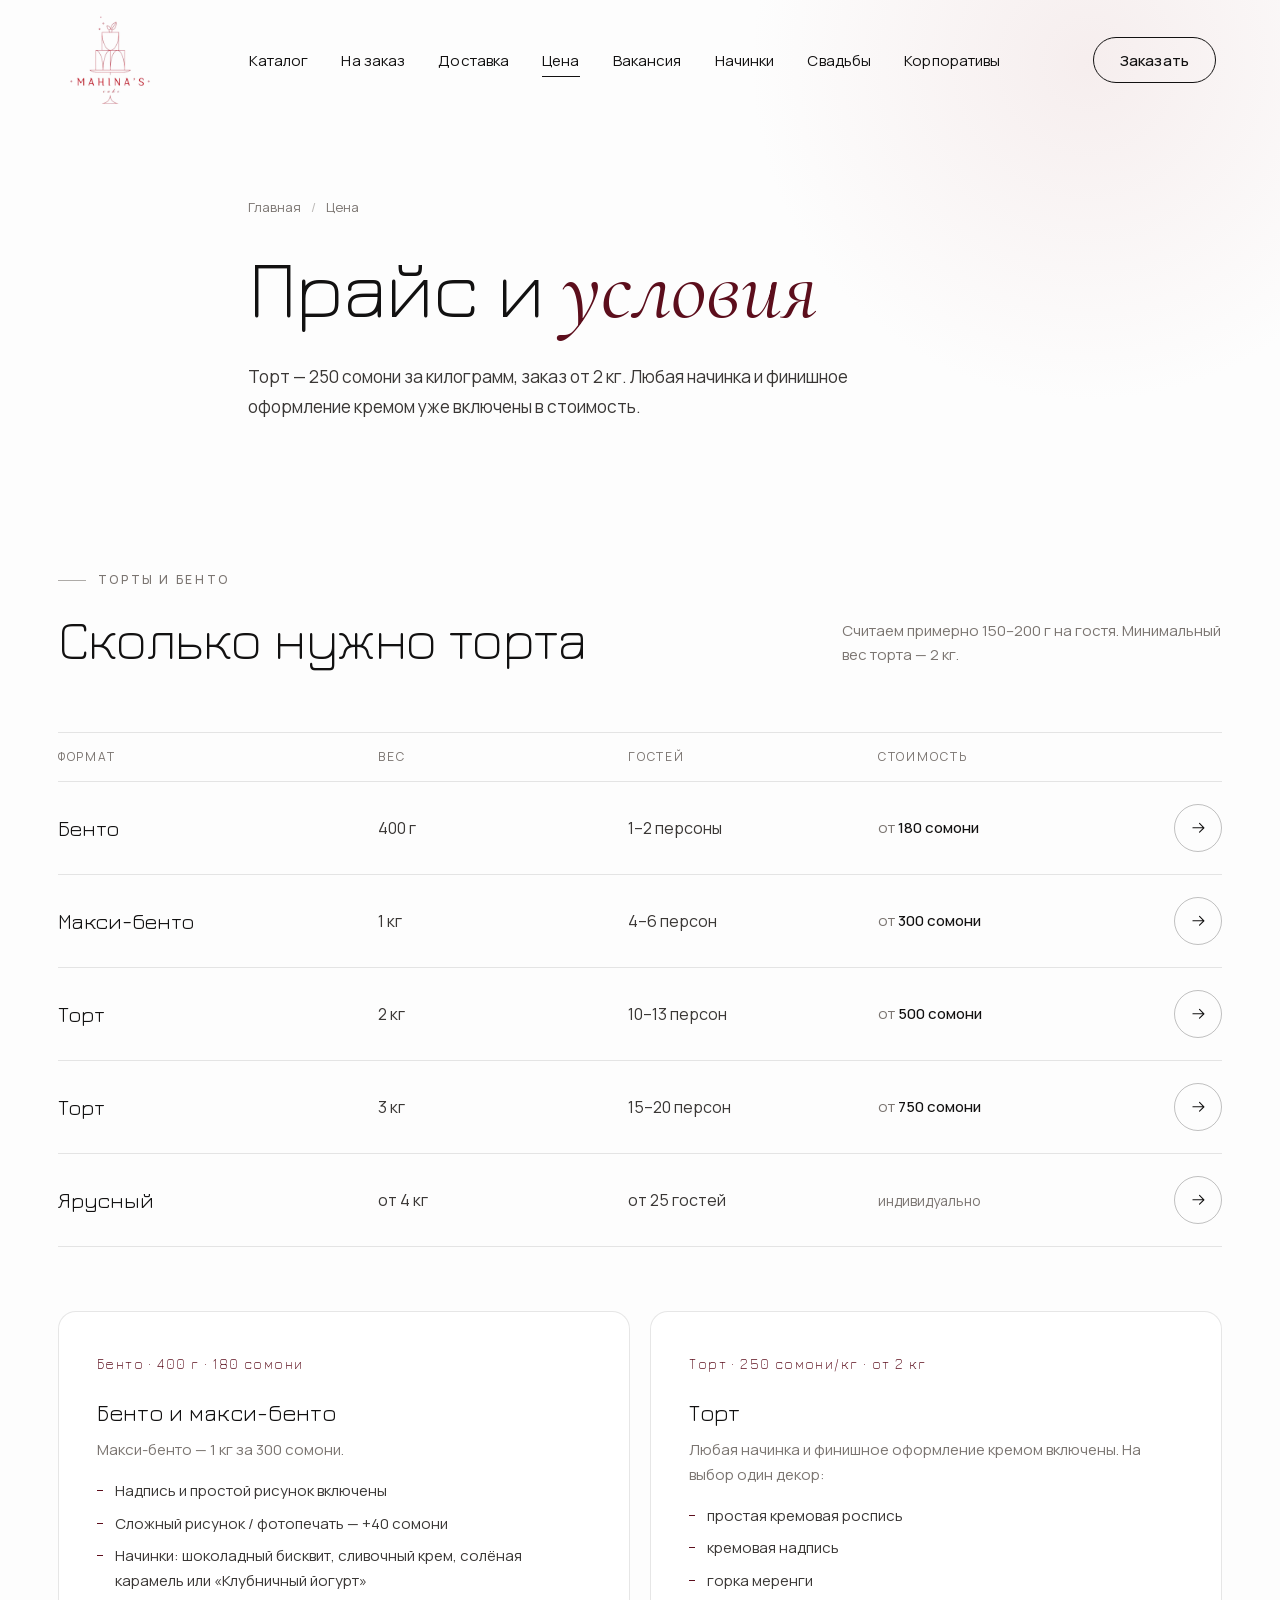
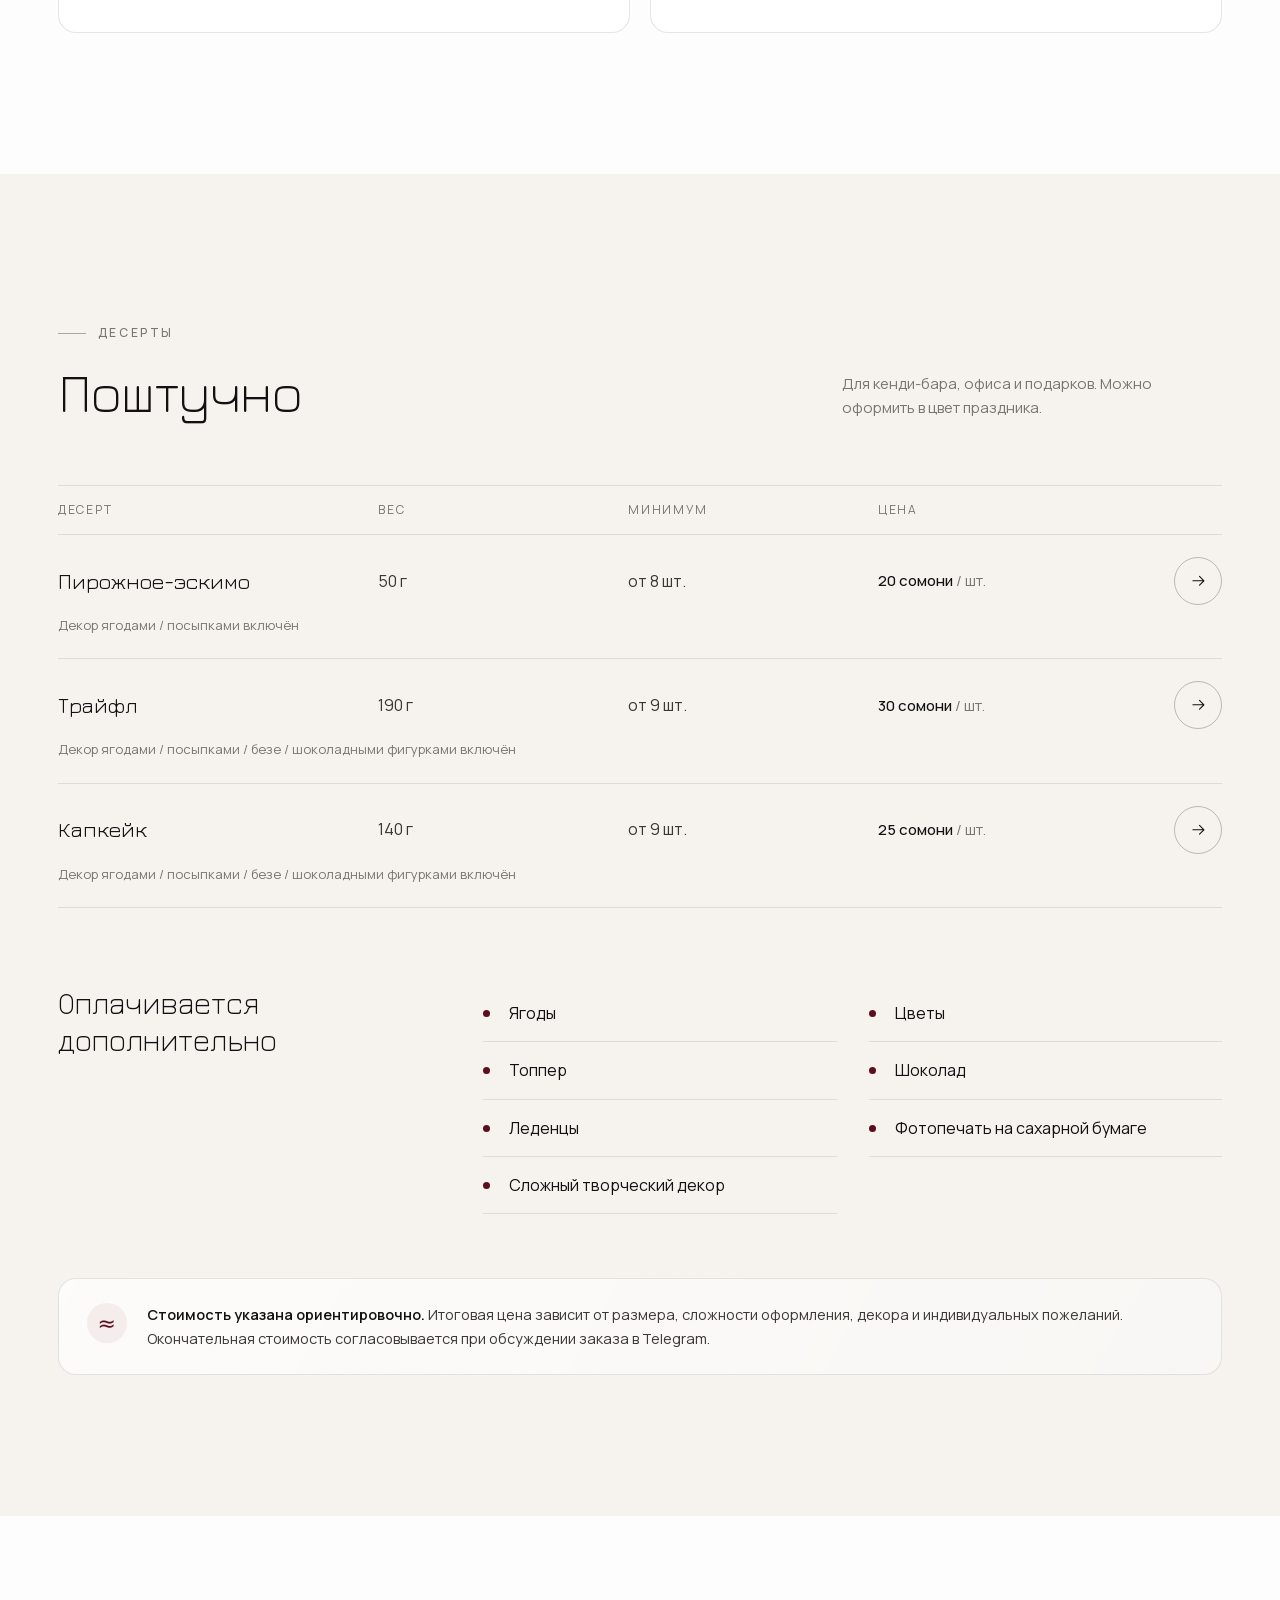
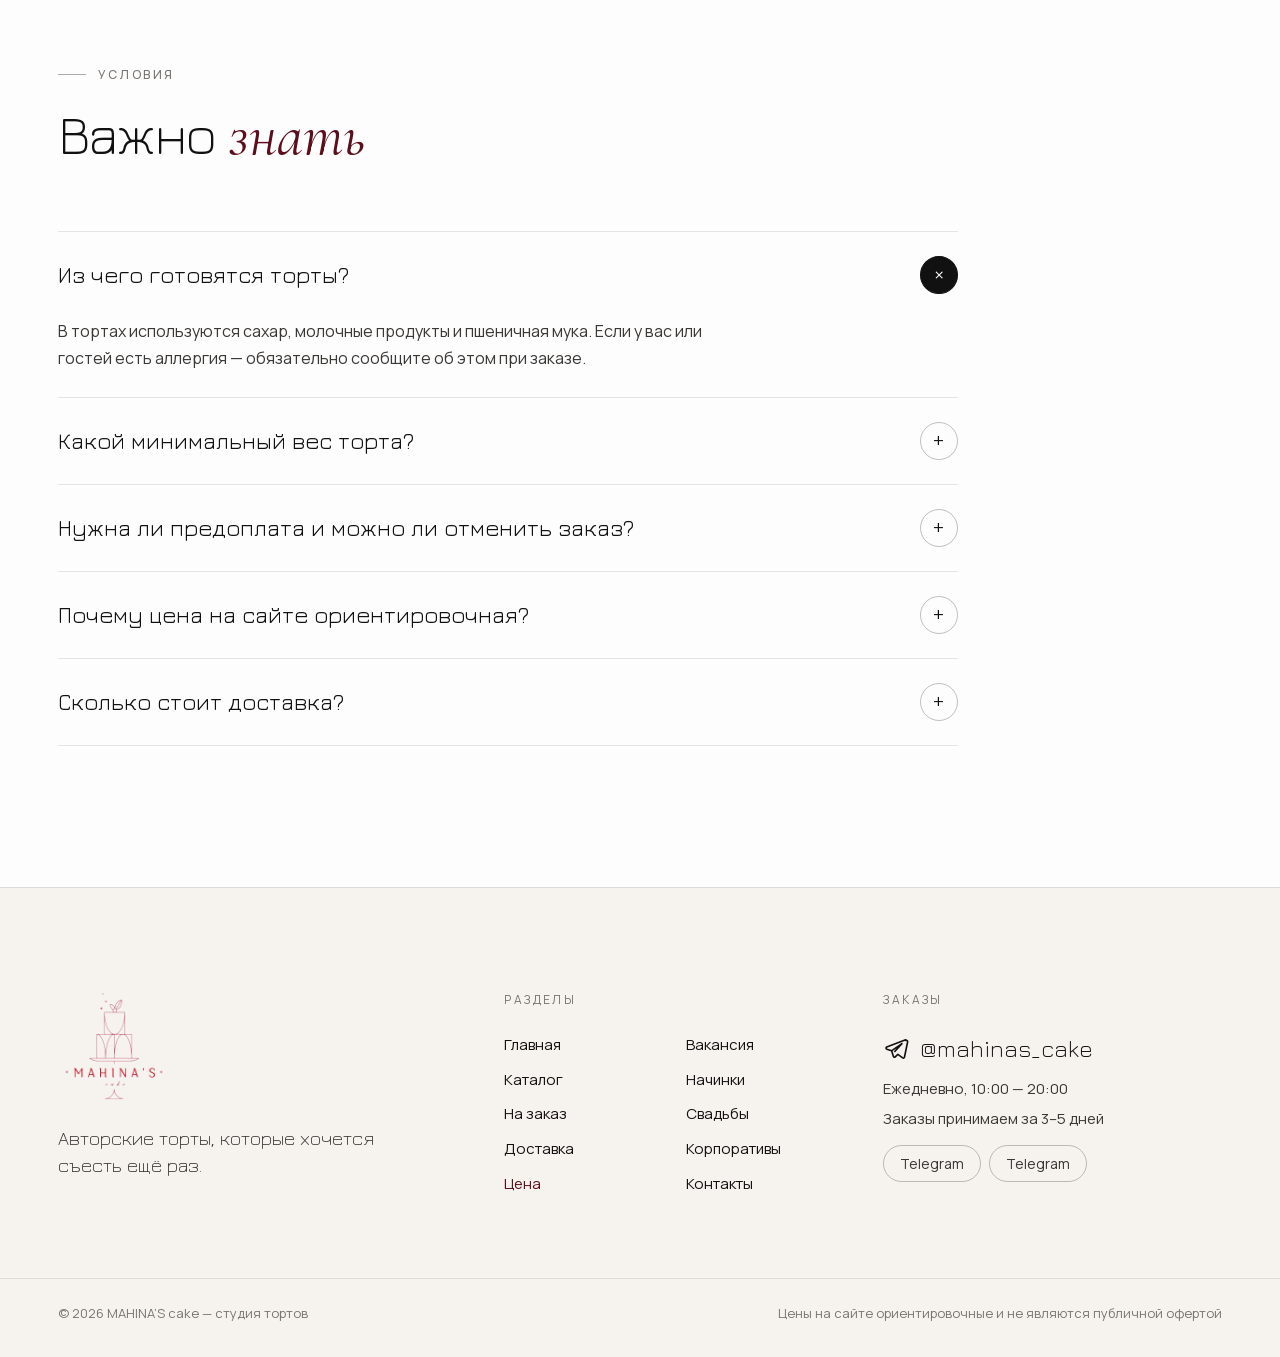
<file: prices.html>
<!doctype html>
<html lang="ru">
<head>
<meta charset="utf-8">
<meta name="viewport" content="width=device-width, initial-scale=1, viewport-fit=cover">
<title>Стоимость тортов — MAHINA’S</title>
<meta name="description" content="Ориентировочная стоимость тортов по размерам и от чего зависит итоговая цена. Точный расчёт — в Telegram.">
<meta name="theme-color" content="#FDFDFD">
<meta name="view-transition" content="same-origin">

<meta property="og:type" content="website">
<meta property="og:locale" content="ru_RU">
<meta property="og:site_name" content="MAHINA’S cake — студия тортов">
<meta property="og:title" content="Стоимость тортов — MAHINA’S">
<meta property="og:description" content="Ориентировочная стоимость тортов по размерам и от чего зависит итоговая цена. Точный расчёт — в Telegram.">
<meta property="og:image" content="assets/img/logo-512.png">
<meta name="twitter:card" content="summary">
<link rel="icon" type="image/png" href="assets/img/favicon.png">
<link rel="apple-touch-icon" href="assets/img/apple-touch-icon.png">
<link rel="preload" href="assets/fonts/jura-cyrillic-2.woff2" as="font" type="font/woff2" crossorigin>
<link rel="preload" href="assets/fonts/manrope-cyrillic-4.woff2" as="font" type="font/woff2" crossorigin>
<link rel="stylesheet" href="assets/css/fonts.css">
<link rel="stylesheet" href="assets/css/style.css">
<script src="assets/js/main.js" defer></script>

</head>

<body data-page="prices">
<a class="skip" href="#main">Перейти к содержанию</a>
<header class="header" data-header>
  <div class="header__inner">
    <a class="logo" href="index.html" aria-label="MAHINA’S cake — студия тортов — на главную">
      <img src="assets/img/logo-240.png" alt="MAHINA’S" width="92" height="92">
    </a>
    <nav class="nav" aria-label="Основная навигация">
      <ul class="nav__list">
<li><a class="nav__link" href="catalog.html">Каталог</a></li>
<li><a class="nav__link" href="custom.html">На заказ</a></li>
<li><a class="nav__link" href="delivery.html">Доставка</a></li>
<li><a class="nav__link" href="prices.html" aria-current="page">Цена</a></li>
<li><a class="nav__link" href="vacancy.html">Вакансия</a></li>
<li><a class="nav__link" href="fillings.html">Начинки</a></li>
<li><a class="nav__link" href="weddings.html">Свадьбы</a></li>
<li><a class="nav__link" href="corporate.html">Корпоративы</a></li>
      </ul>
    </nav>
    <a class="btn btn--ghost header__cta" href="catalog.html">Заказать</a>
    <button class="burger" type="button" aria-label="Открыть меню" aria-expanded="false" aria-controls="mobile-menu" data-burger>
      <span></span><span></span>
    </button>
  </div>
</header>
<div class="mmenu" id="mobile-menu" data-mmenu hidden>
  <div class="mmenu__glow" aria-hidden="true"></div>
  <nav aria-label="Мобильная навигация">
    <ul class="mmenu__list">
<li><a class="mmenu__link" href="index.html">Главная</a></li>
<li><a class="mmenu__link" href="catalog.html">Каталог</a></li>
<li><a class="mmenu__link" href="custom.html">На заказ</a></li>
<li><a class="mmenu__link" href="delivery.html">Доставка</a></li>
<li><a class="mmenu__link" href="prices.html" aria-current="page">Цена</a></li>
<li><a class="mmenu__link" href="vacancy.html">Вакансия</a></li>
<li><a class="mmenu__link" href="fillings.html">Начинки</a></li>
<li><a class="mmenu__link" href="weddings.html">Свадьбы</a></li>
<li><a class="mmenu__link" href="corporate.html">Корпоративы</a></li>
<li><a class="mmenu__link" href="contacts.html">Контакты</a></li>
    </ul>
  </nav>
  <div class="mmenu__foot">
    <a class="btn btn--primary btn--wide" href="catalog.html"><span>Заказать</span><svg class="icon" viewBox="0 0 24 24" aria-hidden="true"><path d="M4 12h15m-6-6 6 6-6 6" fill="none" stroke="currentColor" stroke-width="1.5" stroke-linecap="round" stroke-linejoin="round"/></svg></a>
    <p class="mmenu__note">Ежедневно, 10:00 — 20:00 · @mahinas_cake</p>
  </div>
</div>

<main id="main">

  <section class="page-hero">
    <div class="container page-hero__inner">
      <nav class="crumbs reveal" aria-label="Хлебные крошки"><a href="index.html">Главная</a><span>Цена</span></nav>
      <h1 class="h1 reveal" style="--d:60ms">Прайс и <em>условия</em></h1>
      <p class="lead reveal" style="--d:120ms">Торт — 250 сомони за килограмм, заказ от 2 кг. Любая начинка и финишное оформление кремом уже включены в стоимость.</p>
    </div>
  </section>

  <section class="section section--tight" id="sizes">
    <div class="container">
      <div class="section-head reveal">
        <div>
          <p class="eyebrow">Торты и бенто</p>
          <h2 class="h2">Сколько нужно торта</h2>
        </div>
        <p class="section-head__note">Считаем примерно 150–200 г на гостя. Минимальный вес торта — 2 кг.</p>
      </div>
      <ul class="sizes" aria-label="Размеры и стоимость тортов">
        <li class="size size--head" aria-hidden="true"><span>Формат</span><span>Вес</span><span>Гостей</span><span>Стоимость</span><span></span></li>

<li class="size reveal">
  <span class="size__name">Бенто</span>
  <span class="size__weight">400 г</span>
  <span class="size__people">1–2 персоны</span>
  <span class="size__price"><span class="price"><span class="price__label">от</span> 180&nbsp;сомони</span></span>
  <a class="size__link" href="https://t.me/mahinas_cake?text=%D0%97%D0%B4%D1%80%D0%B0%D0%B2%D1%81%D1%82%D0%B2%D1%83%D0%B9%D1%82%D0%B5%21%20%D0%98%D0%BD%D1%82%D0%B5%D1%80%D0%B5%D1%81%D1%83%D0%B5%D1%82%20%D1%82%D0%BE%D1%80%D1%82%3A%20%D0%91%D0%B5%D0%BD%D1%82%D0%BE%2C%20400%20%D0%B3.%20%D0%A5%D0%BE%D1%87%D1%83%20%D0%BE%D0%B1%D1%81%D1%83%D0%B4%D0%B8%D1%82%D1%8C%20%D0%B4%D0%B5%D1%82%D0%B0%D0%BB%D0%B8." target="_blank" rel="noopener" data-order="custom" aria-label="Заказать: Бенто, 400 г"><svg class="icon" viewBox="0 0 24 24" aria-hidden="true"><path d="M4 12h15m-6-6 6 6-6 6" fill="none" stroke="currentColor" stroke-width="1.5" stroke-linecap="round" stroke-linejoin="round"/></svg></a>
</li>

<li class="size reveal">
  <span class="size__name">Макси-бенто</span>
  <span class="size__weight">1 кг</span>
  <span class="size__people">4–6 персон</span>
  <span class="size__price"><span class="price"><span class="price__label">от</span> 300&nbsp;сомони</span></span>
  <a class="size__link" href="https://t.me/mahinas_cake?text=%D0%97%D0%B4%D1%80%D0%B0%D0%B2%D1%81%D1%82%D0%B2%D1%83%D0%B9%D1%82%D0%B5%21%20%D0%98%D0%BD%D1%82%D0%B5%D1%80%D0%B5%D1%81%D1%83%D0%B5%D1%82%20%D1%82%D0%BE%D1%80%D1%82%3A%20%D0%9C%D0%B0%D0%BA%D1%81%D0%B8-%D0%B1%D0%B5%D0%BD%D1%82%D0%BE%2C%201%20%D0%BA%D0%B3.%20%D0%A5%D0%BE%D1%87%D1%83%20%D0%BE%D0%B1%D1%81%D1%83%D0%B4%D0%B8%D1%82%D1%8C%20%D0%B4%D0%B5%D1%82%D0%B0%D0%BB%D0%B8." target="_blank" rel="noopener" data-order="custom" aria-label="Заказать: Макси-бенто, 1 кг"><svg class="icon" viewBox="0 0 24 24" aria-hidden="true"><path d="M4 12h15m-6-6 6 6-6 6" fill="none" stroke="currentColor" stroke-width="1.5" stroke-linecap="round" stroke-linejoin="round"/></svg></a>
</li>

<li class="size reveal">
  <span class="size__name">Торт</span>
  <span class="size__weight">2 кг</span>
  <span class="size__people">10–13 персон</span>
  <span class="size__price"><span class="price"><span class="price__label">от</span> 500&nbsp;сомони</span></span>
  <a class="size__link" href="https://t.me/mahinas_cake?text=%D0%97%D0%B4%D1%80%D0%B0%D0%B2%D1%81%D1%82%D0%B2%D1%83%D0%B9%D1%82%D0%B5%21%20%D0%98%D0%BD%D1%82%D0%B5%D1%80%D0%B5%D1%81%D1%83%D0%B5%D1%82%20%D1%82%D0%BE%D1%80%D1%82%3A%20%D0%A2%D0%BE%D1%80%D1%82%2C%202%20%D0%BA%D0%B3.%20%D0%A5%D0%BE%D1%87%D1%83%20%D0%BE%D0%B1%D1%81%D1%83%D0%B4%D0%B8%D1%82%D1%8C%20%D0%B4%D0%B5%D1%82%D0%B0%D0%BB%D0%B8." target="_blank" rel="noopener" data-order="custom" aria-label="Заказать: Торт, 2 кг"><svg class="icon" viewBox="0 0 24 24" aria-hidden="true"><path d="M4 12h15m-6-6 6 6-6 6" fill="none" stroke="currentColor" stroke-width="1.5" stroke-linecap="round" stroke-linejoin="round"/></svg></a>
</li>

<li class="size reveal">
  <span class="size__name">Торт</span>
  <span class="size__weight">3 кг</span>
  <span class="size__people">15–20 персон</span>
  <span class="size__price"><span class="price"><span class="price__label">от</span> 750&nbsp;сомони</span></span>
  <a class="size__link" href="https://t.me/mahinas_cake?text=%D0%97%D0%B4%D1%80%D0%B0%D0%B2%D1%81%D1%82%D0%B2%D1%83%D0%B9%D1%82%D0%B5%21%20%D0%98%D0%BD%D1%82%D0%B5%D1%80%D0%B5%D1%81%D1%83%D0%B5%D1%82%20%D1%82%D0%BE%D1%80%D1%82%3A%20%D0%A2%D0%BE%D1%80%D1%82%2C%203%20%D0%BA%D0%B3.%20%D0%A5%D0%BE%D1%87%D1%83%20%D0%BE%D0%B1%D1%81%D1%83%D0%B4%D0%B8%D1%82%D1%8C%20%D0%B4%D0%B5%D1%82%D0%B0%D0%BB%D0%B8." target="_blank" rel="noopener" data-order="custom" aria-label="Заказать: Торт, 3 кг"><svg class="icon" viewBox="0 0 24 24" aria-hidden="true"><path d="M4 12h15m-6-6 6 6-6 6" fill="none" stroke="currentColor" stroke-width="1.5" stroke-linecap="round" stroke-linejoin="round"/></svg></a>
</li>

<li class="size reveal">
  <span class="size__name">Ярусный</span>
  <span class="size__weight">от 4 кг</span>
  <span class="size__people">от 25 гостей</span>
  <span class="size__price"><span class="price price--custom">индивидуально</span></span>
  <a class="size__link" href="https://t.me/mahinas_cake?text=%D0%97%D0%B4%D1%80%D0%B0%D0%B2%D1%81%D1%82%D0%B2%D1%83%D0%B9%D1%82%D0%B5%21%20%D0%98%D0%BD%D1%82%D0%B5%D1%80%D0%B5%D1%81%D1%83%D0%B5%D1%82%20%D1%82%D0%BE%D1%80%D1%82%3A%20%D0%AF%D1%80%D1%83%D1%81%D0%BD%D1%8B%D0%B9%2C%20%D0%BE%D1%82%204%20%D0%BA%D0%B3.%20%D0%A5%D0%BE%D1%87%D1%83%20%D0%BE%D0%B1%D1%81%D1%83%D0%B4%D0%B8%D1%82%D1%8C%20%D0%B4%D0%B5%D1%82%D0%B0%D0%BB%D0%B8." target="_blank" rel="noopener" data-order="custom" aria-label="Заказать: Ярусный, от 4 кг"><svg class="icon" viewBox="0 0 24 24" aria-hidden="true"><path d="M4 12h15m-6-6 6 6-6 6" fill="none" stroke="currentColor" stroke-width="1.5" stroke-linecap="round" stroke-linejoin="round"/></svg></a>
</li>
      </ul>
      <div class="cards cards--2 price-cards">
        <div class="card reveal">
          <span class="card__num">Бенто · 400 г · 180 сомони</span>
          <h3 class="card__title">Бенто и макси-бенто</h3>
          <p>Макси-бенто — 1 кг за 300 сомони.</p>
          <ul><li>Надпись и простой рисунок включены</li><li>Сложный рисунок / фотопечать — +40 сомони</li><li>Начинки: шоколадный бисквит, сливочный крем, солёная карамель или «Клубничный йогурт»</li></ul>
        </div>
        <div class="card reveal" style="--d:80ms">
          <span class="card__num">Торт · 250 сомони/кг · от 2 кг</span>
          <h3 class="card__title">Торт</h3>
          <p>Любая начинка и финишное оформление кремом включены. На выбор один декор:</p>
          <ul><li>простая кремовая роспись</li><li>кремовая надпись</li><li>горка меренги</li></ul>
        </div>
      </div>
    </div>
  </section>

  <section class="section section--cream" id="desserts">
    <div class="container">
      <div class="section-head reveal">
        <div>
          <p class="eyebrow">Десерты</p>
          <h2 class="h2">Поштучно</h2>
        </div>
        <p class="section-head__note">Для кенди-бара, офиса и подарков. Можно оформить в цвет праздника.</p>
      </div>
      <ul class="sizes" aria-label="Десерты поштучно">
        <li class="size size--head" aria-hidden="true"><span>Десерт</span><span>Вес</span><span>Минимум</span><span>Цена</span><span></span></li>

<li class="size size--dessert reveal">
  <span class="size__name">Пирожное-эскимо</span>
  <span class="size__weight">50 г</span>
  <span class="size__people">от 8 шт.</span>
  <span class="size__price"><span class="price">20&nbsp;сомони <span class="price__label">/ шт.</span></span></span>
  <a class="size__link" href="https://t.me/mahinas_cake?text=%D0%97%D0%B4%D1%80%D0%B0%D0%B2%D1%81%D1%82%D0%B2%D1%83%D0%B9%D1%82%D0%B5%21%20%D0%A5%D0%BE%D1%87%D1%83%20%D0%BE%D0%B1%D1%81%D1%83%D0%B4%D0%B8%D1%82%D1%8C%20%D0%B7%D0%B0%D0%BA%D0%B0%D0%B7%20%E2%80%94%20%D0%9F%D0%B8%D1%80%D0%BE%D0%B6%D0%BD%D0%BE%D0%B5-%D1%8D%D1%81%D0%BA%D0%B8%D0%BC%D0%BE." target="_blank" rel="noopener" data-order="desserts" aria-label="Заказать: Пирожное-эскимо"><svg class="icon" viewBox="0 0 24 24" aria-hidden="true"><path d="M4 12h15m-6-6 6 6-6 6" fill="none" stroke="currentColor" stroke-width="1.5" stroke-linecap="round" stroke-linejoin="round"/></svg></a>
  <span class="size__note">Декор ягодами / посыпками включён</span>
</li>

<li class="size size--dessert reveal">
  <span class="size__name">Трайфл</span>
  <span class="size__weight">190 г</span>
  <span class="size__people">от 9 шт.</span>
  <span class="size__price"><span class="price">30&nbsp;сомони <span class="price__label">/ шт.</span></span></span>
  <a class="size__link" href="https://t.me/mahinas_cake?text=%D0%97%D0%B4%D1%80%D0%B0%D0%B2%D1%81%D1%82%D0%B2%D1%83%D0%B9%D1%82%D0%B5%21%20%D0%A5%D0%BE%D1%87%D1%83%20%D0%BE%D0%B1%D1%81%D1%83%D0%B4%D0%B8%D1%82%D1%8C%20%D0%B7%D0%B0%D0%BA%D0%B0%D0%B7%20%E2%80%94%20%D0%A2%D1%80%D0%B0%D0%B9%D1%84%D0%BB." target="_blank" rel="noopener" data-order="desserts" aria-label="Заказать: Трайфл"><svg class="icon" viewBox="0 0 24 24" aria-hidden="true"><path d="M4 12h15m-6-6 6 6-6 6" fill="none" stroke="currentColor" stroke-width="1.5" stroke-linecap="round" stroke-linejoin="round"/></svg></a>
  <span class="size__note">Декор ягодами / посыпками / безе / шоколадными фигурками включён</span>
</li>

<li class="size size--dessert reveal">
  <span class="size__name">Капкейк</span>
  <span class="size__weight">140 г</span>
  <span class="size__people">от 9 шт.</span>
  <span class="size__price"><span class="price">25&nbsp;сомони <span class="price__label">/ шт.</span></span></span>
  <a class="size__link" href="https://t.me/mahinas_cake?text=%D0%97%D0%B4%D1%80%D0%B0%D0%B2%D1%81%D1%82%D0%B2%D1%83%D0%B9%D1%82%D0%B5%21%20%D0%A5%D0%BE%D1%87%D1%83%20%D0%BE%D0%B1%D1%81%D1%83%D0%B4%D0%B8%D1%82%D1%8C%20%D0%B7%D0%B0%D0%BA%D0%B0%D0%B7%20%E2%80%94%20%D0%9A%D0%B0%D0%BF%D0%BA%D0%B5%D0%B9%D0%BA." target="_blank" rel="noopener" data-order="desserts" aria-label="Заказать: Капкейк"><svg class="icon" viewBox="0 0 24 24" aria-hidden="true"><path d="M4 12h15m-6-6 6 6-6 6" fill="none" stroke="currentColor" stroke-width="1.5" stroke-linecap="round" stroke-linejoin="round"/></svg></a>
  <span class="size__note">Декор ягодами / посыпками / безе / шоколадными фигурками включён</span>
</li>
      </ul>
      <div class="factors reveal">
        <p class="factors__title">Оплачивается дополнительно</p>
        <ul class="factors__list">
          <li>Ягоды</li><li>Цветы</li><li>Топпер</li><li>Шоколад</li><li>Леденцы</li><li>Фотопечать на сахарной бумаге</li><li>Сложный творческий декор</li>
        </ul>
      </div>
      <aside class="price-note reveal" aria-label="О стоимости">
  <span class="price-note__mark" aria-hidden="true">≈</span>
  <p><strong>Стоимость указана ориентировочно.</strong> Итоговая цена зависит от размера, сложности оформления, декора и индивидуальных пожеланий. Окончательная стоимость согласовывается при обсуждении заказа в&nbsp;Telegram.</p>
</aside>

    </div>
  </section>

  <section class="section">
    <div class="container">
      <div class="section-head reveal">
        <div>
          <p class="eyebrow">Условия</p>
          <h2 class="h2">Важно <em>знать</em></h2>
        </div>
      </div>
      <div class="faq reveal">
        <details open><summary>Из чего готовятся торты?</summary><p>В тортах используются сахар, молочные продукты и пшеничная мука. Если у вас или гостей есть аллергия — обязательно сообщите об этом при заказе.</p></details>
        <details><summary>Какой минимальный вес торта?</summary><p>Минимальный вес торта — 2 кг. Для небольшого праздника подойдут бенто (400 г) и макси-бенто (1 кг).</p></details>
        <details><summary>Нужна ли предоплата и можно ли отменить заказ?</summary><p>Дату бронируем после предоплаты. При отмене заказа менее чем за 2 дня до даты предоплата не возвращается.</p></details>
        <details><summary>Почему цена на сайте ориентировочная?</summary><p>Итог зависит от веса, количества ярусов и дополнительного декора — ягод, цветов, топперов, фотопечати. Точную сумму назовём при обсуждении заказа в Telegram.</p></details>
        <details><summary>Сколько стоит доставка?</summary><p>По городу — в часовом интервале, от 20 сомони. За город — в двухчасовом интервале, от 50 сомони. Самовывоз — в центре Худжанда. Подробнее на странице <a href="delivery.html">«Доставка»</a>.</p></details>
      </div>
    </div>
  </section>

</main>
<footer class="footer">
  <div class="container footer__inner">
    <div class="footer__brand">
      <img class="footer__logo" src="assets/img/logo-240.png" alt="Логотип MAHINA’S" width="112" height="112" loading="lazy">
      <p class="footer__claim">Авторские торты, которые хочется съесть ещё раз.</p>
    </div>
    <nav class="footer__nav" aria-label="Навигация в подвале">
      <p class="footer__label">Разделы</p>
      <ul>
<li><a class="footer__link" href="index.html">Главная</a></li>
<li><a class="footer__link" href="catalog.html">Каталог</a></li>
<li><a class="footer__link" href="custom.html">На заказ</a></li>
<li><a class="footer__link" href="delivery.html">Доставка</a></li>
<li><a class="footer__link" href="prices.html" aria-current="page">Цена</a></li>
<li><a class="footer__link" href="vacancy.html">Вакансия</a></li>
<li><a class="footer__link" href="fillings.html">Начинки</a></li>
<li><a class="footer__link" href="weddings.html">Свадьбы</a></li>
<li><a class="footer__link" href="corporate.html">Корпоративы</a></li>
<li><a class="footer__link" href="contacts.html">Контакты</a></li>
      </ul>
    </nav>
    <div class="footer__contact">
      <p class="footer__label">Заказы</p>
      <a class="footer__tg" href="https://t.me/mahinas_cake?text=%D0%97%D0%B4%D1%80%D0%B0%D0%B2%D1%81%D1%82%D0%B2%D1%83%D0%B9%D1%82%D0%B5%21%20%D0%A5%D0%BE%D1%87%D1%83%20%D0%BE%D0%B1%D1%81%D1%83%D0%B4%D0%B8%D1%82%D1%8C%20%D0%B7%D0%B0%D0%BA%D0%B0%D0%B7%20%D1%82%D0%BE%D1%80%D1%82%D0%B0." target="_blank" rel="noopener"><svg class="icon" viewBox="0 0 24 24" aria-hidden="true"><path d="M20.6 4.3 3.4 11c-.9.4-.9 1.6.1 1.9l4.3 1.4 1.7 5.2c.2.7 1.1.9 1.6.4l2.4-2.3 4.4 3.2c.6.4 1.4.1 1.6-.6l2.9-14c.2-.9-.7-1.6-1.6-1.2Z" fill="none" stroke="currentColor" stroke-width="1.5" stroke-linejoin="round"/><path d="m8 14.2 9.2-6.4-6.9 7.6" fill="none" stroke="currentColor" stroke-width="1.5" stroke-linejoin="round"/></svg> @mahinas_cake</a>
      <p>Ежедневно, 10:00 — 20:00</p>
      <p>Заказы принимаем за 3–5 дней</p>
      <ul class="footer-socials"><li><a class="footer-socials__link" href="https://t.me/mahinas_cake" target="_blank" rel="noopener">Telegram</a></li><li><a class="footer-socials__link" href="https://t.me/mahinas_cake" target="_blank" rel="noopener">Telegram</a></li></ul>
    </div>
  </div>
  <div class="container footer__bottom">
    <p>© 2026 MAHINA’S cake — студия тортов</p>
    <p>Цены на сайте ориентировочные и не являются публичной офертой</p>
  </div>
</footer>
<dialog class="modal" data-modal aria-labelledby="modal-title">
  <div class="modal__box" tabindex="-1">
    <button class="modal__close" type="button" data-close aria-label="Закрыть">
      <svg viewBox="0 0 24 24" aria-hidden="true"><path d="M6 6l12 12M18 6 6 18" stroke="currentColor" stroke-width="1.5" stroke-linecap="round"/></svg>
    </button>
    <div class="modal__media"><img data-m-img alt=""></div>
    <div class="modal__body">
      <p class="eyebrow" data-m-cat></p>
      <h2 class="modal__title" id="modal-title" data-m-name></h2>
      <p class="modal__weight" data-m-weight></p>
      <p class="modal__details" data-m-details></p>
      <div class="modal__price" data-m-price></div>
      <p class="modal__hint">Цена ориентировочная: итог зависит от размера, декора и пожеланий. Точную стоимость согласуем в&nbsp;Telegram.</p>
      <a class="btn btn--primary btn--wide" data-m-order href="https://t.me/mahinas_cake" target="_blank" rel="noopener"><span>Заказать</span><svg class="icon" viewBox="0 0 24 24" aria-hidden="true"><path d="M4 12h15m-6-6 6 6-6 6" fill="none" stroke="currentColor" stroke-width="1.5" stroke-linecap="round" stroke-linejoin="round"/></svg></a>
    </div>
  </div>
</dialog>

<dialog class="order" data-order-modal aria-labelledby="order-title">
  <div class="order__box" tabindex="-1">
    <header class="order__head">
      <div class="order__product">
        <img data-o-img alt="" width="56" height="56">
        <div>
          <p class="order__kicker" id="order-title">Заявка на заказ</p>
          <p class="order__pname" data-o-name></p>
          <p class="order__pprice" data-o-price></p>
        </div>
      </div>
      <button class="order__close" type="button" data-order-close aria-label="Закрыть">
        <svg viewBox="0 0 24 24" aria-hidden="true"><path d="M6 6l12 12M18 6 6 18" stroke="currentColor" stroke-width="1.5" stroke-linecap="round"/></svg>
      </button>
    </header>

    <div class="order__scroll">
      <div class="order__fields">
        <div class="field field--wide" data-o-sizes hidden>
          <span class="field__label" data-o-sizes-title>Вариант</span>
          <div class="chips" data-o-sizes-list></div>
        </div>
        <label class="field">
          <span class="field__label">Дата</span>
          <input type="date" data-o-field="date">
        </label>
        <label class="field">
          <span class="field__label">Время</span>
          <select data-o-field="time"><option value="">Любое</option></select>
        </label>
        <label class="field field--wide" data-o-cake-only>
          <span class="field__label">Начинка</span>
          <select data-o-field="filling"><option value="">Посоветуйте мне</option></select>
        </label>
        <div class="field field--wide">
          <span class="field__label">Получение</span>
          <div class="segmented" role="radiogroup" aria-label="Способ получения">
            <label><input type="radio" name="o-get" value="Самовывоз" data-o-field="get" checked><span>Самовывоз</span></label>
            <label><input type="radio" name="o-get" value="Доставка" data-o-field="get"><span>Доставка</span></label>
          </div>
        </div>
        <label class="field field--wide" data-o-street hidden>
          <span class="field__label">Улица доставки</span>
          <input type="text" maxlength="80" placeholder="Например: Невский проспект" autocomplete="off" data-o-field="street">
          <span class="field__hint">Только улица — дом, квартиру и время уточним в&nbsp;Telegram.</span>
        </label>
        <label class="field field--wide" data-o-cake-only>
          <span class="field__label">Надпись на торте</span>
          <input type="text" maxlength="80" placeholder="Например: С днём рождения, Аня!" data-o-field="text">
        </label>
        <label class="field field--wide">
          <span class="field__label">Пожелания</span>
          <textarea rows="2" maxlength="400" placeholder="Повод, цвета, количество гостей, идея оформления…" data-o-field="comment"></textarea>
        </label>
      </div>

      <details class="order__preview">
        <summary>Посмотреть текст заявки</summary>
        <p class="bubble" data-o-preview></p>
      </details>
    </div>

    <footer class="order__foot">
      <a class="btn btn--primary btn--wide" href="https://t.me/mahinas_cake" target="_blank" rel="noopener" data-o-send><svg class="icon" viewBox="0 0 24 24" aria-hidden="true"><path d="M20.6 4.3 3.4 11c-.9.4-.9 1.6.1 1.9l4.3 1.4 1.7 5.2c.2.7 1.1.9 1.6.4l2.4-2.3 4.4 3.2c.6.4 1.4.1 1.6-.6l2.9-14c.2-.9-.7-1.6-1.6-1.2Z" fill="none" stroke="currentColor" stroke-width="1.5" stroke-linejoin="round"/><path d="m8 14.2 9.2-6.4-6.9 7.6" fill="none" stroke="currentColor" stroke-width="1.5" stroke-linejoin="round"/></svg><span>Перейти в Telegram</span></a>
      <button class="order__copy" type="button" data-o-copy><span data-o-copy-label>Скопировать заявку</span></button>
      <p class="order__note">Telegram откроется с готовым текстом — останется нажать «Отправить». Заявка также копируется в буфер обмена.</p>
    </footer>
  </div>
</dialog>
<script type="application/json" id="catalog-data">{"items": {"cake-always": {"name": "Торт «Всегда»", "details": "Роспись кремом по мотивам любимой истории — «После стольких лет? Всегда». Сюжет и надпись можно заменить на свои. В стоимость входят любая начинка и финишное оформление кремом; сложная творческая роспись оплачивается дополнительно.", "weight": "250 сомони/кг · от 2 кг", "price": "<span class=\"price\"><span class=\"price__label\">Ориентировочно от<\/span> 500&nbsp;сомони<\/span>", "img": "assets/img/photos/cake-always.jpg?v=1794580538", "imgLg": "assets/img/photos/cake-always.jpg?v=1794580538", "tg": "https://t.me/mahinas_cake?text=%D0%97%D0%B4%D1%80%D0%B0%D0%B2%D1%81%D1%82%D0%B2%D1%83%D0%B9%D1%82%D0%B5%21%20%D0%A5%D0%BE%D1%87%D1%83%20%D0%BE%D0%B1%D1%81%D1%83%D0%B4%D0%B8%D1%82%D1%8C%20%D0%B7%D0%B0%D0%BA%D0%B0%D0%B7%20%E2%80%94%20%D0%A2%D0%BE%D1%80%D1%82%20%C2%AB%D0%92%D1%81%D0%B5%D0%B3%D0%B4%D0%B0%C2%BB.", "options": {"title": "Вес и стоимость", "msg": "Вес", "multi": false, "choices": [{"label": "2 кг · 10–13 персон", "value": "2 кг · 10–13 персон", "available": true, "price": "от 500 сомони"}, {"label": "3 кг · 15–20 персон", "value": "3 кг · 15–20 персон", "available": true, "price": "от 750 сомони"}, {"label": "4 кг · 20–26 персон", "value": "4 кг · 20–26 персон", "available": true, "price": "от 1 000 сомони"}]}, "simple": false, "cat": "Торты", "fillings": null}, "cake-heart-30": {"name": "Торт-сердце «R.I.P. 20's»", "details": "Торт в форме сердца в двух цветах: «прощание» с двадцатыми и «hello 30». Цвета, надписи и цифры подберём под ваш повод. Любая начинка и оформление кремом включены в стоимость.", "weight": "250 сомони/кг · от 2 кг", "price": "<span class=\"price\"><span class=\"price__label\">Ориентировочно от<\/span> 500&nbsp;сомони<\/span>", "img": "assets/img/photos/cake-heart-30.jpg?v=1794580538", "imgLg": "assets/img/photos/cake-heart-30.jpg?v=1794580538", "tg": "https://t.me/mahinas_cake?text=%D0%97%D0%B4%D1%80%D0%B0%D0%B2%D1%81%D1%82%D0%B2%D1%83%D0%B9%D1%82%D0%B5%21%20%D0%A5%D0%BE%D1%87%D1%83%20%D0%BE%D0%B1%D1%81%D1%83%D0%B4%D0%B8%D1%82%D1%8C%20%D0%B7%D0%B0%D0%BA%D0%B0%D0%B7%20%E2%80%94%20%D0%A2%D0%BE%D1%80%D1%82-%D1%81%D0%B5%D1%80%D0%B4%D1%86%D0%B5%20%C2%ABR.I.P.%2020%27s%C2%BB.", "options": {"title": "Вес и стоимость", "msg": "Вес", "multi": false, "choices": [{"label": "2 кг · 10–13 персон", "value": "2 кг · 10–13 персон", "available": true, "price": "от 500 сомони"}, {"label": "3 кг · 15–20 персон", "value": "3 кг · 15–20 персон", "available": true, "price": "от 750 сомони"}, {"label": "4 кг · 20–26 персон", "value": "4 кг · 20–26 персон", "available": true, "price": "от 1 000 сомони"}]}, "simple": false, "cat": "Торты", "fillings": null}, "cake-blueberry": {"name": "Торт «Голубика»", "details": "Лаконичный торт в пастельной гамме с ягодной шапкой. Отлично смотрится в паре с пирожными-эскимо в том же цвете. Ягоды оплачиваются дополнительно.", "weight": "250 сомони/кг · от 2 кг", "price": "<span class=\"price\"><span class=\"price__label\">Ориентировочно от<\/span> 500&nbsp;сомони<\/span>", "img": "assets/img/photos/cake-blueberry.jpg?v=1794580538", "imgLg": "assets/img/photos/cake-blueberry.jpg?v=1794580538", "tg": "https://t.me/mahinas_cake?text=%D0%97%D0%B4%D1%80%D0%B0%D0%B2%D1%81%D1%82%D0%B2%D1%83%D0%B9%D1%82%D0%B5%21%20%D0%A5%D0%BE%D1%87%D1%83%20%D0%BE%D0%B1%D1%81%D1%83%D0%B4%D0%B8%D1%82%D1%8C%20%D0%B7%D0%B0%D0%BA%D0%B0%D0%B7%20%E2%80%94%20%D0%A2%D0%BE%D1%80%D1%82%20%C2%AB%D0%93%D0%BE%D0%BB%D1%83%D0%B1%D0%B8%D0%BA%D0%B0%C2%BB.", "options": {"title": "Вес и стоимость", "msg": "Вес", "multi": false, "choices": [{"label": "2 кг · 10–13 персон", "value": "2 кг · 10–13 персон", "available": true, "price": "от 500 сомони"}, {"label": "3 кг · 15–20 персон", "value": "3 кг · 15–20 персон", "available": true, "price": "от 750 сомони"}, {"label": "4 кг · 20–26 персон", "value": "4 кг · 20–26 персон", "available": true, "price": "от 1 000 сомони"}]}, "simple": false, "cat": "Торты", "fillings": null}, "bento-photo": {"name": "Бенто с фотопечатью", "details": "Бенто-торт в фирменном боксе. Надпись и простой рисунок включены в стоимость, сложный рисунок или фотопечать — +40 сомони. Для бенто доступны две начинки: шоколадная с солёной карамелью и «Клубничный йогурт».", "weight": "400 г или 1 кг", "price": "<span class=\"price\"><span class=\"price__label\">Ориентировочно от<\/span> 180&nbsp;сомони<\/span>", "img": "assets/img/photos/bento-photo.jpg?v=1794580538", "imgLg": "assets/img/photos/bento-photo.jpg?v=1794580538", "tg": "https://t.me/mahinas_cake?text=%D0%97%D0%B4%D1%80%D0%B0%D0%B2%D1%81%D1%82%D0%B2%D1%83%D0%B9%D1%82%D0%B5%21%20%D0%A5%D0%BE%D1%87%D1%83%20%D0%BE%D0%B1%D1%81%D1%83%D0%B4%D0%B8%D1%82%D1%8C%20%D0%B7%D0%B0%D0%BA%D0%B0%D0%B7%20%E2%80%94%20%D0%91%D0%B5%D0%BD%D1%82%D0%BE%20%D1%81%20%D1%84%D0%BE%D1%82%D0%BE%D0%BF%D0%B5%D1%87%D0%B0%D1%82%D1%8C%D1%8E.", "options": {"title": "Размер", "msg": "Размер", "multi": false, "choices": [{"label": "Бенто · 400 г", "value": "Бенто · 400 г", "available": true, "price": "от 180 сомони"}, {"label": "Макси-бенто · 1 кг", "value": "Макси-бенто · 1 кг", "available": true, "price": "от 300 сомони"}]}, "simple": false, "cat": "Бенто-торты", "fillings": ["Шоколад и солёная карамель", "Клубничный йогурт"]}, "eskimo": {"name": "Пирожные-эскимо", "details": "Пирожные-эскимо в цвет вашего праздника — по 20 сомони за штуку, минимальный заказ 8 штук. Декор ягодами или посыпками включён.", "weight": "50 г · от 8 шт.", "price": "<span class=\"price\"><span class=\"price__label\">Ориентировочно от<\/span> 160&nbsp;сомони<\/span>", "img": "assets/img/photos/eskimo.jpg?v=1794580538", "imgLg": "assets/img/photos/eskimo.jpg?v=1794580538", "tg": "https://t.me/mahinas_cake?text=%D0%97%D0%B4%D1%80%D0%B0%D0%B2%D1%81%D1%82%D0%B2%D1%83%D0%B9%D1%82%D0%B5%21%20%D0%A5%D0%BE%D1%87%D1%83%20%D0%BE%D0%B1%D1%81%D1%83%D0%B4%D0%B8%D1%82%D1%8C%20%D0%B7%D0%B0%D0%BA%D0%B0%D0%B7%20%E2%80%94%20%D0%9F%D0%B8%D1%80%D0%BE%D0%B6%D0%BD%D1%8B%D0%B5-%D1%8D%D1%81%D0%BA%D0%B8%D0%BC%D0%BE.", "options": {"title": "Количество", "msg": "Количество", "multi": false, "choices": [{"label": "8 шт.", "value": "8 шт.", "available": true, "price": "от 160 сомони"}, {"label": "12 шт.", "value": "12 шт.", "available": true, "price": "от 240 сомони"}, {"label": "16 шт.", "value": "16 шт.", "available": true, "price": "от 320 сомони"}, {"label": "24 шт.", "value": "24 шт.", "available": true, "price": "от 480 сомони"}]}, "simple": true, "cat": "Десерты", "fillings": null}, "wedding-marble": {"name": "Свадебный «Мрамор и розы»", "details": "Ярусный торт с мраморной фактурой в пудровой гамме и цветами на длинных стеблях. Вес, количество ярусов и начинки подберём под число гостей. Цветы и сложный декор оплачиваются отдельно.", "weight": "от 4 кг · от 25 гостей", "price": "<span class=\"price price--custom\">Стоимость рассчитывается индивидуально<\/span>", "img": "assets/img/photos/wedding-marble.jpg?v=1794580538", "imgLg": "assets/img/photos/wedding-marble.jpg?v=1794580538", "tg": "https://t.me/mahinas_cake?text=%D0%97%D0%B4%D1%80%D0%B0%D0%B2%D1%81%D1%82%D0%B2%D1%83%D0%B9%D1%82%D0%B5%21%20%D0%A5%D0%BE%D1%87%D1%83%20%D0%BE%D0%B1%D1%81%D1%83%D0%B4%D0%B8%D1%82%D1%8C%20%D0%B7%D0%B0%D0%BA%D0%B0%D0%B7%20%E2%80%94%20%D0%A1%D0%B2%D0%B0%D0%B4%D0%B5%D0%B1%D0%BD%D1%8B%D0%B9%20%C2%AB%D0%9C%D1%80%D0%B0%D0%BC%D0%BE%D1%80%20%D0%B8%20%D1%80%D0%BE%D0%B7%D1%8B%C2%BB.", "options": null, "simple": false, "cat": "Свадебные и ярусные", "fillings": null}, "wedding-meringue": {"name": "Свадебный с меренгой", "details": "Эффектный торт в итальянской меренге, обожжённой горелкой, — тёплый карамельный цвет и живая фактура. Вес и начинки подберём под число гостей.", "weight": "от 4 кг · от 25 гостей", "price": "<span class=\"price price--custom\">Стоимость рассчитывается индивидуально<\/span>", "img": "assets/img/photos/wedding-meringue.jpg?v=1794580538", "imgLg": "assets/img/photos/wedding-meringue.jpg?v=1794580538", "tg": "https://t.me/mahinas_cake?text=%D0%97%D0%B4%D1%80%D0%B0%D0%B2%D1%81%D1%82%D0%B2%D1%83%D0%B9%D1%82%D0%B5%21%20%D0%A5%D0%BE%D1%87%D1%83%20%D0%BE%D0%B1%D1%81%D1%83%D0%B4%D0%B8%D1%82%D1%8C%20%D0%B7%D0%B0%D0%BA%D0%B0%D0%B7%20%E2%80%94%20%D0%A1%D0%B2%D0%B0%D0%B4%D0%B5%D0%B1%D0%BD%D1%8B%D0%B9%20%D1%81%20%D0%BC%D0%B5%D1%80%D0%B5%D0%BD%D0%B3%D0%BE%D0%B9.", "options": null, "simple": false, "cat": "Свадебные и ярусные", "fillings": null}, "tiered-red-bows": {"name": "Ярусный «Красные банты»", "details": "Праздничный двухъярусный торт в насыщенном красном: рифлёные борта, рюши из крема, атласные банты и ягоды сверху. Подойдёт для Нового года, юбилея или свадьбы в красной гамме.", "weight": "от 4 кг · от 25 гостей", "price": "<span class=\"price price--custom\">Стоимость рассчитывается индивидуально<\/span>", "img": "assets/img/photos/tiered-red-bows.jpg?v=1794580538", "imgLg": "assets/img/photos/tiered-red-bows.jpg?v=1794580538", "tg": "https://t.me/mahinas_cake?text=%D0%97%D0%B4%D1%80%D0%B0%D0%B2%D1%81%D1%82%D0%B2%D1%83%D0%B9%D1%82%D0%B5%21%20%D0%A5%D0%BE%D1%87%D1%83%20%D0%BE%D0%B1%D1%81%D1%83%D0%B4%D0%B8%D1%82%D1%8C%20%D0%B7%D0%B0%D0%BA%D0%B0%D0%B7%20%E2%80%94%20%D0%AF%D1%80%D1%83%D1%81%D0%BD%D1%8B%D0%B9%20%C2%AB%D0%9A%D1%80%D0%B0%D1%81%D0%BD%D1%8B%D0%B5%20%D0%B1%D0%B0%D0%BD%D1%82%D1%8B%C2%BB.", "options": null, "simple": false, "cat": "Свадебные и ярусные", "fillings": null}, "custom": {"name": "Торт по индивидуальному дизайну", "details": "", "weight": "размер обсудим", "price": "<span class=\"price\"><span class=\"price__label\">Ориентировочно от<\/span> 180&nbsp;сомони<\/span>", "img": "assets/img/photos/custom-book.jpg?v=1794580538", "imgLg": "assets/img/photos/custom-book.jpg?v=1794580538", "tg": "https://t.me/mahinas_cake?text=%D0%97%D0%B4%D1%80%D0%B0%D0%B2%D1%81%D1%82%D0%B2%D1%83%D0%B9%D1%82%D0%B5%21%20%D0%A5%D0%BE%D1%87%D1%83%20%D0%BE%D0%B1%D1%81%D1%83%D0%B4%D0%B8%D1%82%D1%8C%20%D0%B7%D0%B0%D0%BA%D0%B0%D0%B7%20%D1%82%D0%BE%D1%80%D1%82%D0%B0.", "options": {"title": "Формат", "msg": "Формат", "multi": false, "choices": [{"label": "Бенто · 400 г", "value": "Бенто · 400 г", "available": true, "price": "от 180 сомони"}, {"label": "Макси-бенто · 1 кг", "value": "Макси-бенто · 1 кг", "available": true, "price": "от 300 сомони"}, {"label": "Торт · 2 кг", "value": "Торт · 2 кг", "available": true, "price": "от 500 сомони"}, {"label": "Торт · 3 кг", "value": "Торт · 3 кг", "available": true, "price": "от 750 сомони"}, {"label": "Ярусный · от 4 кг", "value": "Ярусный · от 4 кг", "available": true, "price": ""}]}, "simple": false, "cat": "Индивидуальный заказ", "preset": true}, "wedding": {"name": "Свадебный торт", "details": "", "weight": "от 4 кг", "price": "<span class=\"price price--custom\">Стоимость рассчитывается индивидуально<\/span>", "img": "assets/img/photos/wedding-marble.jpg?v=1794580538", "imgLg": "assets/img/photos/wedding-marble.jpg?v=1794580538", "tg": "https://t.me/mahinas_cake?text=%D0%97%D0%B4%D1%80%D0%B0%D0%B2%D1%81%D1%82%D0%B2%D1%83%D0%B9%D1%82%D0%B5%21%20%D0%A5%D0%BE%D1%87%D1%83%20%D0%BE%D0%B1%D1%81%D1%83%D0%B4%D0%B8%D1%82%D1%8C%20%D0%B7%D0%B0%D0%BA%D0%B0%D0%B7%20%D1%82%D0%BE%D1%80%D1%82%D0%B0.", "options": {"title": "Количество гостей", "msg": "Гостей", "multi": false, "choices": [{"label": "до 25 гостей", "value": "до 25 гостей", "available": true, "price": ""}, {"label": "25–40 гостей", "value": "25–40 гостей", "available": true, "price": ""}, {"label": "40–80 гостей", "value": "40–80 гостей", "available": true, "price": ""}, {"label": "больше 80", "value": "больше 80", "available": true, "price": ""}]}, "simple": false, "cat": "Свадьбы", "preset": true}, "corporate": {"name": "Корпоративный заказ", "details": "", "weight": "объём обсудим", "price": "<span class=\"price price--custom\">Стоимость рассчитывается индивидуально<\/span>", "img": "assets/img/photos/cake-blueberry.jpg?v=1794580538", "imgLg": "assets/img/photos/cake-blueberry.jpg?v=1794580538", "tg": "https://t.me/mahinas_cake?text=%D0%97%D0%B4%D1%80%D0%B0%D0%B2%D1%81%D1%82%D0%B2%D1%83%D0%B9%D1%82%D0%B5%21%20%D0%A5%D0%BE%D1%87%D1%83%20%D0%BE%D0%B1%D1%81%D1%83%D0%B4%D0%B8%D1%82%D1%8C%20%D0%B7%D0%B0%D0%BA%D0%B0%D0%B7%20%D1%82%D0%BE%D1%80%D1%82%D0%B0.", "options": {"title": "Что нужно (можно несколько)", "msg": "Нужно", "multi": true, "choices": [{"label": "Торт с логотипом", "value": "Торт с логотипом", "available": true, "price": ""}, {"label": "Пирожные-эскимо", "value": "Пирожные-эскимо", "available": true, "price": ""}, {"label": "Трайфлы", "value": "Трайфлы", "available": true, "price": ""}, {"label": "Капкейки", "value": "Капкейки", "available": true, "price": ""}, {"label": "Подарочные бенто", "value": "Подарочные бенто", "available": true, "price": ""}]}, "simple": true, "cat": "Корпоративы", "preset": true}, "desserts": {"name": "Десерты поштучно", "details": "", "weight": "", "price": "<span class=\"price\"><span class=\"price__label\">Ориентировочно от<\/span> 20&nbsp;сомони<\/span>", "img": "assets/img/photos/eskimo.jpg?v=1794580538", "imgLg": "assets/img/photos/eskimo.jpg?v=1794580538", "tg": "https://t.me/mahinas_cake?text=%D0%97%D0%B4%D1%80%D0%B0%D0%B2%D1%81%D1%82%D0%B2%D1%83%D0%B9%D1%82%D0%B5%21%20%D0%A5%D0%BE%D1%87%D1%83%20%D0%BE%D0%B1%D1%81%D1%83%D0%B4%D0%B8%D1%82%D1%8C%20%D0%B7%D0%B0%D0%BA%D0%B0%D0%B7%20%D1%82%D0%BE%D1%80%D1%82%D0%B0.", "options": {"title": "Что нужно (можно несколько)", "msg": "Десерты", "multi": true, "choices": [{"label": "Пирожные-эскимо · от 8 шт.", "value": "Пирожные-эскимо · от 8 шт.", "available": true, "price": "от 20 сомони"}, {"label": "Трайфлы · от 9 шт.", "value": "Трайфлы · от 9 шт.", "available": true, "price": "от 30 сомони"}, {"label": "Капкейки · от 9 шт.", "value": "Капкейки · от 9 шт.", "available": true, "price": "от 25 сомони"}]}, "simple": true, "cat": "Десерты", "preset": true}}, "fillings": ["Красный бархат", "Сникерс", "Криспи", "Шоколад и вишня", "Мак и лимон", "Тропики", "Морковник и клюква", "Шоколад и брусника", "Клубничный йогурт"], "slots": ["10:00 — 11:00", "11:00 — 12:00", "12:00 — 13:00", "13:00 — 14:00", "14:00 — 15:00", "15:00 — 16:00", "16:00 — 17:00", "17:00 — 18:00", "18:00 — 19:00", "19:00 — 20:00"], "tg": "https://t.me/mahinas_cake", "intro": "Здравствуйте! Хочу оформить заказ", "site": ""}</script>


</body>
</html>
</file>
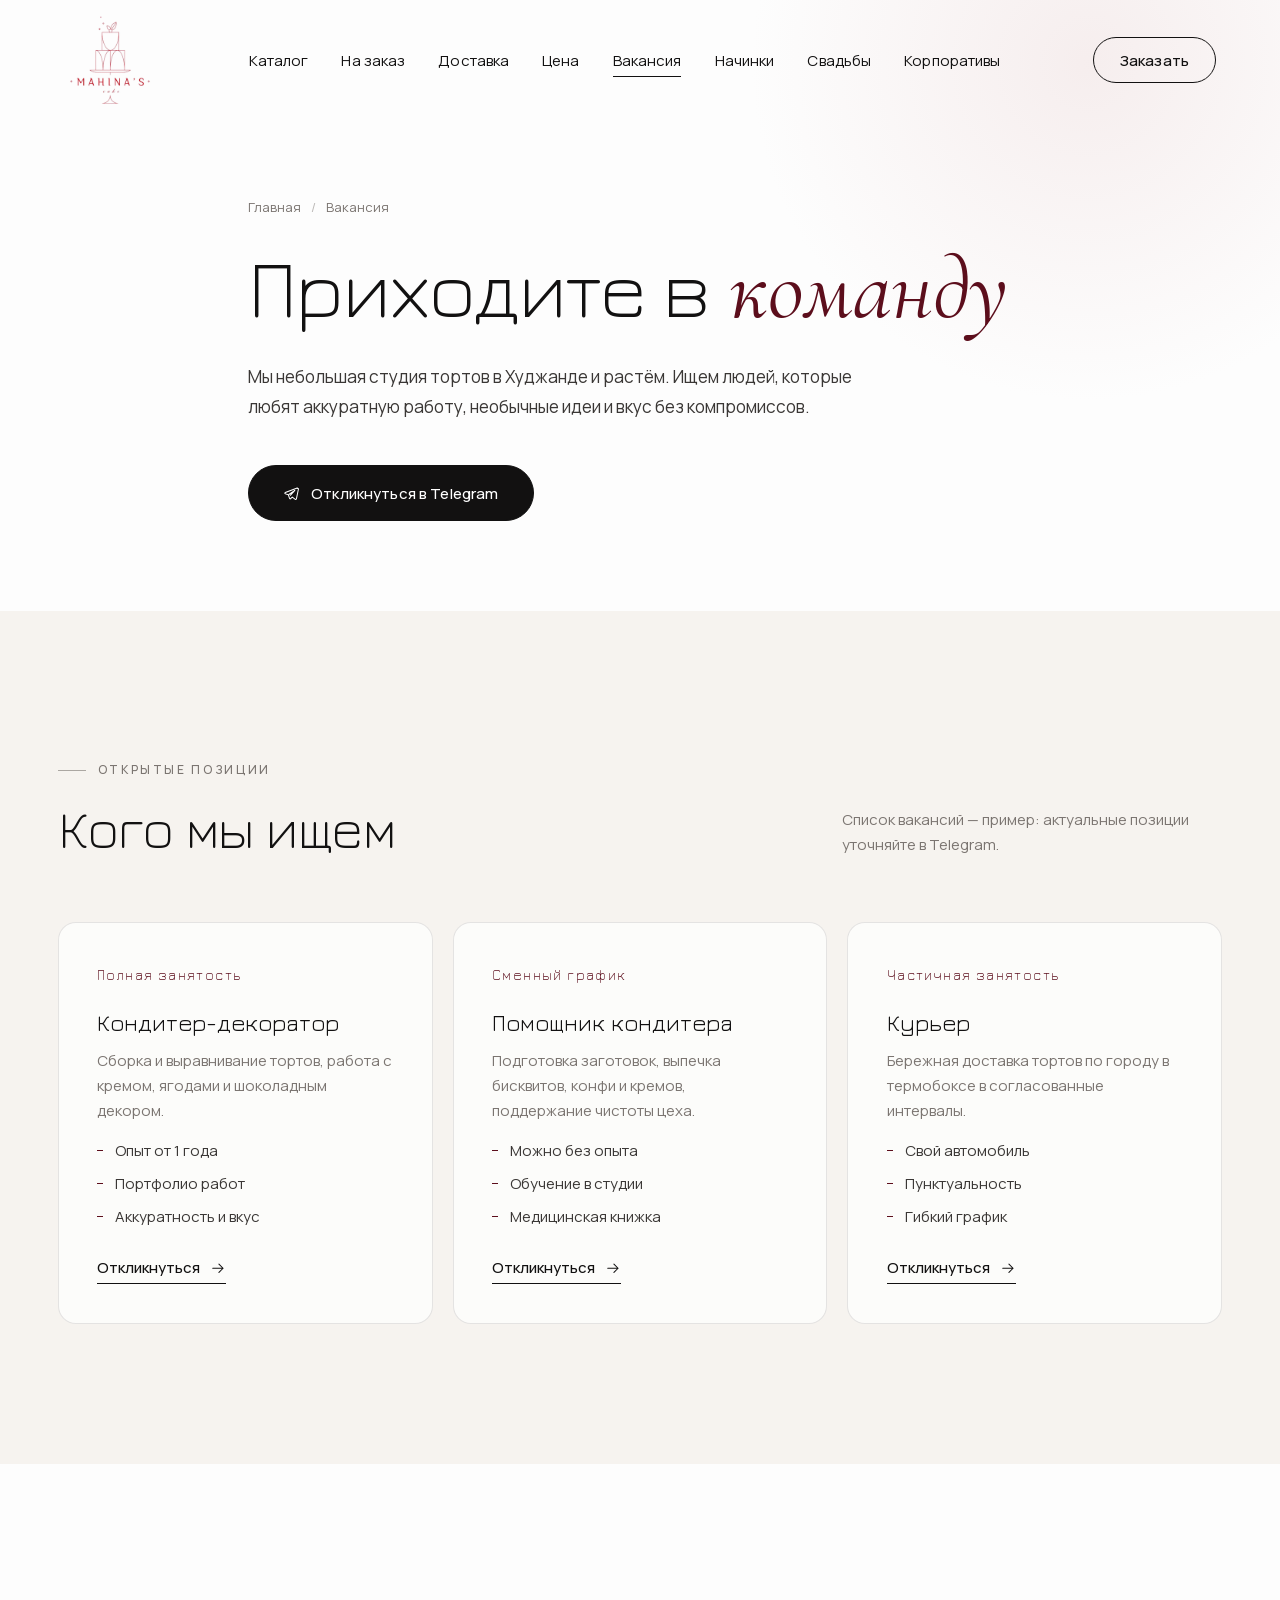
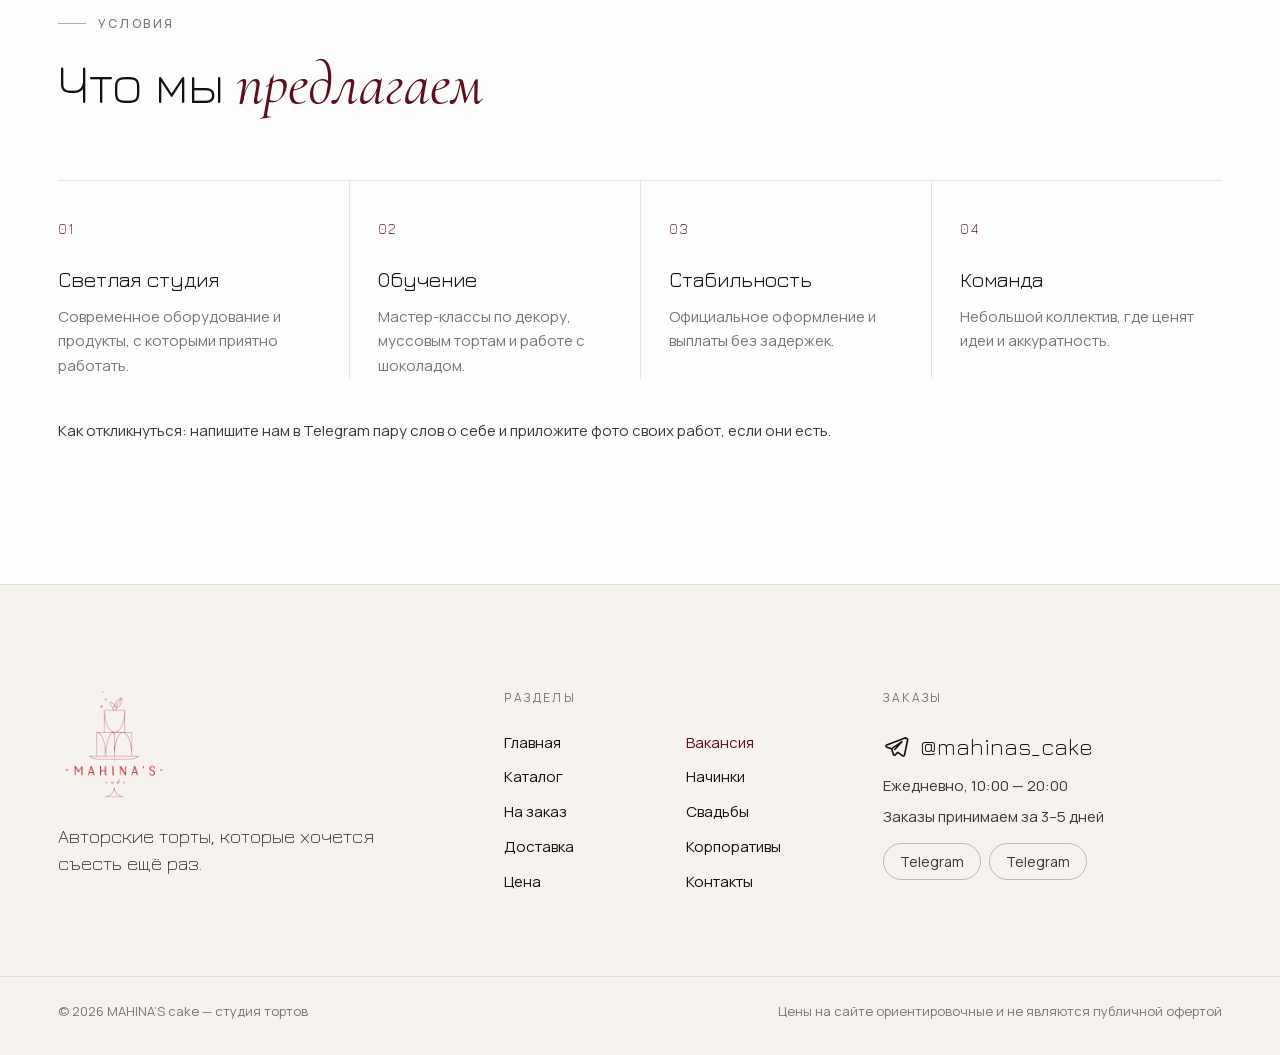
<file: vacancy.html>
<!doctype html>
<html lang="ru">
<head>
<meta charset="utf-8">
<meta name="viewport" content="width=device-width, initial-scale=1, viewport-fit=cover">
<title>Вакансии — MAHINA’S</title>
<meta name="description" content="Ищем кондитеров и помощников в студию тортов MAHINA’S. Условия и как откликнуться.">
<meta name="theme-color" content="#FDFDFD">
<meta name="view-transition" content="same-origin">

<meta property="og:type" content="website">
<meta property="og:locale" content="ru_RU">
<meta property="og:site_name" content="MAHINA’S cake — студия тортов">
<meta property="og:title" content="Вакансии — MAHINA’S">
<meta property="og:description" content="Ищем кондитеров и помощников в студию тортов MAHINA’S. Условия и как откликнуться.">
<meta property="og:image" content="assets/img/logo-512.png">
<meta name="twitter:card" content="summary">
<link rel="icon" type="image/png" href="assets/img/favicon.png">
<link rel="apple-touch-icon" href="assets/img/apple-touch-icon.png">
<link rel="preload" href="assets/fonts/jura-cyrillic-2.woff2" as="font" type="font/woff2" crossorigin>
<link rel="preload" href="assets/fonts/manrope-cyrillic-4.woff2" as="font" type="font/woff2" crossorigin>
<link rel="stylesheet" href="assets/css/fonts.css">
<link rel="stylesheet" href="assets/css/style.css">
<script src="assets/js/main.js" defer></script>

</head>

<body data-page="vacancy">
<a class="skip" href="#main">Перейти к содержанию</a>
<header class="header" data-header>
  <div class="header__inner">
    <a class="logo" href="index.html" aria-label="MAHINA’S cake — студия тортов — на главную">
      <img src="assets/img/logo-240.png" alt="MAHINA’S" width="92" height="92">
    </a>
    <nav class="nav" aria-label="Основная навигация">
      <ul class="nav__list">
<li><a class="nav__link" href="catalog.html">Каталог</a></li>
<li><a class="nav__link" href="custom.html">На заказ</a></li>
<li><a class="nav__link" href="delivery.html">Доставка</a></li>
<li><a class="nav__link" href="prices.html">Цена</a></li>
<li><a class="nav__link" href="vacancy.html" aria-current="page">Вакансия</a></li>
<li><a class="nav__link" href="fillings.html">Начинки</a></li>
<li><a class="nav__link" href="weddings.html">Свадьбы</a></li>
<li><a class="nav__link" href="corporate.html">Корпоративы</a></li>
      </ul>
    </nav>
    <a class="btn btn--ghost header__cta" href="catalog.html">Заказать</a>
    <button class="burger" type="button" aria-label="Открыть меню" aria-expanded="false" aria-controls="mobile-menu" data-burger>
      <span></span><span></span>
    </button>
  </div>
</header>
<div class="mmenu" id="mobile-menu" data-mmenu hidden>
  <div class="mmenu__glow" aria-hidden="true"></div>
  <nav aria-label="Мобильная навигация">
    <ul class="mmenu__list">
<li><a class="mmenu__link" href="index.html">Главная</a></li>
<li><a class="mmenu__link" href="catalog.html">Каталог</a></li>
<li><a class="mmenu__link" href="custom.html">На заказ</a></li>
<li><a class="mmenu__link" href="delivery.html">Доставка</a></li>
<li><a class="mmenu__link" href="prices.html">Цена</a></li>
<li><a class="mmenu__link" href="vacancy.html" aria-current="page">Вакансия</a></li>
<li><a class="mmenu__link" href="fillings.html">Начинки</a></li>
<li><a class="mmenu__link" href="weddings.html">Свадьбы</a></li>
<li><a class="mmenu__link" href="corporate.html">Корпоративы</a></li>
<li><a class="mmenu__link" href="contacts.html">Контакты</a></li>
    </ul>
  </nav>
  <div class="mmenu__foot">
    <a class="btn btn--primary btn--wide" href="catalog.html"><span>Заказать</span><svg class="icon" viewBox="0 0 24 24" aria-hidden="true"><path d="M4 12h15m-6-6 6 6-6 6" fill="none" stroke="currentColor" stroke-width="1.5" stroke-linecap="round" stroke-linejoin="round"/></svg></a>
    <p class="mmenu__note">Ежедневно, 10:00 — 20:00 · @mahinas_cake</p>
  </div>
</div>

<main id="main">

  <section class="page-hero">
    <div class="container page-hero__inner">
      <nav class="crumbs reveal" aria-label="Хлебные крошки"><a href="index.html">Главная</a><span>Вакансия</span></nav>
      <h1 class="h1 reveal" style="--d:60ms">Приходите в <em>команду</em></h1>
      <p class="lead reveal" style="--d:120ms">Мы небольшая студия тортов в Худжанде и растём. Ищем людей, которые любят аккуратную работу, необычные идеи и вкус без компромиссов.</p>
      <div class="btn-row reveal" style="--d:180ms">
        <a class="btn btn--primary" href="https://t.me/mahinas_cake?text=%D0%97%D0%B4%D1%80%D0%B0%D0%B2%D1%81%D1%82%D0%B2%D1%83%D0%B9%D1%82%D0%B5%21%20%D0%A5%D0%BE%D1%87%D1%83%20%D0%BE%D1%82%D0%BA%D0%BB%D0%B8%D0%BA%D0%BD%D1%83%D1%82%D1%8C%D1%81%D1%8F%20%D0%BD%D0%B0%20%D0%B2%D0%B0%D0%BA%D0%B0%D0%BD%D1%81%D0%B8%D1%8E%20%D0%B2%20%C2%ABMAHINA%E2%80%99S%C2%BB." target="_blank" rel="noopener"><svg class="icon" viewBox="0 0 24 24" aria-hidden="true"><path d="M20.6 4.3 3.4 11c-.9.4-.9 1.6.1 1.9l4.3 1.4 1.7 5.2c.2.7 1.1.9 1.6.4l2.4-2.3 4.4 3.2c.6.4 1.4.1 1.6-.6l2.9-14c.2-.9-.7-1.6-1.6-1.2Z" fill="none" stroke="currentColor" stroke-width="1.5" stroke-linejoin="round"/><path d="m8 14.2 9.2-6.4-6.9 7.6" fill="none" stroke="currentColor" stroke-width="1.5" stroke-linejoin="round"/></svg><span>Откликнуться в Telegram</span></a>
      </div>
    </div>
  </section>

  <section class="section section--cream">
    <div class="container">
      <div class="section-head reveal">
        <div>
          <p class="eyebrow">Открытые позиции</p>
          <h2 class="h2">Кого мы ищем</h2>
        </div>
        <p class="section-head__note">Список вакансий — пример: актуальные позиции уточняйте в Telegram.</p>
      </div>
      <div class="cards">
        <div class="card reveal">
          <span class="card__num">Полная занятость</span>
          <h3 class="card__title">Кондитер-декоратор</h3>
          <p>Сборка и выравнивание тортов, работа с кремом, ягодами и шоколадным декором.</p>
          <ul><li>Опыт от 1 года</li><li>Портфолио работ</li><li>Аккуратность и вкус</li></ul>
          <a class="link-arrow" href="https://t.me/mahinas_cake?text=%D0%97%D0%B4%D1%80%D0%B0%D0%B2%D1%81%D1%82%D0%B2%D1%83%D0%B9%D1%82%D0%B5%21%20%D0%A5%D0%BE%D1%87%D1%83%20%D0%BE%D1%82%D0%BA%D0%BB%D0%B8%D0%BA%D0%BD%D1%83%D1%82%D1%8C%D1%81%D1%8F%20%D0%BD%D0%B0%20%D0%B2%D0%B0%D0%BA%D0%B0%D0%BD%D1%81%D0%B8%D1%8E%20%D0%B2%20%C2%ABMAHINA%E2%80%99S%C2%BB." target="_blank" rel="noopener">Откликнуться <svg class="icon" viewBox="0 0 24 24" aria-hidden="true"><path d="M4 12h15m-6-6 6 6-6 6" fill="none" stroke="currentColor" stroke-width="1.5" stroke-linecap="round" stroke-linejoin="round"/></svg></a>
        </div>
        <div class="card reveal" style="--d:80ms">
          <span class="card__num">Сменный график</span>
          <h3 class="card__title">Помощник кондитера</h3>
          <p>Подготовка заготовок, выпечка бисквитов, конфи и кремов, поддержание чистоты цеха.</p>
          <ul><li>Можно без опыта</li><li>Обучение в студии</li><li>Медицинская книжка</li></ul>
          <a class="link-arrow" href="https://t.me/mahinas_cake?text=%D0%97%D0%B4%D1%80%D0%B0%D0%B2%D1%81%D1%82%D0%B2%D1%83%D0%B9%D1%82%D0%B5%21%20%D0%A5%D0%BE%D1%87%D1%83%20%D0%BE%D1%82%D0%BA%D0%BB%D0%B8%D0%BA%D0%BD%D1%83%D1%82%D1%8C%D1%81%D1%8F%20%D0%BD%D0%B0%20%D0%B2%D0%B0%D0%BA%D0%B0%D0%BD%D1%81%D0%B8%D1%8E%20%D0%B2%20%C2%ABMAHINA%E2%80%99S%C2%BB." target="_blank" rel="noopener">Откликнуться <svg class="icon" viewBox="0 0 24 24" aria-hidden="true"><path d="M4 12h15m-6-6 6 6-6 6" fill="none" stroke="currentColor" stroke-width="1.5" stroke-linecap="round" stroke-linejoin="round"/></svg></a>
        </div>
        <div class="card reveal" style="--d:160ms">
          <span class="card__num">Частичная занятость</span>
          <h3 class="card__title">Курьер</h3>
          <p>Бережная доставка тортов по городу в термобоксе в согласованные интервалы.</p>
          <ul><li>Свой автомобиль</li><li>Пунктуальность</li><li>Гибкий график</li></ul>
          <a class="link-arrow" href="https://t.me/mahinas_cake?text=%D0%97%D0%B4%D1%80%D0%B0%D0%B2%D1%81%D1%82%D0%B2%D1%83%D0%B9%D1%82%D0%B5%21%20%D0%A5%D0%BE%D1%87%D1%83%20%D0%BE%D1%82%D0%BA%D0%BB%D0%B8%D0%BA%D0%BD%D1%83%D1%82%D1%8C%D1%81%D1%8F%20%D0%BD%D0%B0%20%D0%B2%D0%B0%D0%BA%D0%B0%D0%BD%D1%81%D0%B8%D1%8E%20%D0%B2%20%C2%ABMAHINA%E2%80%99S%C2%BB." target="_blank" rel="noopener">Откликнуться <svg class="icon" viewBox="0 0 24 24" aria-hidden="true"><path d="M4 12h15m-6-6 6 6-6 6" fill="none" stroke="currentColor" stroke-width="1.5" stroke-linecap="round" stroke-linejoin="round"/></svg></a>
        </div>
      </div>
    </div>
  </section>

  <section class="section">
    <div class="container">
      <div class="section-head reveal">
        <div>
          <p class="eyebrow">Условия</p>
          <h2 class="h2">Что мы <em>предлагаем</em></h2>
        </div>
      </div>
      <div class="perks perks--plain" style="margin-top:0">
        <div class="perk reveal"><span class="perk__num">01</span><h3 class="perk__title">Светлая студия</h3><p>Современное оборудование и продукты, с которыми приятно работать.</p></div>
        <div class="perk reveal" style="--d:80ms"><span class="perk__num">02</span><h3 class="perk__title">Обучение</h3><p>Мастер-классы по декору, муссовым тортам и работе с шоколадом.</p></div>
        <div class="perk reveal" style="--d:160ms"><span class="perk__num">03</span><h3 class="perk__title">Стабильность</h3><p>Официальное оформление и выплаты без задержек.</p></div>
        <div class="perk reveal" style="--d:240ms"><span class="perk__num">04</span><h3 class="perk__title">Команда</h3><p>Небольшой коллектив, где ценят идеи и аккуратность.</p></div>
      </div>
      <p class="process__note reveal">Как откликнуться: напишите нам в Telegram пару слов о себе и приложите фото своих работ, если они есть.</p>
    </div>
  </section>

</main>
<footer class="footer">
  <div class="container footer__inner">
    <div class="footer__brand">
      <img class="footer__logo" src="assets/img/logo-240.png" alt="Логотип MAHINA’S" width="112" height="112" loading="lazy">
      <p class="footer__claim">Авторские торты, которые хочется съесть ещё раз.</p>
    </div>
    <nav class="footer__nav" aria-label="Навигация в подвале">
      <p class="footer__label">Разделы</p>
      <ul>
<li><a class="footer__link" href="index.html">Главная</a></li>
<li><a class="footer__link" href="catalog.html">Каталог</a></li>
<li><a class="footer__link" href="custom.html">На заказ</a></li>
<li><a class="footer__link" href="delivery.html">Доставка</a></li>
<li><a class="footer__link" href="prices.html">Цена</a></li>
<li><a class="footer__link" href="vacancy.html" aria-current="page">Вакансия</a></li>
<li><a class="footer__link" href="fillings.html">Начинки</a></li>
<li><a class="footer__link" href="weddings.html">Свадьбы</a></li>
<li><a class="footer__link" href="corporate.html">Корпоративы</a></li>
<li><a class="footer__link" href="contacts.html">Контакты</a></li>
      </ul>
    </nav>
    <div class="footer__contact">
      <p class="footer__label">Заказы</p>
      <a class="footer__tg" href="https://t.me/mahinas_cake?text=%D0%97%D0%B4%D1%80%D0%B0%D0%B2%D1%81%D1%82%D0%B2%D1%83%D0%B9%D1%82%D0%B5%21%20%D0%A5%D0%BE%D1%87%D1%83%20%D0%BE%D0%B1%D1%81%D1%83%D0%B4%D0%B8%D1%82%D1%8C%20%D0%B7%D0%B0%D0%BA%D0%B0%D0%B7%20%D1%82%D0%BE%D1%80%D1%82%D0%B0." target="_blank" rel="noopener"><svg class="icon" viewBox="0 0 24 24" aria-hidden="true"><path d="M20.6 4.3 3.4 11c-.9.4-.9 1.6.1 1.9l4.3 1.4 1.7 5.2c.2.7 1.1.9 1.6.4l2.4-2.3 4.4 3.2c.6.4 1.4.1 1.6-.6l2.9-14c.2-.9-.7-1.6-1.6-1.2Z" fill="none" stroke="currentColor" stroke-width="1.5" stroke-linejoin="round"/><path d="m8 14.2 9.2-6.4-6.9 7.6" fill="none" stroke="currentColor" stroke-width="1.5" stroke-linejoin="round"/></svg> @mahinas_cake</a>
      <p>Ежедневно, 10:00 — 20:00</p>
      <p>Заказы принимаем за 3–5 дней</p>
      <ul class="footer-socials"><li><a class="footer-socials__link" href="https://t.me/mahinas_cake" target="_blank" rel="noopener">Telegram</a></li><li><a class="footer-socials__link" href="https://t.me/mahinas_cake" target="_blank" rel="noopener">Telegram</a></li></ul>
    </div>
  </div>
  <div class="container footer__bottom">
    <p>© 2026 MAHINA’S cake — студия тортов</p>
    <p>Цены на сайте ориентировочные и не являются публичной офертой</p>
  </div>
</footer>
<dialog class="modal" data-modal aria-labelledby="modal-title">
  <div class="modal__box" tabindex="-1">
    <button class="modal__close" type="button" data-close aria-label="Закрыть">
      <svg viewBox="0 0 24 24" aria-hidden="true"><path d="M6 6l12 12M18 6 6 18" stroke="currentColor" stroke-width="1.5" stroke-linecap="round"/></svg>
    </button>
    <div class="modal__media"><img data-m-img alt=""></div>
    <div class="modal__body">
      <p class="eyebrow" data-m-cat></p>
      <h2 class="modal__title" id="modal-title" data-m-name></h2>
      <p class="modal__weight" data-m-weight></p>
      <p class="modal__details" data-m-details></p>
      <div class="modal__price" data-m-price></div>
      <p class="modal__hint">Цена ориентировочная: итог зависит от размера, декора и пожеланий. Точную стоимость согласуем в&nbsp;Telegram.</p>
      <a class="btn btn--primary btn--wide" data-m-order href="https://t.me/mahinas_cake" target="_blank" rel="noopener"><span>Заказать</span><svg class="icon" viewBox="0 0 24 24" aria-hidden="true"><path d="M4 12h15m-6-6 6 6-6 6" fill="none" stroke="currentColor" stroke-width="1.5" stroke-linecap="round" stroke-linejoin="round"/></svg></a>
    </div>
  </div>
</dialog>

<dialog class="order" data-order-modal aria-labelledby="order-title">
  <div class="order__box" tabindex="-1">
    <header class="order__head">
      <div class="order__product">
        <img data-o-img alt="" width="56" height="56">
        <div>
          <p class="order__kicker" id="order-title">Заявка на заказ</p>
          <p class="order__pname" data-o-name></p>
          <p class="order__pprice" data-o-price></p>
        </div>
      </div>
      <button class="order__close" type="button" data-order-close aria-label="Закрыть">
        <svg viewBox="0 0 24 24" aria-hidden="true"><path d="M6 6l12 12M18 6 6 18" stroke="currentColor" stroke-width="1.5" stroke-linecap="round"/></svg>
      </button>
    </header>

    <div class="order__scroll">
      <div class="order__fields">
        <div class="field field--wide" data-o-sizes hidden>
          <span class="field__label" data-o-sizes-title>Вариант</span>
          <div class="chips" data-o-sizes-list></div>
        </div>
        <label class="field">
          <span class="field__label">Дата</span>
          <input type="date" data-o-field="date">
        </label>
        <label class="field">
          <span class="field__label">Время</span>
          <select data-o-field="time"><option value="">Любое</option></select>
        </label>
        <label class="field field--wide" data-o-cake-only>
          <span class="field__label">Начинка</span>
          <select data-o-field="filling"><option value="">Посоветуйте мне</option></select>
        </label>
        <div class="field field--wide">
          <span class="field__label">Получение</span>
          <div class="segmented" role="radiogroup" aria-label="Способ получения">
            <label><input type="radio" name="o-get" value="Самовывоз" data-o-field="get" checked><span>Самовывоз</span></label>
            <label><input type="radio" name="o-get" value="Доставка" data-o-field="get"><span>Доставка</span></label>
          </div>
        </div>
        <label class="field field--wide" data-o-street hidden>
          <span class="field__label">Улица доставки</span>
          <input type="text" maxlength="80" placeholder="Например: Невский проспект" autocomplete="off" data-o-field="street">
          <span class="field__hint">Только улица — дом, квартиру и время уточним в&nbsp;Telegram.</span>
        </label>
        <label class="field field--wide" data-o-cake-only>
          <span class="field__label">Надпись на торте</span>
          <input type="text" maxlength="80" placeholder="Например: С днём рождения, Аня!" data-o-field="text">
        </label>
        <label class="field field--wide">
          <span class="field__label">Пожелания</span>
          <textarea rows="2" maxlength="400" placeholder="Повод, цвета, количество гостей, идея оформления…" data-o-field="comment"></textarea>
        </label>
      </div>

      <details class="order__preview">
        <summary>Посмотреть текст заявки</summary>
        <p class="bubble" data-o-preview></p>
      </details>
    </div>

    <footer class="order__foot">
      <a class="btn btn--primary btn--wide" href="https://t.me/mahinas_cake" target="_blank" rel="noopener" data-o-send><svg class="icon" viewBox="0 0 24 24" aria-hidden="true"><path d="M20.6 4.3 3.4 11c-.9.4-.9 1.6.1 1.9l4.3 1.4 1.7 5.2c.2.7 1.1.9 1.6.4l2.4-2.3 4.4 3.2c.6.4 1.4.1 1.6-.6l2.9-14c.2-.9-.7-1.6-1.6-1.2Z" fill="none" stroke="currentColor" stroke-width="1.5" stroke-linejoin="round"/><path d="m8 14.2 9.2-6.4-6.9 7.6" fill="none" stroke="currentColor" stroke-width="1.5" stroke-linejoin="round"/></svg><span>Перейти в Telegram</span></a>
      <button class="order__copy" type="button" data-o-copy><span data-o-copy-label>Скопировать заявку</span></button>
      <p class="order__note">Telegram откроется с готовым текстом — останется нажать «Отправить». Заявка также копируется в буфер обмена.</p>
    </footer>
  </div>
</dialog>
<script type="application/json" id="catalog-data">{"items": {"cake-always": {"name": "Торт «Всегда»", "details": "Роспись кремом по мотивам любимой истории — «После стольких лет? Всегда». Сюжет и надпись можно заменить на свои. В стоимость входят любая начинка и финишное оформление кремом; сложная творческая роспись оплачивается дополнительно.", "weight": "250 сомони/кг · от 2 кг", "price": "<span class=\"price\"><span class=\"price__label\">Ориентировочно от<\/span> 500&nbsp;сомони<\/span>", "img": "assets/img/photos/cake-always.jpg?v=1794580538", "imgLg": "assets/img/photos/cake-always.jpg?v=1794580538", "tg": "https://t.me/mahinas_cake?text=%D0%97%D0%B4%D1%80%D0%B0%D0%B2%D1%81%D1%82%D0%B2%D1%83%D0%B9%D1%82%D0%B5%21%20%D0%A5%D0%BE%D1%87%D1%83%20%D0%BE%D0%B1%D1%81%D1%83%D0%B4%D0%B8%D1%82%D1%8C%20%D0%B7%D0%B0%D0%BA%D0%B0%D0%B7%20%E2%80%94%20%D0%A2%D0%BE%D1%80%D1%82%20%C2%AB%D0%92%D1%81%D0%B5%D0%B3%D0%B4%D0%B0%C2%BB.", "options": {"title": "Вес и стоимость", "msg": "Вес", "multi": false, "choices": [{"label": "2 кг · 10–13 персон", "value": "2 кг · 10–13 персон", "available": true, "price": "от 500 сомони"}, {"label": "3 кг · 15–20 персон", "value": "3 кг · 15–20 персон", "available": true, "price": "от 750 сомони"}, {"label": "4 кг · 20–26 персон", "value": "4 кг · 20–26 персон", "available": true, "price": "от 1 000 сомони"}]}, "simple": false, "cat": "Торты", "fillings": null}, "cake-heart-30": {"name": "Торт-сердце «R.I.P. 20's»", "details": "Торт в форме сердца в двух цветах: «прощание» с двадцатыми и «hello 30». Цвета, надписи и цифры подберём под ваш повод. Любая начинка и оформление кремом включены в стоимость.", "weight": "250 сомони/кг · от 2 кг", "price": "<span class=\"price\"><span class=\"price__label\">Ориентировочно от<\/span> 500&nbsp;сомони<\/span>", "img": "assets/img/photos/cake-heart-30.jpg?v=1794580538", "imgLg": "assets/img/photos/cake-heart-30.jpg?v=1794580538", "tg": "https://t.me/mahinas_cake?text=%D0%97%D0%B4%D1%80%D0%B0%D0%B2%D1%81%D1%82%D0%B2%D1%83%D0%B9%D1%82%D0%B5%21%20%D0%A5%D0%BE%D1%87%D1%83%20%D0%BE%D0%B1%D1%81%D1%83%D0%B4%D0%B8%D1%82%D1%8C%20%D0%B7%D0%B0%D0%BA%D0%B0%D0%B7%20%E2%80%94%20%D0%A2%D0%BE%D1%80%D1%82-%D1%81%D0%B5%D1%80%D0%B4%D1%86%D0%B5%20%C2%ABR.I.P.%2020%27s%C2%BB.", "options": {"title": "Вес и стоимость", "msg": "Вес", "multi": false, "choices": [{"label": "2 кг · 10–13 персон", "value": "2 кг · 10–13 персон", "available": true, "price": "от 500 сомони"}, {"label": "3 кг · 15–20 персон", "value": "3 кг · 15–20 персон", "available": true, "price": "от 750 сомони"}, {"label": "4 кг · 20–26 персон", "value": "4 кг · 20–26 персон", "available": true, "price": "от 1 000 сомони"}]}, "simple": false, "cat": "Торты", "fillings": null}, "cake-blueberry": {"name": "Торт «Голубика»", "details": "Лаконичный торт в пастельной гамме с ягодной шапкой. Отлично смотрится в паре с пирожными-эскимо в том же цвете. Ягоды оплачиваются дополнительно.", "weight": "250 сомони/кг · от 2 кг", "price": "<span class=\"price\"><span class=\"price__label\">Ориентировочно от<\/span> 500&nbsp;сомони<\/span>", "img": "assets/img/photos/cake-blueberry.jpg?v=1794580538", "imgLg": "assets/img/photos/cake-blueberry.jpg?v=1794580538", "tg": "https://t.me/mahinas_cake?text=%D0%97%D0%B4%D1%80%D0%B0%D0%B2%D1%81%D1%82%D0%B2%D1%83%D0%B9%D1%82%D0%B5%21%20%D0%A5%D0%BE%D1%87%D1%83%20%D0%BE%D0%B1%D1%81%D1%83%D0%B4%D0%B8%D1%82%D1%8C%20%D0%B7%D0%B0%D0%BA%D0%B0%D0%B7%20%E2%80%94%20%D0%A2%D0%BE%D1%80%D1%82%20%C2%AB%D0%93%D0%BE%D0%BB%D1%83%D0%B1%D0%B8%D0%BA%D0%B0%C2%BB.", "options": {"title": "Вес и стоимость", "msg": "Вес", "multi": false, "choices": [{"label": "2 кг · 10–13 персон", "value": "2 кг · 10–13 персон", "available": true, "price": "от 500 сомони"}, {"label": "3 кг · 15–20 персон", "value": "3 кг · 15–20 персон", "available": true, "price": "от 750 сомони"}, {"label": "4 кг · 20–26 персон", "value": "4 кг · 20–26 персон", "available": true, "price": "от 1 000 сомони"}]}, "simple": false, "cat": "Торты", "fillings": null}, "bento-photo": {"name": "Бенто с фотопечатью", "details": "Бенто-торт в фирменном боксе. Надпись и простой рисунок включены в стоимость, сложный рисунок или фотопечать — +40 сомони. Для бенто доступны две начинки: шоколадная с солёной карамелью и «Клубничный йогурт».", "weight": "400 г или 1 кг", "price": "<span class=\"price\"><span class=\"price__label\">Ориентировочно от<\/span> 180&nbsp;сомони<\/span>", "img": "assets/img/photos/bento-photo.jpg?v=1794580538", "imgLg": "assets/img/photos/bento-photo.jpg?v=1794580538", "tg": "https://t.me/mahinas_cake?text=%D0%97%D0%B4%D1%80%D0%B0%D0%B2%D1%81%D1%82%D0%B2%D1%83%D0%B9%D1%82%D0%B5%21%20%D0%A5%D0%BE%D1%87%D1%83%20%D0%BE%D0%B1%D1%81%D1%83%D0%B4%D0%B8%D1%82%D1%8C%20%D0%B7%D0%B0%D0%BA%D0%B0%D0%B7%20%E2%80%94%20%D0%91%D0%B5%D0%BD%D1%82%D0%BE%20%D1%81%20%D1%84%D0%BE%D1%82%D0%BE%D0%BF%D0%B5%D1%87%D0%B0%D1%82%D1%8C%D1%8E.", "options": {"title": "Размер", "msg": "Размер", "multi": false, "choices": [{"label": "Бенто · 400 г", "value": "Бенто · 400 г", "available": true, "price": "от 180 сомони"}, {"label": "Макси-бенто · 1 кг", "value": "Макси-бенто · 1 кг", "available": true, "price": "от 300 сомони"}]}, "simple": false, "cat": "Бенто-торты", "fillings": ["Шоколад и солёная карамель", "Клубничный йогурт"]}, "eskimo": {"name": "Пирожные-эскимо", "details": "Пирожные-эскимо в цвет вашего праздника — по 20 сомони за штуку, минимальный заказ 8 штук. Декор ягодами или посыпками включён.", "weight": "50 г · от 8 шт.", "price": "<span class=\"price\"><span class=\"price__label\">Ориентировочно от<\/span> 160&nbsp;сомони<\/span>", "img": "assets/img/photos/eskimo.jpg?v=1794580538", "imgLg": "assets/img/photos/eskimo.jpg?v=1794580538", "tg": "https://t.me/mahinas_cake?text=%D0%97%D0%B4%D1%80%D0%B0%D0%B2%D1%81%D1%82%D0%B2%D1%83%D0%B9%D1%82%D0%B5%21%20%D0%A5%D0%BE%D1%87%D1%83%20%D0%BE%D0%B1%D1%81%D1%83%D0%B4%D0%B8%D1%82%D1%8C%20%D0%B7%D0%B0%D0%BA%D0%B0%D0%B7%20%E2%80%94%20%D0%9F%D0%B8%D1%80%D0%BE%D0%B6%D0%BD%D1%8B%D0%B5-%D1%8D%D1%81%D0%BA%D0%B8%D0%BC%D0%BE.", "options": {"title": "Количество", "msg": "Количество", "multi": false, "choices": [{"label": "8 шт.", "value": "8 шт.", "available": true, "price": "от 160 сомони"}, {"label": "12 шт.", "value": "12 шт.", "available": true, "price": "от 240 сомони"}, {"label": "16 шт.", "value": "16 шт.", "available": true, "price": "от 320 сомони"}, {"label": "24 шт.", "value": "24 шт.", "available": true, "price": "от 480 сомони"}]}, "simple": true, "cat": "Десерты", "fillings": null}, "wedding-marble": {"name": "Свадебный «Мрамор и розы»", "details": "Ярусный торт с мраморной фактурой в пудровой гамме и цветами на длинных стеблях. Вес, количество ярусов и начинки подберём под число гостей. Цветы и сложный декор оплачиваются отдельно.", "weight": "от 4 кг · от 25 гостей", "price": "<span class=\"price price--custom\">Стоимость рассчитывается индивидуально<\/span>", "img": "assets/img/photos/wedding-marble.jpg?v=1794580538", "imgLg": "assets/img/photos/wedding-marble.jpg?v=1794580538", "tg": "https://t.me/mahinas_cake?text=%D0%97%D0%B4%D1%80%D0%B0%D0%B2%D1%81%D1%82%D0%B2%D1%83%D0%B9%D1%82%D0%B5%21%20%D0%A5%D0%BE%D1%87%D1%83%20%D0%BE%D0%B1%D1%81%D1%83%D0%B4%D0%B8%D1%82%D1%8C%20%D0%B7%D0%B0%D0%BA%D0%B0%D0%B7%20%E2%80%94%20%D0%A1%D0%B2%D0%B0%D0%B4%D0%B5%D0%B1%D0%BD%D1%8B%D0%B9%20%C2%AB%D0%9C%D1%80%D0%B0%D0%BC%D0%BE%D1%80%20%D0%B8%20%D1%80%D0%BE%D0%B7%D1%8B%C2%BB.", "options": null, "simple": false, "cat": "Свадебные и ярусные", "fillings": null}, "wedding-meringue": {"name": "Свадебный с меренгой", "details": "Эффектный торт в итальянской меренге, обожжённой горелкой, — тёплый карамельный цвет и живая фактура. Вес и начинки подберём под число гостей.", "weight": "от 4 кг · от 25 гостей", "price": "<span class=\"price price--custom\">Стоимость рассчитывается индивидуально<\/span>", "img": "assets/img/photos/wedding-meringue.jpg?v=1794580538", "imgLg": "assets/img/photos/wedding-meringue.jpg?v=1794580538", "tg": "https://t.me/mahinas_cake?text=%D0%97%D0%B4%D1%80%D0%B0%D0%B2%D1%81%D1%82%D0%B2%D1%83%D0%B9%D1%82%D0%B5%21%20%D0%A5%D0%BE%D1%87%D1%83%20%D0%BE%D0%B1%D1%81%D1%83%D0%B4%D0%B8%D1%82%D1%8C%20%D0%B7%D0%B0%D0%BA%D0%B0%D0%B7%20%E2%80%94%20%D0%A1%D0%B2%D0%B0%D0%B4%D0%B5%D0%B1%D0%BD%D1%8B%D0%B9%20%D1%81%20%D0%BC%D0%B5%D1%80%D0%B5%D0%BD%D0%B3%D0%BE%D0%B9.", "options": null, "simple": false, "cat": "Свадебные и ярусные", "fillings": null}, "tiered-red-bows": {"name": "Ярусный «Красные банты»", "details": "Праздничный двухъярусный торт в насыщенном красном: рифлёные борта, рюши из крема, атласные банты и ягоды сверху. Подойдёт для Нового года, юбилея или свадьбы в красной гамме.", "weight": "от 4 кг · от 25 гостей", "price": "<span class=\"price price--custom\">Стоимость рассчитывается индивидуально<\/span>", "img": "assets/img/photos/tiered-red-bows.jpg?v=1794580538", "imgLg": "assets/img/photos/tiered-red-bows.jpg?v=1794580538", "tg": "https://t.me/mahinas_cake?text=%D0%97%D0%B4%D1%80%D0%B0%D0%B2%D1%81%D1%82%D0%B2%D1%83%D0%B9%D1%82%D0%B5%21%20%D0%A5%D0%BE%D1%87%D1%83%20%D0%BE%D0%B1%D1%81%D1%83%D0%B4%D0%B8%D1%82%D1%8C%20%D0%B7%D0%B0%D0%BA%D0%B0%D0%B7%20%E2%80%94%20%D0%AF%D1%80%D1%83%D1%81%D0%BD%D1%8B%D0%B9%20%C2%AB%D0%9A%D1%80%D0%B0%D1%81%D0%BD%D1%8B%D0%B5%20%D0%B1%D0%B0%D0%BD%D1%82%D1%8B%C2%BB.", "options": null, "simple": false, "cat": "Свадебные и ярусные", "fillings": null}, "custom": {"name": "Торт по индивидуальному дизайну", "details": "", "weight": "размер обсудим", "price": "<span class=\"price\"><span class=\"price__label\">Ориентировочно от<\/span> 180&nbsp;сомони<\/span>", "img": "assets/img/photos/custom-book.jpg?v=1794580538", "imgLg": "assets/img/photos/custom-book.jpg?v=1794580538", "tg": "https://t.me/mahinas_cake?text=%D0%97%D0%B4%D1%80%D0%B0%D0%B2%D1%81%D1%82%D0%B2%D1%83%D0%B9%D1%82%D0%B5%21%20%D0%A5%D0%BE%D1%87%D1%83%20%D0%BE%D0%B1%D1%81%D1%83%D0%B4%D0%B8%D1%82%D1%8C%20%D0%B7%D0%B0%D0%BA%D0%B0%D0%B7%20%D1%82%D0%BE%D1%80%D1%82%D0%B0.", "options": {"title": "Формат", "msg": "Формат", "multi": false, "choices": [{"label": "Бенто · 400 г", "value": "Бенто · 400 г", "available": true, "price": "от 180 сомони"}, {"label": "Макси-бенто · 1 кг", "value": "Макси-бенто · 1 кг", "available": true, "price": "от 300 сомони"}, {"label": "Торт · 2 кг", "value": "Торт · 2 кг", "available": true, "price": "от 500 сомони"}, {"label": "Торт · 3 кг", "value": "Торт · 3 кг", "available": true, "price": "от 750 сомони"}, {"label": "Ярусный · от 4 кг", "value": "Ярусный · от 4 кг", "available": true, "price": ""}]}, "simple": false, "cat": "Индивидуальный заказ", "preset": true}, "wedding": {"name": "Свадебный торт", "details": "", "weight": "от 4 кг", "price": "<span class=\"price price--custom\">Стоимость рассчитывается индивидуально<\/span>", "img": "assets/img/photos/wedding-marble.jpg?v=1794580538", "imgLg": "assets/img/photos/wedding-marble.jpg?v=1794580538", "tg": "https://t.me/mahinas_cake?text=%D0%97%D0%B4%D1%80%D0%B0%D0%B2%D1%81%D1%82%D0%B2%D1%83%D0%B9%D1%82%D0%B5%21%20%D0%A5%D0%BE%D1%87%D1%83%20%D0%BE%D0%B1%D1%81%D1%83%D0%B4%D0%B8%D1%82%D1%8C%20%D0%B7%D0%B0%D0%BA%D0%B0%D0%B7%20%D1%82%D0%BE%D1%80%D1%82%D0%B0.", "options": {"title": "Количество гостей", "msg": "Гостей", "multi": false, "choices": [{"label": "до 25 гостей", "value": "до 25 гостей", "available": true, "price": ""}, {"label": "25–40 гостей", "value": "25–40 гостей", "available": true, "price": ""}, {"label": "40–80 гостей", "value": "40–80 гостей", "available": true, "price": ""}, {"label": "больше 80", "value": "больше 80", "available": true, "price": ""}]}, "simple": false, "cat": "Свадьбы", "preset": true}, "corporate": {"name": "Корпоративный заказ", "details": "", "weight": "объём обсудим", "price": "<span class=\"price price--custom\">Стоимость рассчитывается индивидуально<\/span>", "img": "assets/img/photos/cake-blueberry.jpg?v=1794580538", "imgLg": "assets/img/photos/cake-blueberry.jpg?v=1794580538", "tg": "https://t.me/mahinas_cake?text=%D0%97%D0%B4%D1%80%D0%B0%D0%B2%D1%81%D1%82%D0%B2%D1%83%D0%B9%D1%82%D0%B5%21%20%D0%A5%D0%BE%D1%87%D1%83%20%D0%BE%D0%B1%D1%81%D1%83%D0%B4%D0%B8%D1%82%D1%8C%20%D0%B7%D0%B0%D0%BA%D0%B0%D0%B7%20%D1%82%D0%BE%D1%80%D1%82%D0%B0.", "options": {"title": "Что нужно (можно несколько)", "msg": "Нужно", "multi": true, "choices": [{"label": "Торт с логотипом", "value": "Торт с логотипом", "available": true, "price": ""}, {"label": "Пирожные-эскимо", "value": "Пирожные-эскимо", "available": true, "price": ""}, {"label": "Трайфлы", "value": "Трайфлы", "available": true, "price": ""}, {"label": "Капкейки", "value": "Капкейки", "available": true, "price": ""}, {"label": "Подарочные бенто", "value": "Подарочные бенто", "available": true, "price": ""}]}, "simple": true, "cat": "Корпоративы", "preset": true}, "desserts": {"name": "Десерты поштучно", "details": "", "weight": "", "price": "<span class=\"price\"><span class=\"price__label\">Ориентировочно от<\/span> 20&nbsp;сомони<\/span>", "img": "assets/img/photos/eskimo.jpg?v=1794580538", "imgLg": "assets/img/photos/eskimo.jpg?v=1794580538", "tg": "https://t.me/mahinas_cake?text=%D0%97%D0%B4%D1%80%D0%B0%D0%B2%D1%81%D1%82%D0%B2%D1%83%D0%B9%D1%82%D0%B5%21%20%D0%A5%D0%BE%D1%87%D1%83%20%D0%BE%D0%B1%D1%81%D1%83%D0%B4%D0%B8%D1%82%D1%8C%20%D0%B7%D0%B0%D0%BA%D0%B0%D0%B7%20%D1%82%D0%BE%D1%80%D1%82%D0%B0.", "options": {"title": "Что нужно (можно несколько)", "msg": "Десерты", "multi": true, "choices": [{"label": "Пирожные-эскимо · от 8 шт.", "value": "Пирожные-эскимо · от 8 шт.", "available": true, "price": "от 20 сомони"}, {"label": "Трайфлы · от 9 шт.", "value": "Трайфлы · от 9 шт.", "available": true, "price": "от 30 сомони"}, {"label": "Капкейки · от 9 шт.", "value": "Капкейки · от 9 шт.", "available": true, "price": "от 25 сомони"}]}, "simple": true, "cat": "Десерты", "preset": true}}, "fillings": ["Красный бархат", "Сникерс", "Криспи", "Шоколад и вишня", "Мак и лимон", "Тропики", "Морковник и клюква", "Шоколад и брусника", "Клубничный йогурт"], "slots": ["10:00 — 11:00", "11:00 — 12:00", "12:00 — 13:00", "13:00 — 14:00", "14:00 — 15:00", "15:00 — 16:00", "16:00 — 17:00", "17:00 — 18:00", "18:00 — 19:00", "19:00 — 20:00"], "tg": "https://t.me/mahinas_cake", "intro": "Здравствуйте! Хочу оформить заказ", "site": ""}</script>


</body>
</html>
</file>
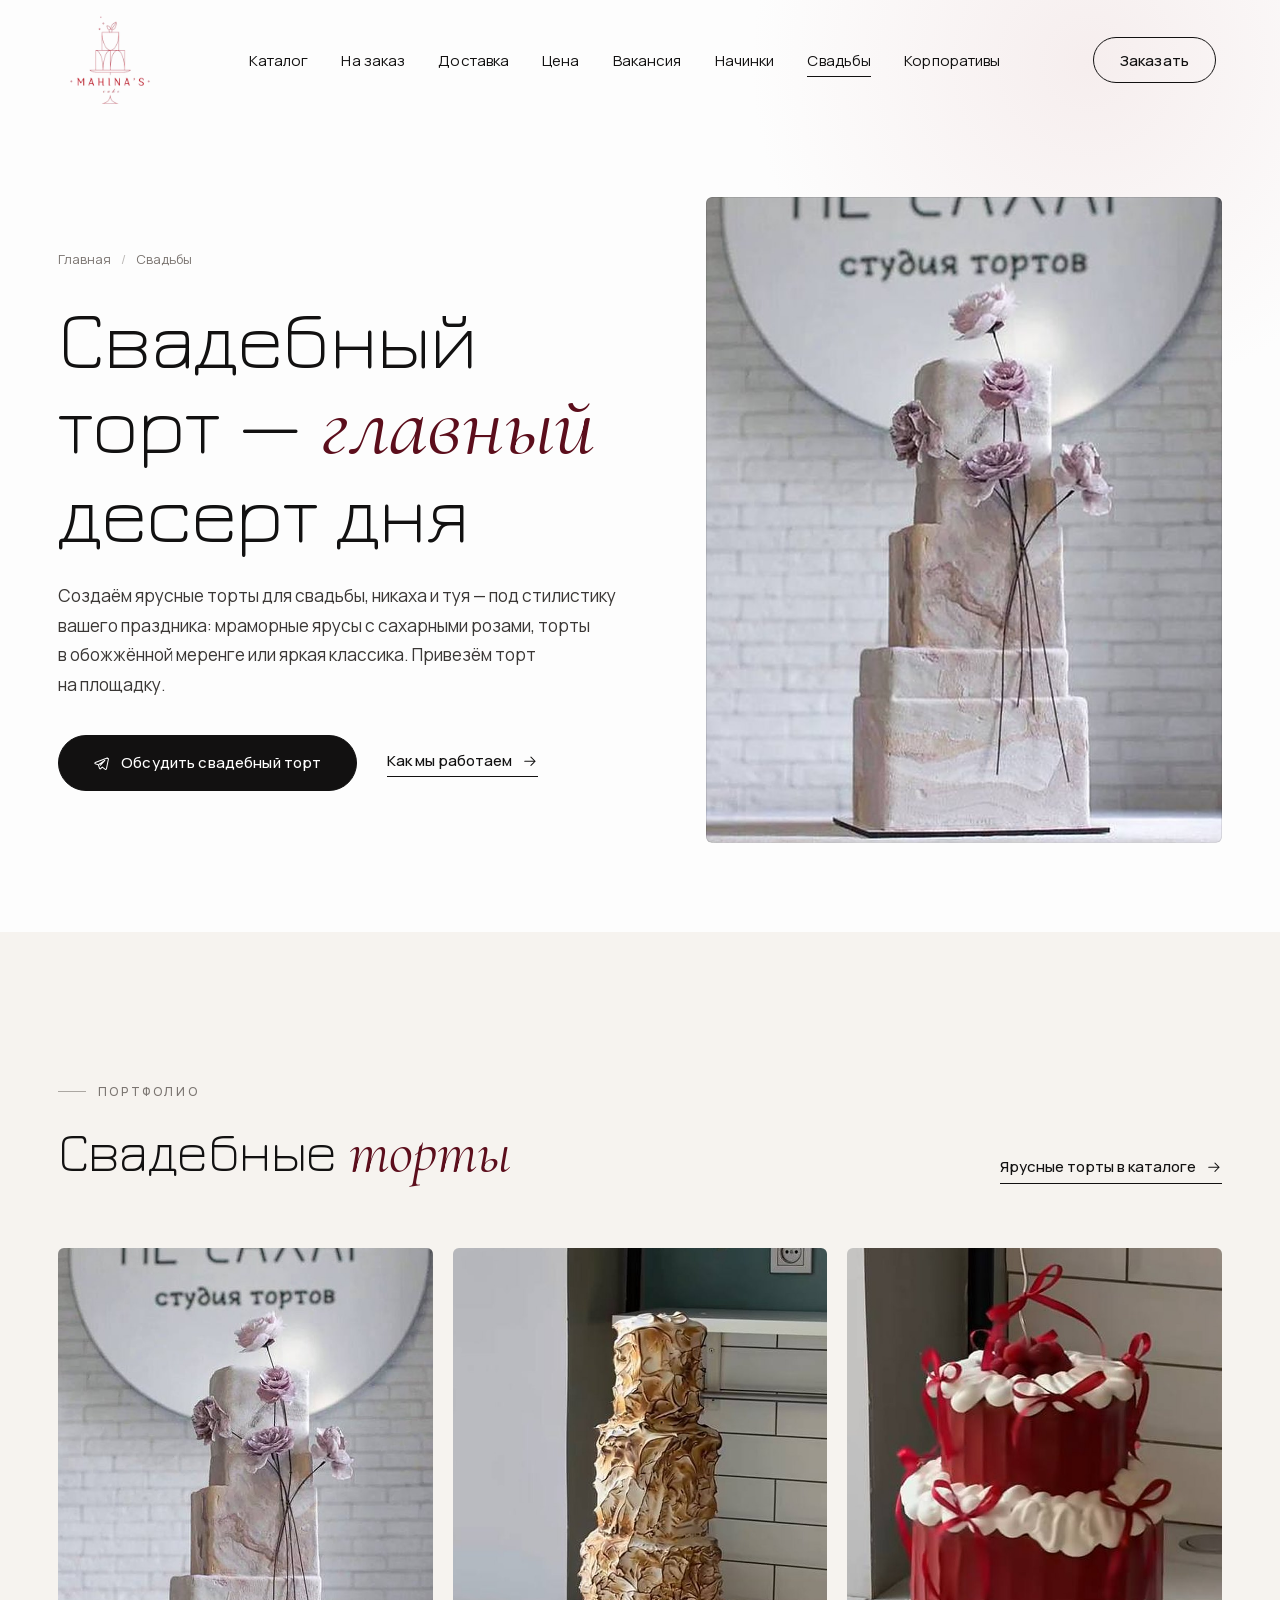
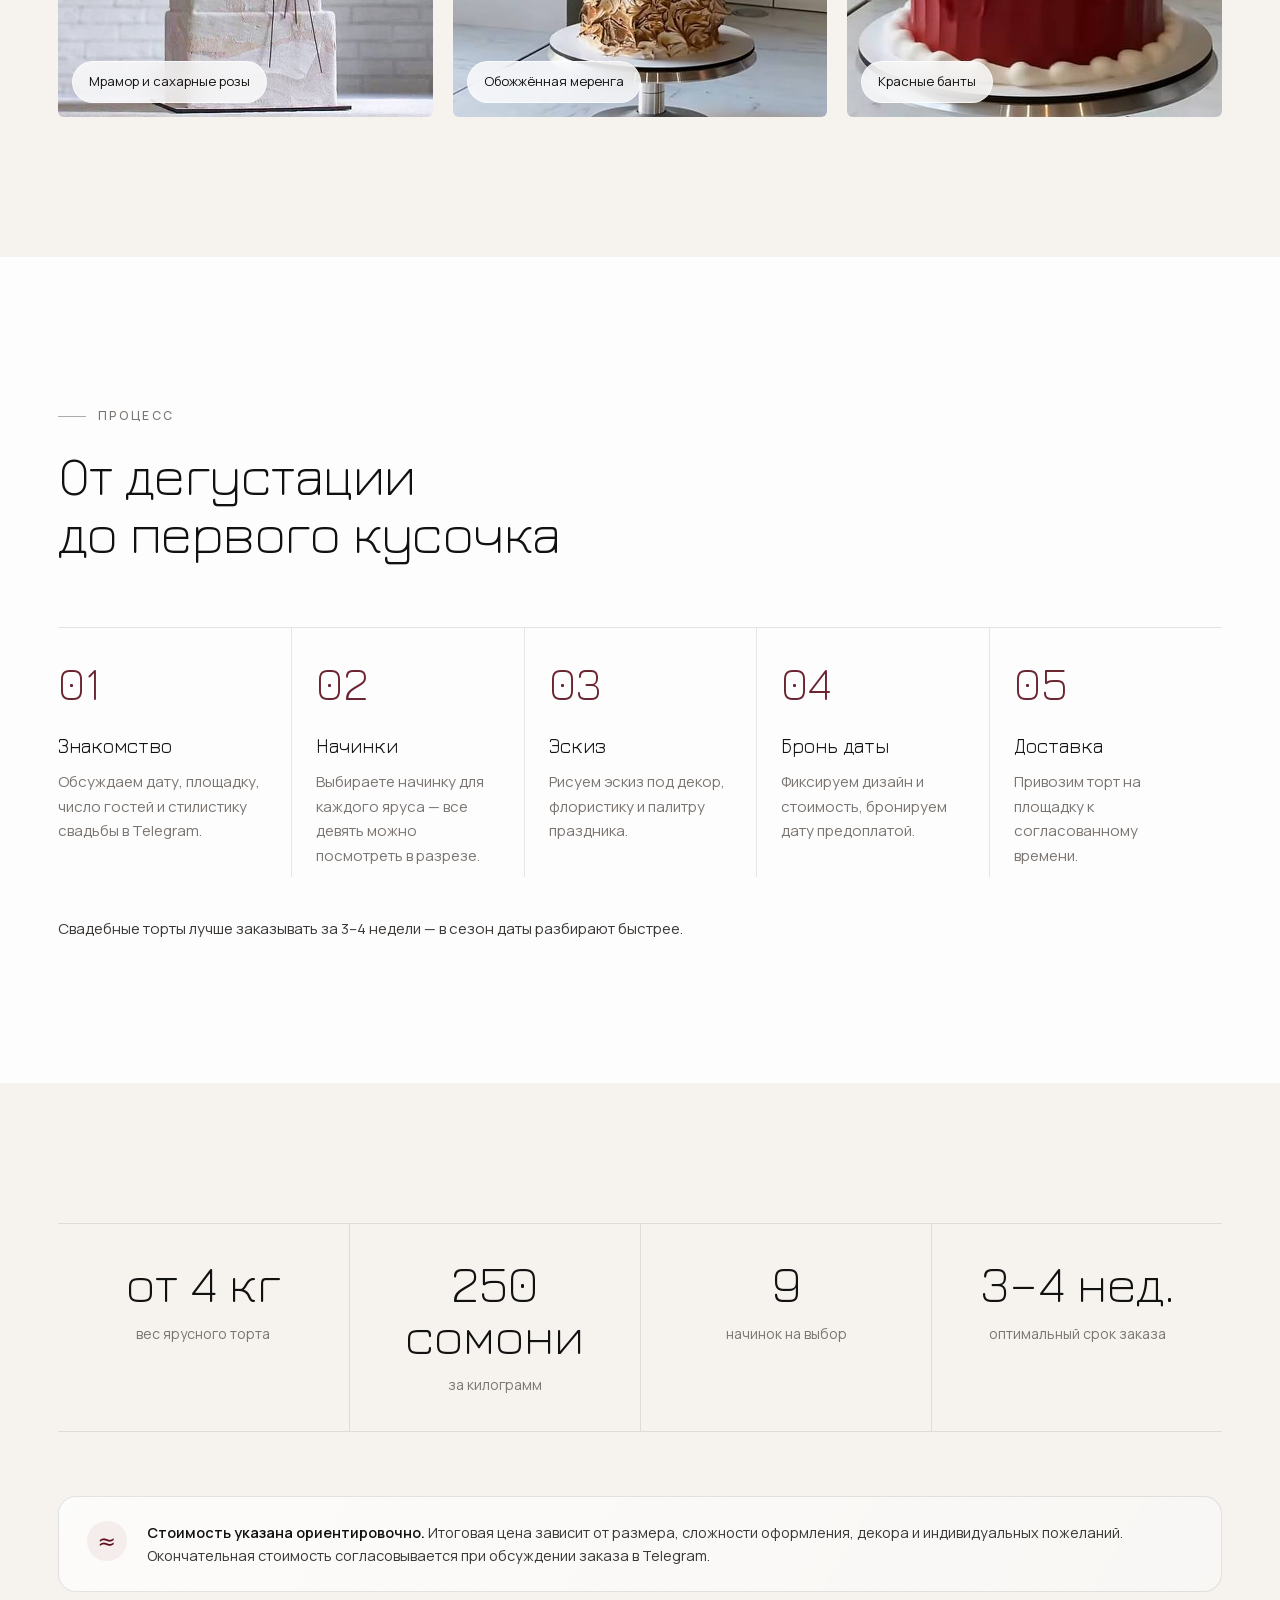
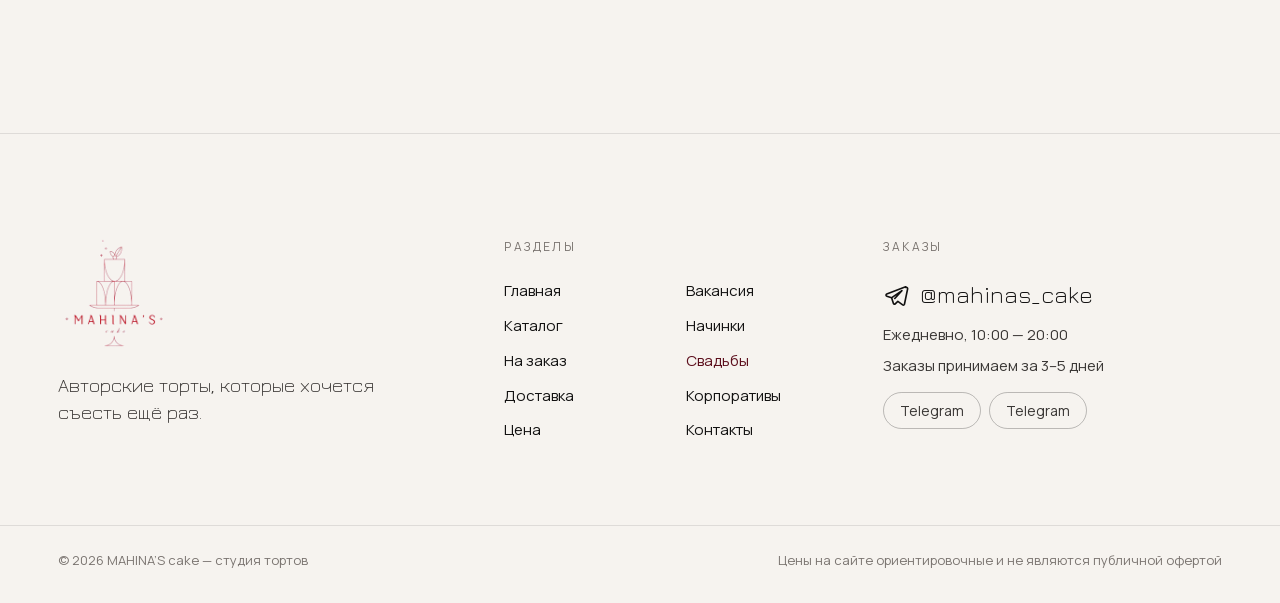
<file: weddings.html>
<!doctype html>
<html lang="ru">
<head>
<meta charset="utf-8">
<meta name="viewport" content="width=device-width, initial-scale=1, viewport-fit=cover">
<title>Свадебные торты на заказ — MAHINA’S</title>
<meta name="description" content="Ярусные свадебные торты: дизайн под стилистику свадьбы, дегустация начинок, доставка и сборка на площадке.">
<meta name="theme-color" content="#FDFDFD">
<meta name="view-transition" content="same-origin">

<meta property="og:type" content="website">
<meta property="og:locale" content="ru_RU">
<meta property="og:site_name" content="MAHINA’S cake — студия тортов">
<meta property="og:title" content="Свадебные торты на заказ — MAHINA’S">
<meta property="og:description" content="Ярусные свадебные торты: дизайн под стилистику свадьбы, дегустация начинок, доставка и сборка на площадке.">
<meta property="og:image" content="assets/img/logo-512.png">
<meta name="twitter:card" content="summary">
<link rel="icon" type="image/png" href="assets/img/favicon.png">
<link rel="apple-touch-icon" href="assets/img/apple-touch-icon.png">
<link rel="preload" href="assets/fonts/jura-cyrillic-2.woff2" as="font" type="font/woff2" crossorigin>
<link rel="preload" href="assets/fonts/manrope-cyrillic-4.woff2" as="font" type="font/woff2" crossorigin>
<link rel="stylesheet" href="assets/css/fonts.css">
<link rel="stylesheet" href="assets/css/style.css">
<script src="assets/js/main.js" defer></script>

</head>

<body data-page="weddings">
<a class="skip" href="#main">Перейти к содержанию</a>
<header class="header" data-header>
  <div class="header__inner">
    <a class="logo" href="index.html" aria-label="MAHINA’S cake — студия тортов — на главную">
      <img src="assets/img/logo-240.png" alt="MAHINA’S" width="92" height="92">
    </a>
    <nav class="nav" aria-label="Основная навигация">
      <ul class="nav__list">
<li><a class="nav__link" href="catalog.html">Каталог</a></li>
<li><a class="nav__link" href="custom.html">На заказ</a></li>
<li><a class="nav__link" href="delivery.html">Доставка</a></li>
<li><a class="nav__link" href="prices.html">Цена</a></li>
<li><a class="nav__link" href="vacancy.html">Вакансия</a></li>
<li><a class="nav__link" href="fillings.html">Начинки</a></li>
<li><a class="nav__link" href="weddings.html" aria-current="page">Свадьбы</a></li>
<li><a class="nav__link" href="corporate.html">Корпоративы</a></li>
      </ul>
    </nav>
    <a class="btn btn--ghost header__cta" href="catalog.html">Заказать</a>
    <button class="burger" type="button" aria-label="Открыть меню" aria-expanded="false" aria-controls="mobile-menu" data-burger>
      <span></span><span></span>
    </button>
  </div>
</header>
<div class="mmenu" id="mobile-menu" data-mmenu hidden>
  <div class="mmenu__glow" aria-hidden="true"></div>
  <nav aria-label="Мобильная навигация">
    <ul class="mmenu__list">
<li><a class="mmenu__link" href="index.html">Главная</a></li>
<li><a class="mmenu__link" href="catalog.html">Каталог</a></li>
<li><a class="mmenu__link" href="custom.html">На заказ</a></li>
<li><a class="mmenu__link" href="delivery.html">Доставка</a></li>
<li><a class="mmenu__link" href="prices.html">Цена</a></li>
<li><a class="mmenu__link" href="vacancy.html">Вакансия</a></li>
<li><a class="mmenu__link" href="fillings.html">Начинки</a></li>
<li><a class="mmenu__link" href="weddings.html" aria-current="page">Свадьбы</a></li>
<li><a class="mmenu__link" href="corporate.html">Корпоративы</a></li>
<li><a class="mmenu__link" href="contacts.html">Контакты</a></li>
    </ul>
  </nav>
  <div class="mmenu__foot">
    <a class="btn btn--primary btn--wide" href="catalog.html"><span>Заказать</span><svg class="icon" viewBox="0 0 24 24" aria-hidden="true"><path d="M4 12h15m-6-6 6 6-6 6" fill="none" stroke="currentColor" stroke-width="1.5" stroke-linecap="round" stroke-linejoin="round"/></svg></a>
    <p class="mmenu__note">Ежедневно, 10:00 — 20:00 · @mahinas_cake</p>
  </div>
</div>

<main id="main">

  <section class="page-hero">
    <div class="container split">
      <div class="split__text">
        <nav class="crumbs reveal" aria-label="Хлебные крошки"><a href="index.html">Главная</a><span>Свадьбы</span></nav>
        <h1 class="h1 reveal" style="--d:60ms">Свадебный торт — <em>главный</em> десерт дня</h1>
        <p class="lead reveal" style="--d:120ms">Создаём ярусные торты для свадьбы, никаха и туя — под стилистику вашего праздника: мраморные ярусы с сахарными розами, торты в обожжённой меренге или яркая классика. Привезём торт на площадку.</p>
        <div class="btn-row reveal" style="--d:180ms">
          <a class="btn btn--primary" href="https://t.me/mahinas_cake?text=%D0%97%D0%B4%D1%80%D0%B0%D0%B2%D1%81%D1%82%D0%B2%D1%83%D0%B9%D1%82%D0%B5%21%20%D0%A5%D0%BE%D1%87%D1%83%20%D0%BE%D0%B1%D1%81%D1%83%D0%B4%D0%B8%D1%82%D1%8C%20%D1%81%D0%B2%D0%B0%D0%B4%D0%B5%D0%B1%D0%BD%D1%8B%D0%B9%20%D1%82%D0%BE%D1%80%D1%82." target="_blank" rel="noopener" data-order="wedding"><svg class="icon" viewBox="0 0 24 24" aria-hidden="true"><path d="M20.6 4.3 3.4 11c-.9.4-.9 1.6.1 1.9l4.3 1.4 1.7 5.2c.2.7 1.1.9 1.6.4l2.4-2.3 4.4 3.2c.6.4 1.4.1 1.6-.6l2.9-14c.2-.9-.7-1.6-1.6-1.2Z" fill="none" stroke="currentColor" stroke-width="1.5" stroke-linejoin="round"/><path d="m8 14.2 9.2-6.4-6.9 7.6" fill="none" stroke="currentColor" stroke-width="1.5" stroke-linejoin="round"/></svg><span>Обсудить свадебный торт</span></a>
          <a class="link-arrow" href="#wedding-steps">Как мы работаем <svg class="icon" viewBox="0 0 24 24" aria-hidden="true"><path d="M4 12h15m-6-6 6 6-6 6" fill="none" stroke="currentColor" stroke-width="1.5" stroke-linecap="round" stroke-linejoin="round"/></svg></a>
        </div>
      </div>
      <div class="split__media reveal reveal-img" style="--d:120ms">
        <img src="assets/img/photos/wedding-marble.jpg?v=1794580538" alt="Свадебный торт на фоне логотипа студии" fetchpriority="high" decoding="async">
      </div>
    </div>
  </section>

  <section class="section section--cream">
    <div class="container">
      <div class="section-head reveal">
        <div>
          <p class="eyebrow">Портфолио</p>
          <h2 class="h2">Свадебные <em>торты</em></h2>
        </div>
        <a class="link-arrow" href="catalog.html?cat=tiered">Ярусные торты в каталоге <svg class="icon" viewBox="0 0 24 24" aria-hidden="true"><path d="M4 12h15m-6-6 6 6-6 6" fill="none" stroke="currentColor" stroke-width="1.5" stroke-linecap="round" stroke-linejoin="round"/></svg></a>
      </div>
      <div class="gallery gallery--3">
        <figure class="reveal"><img src="assets/img/photos/wedding-marble.jpg?v=1794580538" alt="Свадебный торт с мраморными ярусами и розами" loading="lazy" decoding="async"><figcaption>Мрамор и сахарные розы</figcaption></figure>
        <figure class="reveal" style="--d:80ms"><img src="assets/img/photos/wedding-meringue.jpg?v=1794580538" alt="Свадебный торт в обожжённой меренге" loading="lazy" decoding="async"><figcaption>Обожжённая меренга</figcaption></figure>
        <figure class="reveal" style="--d:160ms"><img src="assets/img/photos/tiered-red-bows.jpg?v=1794580538" alt="Двухъярусный красный торт с бантами" loading="lazy" decoding="async"><figcaption>Красные банты</figcaption></figure>
      </div>
    </div>
  </section>

  <section class="section" id="wedding-steps">
    <div class="container">
      <div class="section-head reveal">
        <div>
          <p class="eyebrow">Процесс</p>
          <h2 class="h2">От дегустации до&nbsp;первого кусочка</h2>
        </div>
      </div>
      <ol class="process">
        <li class="step reveal"><span class="step__num">01</span><h3 class="step__title">Знакомство</h3><p>Обсуждаем дату, площадку, число гостей и стилистику свадьбы в Telegram.</p></li>
        <li class="step reveal" style="--d:70ms"><span class="step__num">02</span><h3 class="step__title">Начинки</h3><p>Выбираете начинку для каждого яруса — все девять можно посмотреть в разрезе.</p></li>
        <li class="step reveal" style="--d:140ms"><span class="step__num">03</span><h3 class="step__title">Эскиз</h3><p>Рисуем эскиз под декор, флористику и палитру праздника.</p></li>
        <li class="step reveal" style="--d:210ms"><span class="step__num">04</span><h3 class="step__title">Бронь даты</h3><p>Фиксируем дизайн и стоимость, бронируем дату предоплатой.</p></li>
        <li class="step reveal" style="--d:280ms"><span class="step__num">05</span><h3 class="step__title">Доставка</h3><p>Привозим торт на площадку к согласованному времени.</p></li>
      </ol>
      <p class="process__note reveal">Свадебные торты лучше заказывать за 3–4 недели — в сезон даты разбирают быстрее.</p>
    </div>
  </section>

  <section class="section section--cream">
    <div class="container">
      <div class="stats reveal">
        <div class="stat"><b>от 4 кг</b><span>вес ярусного торта</span></div>
        <div class="stat"><b>250 сомони</b><span>за килограмм</span></div>
        <div class="stat"><b>9</b><span>начинок на выбор</span></div>
        <div class="stat"><b>3–4 нед.</b><span>оптимальный срок заказа</span></div>
      </div>
      <aside class="price-note reveal" aria-label="О стоимости">
  <span class="price-note__mark" aria-hidden="true">≈</span>
  <p><strong>Стоимость указана ориентировочно.</strong> Итоговая цена зависит от размера, сложности оформления, декора и индивидуальных пожеланий. Окончательная стоимость согласовывается при обсуждении заказа в&nbsp;Telegram.</p>
</aside>

    </div>
  </section>

</main>
<footer class="footer">
  <div class="container footer__inner">
    <div class="footer__brand">
      <img class="footer__logo" src="assets/img/logo-240.png" alt="Логотип MAHINA’S" width="112" height="112" loading="lazy">
      <p class="footer__claim">Авторские торты, которые хочется съесть ещё раз.</p>
    </div>
    <nav class="footer__nav" aria-label="Навигация в подвале">
      <p class="footer__label">Разделы</p>
      <ul>
<li><a class="footer__link" href="index.html">Главная</a></li>
<li><a class="footer__link" href="catalog.html">Каталог</a></li>
<li><a class="footer__link" href="custom.html">На заказ</a></li>
<li><a class="footer__link" href="delivery.html">Доставка</a></li>
<li><a class="footer__link" href="prices.html">Цена</a></li>
<li><a class="footer__link" href="vacancy.html">Вакансия</a></li>
<li><a class="footer__link" href="fillings.html">Начинки</a></li>
<li><a class="footer__link" href="weddings.html" aria-current="page">Свадьбы</a></li>
<li><a class="footer__link" href="corporate.html">Корпоративы</a></li>
<li><a class="footer__link" href="contacts.html">Контакты</a></li>
      </ul>
    </nav>
    <div class="footer__contact">
      <p class="footer__label">Заказы</p>
      <a class="footer__tg" href="https://t.me/mahinas_cake?text=%D0%97%D0%B4%D1%80%D0%B0%D0%B2%D1%81%D1%82%D0%B2%D1%83%D0%B9%D1%82%D0%B5%21%20%D0%A5%D0%BE%D1%87%D1%83%20%D0%BE%D0%B1%D1%81%D1%83%D0%B4%D0%B8%D1%82%D1%8C%20%D0%B7%D0%B0%D0%BA%D0%B0%D0%B7%20%D1%82%D0%BE%D1%80%D1%82%D0%B0." target="_blank" rel="noopener"><svg class="icon" viewBox="0 0 24 24" aria-hidden="true"><path d="M20.6 4.3 3.4 11c-.9.4-.9 1.6.1 1.9l4.3 1.4 1.7 5.2c.2.7 1.1.9 1.6.4l2.4-2.3 4.4 3.2c.6.4 1.4.1 1.6-.6l2.9-14c.2-.9-.7-1.6-1.6-1.2Z" fill="none" stroke="currentColor" stroke-width="1.5" stroke-linejoin="round"/><path d="m8 14.2 9.2-6.4-6.9 7.6" fill="none" stroke="currentColor" stroke-width="1.5" stroke-linejoin="round"/></svg> @mahinas_cake</a>
      <p>Ежедневно, 10:00 — 20:00</p>
      <p>Заказы принимаем за 3–5 дней</p>
      <ul class="footer-socials"><li><a class="footer-socials__link" href="https://t.me/mahinas_cake" target="_blank" rel="noopener">Telegram</a></li><li><a class="footer-socials__link" href="https://t.me/mahinas_cake" target="_blank" rel="noopener">Telegram</a></li></ul>
    </div>
  </div>
  <div class="container footer__bottom">
    <p>© 2026 MAHINA’S cake — студия тортов</p>
    <p>Цены на сайте ориентировочные и не являются публичной офертой</p>
  </div>
</footer>
<dialog class="modal" data-modal aria-labelledby="modal-title">
  <div class="modal__box" tabindex="-1">
    <button class="modal__close" type="button" data-close aria-label="Закрыть">
      <svg viewBox="0 0 24 24" aria-hidden="true"><path d="M6 6l12 12M18 6 6 18" stroke="currentColor" stroke-width="1.5" stroke-linecap="round"/></svg>
    </button>
    <div class="modal__media"><img data-m-img alt=""></div>
    <div class="modal__body">
      <p class="eyebrow" data-m-cat></p>
      <h2 class="modal__title" id="modal-title" data-m-name></h2>
      <p class="modal__weight" data-m-weight></p>
      <p class="modal__details" data-m-details></p>
      <div class="modal__price" data-m-price></div>
      <p class="modal__hint">Цена ориентировочная: итог зависит от размера, декора и пожеланий. Точную стоимость согласуем в&nbsp;Telegram.</p>
      <a class="btn btn--primary btn--wide" data-m-order href="https://t.me/mahinas_cake" target="_blank" rel="noopener"><span>Заказать</span><svg class="icon" viewBox="0 0 24 24" aria-hidden="true"><path d="M4 12h15m-6-6 6 6-6 6" fill="none" stroke="currentColor" stroke-width="1.5" stroke-linecap="round" stroke-linejoin="round"/></svg></a>
    </div>
  </div>
</dialog>

<dialog class="order" data-order-modal aria-labelledby="order-title">
  <div class="order__box" tabindex="-1">
    <header class="order__head">
      <div class="order__product">
        <img data-o-img alt="" width="56" height="56">
        <div>
          <p class="order__kicker" id="order-title">Заявка на заказ</p>
          <p class="order__pname" data-o-name></p>
          <p class="order__pprice" data-o-price></p>
        </div>
      </div>
      <button class="order__close" type="button" data-order-close aria-label="Закрыть">
        <svg viewBox="0 0 24 24" aria-hidden="true"><path d="M6 6l12 12M18 6 6 18" stroke="currentColor" stroke-width="1.5" stroke-linecap="round"/></svg>
      </button>
    </header>

    <div class="order__scroll">
      <div class="order__fields">
        <div class="field field--wide" data-o-sizes hidden>
          <span class="field__label" data-o-sizes-title>Вариант</span>
          <div class="chips" data-o-sizes-list></div>
        </div>
        <label class="field">
          <span class="field__label">Дата</span>
          <input type="date" data-o-field="date">
        </label>
        <label class="field">
          <span class="field__label">Время</span>
          <select data-o-field="time"><option value="">Любое</option></select>
        </label>
        <label class="field field--wide" data-o-cake-only>
          <span class="field__label">Начинка</span>
          <select data-o-field="filling"><option value="">Посоветуйте мне</option></select>
        </label>
        <div class="field field--wide">
          <span class="field__label">Получение</span>
          <div class="segmented" role="radiogroup" aria-label="Способ получения">
            <label><input type="radio" name="o-get" value="Самовывоз" data-o-field="get" checked><span>Самовывоз</span></label>
            <label><input type="radio" name="o-get" value="Доставка" data-o-field="get"><span>Доставка</span></label>
          </div>
        </div>
        <label class="field field--wide" data-o-street hidden>
          <span class="field__label">Улица доставки</span>
          <input type="text" maxlength="80" placeholder="Например: Невский проспект" autocomplete="off" data-o-field="street">
          <span class="field__hint">Только улица — дом, квартиру и время уточним в&nbsp;Telegram.</span>
        </label>
        <label class="field field--wide" data-o-cake-only>
          <span class="field__label">Надпись на торте</span>
          <input type="text" maxlength="80" placeholder="Например: С днём рождения, Аня!" data-o-field="text">
        </label>
        <label class="field field--wide">
          <span class="field__label">Пожелания</span>
          <textarea rows="2" maxlength="400" placeholder="Повод, цвета, количество гостей, идея оформления…" data-o-field="comment"></textarea>
        </label>
      </div>

      <details class="order__preview">
        <summary>Посмотреть текст заявки</summary>
        <p class="bubble" data-o-preview></p>
      </details>
    </div>

    <footer class="order__foot">
      <a class="btn btn--primary btn--wide" href="https://t.me/mahinas_cake" target="_blank" rel="noopener" data-o-send><svg class="icon" viewBox="0 0 24 24" aria-hidden="true"><path d="M20.6 4.3 3.4 11c-.9.4-.9 1.6.1 1.9l4.3 1.4 1.7 5.2c.2.7 1.1.9 1.6.4l2.4-2.3 4.4 3.2c.6.4 1.4.1 1.6-.6l2.9-14c.2-.9-.7-1.6-1.6-1.2Z" fill="none" stroke="currentColor" stroke-width="1.5" stroke-linejoin="round"/><path d="m8 14.2 9.2-6.4-6.9 7.6" fill="none" stroke="currentColor" stroke-width="1.5" stroke-linejoin="round"/></svg><span>Перейти в Telegram</span></a>
      <button class="order__copy" type="button" data-o-copy><span data-o-copy-label>Скопировать заявку</span></button>
      <p class="order__note">Telegram откроется с готовым текстом — останется нажать «Отправить». Заявка также копируется в буфер обмена.</p>
    </footer>
  </div>
</dialog>
<script type="application/json" id="catalog-data">{"items": {"cake-always": {"name": "Торт «Всегда»", "details": "Роспись кремом по мотивам любимой истории — «После стольких лет? Всегда». Сюжет и надпись можно заменить на свои. В стоимость входят любая начинка и финишное оформление кремом; сложная творческая роспись оплачивается дополнительно.", "weight": "250 сомони/кг · от 2 кг", "price": "<span class=\"price\"><span class=\"price__label\">Ориентировочно от<\/span> 500&nbsp;сомони<\/span>", "img": "assets/img/photos/cake-always.jpg?v=1794580538", "imgLg": "assets/img/photos/cake-always.jpg?v=1794580538", "tg": "https://t.me/mahinas_cake?text=%D0%97%D0%B4%D1%80%D0%B0%D0%B2%D1%81%D1%82%D0%B2%D1%83%D0%B9%D1%82%D0%B5%21%20%D0%A5%D0%BE%D1%87%D1%83%20%D0%BE%D0%B1%D1%81%D1%83%D0%B4%D0%B8%D1%82%D1%8C%20%D0%B7%D0%B0%D0%BA%D0%B0%D0%B7%20%E2%80%94%20%D0%A2%D0%BE%D1%80%D1%82%20%C2%AB%D0%92%D1%81%D0%B5%D0%B3%D0%B4%D0%B0%C2%BB.", "options": {"title": "Вес и стоимость", "msg": "Вес", "multi": false, "choices": [{"label": "2 кг · 10–13 персон", "value": "2 кг · 10–13 персон", "available": true, "price": "от 500 сомони"}, {"label": "3 кг · 15–20 персон", "value": "3 кг · 15–20 персон", "available": true, "price": "от 750 сомони"}, {"label": "4 кг · 20–26 персон", "value": "4 кг · 20–26 персон", "available": true, "price": "от 1 000 сомони"}]}, "simple": false, "cat": "Торты", "fillings": null}, "cake-heart-30": {"name": "Торт-сердце «R.I.P. 20's»", "details": "Торт в форме сердца в двух цветах: «прощание» с двадцатыми и «hello 30». Цвета, надписи и цифры подберём под ваш повод. Любая начинка и оформление кремом включены в стоимость.", "weight": "250 сомони/кг · от 2 кг", "price": "<span class=\"price\"><span class=\"price__label\">Ориентировочно от<\/span> 500&nbsp;сомони<\/span>", "img": "assets/img/photos/cake-heart-30.jpg?v=1794580538", "imgLg": "assets/img/photos/cake-heart-30.jpg?v=1794580538", "tg": "https://t.me/mahinas_cake?text=%D0%97%D0%B4%D1%80%D0%B0%D0%B2%D1%81%D1%82%D0%B2%D1%83%D0%B9%D1%82%D0%B5%21%20%D0%A5%D0%BE%D1%87%D1%83%20%D0%BE%D0%B1%D1%81%D1%83%D0%B4%D0%B8%D1%82%D1%8C%20%D0%B7%D0%B0%D0%BA%D0%B0%D0%B7%20%E2%80%94%20%D0%A2%D0%BE%D1%80%D1%82-%D1%81%D0%B5%D1%80%D0%B4%D1%86%D0%B5%20%C2%ABR.I.P.%2020%27s%C2%BB.", "options": {"title": "Вес и стоимость", "msg": "Вес", "multi": false, "choices": [{"label": "2 кг · 10–13 персон", "value": "2 кг · 10–13 персон", "available": true, "price": "от 500 сомони"}, {"label": "3 кг · 15–20 персон", "value": "3 кг · 15–20 персон", "available": true, "price": "от 750 сомони"}, {"label": "4 кг · 20–26 персон", "value": "4 кг · 20–26 персон", "available": true, "price": "от 1 000 сомони"}]}, "simple": false, "cat": "Торты", "fillings": null}, "cake-blueberry": {"name": "Торт «Голубика»", "details": "Лаконичный торт в пастельной гамме с ягодной шапкой. Отлично смотрится в паре с пирожными-эскимо в том же цвете. Ягоды оплачиваются дополнительно.", "weight": "250 сомони/кг · от 2 кг", "price": "<span class=\"price\"><span class=\"price__label\">Ориентировочно от<\/span> 500&nbsp;сомони<\/span>", "img": "assets/img/photos/cake-blueberry.jpg?v=1794580538", "imgLg": "assets/img/photos/cake-blueberry.jpg?v=1794580538", "tg": "https://t.me/mahinas_cake?text=%D0%97%D0%B4%D1%80%D0%B0%D0%B2%D1%81%D1%82%D0%B2%D1%83%D0%B9%D1%82%D0%B5%21%20%D0%A5%D0%BE%D1%87%D1%83%20%D0%BE%D0%B1%D1%81%D1%83%D0%B4%D0%B8%D1%82%D1%8C%20%D0%B7%D0%B0%D0%BA%D0%B0%D0%B7%20%E2%80%94%20%D0%A2%D0%BE%D1%80%D1%82%20%C2%AB%D0%93%D0%BE%D0%BB%D1%83%D0%B1%D0%B8%D0%BA%D0%B0%C2%BB.", "options": {"title": "Вес и стоимость", "msg": "Вес", "multi": false, "choices": [{"label": "2 кг · 10–13 персон", "value": "2 кг · 10–13 персон", "available": true, "price": "от 500 сомони"}, {"label": "3 кг · 15–20 персон", "value": "3 кг · 15–20 персон", "available": true, "price": "от 750 сомони"}, {"label": "4 кг · 20–26 персон", "value": "4 кг · 20–26 персон", "available": true, "price": "от 1 000 сомони"}]}, "simple": false, "cat": "Торты", "fillings": null}, "bento-photo": {"name": "Бенто с фотопечатью", "details": "Бенто-торт в фирменном боксе. Надпись и простой рисунок включены в стоимость, сложный рисунок или фотопечать — +40 сомони. Для бенто доступны две начинки: шоколадная с солёной карамелью и «Клубничный йогурт».", "weight": "400 г или 1 кг", "price": "<span class=\"price\"><span class=\"price__label\">Ориентировочно от<\/span> 180&nbsp;сомони<\/span>", "img": "assets/img/photos/bento-photo.jpg?v=1794580538", "imgLg": "assets/img/photos/bento-photo.jpg?v=1794580538", "tg": "https://t.me/mahinas_cake?text=%D0%97%D0%B4%D1%80%D0%B0%D0%B2%D1%81%D1%82%D0%B2%D1%83%D0%B9%D1%82%D0%B5%21%20%D0%A5%D0%BE%D1%87%D1%83%20%D0%BE%D0%B1%D1%81%D1%83%D0%B4%D0%B8%D1%82%D1%8C%20%D0%B7%D0%B0%D0%BA%D0%B0%D0%B7%20%E2%80%94%20%D0%91%D0%B5%D0%BD%D1%82%D0%BE%20%D1%81%20%D1%84%D0%BE%D1%82%D0%BE%D0%BF%D0%B5%D1%87%D0%B0%D1%82%D1%8C%D1%8E.", "options": {"title": "Размер", "msg": "Размер", "multi": false, "choices": [{"label": "Бенто · 400 г", "value": "Бенто · 400 г", "available": true, "price": "от 180 сомони"}, {"label": "Макси-бенто · 1 кг", "value": "Макси-бенто · 1 кг", "available": true, "price": "от 300 сомони"}]}, "simple": false, "cat": "Бенто-торты", "fillings": ["Шоколад и солёная карамель", "Клубничный йогурт"]}, "eskimo": {"name": "Пирожные-эскимо", "details": "Пирожные-эскимо в цвет вашего праздника — по 20 сомони за штуку, минимальный заказ 8 штук. Декор ягодами или посыпками включён.", "weight": "50 г · от 8 шт.", "price": "<span class=\"price\"><span class=\"price__label\">Ориентировочно от<\/span> 160&nbsp;сомони<\/span>", "img": "assets/img/photos/eskimo.jpg?v=1794580538", "imgLg": "assets/img/photos/eskimo.jpg?v=1794580538", "tg": "https://t.me/mahinas_cake?text=%D0%97%D0%B4%D1%80%D0%B0%D0%B2%D1%81%D1%82%D0%B2%D1%83%D0%B9%D1%82%D0%B5%21%20%D0%A5%D0%BE%D1%87%D1%83%20%D0%BE%D0%B1%D1%81%D1%83%D0%B4%D0%B8%D1%82%D1%8C%20%D0%B7%D0%B0%D0%BA%D0%B0%D0%B7%20%E2%80%94%20%D0%9F%D0%B8%D1%80%D0%BE%D0%B6%D0%BD%D1%8B%D0%B5-%D1%8D%D1%81%D0%BA%D0%B8%D0%BC%D0%BE.", "options": {"title": "Количество", "msg": "Количество", "multi": false, "choices": [{"label": "8 шт.", "value": "8 шт.", "available": true, "price": "от 160 сомони"}, {"label": "12 шт.", "value": "12 шт.", "available": true, "price": "от 240 сомони"}, {"label": "16 шт.", "value": "16 шт.", "available": true, "price": "от 320 сомони"}, {"label": "24 шт.", "value": "24 шт.", "available": true, "price": "от 480 сомони"}]}, "simple": true, "cat": "Десерты", "fillings": null}, "wedding-marble": {"name": "Свадебный «Мрамор и розы»", "details": "Ярусный торт с мраморной фактурой в пудровой гамме и цветами на длинных стеблях. Вес, количество ярусов и начинки подберём под число гостей. Цветы и сложный декор оплачиваются отдельно.", "weight": "от 4 кг · от 25 гостей", "price": "<span class=\"price price--custom\">Стоимость рассчитывается индивидуально<\/span>", "img": "assets/img/photos/wedding-marble.jpg?v=1794580538", "imgLg": "assets/img/photos/wedding-marble.jpg?v=1794580538", "tg": "https://t.me/mahinas_cake?text=%D0%97%D0%B4%D1%80%D0%B0%D0%B2%D1%81%D1%82%D0%B2%D1%83%D0%B9%D1%82%D0%B5%21%20%D0%A5%D0%BE%D1%87%D1%83%20%D0%BE%D0%B1%D1%81%D1%83%D0%B4%D0%B8%D1%82%D1%8C%20%D0%B7%D0%B0%D0%BA%D0%B0%D0%B7%20%E2%80%94%20%D0%A1%D0%B2%D0%B0%D0%B4%D0%B5%D0%B1%D0%BD%D1%8B%D0%B9%20%C2%AB%D0%9C%D1%80%D0%B0%D0%BC%D0%BE%D1%80%20%D0%B8%20%D1%80%D0%BE%D0%B7%D1%8B%C2%BB.", "options": null, "simple": false, "cat": "Свадебные и ярусные", "fillings": null}, "wedding-meringue": {"name": "Свадебный с меренгой", "details": "Эффектный торт в итальянской меренге, обожжённой горелкой, — тёплый карамельный цвет и живая фактура. Вес и начинки подберём под число гостей.", "weight": "от 4 кг · от 25 гостей", "price": "<span class=\"price price--custom\">Стоимость рассчитывается индивидуально<\/span>", "img": "assets/img/photos/wedding-meringue.jpg?v=1794580538", "imgLg": "assets/img/photos/wedding-meringue.jpg?v=1794580538", "tg": "https://t.me/mahinas_cake?text=%D0%97%D0%B4%D1%80%D0%B0%D0%B2%D1%81%D1%82%D0%B2%D1%83%D0%B9%D1%82%D0%B5%21%20%D0%A5%D0%BE%D1%87%D1%83%20%D0%BE%D0%B1%D1%81%D1%83%D0%B4%D0%B8%D1%82%D1%8C%20%D0%B7%D0%B0%D0%BA%D0%B0%D0%B7%20%E2%80%94%20%D0%A1%D0%B2%D0%B0%D0%B4%D0%B5%D0%B1%D0%BD%D1%8B%D0%B9%20%D1%81%20%D0%BC%D0%B5%D1%80%D0%B5%D0%BD%D0%B3%D0%BE%D0%B9.", "options": null, "simple": false, "cat": "Свадебные и ярусные", "fillings": null}, "tiered-red-bows": {"name": "Ярусный «Красные банты»", "details": "Праздничный двухъярусный торт в насыщенном красном: рифлёные борта, рюши из крема, атласные банты и ягоды сверху. Подойдёт для Нового года, юбилея или свадьбы в красной гамме.", "weight": "от 4 кг · от 25 гостей", "price": "<span class=\"price price--custom\">Стоимость рассчитывается индивидуально<\/span>", "img": "assets/img/photos/tiered-red-bows.jpg?v=1794580538", "imgLg": "assets/img/photos/tiered-red-bows.jpg?v=1794580538", "tg": "https://t.me/mahinas_cake?text=%D0%97%D0%B4%D1%80%D0%B0%D0%B2%D1%81%D1%82%D0%B2%D1%83%D0%B9%D1%82%D0%B5%21%20%D0%A5%D0%BE%D1%87%D1%83%20%D0%BE%D0%B1%D1%81%D1%83%D0%B4%D0%B8%D1%82%D1%8C%20%D0%B7%D0%B0%D0%BA%D0%B0%D0%B7%20%E2%80%94%20%D0%AF%D1%80%D1%83%D1%81%D0%BD%D1%8B%D0%B9%20%C2%AB%D0%9A%D1%80%D0%B0%D1%81%D0%BD%D1%8B%D0%B5%20%D0%B1%D0%B0%D0%BD%D1%82%D1%8B%C2%BB.", "options": null, "simple": false, "cat": "Свадебные и ярусные", "fillings": null}, "custom": {"name": "Торт по индивидуальному дизайну", "details": "", "weight": "размер обсудим", "price": "<span class=\"price\"><span class=\"price__label\">Ориентировочно от<\/span> 180&nbsp;сомони<\/span>", "img": "assets/img/photos/custom-book.jpg?v=1794580538", "imgLg": "assets/img/photos/custom-book.jpg?v=1794580538", "tg": "https://t.me/mahinas_cake?text=%D0%97%D0%B4%D1%80%D0%B0%D0%B2%D1%81%D1%82%D0%B2%D1%83%D0%B9%D1%82%D0%B5%21%20%D0%A5%D0%BE%D1%87%D1%83%20%D0%BE%D0%B1%D1%81%D1%83%D0%B4%D0%B8%D1%82%D1%8C%20%D0%B7%D0%B0%D0%BA%D0%B0%D0%B7%20%D1%82%D0%BE%D1%80%D1%82%D0%B0.", "options": {"title": "Формат", "msg": "Формат", "multi": false, "choices": [{"label": "Бенто · 400 г", "value": "Бенто · 400 г", "available": true, "price": "от 180 сомони"}, {"label": "Макси-бенто · 1 кг", "value": "Макси-бенто · 1 кг", "available": true, "price": "от 300 сомони"}, {"label": "Торт · 2 кг", "value": "Торт · 2 кг", "available": true, "price": "от 500 сомони"}, {"label": "Торт · 3 кг", "value": "Торт · 3 кг", "available": true, "price": "от 750 сомони"}, {"label": "Ярусный · от 4 кг", "value": "Ярусный · от 4 кг", "available": true, "price": ""}]}, "simple": false, "cat": "Индивидуальный заказ", "preset": true}, "wedding": {"name": "Свадебный торт", "details": "", "weight": "от 4 кг", "price": "<span class=\"price price--custom\">Стоимость рассчитывается индивидуально<\/span>", "img": "assets/img/photos/wedding-marble.jpg?v=1794580538", "imgLg": "assets/img/photos/wedding-marble.jpg?v=1794580538", "tg": "https://t.me/mahinas_cake?text=%D0%97%D0%B4%D1%80%D0%B0%D0%B2%D1%81%D1%82%D0%B2%D1%83%D0%B9%D1%82%D0%B5%21%20%D0%A5%D0%BE%D1%87%D1%83%20%D0%BE%D0%B1%D1%81%D1%83%D0%B4%D0%B8%D1%82%D1%8C%20%D0%B7%D0%B0%D0%BA%D0%B0%D0%B7%20%D1%82%D0%BE%D1%80%D1%82%D0%B0.", "options": {"title": "Количество гостей", "msg": "Гостей", "multi": false, "choices": [{"label": "до 25 гостей", "value": "до 25 гостей", "available": true, "price": ""}, {"label": "25–40 гостей", "value": "25–40 гостей", "available": true, "price": ""}, {"label": "40–80 гостей", "value": "40–80 гостей", "available": true, "price": ""}, {"label": "больше 80", "value": "больше 80", "available": true, "price": ""}]}, "simple": false, "cat": "Свадьбы", "preset": true}, "corporate": {"name": "Корпоративный заказ", "details": "", "weight": "объём обсудим", "price": "<span class=\"price price--custom\">Стоимость рассчитывается индивидуально<\/span>", "img": "assets/img/photos/cake-blueberry.jpg?v=1794580538", "imgLg": "assets/img/photos/cake-blueberry.jpg?v=1794580538", "tg": "https://t.me/mahinas_cake?text=%D0%97%D0%B4%D1%80%D0%B0%D0%B2%D1%81%D1%82%D0%B2%D1%83%D0%B9%D1%82%D0%B5%21%20%D0%A5%D0%BE%D1%87%D1%83%20%D0%BE%D0%B1%D1%81%D1%83%D0%B4%D0%B8%D1%82%D1%8C%20%D0%B7%D0%B0%D0%BA%D0%B0%D0%B7%20%D1%82%D0%BE%D1%80%D1%82%D0%B0.", "options": {"title": "Что нужно (можно несколько)", "msg": "Нужно", "multi": true, "choices": [{"label": "Торт с логотипом", "value": "Торт с логотипом", "available": true, "price": ""}, {"label": "Пирожные-эскимо", "value": "Пирожные-эскимо", "available": true, "price": ""}, {"label": "Трайфлы", "value": "Трайфлы", "available": true, "price": ""}, {"label": "Капкейки", "value": "Капкейки", "available": true, "price": ""}, {"label": "Подарочные бенто", "value": "Подарочные бенто", "available": true, "price": ""}]}, "simple": true, "cat": "Корпоративы", "preset": true}, "desserts": {"name": "Десерты поштучно", "details": "", "weight": "", "price": "<span class=\"price\"><span class=\"price__label\">Ориентировочно от<\/span> 20&nbsp;сомони<\/span>", "img": "assets/img/photos/eskimo.jpg?v=1794580538", "imgLg": "assets/img/photos/eskimo.jpg?v=1794580538", "tg": "https://t.me/mahinas_cake?text=%D0%97%D0%B4%D1%80%D0%B0%D0%B2%D1%81%D1%82%D0%B2%D1%83%D0%B9%D1%82%D0%B5%21%20%D0%A5%D0%BE%D1%87%D1%83%20%D0%BE%D0%B1%D1%81%D1%83%D0%B4%D0%B8%D1%82%D1%8C%20%D0%B7%D0%B0%D0%BA%D0%B0%D0%B7%20%D1%82%D0%BE%D1%80%D1%82%D0%B0.", "options": {"title": "Что нужно (можно несколько)", "msg": "Десерты", "multi": true, "choices": [{"label": "Пирожные-эскимо · от 8 шт.", "value": "Пирожные-эскимо · от 8 шт.", "available": true, "price": "от 20 сомони"}, {"label": "Трайфлы · от 9 шт.", "value": "Трайфлы · от 9 шт.", "available": true, "price": "от 30 сомони"}, {"label": "Капкейки · от 9 шт.", "value": "Капкейки · от 9 шт.", "available": true, "price": "от 25 сомони"}]}, "simple": true, "cat": "Десерты", "preset": true}}, "fillings": ["Красный бархат", "Сникерс", "Криспи", "Шоколад и вишня", "Мак и лимон", "Тропики", "Морковник и клюква", "Шоколад и брусника", "Клубничный йогурт"], "slots": ["10:00 — 11:00", "11:00 — 12:00", "12:00 — 13:00", "13:00 — 14:00", "14:00 — 15:00", "15:00 — 16:00", "16:00 — 17:00", "17:00 — 18:00", "18:00 — 19:00", "19:00 — 20:00"], "tg": "https://t.me/mahinas_cake", "intro": "Здравствуйте! Хочу оформить заказ", "site": ""}</script>


</body>
</html>
</file>
<file: assets/css/fonts.css>
/* Шрифты хранятся локально (Google Fonts, лицензия OFL) */
/* cyrillic */
@font-face {
  font-family: 'Cormorant Garamond';
  font-style: italic;
  font-weight: 400;
  font-display: swap;
  src: url(../fonts/cormorant-garamond-cyrillic-0.woff2) format('woff2');
  unicode-range: U+0301, U+0400-045F, U+0490-0491, U+04B0-04B1, U+2116;
}
/* latin */
@font-face {
  font-family: 'Cormorant Garamond';
  font-style: italic;
  font-weight: 400;
  font-display: swap;
  src: url(../fonts/cormorant-garamond-latin-1.woff2) format('woff2');
  unicode-range: U+0000-00FF, U+0131, U+0152-0153, U+02BB-02BC, U+02C6, U+02DA, U+02DC, U+0304, U+0308, U+0329, U+2000-206F, U+20AC, U+2122, U+2191, U+2193, U+2212, U+2215, U+FEFF, U+FFFD;
}
/* cyrillic */
@font-face {
  font-family: 'Cormorant Garamond';
  font-style: italic;
  font-weight: 500;
  font-display: swap;
  src: url(../fonts/cormorant-garamond-cyrillic-0.woff2) format('woff2');
  unicode-range: U+0301, U+0400-045F, U+0490-0491, U+04B0-04B1, U+2116;
}
/* latin */
@font-face {
  font-family: 'Cormorant Garamond';
  font-style: italic;
  font-weight: 500;
  font-display: swap;
  src: url(../fonts/cormorant-garamond-latin-1.woff2) format('woff2');
  unicode-range: U+0000-00FF, U+0131, U+0152-0153, U+02BB-02BC, U+02C6, U+02DA, U+02DC, U+0304, U+0308, U+0329, U+2000-206F, U+20AC, U+2122, U+2191, U+2193, U+2212, U+2215, U+FEFF, U+FFFD;
}
/* cyrillic */
@font-face {
  font-family: 'Jura';
  font-style: normal;
  font-weight: 300;
  font-display: swap;
  src: url(../fonts/jura-cyrillic-2.woff2) format('woff2');
  unicode-range: U+0301, U+0400-045F, U+0490-0491, U+04B0-04B1, U+2116;
}
/* latin */
@font-face {
  font-family: 'Jura';
  font-style: normal;
  font-weight: 300;
  font-display: swap;
  src: url(../fonts/jura-latin-3.woff2) format('woff2');
  unicode-range: U+0000-00FF, U+0131, U+0152-0153, U+02BB-02BC, U+02C6, U+02DA, U+02DC, U+0304, U+0308, U+0329, U+2000-206F, U+20AC, U+2122, U+2191, U+2193, U+2212, U+2215, U+FEFF, U+FFFD;
}
/* cyrillic */
@font-face {
  font-family: 'Jura';
  font-style: normal;
  font-weight: 400;
  font-display: swap;
  src: url(../fonts/jura-cyrillic-2.woff2) format('woff2');
  unicode-range: U+0301, U+0400-045F, U+0490-0491, U+04B0-04B1, U+2116;
}
/* latin */
@font-face {
  font-family: 'Jura';
  font-style: normal;
  font-weight: 400;
  font-display: swap;
  src: url(../fonts/jura-latin-3.woff2) format('woff2');
  unicode-range: U+0000-00FF, U+0131, U+0152-0153, U+02BB-02BC, U+02C6, U+02DA, U+02DC, U+0304, U+0308, U+0329, U+2000-206F, U+20AC, U+2122, U+2191, U+2193, U+2212, U+2215, U+FEFF, U+FFFD;
}
/* cyrillic */
@font-face {
  font-family: 'Manrope';
  font-style: normal;
  font-weight: 300;
  font-display: swap;
  src: url(../fonts/manrope-cyrillic-4.woff2) format('woff2');
  unicode-range: U+0301, U+0400-045F, U+0490-0491, U+04B0-04B1, U+2116;
}
/* latin */
@font-face {
  font-family: 'Manrope';
  font-style: normal;
  font-weight: 300;
  font-display: swap;
  src: url(../fonts/manrope-latin-5.woff2) format('woff2');
  unicode-range: U+0000-00FF, U+0131, U+0152-0153, U+02BB-02BC, U+02C6, U+02DA, U+02DC, U+0304, U+0308, U+0329, U+2000-206F, U+20AC, U+2122, U+2191, U+2193, U+2212, U+2215, U+FEFF, U+FFFD;
}
/* cyrillic */
@font-face {
  font-family: 'Manrope';
  font-style: normal;
  font-weight: 400;
  font-display: swap;
  src: url(../fonts/manrope-cyrillic-4.woff2) format('woff2');
  unicode-range: U+0301, U+0400-045F, U+0490-0491, U+04B0-04B1, U+2116;
}
/* latin */
@font-face {
  font-family: 'Manrope';
  font-style: normal;
  font-weight: 400;
  font-display: swap;
  src: url(../fonts/manrope-latin-5.woff2) format('woff2');
  unicode-range: U+0000-00FF, U+0131, U+0152-0153, U+02BB-02BC, U+02C6, U+02DA, U+02DC, U+0304, U+0308, U+0329, U+2000-206F, U+20AC, U+2122, U+2191, U+2193, U+2212, U+2215, U+FEFF, U+FFFD;
}
/* cyrillic */
@font-face {
  font-family: 'Manrope';
  font-style: normal;
  font-weight: 500;
  font-display: swap;
  src: url(../fonts/manrope-cyrillic-4.woff2) format('woff2');
  unicode-range: U+0301, U+0400-045F, U+0490-0491, U+04B0-04B1, U+2116;
}
/* latin */
@font-face {
  font-family: 'Manrope';
  font-style: normal;
  font-weight: 500;
  font-display: swap;
  src: url(../fonts/manrope-latin-5.woff2) format('woff2');
  unicode-range: U+0000-00FF, U+0131, U+0152-0153, U+02BB-02BC, U+02C6, U+02DA, U+02DC, U+0304, U+0308, U+0329, U+2000-206F, U+20AC, U+2122, U+2191, U+2193, U+2212, U+2215, U+FEFF, U+FFFD;
}
/* cyrillic */
@font-face {
  font-family: 'Manrope';
  font-style: normal;
  font-weight: 600;
  font-display: swap;
  src: url(../fonts/manrope-cyrillic-4.woff2) format('woff2');
  unicode-range: U+0301, U+0400-045F, U+0490-0491, U+04B0-04B1, U+2116;
}
/* latin */
@font-face {
  font-family: 'Manrope';
  font-style: normal;
  font-weight: 600;
  font-display: swap;
  src: url(../fonts/manrope-latin-5.woff2) format('woff2');
  unicode-range: U+0000-00FF, U+0131, U+0152-0153, U+02BB-02BC, U+02C6, U+02DA, U+02DC, U+0304, U+0308, U+0329, U+2000-206F, U+20AC, U+2122, U+2191, U+2193, U+2212, U+2215, U+FEFF, U+FFFD;
}
</file>
<file: assets/css/style.css>
/* ==========================================================================
   Шаблон сайта кондитерской
   Дизайн-система: Modern Luxury · Minimalism · Editorial
   Все цвета — только в :root.
   ========================================================================== */

:root {
  /* поверхность */
  --bg: #FDFDFD;            /* фон референса */
  --paper: #FFFFFF;
  --cream: #F6F3EF;         /* тон крема — мягкие секции */
  --stone: #ECE7E1;
  /* текст */
  --ink: #121111;
  --ink-2: #3A3735;
  --muted: #7B7571;
  /* акцент — вишня с главного фото */
  --cherry: #5C0E1C;
  --cherry-2: #7E1B2C;
  --cherry-deep: #22060B;
  --cherry-soft: #F5ECEC;
  --accent-tint: #E9C9CD;    /* светлый акцент на тёмном фоне */
  /* линии и стекло */
  --line: rgba(18, 17, 17, .1);
  --line-strong: rgba(18, 17, 17, .26);
  --glass: rgba(255, 255, 255, .58);
  --glass-strong: rgba(255, 255, 255, .78);
  --glass-border: rgba(255, 255, 255, .7);
  --glass-dark: rgba(255, 255, 255, .07);
  --shadow-soft: 0 30px 60px -30px rgba(34, 6, 11, .18);
  --shadow-lift: 0 40px 80px -40px rgba(34, 6, 11, .32);

  --font-display: "Jura", "Manrope", system-ui, sans-serif;
  --font-sans: "Manrope", system-ui, -apple-system, "Segoe UI", sans-serif;
  --font-accent: "Cormorant Garamond", Georgia, serif;

  --container: 1240px;
  --gutter: clamp(20px, 4.5vw, 64px);
  --section: clamp(84px, 11vw, 160px);
  --radius: 6px;
  --radius-lg: 18px;
  --header-h: 120px;
  --ease: cubic-bezier(.22, .7, .2, 1);
  --ease-out: cubic-bezier(.16, 1, .3, 1);
}

/* ---------- base ---------- */
*, *::before, *::after { box-sizing: border-box; }
html { -webkit-text-size-adjust: 100%; scroll-behavior: smooth; scroll-padding-top: 96px; }
body {
  margin: 0;
  background: var(--bg);
  color: var(--ink);
  font: 400 16px/1.65 var(--font-sans);
  -webkit-font-smoothing: antialiased;
  text-rendering: optimizeLegibility;
  overflow-x: hidden;
}
body.menu-open, body.modal-open { overflow: hidden; }
img { display: block; max-width: 100%; height: auto; }
a { color: inherit; text-decoration: none; }
button { font: inherit; color: inherit; background: none; border: 0; padding: 0; cursor: pointer; }
h1, h2, h3, p, ul, ol, figure { margin: 0; }
ul, ol { padding: 0; list-style: none; }
::selection { background: var(--cherry); color: #fff; }
:focus-visible { outline: 1.5px solid var(--cherry); outline-offset: 3px; border-radius: 4px; }

.container { width: 100%; max-width: calc(var(--container) + var(--gutter) * 2); margin-inline: auto; padding-inline: var(--gutter); }
.skip { position: absolute; left: 16px; top: -60px; z-index: 100; background: var(--ink); color: #fff; padding: 10px 16px; border-radius: 999px; transition: top .2s; }
.skip:focus { top: 16px; }
.icon { width: 1.1em; height: 1.1em; flex: none; }

/* ---------- typography ---------- */
.eyebrow {
  display: inline-flex; align-items: center; gap: 12px;
  font: 500 12px/1.2 var(--font-sans); letter-spacing: .22em; text-transform: uppercase; color: var(--muted);
  margin-bottom: 22px;
}
.eyebrow::before { content: ""; width: 28px; height: 1px; background: currentColor; opacity: .6; }
.eyebrow--light { color: rgba(255, 255, 255, .62); }
.h1, .h2, .h3 { font-family: var(--font-display); font-weight: 300; letter-spacing: -.01em; color: var(--ink); text-wrap: balance; }
.h1 { font-size: clamp(44px, 6.4vw, 92px); line-height: 1.02; }
.h2 { font-size: clamp(34px, 4.3vw, 60px); line-height: 1.06; }
.h3 { font-size: clamp(24px, 2.2vw, 30px); line-height: 1.15; }
.h1 em, .h2 em, .cta__title em, .quote__text em {
  font-family: var(--font-accent); font-style: italic; font-weight: 400; letter-spacing: 0;
  color: var(--cherry); font-size: 1.08em;
}
.lead { font-size: clamp(17px, 1.35vw, 19px); line-height: 1.7; color: var(--ink-2); max-width: 36em; text-wrap: pretty; }
.muted { color: var(--muted); }

/* ---------- buttons ---------- */
.btn {
  --bc: var(--ink);
  position: relative; isolation: isolate; overflow: hidden;
  display: inline-flex; align-items: center; justify-content: center; gap: 12px;
  min-height: 56px; padding: 0 34px;
  border-radius: 999px; border: 1px solid var(--bc);
  font: 500 15px/1 var(--font-sans); letter-spacing: .01em; white-space: nowrap;
  transition: color .45s var(--ease), border-color .45s var(--ease), background-color .45s var(--ease), transform .45s var(--ease), box-shadow .45s var(--ease);
}
.btn::before { /* заливка поднимается снизу */
  content: ""; position: absolute; inset: 0; z-index: -1; border-radius: inherit;
  background: var(--fill, var(--ink)); transform: translateY(101%); transition: transform .55s var(--ease-out);
}
.btn .icon { transition: transform .45s var(--ease); }
.btn:hover .icon:last-child { transform: translateX(3px); }
.btn:active { transform: scale(.98); }
.btn--ghost, .btn--pill { background: transparent; color: var(--ink); }
.btn--ghost:hover, .btn--pill:hover { color: #fff; }
.btn--ghost:hover::before, .btn--pill:hover::before { transform: none; }
.btn--primary { background: var(--ink); color: #fff; --fill: var(--cherry); }
.btn--primary:hover { border-color: var(--cherry); box-shadow: 0 18px 40px -18px rgba(92, 14, 28, .55); }
.btn--primary:hover::before { transform: none; }
.btn--light { --bc: #fff; background: #fff; color: var(--ink); --fill: var(--cherry-soft); }
.btn--light:hover::before { transform: none; }
.btn--small { min-height: 42px; padding: 0 20px; font-size: 14px; gap: 8px; background: transparent; --bc: var(--line-strong); --fill: var(--ink); }
.btn--small:hover { color: #fff; --bc: var(--ink); }
.btn--small:hover::before { transform: none; }
.btn--wide { width: 100%; }
.btn-row { display: flex; flex-wrap: wrap; align-items: center; gap: 18px 30px; }

.link-arrow {
  display: inline-flex; align-items: center; gap: 10px;
  font-weight: 500; font-size: 15px; padding-bottom: 4px;
  background: linear-gradient(currentColor, currentColor) 0 100% / 100% 1px no-repeat;
  transition: background-size .5s var(--ease), color .3s;
}
.link-arrow:hover { color: var(--cherry); background-size: 0 1px; background-position: 100% 100%; }
.link-arrow .icon { transition: transform .4s var(--ease); }
.link-arrow:hover .icon { transform: translateX(4px); }

/* ---------- header ---------- */
.header {
  position: fixed; inset: 0 0 auto; z-index: 50;
  transition: transform .5s var(--ease), background-color .4s, box-shadow .4s, backdrop-filter .4s;
}
.header::after { content: ""; position: absolute; inset: auto 0 0; height: 1px; background: var(--line); opacity: 0; transition: opacity .4s; }
.header__inner {
  display: flex; align-items: center; gap: 32px;
  max-width: calc(1280px + var(--gutter) * 2); margin-inline: auto;
  height: var(--header-h); padding-inline: clamp(20px, 5vw, 66px);
  transition: height .45s var(--ease);
}
.logo { flex: none; display: block; width: 92px; transition: width .45s var(--ease), transform .45s var(--ease); }
.logo:hover { transform: rotate(-4deg); }
.logo img { width: 100%; height: auto; }
.nav { flex: 1; display: flex; justify-content: center; }
.nav__list { display: flex; gap: clamp(18px, 2.6vw, 34px); }
.nav__link { position: relative; font-size: 15px; letter-spacing: .005em; color: var(--ink); padding: 6px 0; transition: color .3s; }
.nav__link::after {
  content: ""; position: absolute; left: 0; right: 0; bottom: 0; height: 1px; background: currentColor;
  transform: scaleX(0); transform-origin: right; transition: transform .45s var(--ease);
}
.nav__link:hover { color: var(--cherry); }
.nav__link:hover::after, .nav__link[aria-current="page"]::after { transform: scaleX(1); transform-origin: left; }
.header__cta { min-height: 46px; padding: 0 26px; font-size: 15px; }
.header.is-scrolled { background: var(--glass); backdrop-filter: blur(20px) saturate(1.5); -webkit-backdrop-filter: blur(20px) saturate(1.5); }
.header.is-scrolled::after { opacity: 1; }
.header.is-scrolled .header__inner { height: 76px; }
.header.is-scrolled .logo { width: 58px; }
.header.is-hidden { transform: translateY(-100%); }

.burger { display: none; position: relative; width: 46px; height: 46px; border-radius: 50%; border: 1px solid var(--line-strong); margin-left: auto; }
.burger span { position: absolute; left: 13px; right: 13px; height: 1px; background: var(--ink); transition: transform .45s var(--ease), top .45s var(--ease); }
.burger span:first-child { top: 19px; }
.burger span:last-child { top: 26px; }
.burger[aria-expanded="true"] span:first-child { top: 22.5px; transform: rotate(45deg); }
.burger[aria-expanded="true"] span:last-child { top: 22.5px; transform: rotate(-45deg); }

/* мобильное меню */
.mmenu {
  position: fixed; inset: 0; z-index: 45; overflow: auto;
  display: flex; flex-direction: column; justify-content: space-between; gap: 32px;
  padding: 110px var(--gutter) max(28px, env(safe-area-inset-bottom));
  background: rgba(253, 253, 253, .82); backdrop-filter: blur(26px) saturate(1.4); -webkit-backdrop-filter: blur(26px) saturate(1.4);
  opacity: 0; visibility: hidden; transition: opacity .45s var(--ease), visibility 0s .45s;
}
.mmenu.is-open { opacity: 1; visibility: visible; transition: opacity .45s var(--ease); }
.mmenu__glow { position: absolute; z-index: -1; width: 70vw; height: 70vw; right: -20vw; top: 20%; border-radius: 50%; background: radial-gradient(circle, rgba(126, 27, 44, .14), transparent 65%); filter: blur(10px); }
.mmenu__list li { overflow: hidden; border-bottom: 1px solid var(--line); }
.mmenu__link {
  display: flex; justify-content: space-between; align-items: center; padding: 13px 0;
  font: 300 clamp(26px, 7vw, 34px)/1.15 var(--font-display);
  transform: translateY(105%); transition: transform .6s var(--ease-out), color .3s;
}
.mmenu.is-open .mmenu__link { transform: none; }
.mmenu.is-open li:nth-child(2) .mmenu__link { transition-delay: .03s; }
.mmenu.is-open li:nth-child(3) .mmenu__link { transition-delay: .06s; }
.mmenu.is-open li:nth-child(4) .mmenu__link { transition-delay: .09s; }
.mmenu.is-open li:nth-child(5) .mmenu__link { transition-delay: .12s; }
.mmenu.is-open li:nth-child(6) .mmenu__link { transition-delay: .15s; }
.mmenu.is-open li:nth-child(7) .mmenu__link { transition-delay: .18s; }
.mmenu.is-open li:nth-child(8) .mmenu__link { transition-delay: .21s; }
.mmenu.is-open li:nth-child(9) .mmenu__link { transition-delay: .24s; }
.mmenu.is-open li:nth-child(10) .mmenu__link { transition-delay: .27s; }
.mmenu__link[aria-current="page"] { color: var(--cherry); }
.mmenu__link[aria-current="page"]::after { content: ""; width: 7px; height: 7px; border-radius: 50%; background: var(--cherry); }
.mmenu__note { margin-top: 14px; text-align: center; font-size: 13px; color: var(--muted); }

/* ---------- hero (главная, по референсу) ---------- */
.hero {
  position: relative; overflow: hidden;
  min-height: max(640px, 100svh);
  display: flex; align-items: center;
  background: var(--bg);
}
.hero__media {
  position: absolute; right: 0; top: 0; bottom: 0;
  width: min(53vw, 100svh * .94 + 40px);
  display: flex; align-items: flex-end; justify-content: flex-end;
  pointer-events: none;
}
.hero__media picture { display: block; width: 100%; height: 100%; }
.hero__media img {
  width: 100%; height: 100%; object-fit: cover; object-position: left center;
  -webkit-mask-image: linear-gradient(90deg, transparent 0, #000 16%);
          mask-image: linear-gradient(90deg, transparent 0, #000 16%);
  transform: translate3d(0, var(--py, 0px), 0) scale(1.04);
  animation: heroImg 1.8s var(--ease-out) both;
}
@keyframes heroImg { from { opacity: 0; transform: translate3d(30px, 0, 0) scale(1.08); } }
.hero__glow { position: absolute; left: -10vw; bottom: -30vh; width: 60vw; height: 60vw; border-radius: 50%; background: radial-gradient(circle, rgba(236, 231, 225, .9), transparent 62%); pointer-events: none; }
.hero__content { position: relative; z-index: 2; padding-top: calc(var(--header-h) * .55); }
.hero__title { display: block;
  font: 300 min(clamp(64px, 11.2vw, 168px), calc(56vw / (var(--len, 8) * .62)))/.86 var(--font-display);
  letter-spacing: .01em; margin-left: -.04em; white-space: nowrap;
}
.hero__title .ch { display: inline-block; opacity: 0; transform: translateY(.18em); filter: blur(6px); animation: chIn 1.2s var(--ease-out) forwards; animation-delay: calc(.15s + var(--i) * .06s); }
@keyframes chIn { to { opacity: 1; transform: none; filter: none; } }
.hero__sub {
  margin-top: clamp(18px, 2.2vw, 30px);
  font: 300 clamp(20px, 2.3vw, 34px)/1 var(--font-sans); letter-spacing: .32em; color: var(--ink);
  animation: fadeUp 1.2s var(--ease-out) .55s both;
}
.hero__lead { margin-top: clamp(40px, 6vw, 72px); font-size: clamp(18px, 1.6vw, 22px); line-height: 1.38; color: var(--ink-2); max-width: 15em; animation: fadeUp 1.2s var(--ease-out) .7s both; }
.hero__actions { margin-top: clamp(32px, 4vw, 52px); animation: fadeUp 1.2s var(--ease-out) .85s both; }
.hero__actions .btn { min-height: 60px; min-width: 240px; padding: 0 44px; font-size: 16px; }
.hero__scroll {
  position: absolute; z-index: 2; left: 50%; bottom: 28px; transform: translateX(-50%);
  display: flex; flex-direction: column; align-items: center; gap: 10px;
  font-size: 11px; letter-spacing: .24em; text-transform: uppercase; color: var(--muted);
  animation: fadeUp 1s var(--ease-out) 1.2s both;
}
.hero__scroll::after { content: ""; width: 1px; height: 38px; background: linear-gradient(var(--ink), transparent); transform-origin: top; animation: scrollLine 2.4s var(--ease) infinite; }
@keyframes scrollLine { 0% { transform: scaleY(0); } 50% { transform: scaleY(1); transform-origin: top; } 51% { transform-origin: bottom; } 100% { transform: scaleY(0); transform-origin: bottom; } }
@keyframes fadeUp { from { opacity: 0; transform: translateY(18px); } }

/* бегущая строка-разделитель */
.marquee { border-block: 1px solid var(--line); overflow: hidden; padding: 22px 0; background: var(--bg); }
.marquee__track { display: flex; width: max-content; gap: 56px; animation: marquee 48s linear infinite; }
.marquee__track span { display: inline-flex; align-items: center; gap: 56px; font: 300 clamp(20px, 2vw, 26px)/1 var(--font-display); letter-spacing: .04em; white-space: nowrap; color: var(--ink-2); }
.marquee__track span::after { content: ""; width: 7px; height: 7px; border-radius: 50%; background: var(--cherry); }
@keyframes marquee { to { transform: translateX(-50%); } }

/* ---------- sections ---------- */
.section { padding-block: var(--section); position: relative; }
.section--tight { padding-top: clamp(32px, 4vw, 56px); }
.section--cream { background: var(--cream); }
.section--cream + .section--cream { padding-top: 0; }
.section-head { display: flex; justify-content: space-between; align-items: flex-end; gap: 24px 48px; flex-wrap: wrap; margin-bottom: clamp(40px, 5vw, 72px); }
.section-head > div { max-width: 720px; }
.section-head__note { max-width: 380px; color: var(--muted); font-size: 15px; }

/* intro + преимущества */
.intro__grid { display: grid; grid-template-columns: 1.15fr 1fr; gap: clamp(32px, 7vw, 120px); align-items: end; }
.intro__body .lead { margin-bottom: 30px; }
.intro__grid--solo { grid-template-columns: 1fr; max-width: 900px; }
.perks { display: grid; grid-template-columns: repeat(4, 1fr); margin-top: clamp(56px, 8vw, 110px); border-top: 1px solid var(--line); }
.perk { padding: 34px 28px 0 0; position: relative; }
.perk + .perk { padding-left: 28px; border-left: 1px solid var(--line); }
.perk__num { font: 300 14px/1 var(--font-display); color: var(--cherry); letter-spacing: .1em; }
.perk__title { margin: 26px 0 12px; font: 400 21px/1.2 var(--font-display); }
.perk p { color: var(--muted); font-size: 15px; }

/* категории */
.cats { display: grid; grid-template-columns: repeat(4, 1fr); gap: 22px; }
.cat { display: flex; flex-direction: column; gap: 10px; }
.cat__media { display: block; aspect-ratio: 3 / 4; overflow: hidden; border-radius: var(--radius); background: var(--stone); margin-bottom: 8px; }
.cat__media img { width: 100%; height: 100%; object-fit: cover; transition: transform 1.2s var(--ease-out), filter .6s; }
.cat:hover .cat__media img { transform: scale(1.06); }
.cat__row { display: flex; justify-content: space-between; gap: 8px; font-size: 12px; color: var(--muted); letter-spacing: .04em; }
.cat__num { font-family: var(--font-display); color: var(--cherry); }
.cat__name { display: flex; align-items: center; gap: 8px; font: 400 21px/1.2 var(--font-display); }
.cat__name .icon { opacity: 0; transform: translateX(-8px); transition: .45s var(--ease); color: var(--cherry); }
.cat:hover .cat__name .icon { opacity: 1; transform: none; }
.cat__lead { font-size: 14px; color: var(--muted); line-height: 1.55; }

/* редакционный блок: фото + текст */
.editorial { display: grid; grid-template-columns: 1fr 1fr; gap: clamp(36px, 7vw, 120px); align-items: center; }
.editorial--rev .editorial__media { order: 2; }
.editorial__media { position: relative; }
.editorial__main { aspect-ratio: 4 / 5; overflow: hidden; border-radius: var(--radius); background: var(--stone); }
.editorial__main--story { aspect-ratio: 589 / 850; background: #F6EDE8; }
.editorial__main img { width: 100%; height: 115%; object-fit: cover; transform: translate3d(0, var(--py, 0px), 0); will-change: transform; }
.editorial__badge {
  position: absolute; right: -28px; bottom: 44px; width: min(260px, 60%);
  padding: 22px 24px; border-radius: var(--radius-lg);
  background: var(--glass-strong); border: 1px solid var(--glass-border);
  backdrop-filter: blur(18px) saturate(1.4); -webkit-backdrop-filter: blur(18px) saturate(1.4);
  box-shadow: var(--shadow-soft);
}
.editorial__badge b { display: block; font: 300 44px/1 var(--font-display); color: var(--cherry); margin-bottom: 8px; }
.editorial__badge span { font-size: 14px; color: var(--ink-2); line-height: 1.45; }
.editorial__text .h2 { margin-bottom: 26px; }
.editorial__text .lead + .lead { margin-top: 16px; }
.editorial__text .btn-row { margin-top: 38px; }

.steps-mini { margin: 34px 0 6px; display: grid; gap: 0; counter-reset: s; }
.steps-mini li { display: grid; grid-template-columns: 44px 1fr; gap: 16px; align-items: baseline; padding: 15px 0; border-top: 1px solid var(--line); font-size: 16px; }
.steps-mini li:last-child { border-bottom: 1px solid var(--line); }
.steps-mini li::before { counter-increment: s; content: "0" counter(s); font: 300 14px/1 var(--font-display); color: var(--cherry); letter-spacing: .08em; }

/* популярные */
.feats { display: grid; grid-template-columns: repeat(4, 1fr); gap: 28px 22px; }
.feat__media { display: block; aspect-ratio: 4 / 5; overflow: hidden; border-radius: var(--radius); background: var(--stone); margin-bottom: 20px; }
.feat__media img { width: 100%; height: 100%; object-fit: cover; transition: transform 1.2s var(--ease-out); }
.feat:hover .feat__media img { transform: scale(1.06); }
.feat__cat { font-size: 12px; letter-spacing: .14em; text-transform: uppercase; color: var(--muted); margin-bottom: 8px; }
.feat__title { font: 400 21px/1.25 var(--font-display); margin-bottom: 16px; }
.feat__title a { transition: color .3s; }
.feat__title a:hover { color: var(--cherry); }
.feat__foot { display: flex; justify-content: space-between; align-items: center; gap: 12px; padding-top: 14px; border-top: 1px solid var(--line); }
.feat__order { display: inline-flex; align-items: center; gap: 6px; font-size: 14px; font-weight: 500; transition: color .3s; }
.feat__order:hover { color: var(--cherry); }
.feat__order .icon { transition: transform .4s var(--ease); }
.feat__order:hover .icon { transform: translateX(3px); }

.price { font-size: 15px; font-weight: 500; color: var(--ink); white-space: nowrap; }
.price__label { font-weight: 400; color: var(--muted); }
.price--custom { font-weight: 400; color: var(--muted); white-space: normal; font-size: 14px; }

.price-note {
  display: flex; gap: 20px; align-items: flex-start; margin-top: clamp(40px, 5vw, 64px);
  padding: 24px 28px; border-radius: var(--radius-lg);
  background: linear-gradient(120deg, rgba(255, 255, 255, .7), rgba(255, 255, 255, .35));
  border: 1px solid var(--line);
  font-size: 14.5px; color: var(--ink-2); line-height: 1.6;
}
.price-note__mark { flex: none; display: grid; place-items: center; width: 40px; height: 40px; border-radius: 50%; background: var(--cherry-soft); color: var(--cherry); font: 400 22px/1 var(--font-display); }
.price-note strong { font-weight: 600; color: var(--ink); }

/* цитата */
.quote { text-align: center; }
.quote__text { max-width: 980px; margin: 0 auto; font: 300 clamp(28px, 3.6vw, 50px)/1.22 var(--font-display); text-wrap: balance; }
.quote__sign { margin-top: 34px; font-size: 13px; letter-spacing: .24em; text-transform: uppercase; color: var(--muted); }

/* CTA: тёмная секция, мягкие вишнёвые пятна и стекло */
.cta { position: relative; overflow: hidden; background: var(--cherry-deep); color: #fff; padding-block: clamp(90px, 12vw, 170px); isolation: isolate; }
.cta__bg { position: absolute; inset: 0; z-index: -1; }
.cta__orb { position: absolute; border-radius: 50%; filter: blur(60px); }
.cta__orb--1 { width: 52vw; height: 52vw; left: -12vw; top: -18vw; background: radial-gradient(circle, rgba(126, 27, 44, .95), transparent 65%); animation: drift 18s ease-in-out infinite alternate; }
.cta__orb--2 { width: 44vw; height: 44vw; right: -8vw; bottom: -20vw; background: radial-gradient(circle, rgba(236, 231, 225, .2), transparent 65%); animation: drift 22s ease-in-out infinite alternate-reverse; }
@keyframes drift { to { transform: translate3d(6vw, 4vw, 0) scale(1.08); } }
.cta__glass {
  max-width: 820px; margin-inline: auto; text-align: center;
  padding: clamp(40px, 6vw, 80px) clamp(24px, 6vw, 80px);
  border-radius: 28px; background: var(--glass-dark);
  border: 1px solid rgba(255, 255, 255, .14);
  backdrop-filter: blur(24px) saturate(1.3); -webkit-backdrop-filter: blur(24px) saturate(1.3);
  box-shadow: inset 0 1px 0 rgba(255, 255, 255, .12);
}
.cta__glass .eyebrow { justify-content: center; }
.cta__title { font: 300 clamp(36px, 4.6vw, 64px)/1.06 var(--font-display); text-wrap: balance; }
.cta__title em { color: var(--accent-tint); }
.cta__lead { margin: 26px auto 40px; max-width: 34em; color: rgba(255, 255, 255, .72); font-size: 17px; }
.cta__actions { display: flex; flex-wrap: wrap; justify-content: center; align-items: center; gap: 18px 30px; }
.cta__handle { color: rgba(255, 255, 255, .7); font-size: 15px; border-bottom: 1px solid rgba(255, 255, 255, .3); padding-bottom: 3px; transition: color .3s, border-color .3s; }
.cta__handle:hover { color: #fff; border-color: #fff; }

/* ---------- внутренние страницы ---------- */
.page-hero { padding-top: calc(var(--header-h) + clamp(40px, 6vw, 90px)); padding-bottom: clamp(56px, 7vw, 100px); position: relative; overflow: hidden; }
.page-hero::before { content: ""; position: absolute; z-index: -1; right: -15vw; top: -25vw; width: 60vw; height: 60vw; border-radius: 50%; background: radial-gradient(circle, var(--cherry-soft), transparent 62%); opacity: .9; }
.page-hero__inner { max-width: 900px; }
.page-hero .h1 { margin-bottom: 28px; }
.page-hero__inner .btn-row { margin-top: clamp(32px, 4vw, 44px); }
.crumbs { display: flex; gap: 10px; font-size: 13px; color: var(--muted); margin-bottom: 26px; }
.crumbs a:hover { color: var(--cherry); }
.crumbs span::before { content: "/"; margin-right: 10px; opacity: .5; }

.split { display: grid; grid-template-columns: 1.05fr .95fr; gap: clamp(36px, 6vw, 100px); align-items: center; }
.split__text .lead { margin-bottom: 36px; }
.split__media { aspect-ratio: 4 / 5; overflow: hidden; border-radius: var(--radius); background: var(--stone); position: relative; }
.split__media img { width: 100%; height: 100%; object-fit: cover; }
.split__media::after { content: ""; position: absolute; inset: 0; box-shadow: inset 0 0 0 1px var(--line); border-radius: inherit; pointer-events: none; }

/* стили оформления */
.styles { display: grid; grid-template-columns: repeat(3, 1fr); gap: 22px; }
.style { position: relative; overflow: hidden; border-radius: var(--radius); background: var(--stone); aspect-ratio: 4 / 5; }
.style img { width: 100%; height: 100%; object-fit: cover; transition: transform 1.2s var(--ease-out); }
.style:hover img { transform: scale(1.06); }
.style figcaption {
  position: absolute; left: 14px; right: 14px; bottom: 14px; padding: 16px 18px;
  border-radius: 14px; background: var(--glass-strong); border: 1px solid var(--glass-border);
  backdrop-filter: blur(16px) saturate(1.4); -webkit-backdrop-filter: blur(16px) saturate(1.4);
  transform: translateY(calc(100% - 56px)); transition: transform .6s var(--ease-out);
}
.style:hover figcaption, .style:focus-within figcaption { transform: none; }
.style__name { display: block; font: 400 19px/1.3 var(--font-display); margin-bottom: 8px; }
.style__desc { display: block; font-size: 14px; color: var(--ink-2); line-height: 1.5; }
.style__order { display: inline-flex; align-items: center; gap: 6px; margin-top: 12px; font-size: 14px; font-weight: 500; color: var(--cherry); }
.style__order .icon { transition: transform .4s var(--ease); }
.style__order:hover .icon { transform: translateX(3px); }

/* начинки */
.fillings-wrap { display: grid; grid-template-columns: .85fr 1.15fr; gap: clamp(36px, 7vw, 120px); align-items: start; }
.fillings-wrap__head { position: sticky; top: 110px; }
.fillings-wrap__head .lead { margin: 24px 0 32px; }
.fillings-wrap__img { aspect-ratio: 4 / 5; overflow: hidden; border-radius: var(--radius); background: var(--stone); }
.fillings-wrap__img img { width: 100%; height: 100%; object-fit: cover; }
.fillings { display: grid; grid-template-columns: repeat(3, 1fr); gap: 40px 24px; }
.filling { display: flex; flex-direction: column; }
.filling__media { aspect-ratio: 589 / 850; overflow: hidden; border-radius: var(--radius-lg); background: #F6EDE8; margin-bottom: 22px; }
.filling__media img { width: 100%; height: 100%; object-fit: cover; transition: transform 1.2s var(--ease-out); }
.filling:hover .filling__media img { transform: scale(1.04); }
.filling__body { display: flex; flex-direction: column; flex: 1; }
.filling__num { font: 300 14px/1 var(--font-display); color: var(--cherry); letter-spacing: .1em; margin-bottom: 12px; }
.filling__name { font: 400 clamp(22px, 2vw, 26px)/1.2 var(--font-display); margin-bottom: 8px; }
.filling__desc { font-size: 15px; color: var(--muted); margin-bottom: 18px; flex: 1; }
.filling__pick { align-self: flex-start; display: inline-flex; align-items: center; gap: 8px; font-size: 14px; font-weight: 500; padding: 11px 20px; border-radius: 999px; border: 1px solid var(--line-strong); transition: .4s var(--ease); }
.filling__pick:hover { background: var(--ink); border-color: var(--ink); color: #fff; }
.size__link {
  display: grid; place-items: center; width: 48px; height: 48px; border-radius: 50%;
  border: 1px solid var(--line-strong); transition: .45s var(--ease);
}
.size__link:hover { background: var(--ink); border-color: var(--ink); color: #fff; transform: rotate(-45deg); }

.chips-list { display: flex; flex-wrap: wrap; gap: 10px; margin-top: 26px; }
.chips-list li { padding: 9px 18px; border-radius: 999px; border: 1px solid var(--line-strong); font-size: 14px; }

/* размеры / цены */
.sizes { border-top: 1px solid var(--line); }
.size { display: grid; grid-template-columns: 1.3fr 1fr 1fr 1.2fr 48px; gap: 16px; align-items: center; padding: 22px 0; border-bottom: 1px solid var(--line); }
.size__note { grid-column: 1 / -1; font-size: 13px; color: var(--muted); margin-top: -6px; }
.price-cards { margin-top: clamp(40px, 5vw, 64px); }
.size--head { padding: 14px 0; font-size: 12px; letter-spacing: .16em; text-transform: uppercase; color: var(--muted); }
.size__name { font: 400 22px/1.2 var(--font-display); }
.size__weight, .size__people { color: var(--ink-2); }
.factors { margin-top: clamp(48px, 6vw, 80px); display: grid; grid-template-columns: 1fr 2fr; gap: 24px 56px; }
.factors__title { font: 300 clamp(24px, 2.4vw, 32px)/1.2 var(--font-display); }
.factors__list { display: grid; grid-template-columns: 1fr 1fr; gap: 0 32px; }
.factors__list li { padding: 15px 0 15px 26px; border-bottom: 1px solid var(--line); position: relative; }
.factors__list li::before { content: ""; position: absolute; left: 0; top: 25px; width: 7px; height: 7px; border-radius: 50%; background: var(--cherry); }

/* процесс */
.process { display: grid; grid-template-columns: repeat(5, 1fr); gap: 0; border-top: 1px solid var(--line); counter-reset: st; }
.step { padding: 32px 24px 8px 0; }
.step + .step { padding-left: 24px; border-left: 1px solid var(--line); }
.step__num { font: 300 46px/1 var(--font-display); color: var(--cherry); opacity: .9; }
.step__title { margin: 26px 0 12px; font: 400 20px/1.25 var(--font-display); }
.step p { font-size: 15px; color: var(--muted); }
.process__note { margin-top: 40px; font-size: 15px; color: var(--ink-2); }

/* карточки-инфо (доставка, корпоративы, вакансии, контакты) */
.cards { display: grid; grid-template-columns: repeat(3, 1fr); gap: 20px; }
.cards--2 { grid-template-columns: repeat(2, 1fr); }
.card {
  position: relative; padding: clamp(28px, 3vw, 40px); border-radius: var(--radius-lg);
  background: var(--paper); border: 1px solid var(--line);
  transition: transform .6s var(--ease-out), box-shadow .6s var(--ease-out), border-color .4s;
}
.card:hover { transform: translateY(-4px); box-shadow: var(--shadow-soft); border-color: transparent; }
.section--cream .card { background: rgba(255, 255, 255, .7); }
.card__num { font: 300 14px/1 var(--font-display); color: var(--cherry); letter-spacing: .1em; }
.card__title { margin: 22px 0 12px; font: 400 23px/1.2 var(--font-display); }
.card p { color: var(--muted); font-size: 15px; }
.card ul { margin-top: 16px; display: grid; gap: 8px; font-size: 15px; color: var(--ink-2); }
.card ul li { padding-left: 18px; position: relative; }
.card ul li::before { content: ""; position: absolute; left: 0; top: 11px; width: 6px; height: 1px; background: var(--cherry); }
.card .btn, .card .link-arrow { margin-top: 26px; }
.card--dark { background: var(--ink); color: #fff; border-color: var(--ink); }
.card--dark p { color: rgba(255, 255, 255, .66); }
.card--dark .card__num { color: var(--accent-tint); }

/* стат-строка */
.stats { display: grid; grid-template-columns: repeat(4, minmax(0, 1fr)); border-block: 1px solid var(--line); }
.stat { padding: 34px 20px; text-align: center; }
.stat + .stat { border-left: 1px solid var(--line); }
.stat b { display: block; font: 300 clamp(36px, 4vw, 54px)/1 var(--font-display); color: var(--ink); margin-bottom: 10px; }
.stat span { font-size: 14px; color: var(--muted); }

/* FAQ */
.faq { border-top: 1px solid var(--line); max-width: 900px; }
.faq details { border-bottom: 1px solid var(--line); }
.faq summary {
  list-style: none; cursor: pointer; display: flex; justify-content: space-between; align-items: center; gap: 20px;
  padding: 24px 0; font: 400 clamp(19px, 1.8vw, 23px)/1.3 var(--font-display); transition: color .3s;
}
.faq summary::-webkit-details-marker { display: none; }
.faq summary::after { content: "+"; flex: none; display: grid; place-items: center; width: 38px; height: 38px; border-radius: 50%; border: 1px solid var(--line-strong); font: 300 20px/1 var(--font-sans); transition: transform .45s var(--ease), background .3s, color .3s; }
.faq details[open] summary::after { transform: rotate(45deg); background: var(--ink); color: #fff; border-color: var(--ink); }
.faq summary:hover { color: var(--cherry); }
.faq details p { padding: 0 60px 26px 0; color: var(--ink-2); max-width: 46em; }

/* галерея свадеб */
.gallery { display: grid; grid-template-columns: repeat(12, 1fr); gap: 20px; }
.gallery figure { overflow: hidden; border-radius: var(--radius); background: var(--stone); }
.gallery img { width: 100%; height: 100%; object-fit: cover; transition: transform 1.2s var(--ease-out); }
.gallery figure:hover img { transform: scale(1.05); }
.gallery .g1 { grid-column: span 7; aspect-ratio: 7 / 6; }
.gallery .g2 { grid-column: span 5; aspect-ratio: 5 / 6; }
.gallery .g3, .gallery .g4, .gallery .g5 { grid-column: span 4; aspect-ratio: 1; }
.gallery--3 { grid-template-columns: repeat(3, 1fr); }
.gallery--3 figure { aspect-ratio: 4 / 5; position: relative; }
.gallery--3 figcaption { position: absolute; left: 14px; bottom: 14px; padding: 9px 16px; border-radius: 999px; font-size: 13px; background: var(--glass-strong); border: 1px solid var(--glass-border); backdrop-filter: blur(14px); -webkit-backdrop-filter: blur(14px); }

/* контакты */
.contact-hero { display: grid; grid-template-columns: 1.2fr .8fr; gap: clamp(32px, 6vw, 90px); align-items: end; }
.tg-card {
  position: relative; overflow: hidden; display: block; padding: 40px; border-radius: 24px; color: #fff;
  background: var(--cherry-deep); isolation: isolate; transition: transform .6s var(--ease-out), box-shadow .6s;
}
.tg-card::before { content: ""; position: absolute; z-index: -1; width: 120%; aspect-ratio: 1; left: -30%; top: -60%; border-radius: 50%; background: radial-gradient(circle, rgba(126, 27, 44, .95), transparent 62%); transition: transform 1s var(--ease-out); }
.tg-card:hover { transform: translateY(-4px); box-shadow: var(--shadow-lift); }
.tg-card:hover::before { transform: translate(10%, 10%); }
.tg-card .icon { width: 40px; height: 40px; }
.tg-card__label { display: block; margin-top: 46px; font-size: 13px; letter-spacing: .2em; text-transform: uppercase; color: rgba(255, 255, 255, .6); }
.tg-card__handle { display: flex; justify-content: space-between; align-items: center; gap: 12px; margin-top: 10px; font: 300 clamp(26px, 3vw, 38px)/1.1 var(--font-display); word-break: break-all; }
.socials { display: flex; flex-wrap: wrap; gap: 10px; }
.socials__link { display: inline-flex; padding: 12px 22px; border-radius: 999px; border: 1px solid var(--line-strong); font-size: 15px; transition: .4s var(--ease); }
.socials__link:hover { background: var(--ink); color: #fff; border-color: var(--ink); }

/* 404 */
.nf { min-height: 100svh; display: grid; place-items: center; text-align: center; padding: 140px var(--gutter) 80px; }
.nf__code { font: 300 clamp(120px, 22vw, 260px)/.9 var(--font-display); color: var(--ink); }
.nf__code em { font-family: var(--font-accent); color: var(--cherry); }
.nf p { margin: 20px auto 36px; color: var(--muted); max-width: 26em; }

/* ---------- каталог ---------- */
.tabs-wrap { position: sticky; top: 92px; z-index: 20; margin-bottom: clamp(40px, 5vw, 64px); display: flex; justify-content: center; transition: top .5s var(--ease); }
.header.is-hidden ~ main .tabs-wrap { top: 14px; }
.tabs {
  display: inline-flex; gap: 4px; padding: 5px; max-width: 100%; overflow-x: auto; scrollbar-width: none;
  border-radius: 999px; background: var(--glass); border: 1px solid var(--line);
  backdrop-filter: blur(18px) saturate(1.5); -webkit-backdrop-filter: blur(18px) saturate(1.5);
  box-shadow: 0 10px 30px -18px rgba(34, 6, 11, .25);
}
.tabs::-webkit-scrollbar { display: none; }
.tabs__btn { flex: none; padding: 11px 20px; border-radius: 999px; font-size: 14px; color: var(--ink-2); transition: background .35s var(--ease), color .35s; }
.tabs__btn:hover { color: var(--ink); background: rgba(255, 255, 255, .7); }
.tabs__btn.is-active { background: var(--ink); color: #fff; }
.cat-group + .cat-group { margin-top: clamp(64px, 8vw, 110px); }
.cat-group[hidden] { display: none; }
.cat-group__head { display: flex; justify-content: space-between; align-items: baseline; gap: 12px 40px; flex-wrap: wrap; margin-bottom: 32px; padding-bottom: 20px; border-bottom: 1px solid var(--line); }
.cat-group__title { font: 300 clamp(30px, 3.2vw, 44px)/1.1 var(--font-display); }
.cat-group__lead { color: var(--muted); max-width: 30em; font-size: 15px; }
.products { display: grid; grid-template-columns: repeat(3, 1fr); gap: 44px 26px; }
.product { display: flex; flex-direction: column; }
.product.is-hidden { display: none; }
.product__media { position: relative; display: block; width: 100%; aspect-ratio: 4 / 5; overflow: hidden; border-radius: var(--radius); background: var(--stone); margin-bottom: 22px; }
.product__media img { width: 100%; height: 100%; object-fit: cover; transition: transform 1.2s var(--ease-out); }
.product__media:hover img { transform: scale(1.06); }
.product__peek {
  position: absolute; left: 50%; bottom: 18px; transform: translate(-50%, 14px); opacity: 0;
  padding: 10px 20px; border-radius: 999px; font-size: 13px; font-weight: 500;
  background: var(--glass-strong); border: 1px solid var(--glass-border);
  backdrop-filter: blur(14px); -webkit-backdrop-filter: blur(14px);
  transition: .5s var(--ease-out);
}
.product__media:hover .product__peek, .product__media:focus-visible .product__peek { opacity: 1; transform: translate(-50%, 0); }
.product__meta { font-size: 12px; letter-spacing: .12em; text-transform: uppercase; color: var(--muted); margin-bottom: 10px; }
.product__title { font: 400 23px/1.22 var(--font-display); margin-bottom: 10px; }
.product__title button { text-align: left; transition: color .3s; }
.product__title button:hover { color: var(--cherry); }
.product__desc { font-size: 15px; color: var(--muted); margin-bottom: 20px; flex: 1; }
.product__foot { display: flex; justify-content: space-between; align-items: center; gap: 12px; padding-top: 18px; border-top: 1px solid var(--line); }
.product__foot .price { white-space: normal; line-height: 1.35; }
.product.is-entering { animation: cardIn .7s var(--ease-out) both; animation-delay: var(--d, 0ms); }
@keyframes cardIn { from { opacity: 0; transform: translateY(18px); } }

.own-cake {
  display: grid; grid-template-columns: 120px 1fr auto; gap: 28px; align-items: center;
  margin-bottom: clamp(40px, 5vw, 64px); padding: 18px 28px 18px 18px;
  border-radius: 24px; border: 1px solid var(--line); background: var(--cream);
  transition: box-shadow .6s var(--ease-out), transform .6s var(--ease-out);
}
.own-cake:hover { box-shadow: var(--shadow-soft); transform: translateY(-3px); }
.own-cake__media { width: 120px; aspect-ratio: 1; overflow: hidden; border-radius: 16px; }
.own-cake__media img { width: 100%; height: 100%; object-fit: cover; }
.own-cake__title { display: block; font: 400 clamp(20px, 2vw, 26px)/1.2 var(--font-display); margin-bottom: 6px; }
.own-cake__lead { display: block; color: var(--muted); font-size: 15px; }

/* ---------- модальные окна ---------- */
dialog { padding: 0; border: 0; background: transparent; color: inherit; max-width: none; max-height: none; }
dialog::backdrop { background: rgba(18, 10, 12, .42); backdrop-filter: blur(6px); -webkit-backdrop-filter: blur(6px); }
dialog[open] { animation: dlgIn .55s var(--ease-out); }
dialog[open]::backdrop { animation: fadeIn .4s ease; }
@keyframes dlgIn { from { opacity: 0; transform: translateY(24px) scale(.98); } }
@keyframes fadeIn { from { opacity: 0; } }

.modal { width: min(1000px, calc(100vw - 32px)); margin: auto; }
.modal__box { position: relative; display: grid; grid-template-columns: 1fr 1fr; background: var(--paper); border-radius: 22px; overflow: hidden; max-height: calc(100svh - 40px); box-shadow: var(--shadow-lift); outline: none; }
.modal__media { background: var(--stone); min-height: 100%; }
.modal__media img { width: 100%; height: 100%; object-fit: cover; aspect-ratio: 1; }
.modal__body { padding: clamp(28px, 4vw, 52px); overflow: auto; display: flex; flex-direction: column; }
.modal__title { font: 300 clamp(28px, 3vw, 40px)/1.1 var(--font-display); margin-bottom: 12px; }
.modal__weight { font-size: 13px; letter-spacing: .1em; text-transform: uppercase; color: var(--muted); margin-bottom: 20px; }
.modal__details { color: var(--ink-2); margin-bottom: 26px; }
.modal__price { margin-bottom: 10px; }
.modal__price .price { font-size: 18px; }
.modal__hint { font-size: 13px; color: var(--muted); margin-bottom: 28px; }
.modal__body .btn { margin-top: auto; }
.modal__close, .order__close {
  position: absolute; top: 14px; right: 14px; z-index: 2; display: grid; place-items: center;
  width: 44px; height: 44px; border-radius: 50%; background: var(--glass-strong); border: 1px solid var(--line);
  backdrop-filter: blur(10px); -webkit-backdrop-filter: blur(10px); transition: transform .45s var(--ease), background .3s;
}
.modal__close:hover, .order__close:hover { transform: rotate(90deg); background: #fff; }
.modal__close svg, .order__close svg { width: 20px; height: 20px; }

/* окно заявки */
.order { width: min(560px, calc(100vw - 32px)); margin: auto; }
.order__box {
  position: relative; display: flex; flex-direction: column; max-height: calc(100svh - 40px);
  border-radius: 26px; overflow: hidden; outline: none;
  background: rgba(253, 253, 253, .86); border: 1px solid var(--glass-border);
  backdrop-filter: blur(30px) saturate(1.6); -webkit-backdrop-filter: blur(30px) saturate(1.6);
  box-shadow: var(--shadow-lift);
}
.order__head { position: relative; padding: 22px 70px 20px 22px; border-bottom: 1px solid var(--line); }
.order__close { top: 50%; transform: translateY(-50%); right: 16px; }
.order__close:hover { transform: translateY(-50%) rotate(90deg); }
.order__product { display: flex; gap: 16px; align-items: center; }
.order__product img[hidden] { display: none; }
.field__hint { font-size: 12px; color: var(--muted); }
.order__product img { width: 64px; height: 64px; border-radius: 14px; object-fit: cover; background: var(--stone); flex: none; }
.order__kicker { font-size: 11px; letter-spacing: .2em; text-transform: uppercase; color: var(--muted); margin-bottom: 4px; }
.order__pname { font: 400 20px/1.2 var(--font-display); }
.order__pprice { font-size: 13px; margin-top: 4px; }
.order__pprice .price { font-size: 13px; }
.order__scroll { overflow: auto; padding: 22px; overscroll-behavior: contain; }
.order__fields { display: grid; grid-template-columns: 1fr 1fr; gap: 16px 14px; }
.field { display: flex; flex-direction: column; gap: 8px; min-width: 0; }
.field[hidden] { display: none; }
.field--wide { grid-column: 1 / -1; }
.field__label { font-size: 12px; letter-spacing: .1em; text-transform: uppercase; color: var(--muted); }
.field input, .field select, .field textarea {
  width: 100%; min-height: 50px; padding: 12px 16px;
  font: 400 16px/1.4 var(--font-sans); color: var(--ink);
  background: rgba(255, 255, 255, .8); border: 1px solid var(--line); border-radius: 14px;
  transition: border-color .3s, box-shadow .3s, background .3s; -webkit-appearance: none; appearance: none;
}
.field select { background-image: url("data:image/svg+xml,%3Csvg xmlns='http://www.w3.org/2000/svg' viewBox='0 0 24 24'%3E%3Cpath d='m7 10 5 5 5-5' fill='none' stroke='%23121111' stroke-width='1.5' stroke-linecap='round'/%3E%3C/svg%3E"); background-repeat: no-repeat; background-position: right 12px center; background-size: 20px; padding-right: 40px; }
.field textarea { resize: vertical; min-height: 84px; }
.field input:focus, .field select:focus, .field textarea:focus { outline: none; border-color: var(--ink); background: #fff; box-shadow: 0 0 0 4px rgba(92, 14, 28, .08); }
.chips { display: flex; flex-wrap: wrap; gap: 8px; }
.chip {
  display: flex; flex-direction: column; align-items: flex-start; gap: 2px;
  padding: 10px 16px; border-radius: 14px; border: 1px solid var(--line); background: rgba(255, 255, 255, .8);
  font-size: 14px; text-align: left; transition: .3s var(--ease);
}
.chip:hover { border-color: var(--line-strong); }
.chip small { font-size: 12px; color: var(--muted); }
.chip[aria-checked="true"] { background: var(--ink); color: #fff; border-color: var(--ink); }
.chip[aria-checked="true"] small { color: rgba(255, 255, 255, .7); }
.chip:disabled { opacity: .45; cursor: not-allowed; text-decoration: line-through; }
.segmented { display: grid; grid-template-columns: 1fr 1fr; padding: 4px; border-radius: 14px; background: rgba(18, 17, 17, .05); }
.segmented label { position: relative; }
.segmented input { position: absolute; opacity: 0; inset: 0; cursor: pointer; }
.segmented span { display: block; text-align: center; padding: 11px; border-radius: 11px; font-size: 15px; color: var(--ink-2); transition: .35s var(--ease); }
.segmented input:checked + span { background: #fff; color: var(--ink); box-shadow: 0 4px 14px -6px rgba(0, 0, 0, .2); }
.segmented input:focus-visible + span { outline: 1.5px solid var(--cherry); }
.order__preview { margin-top: 20px; border-top: 1px solid var(--line); padding-top: 14px; }
.order__preview summary { cursor: pointer; font-size: 14px; color: var(--muted); list-style: none; display: flex; align-items: center; gap: 8px; }
.order__preview summary::-webkit-details-marker { display: none; }
.order__preview summary::before { content: "+"; display: grid; place-items: center; width: 20px; height: 20px; border-radius: 50%; border: 1px solid var(--line-strong); font-size: 13px; transition: transform .3s; }
.order__preview[open] summary::before { transform: rotate(45deg); }
.bubble { margin-top: 14px; padding: 16px 18px; border-radius: 18px 18px 18px 4px; background: var(--cherry-soft); white-space: pre-wrap; font-size: 14px; line-height: 1.55; color: var(--ink-2); }
.order__foot { padding: 16px 22px max(20px, env(safe-area-inset-bottom)); border-top: 1px solid var(--line); text-align: center; }
.order__copy { margin-top: 10px; font-size: 14px; color: var(--ink-2); text-decoration: underline; text-underline-offset: 4px; text-decoration-color: var(--line-strong); }
.order__copy:hover { color: var(--cherry); }
.order__note { margin-top: 8px; font-size: 12px; color: var(--muted); line-height: 1.5; }

/* ---------- footer ---------- */
.footer { background: var(--cream); padding: clamp(64px, 8vw, 110px) 0 32px; border-top: 1px solid var(--line); }
.footer__inner { display: grid; grid-template-columns: 1.2fr 1fr 1fr; gap: 40px; }
.footer__logo { width: 112px; margin-bottom: 22px; }
.footer__claim { max-width: 18em; color: var(--ink-2); font: 300 20px/1.35 var(--font-display); }
.footer__label { font-size: 12px; letter-spacing: .2em; text-transform: uppercase; color: var(--muted); margin-bottom: 18px; }
.footer__nav ul { columns: 2; column-gap: 24px; }
.footer__link { display: inline-block; padding: 5px 0; font-size: 15px; transition: color .3s; }
.footer__link:hover, .footer__link[aria-current="page"] { color: var(--cherry); }
.footer__contact { display: grid; gap: 6px; align-content: start; font-size: 15px; color: var(--ink-2); }
.footer__tg { display: inline-flex; align-items: center; gap: 10px; font: 300 24px/1.2 var(--font-display); color: var(--ink); margin-bottom: 8px; transition: color .3s; }
.footer__tg:hover { color: var(--cherry); }
.footer-socials { display: flex; flex-wrap: wrap; gap: 8px; margin-top: 14px; }
.footer-socials__link { padding: 8px 16px; border-radius: 999px; border: 1px solid var(--line-strong); font-size: 14px; transition: .3s; }
.footer-socials__link:hover { background: var(--ink); color: #fff; border-color: var(--ink); }
.footer__bottom { display: flex; justify-content: space-between; flex-wrap: wrap; gap: 10px 24px; margin-top: clamp(48px, 6vw, 80px); padding-top: 24px; border-top: 1px solid var(--line); font-size: 13px; color: var(--muted); }

/* ---------- появление при прокрутке ---------- */
.js .reveal { opacity: 0; transform: translateY(26px); transition: opacity 1s var(--ease-out), transform 1s var(--ease-out); transition-delay: var(--d, 0ms); }
.js .reveal.is-in { opacity: 1; transform: none; }
.js .reveal-img { clip-path: inset(8% 8% 8% 8% round var(--radius)); transition: clip-path 1.4s var(--ease-out); }
.js .reveal-img.is-in { clip-path: inset(0 0 0 0 round var(--radius)); }

/* переходы между страницами */
@view-transition { navigation: auto; }
::view-transition-old(root) { animation: vtOut .35s var(--ease) both; }
::view-transition-new(root) { animation: vtIn .6s var(--ease-out) both; }
@keyframes vtOut { to { opacity: 0; transform: translateY(-8px); } }
@keyframes vtIn { from { opacity: 0; transform: translateY(12px); } }
/* шапка не участвует в наплыве: старая сразу скрывается, новая появляется без дублей */
.header { view-transition-name: header; }
::view-transition-old(header) { display: none; }
::view-transition-new(header) { animation: none; }

/* ---------- адаптивность ---------- */
@media (max-width: 1200px) {
  .nav, .header__cta { display: none; }
  .burger { display: block; }
  .header__inner { height: 96px; }
  :root { --header-h: 96px; }
  .logo { width: 76px; }
  .cats { grid-template-columns: repeat(2, 1fr); }
}
@media (max-width: 1000px) {
  .perks { grid-template-columns: 1fr 1fr; }
  .perk:nth-child(3) { padding-left: 0; border-left: 0; }
  .perk:nth-child(n+3) { margin-top: 20px; border-top: 1px solid var(--line); }
  .feats { grid-template-columns: repeat(2, 1fr); }
  .products { grid-template-columns: repeat(2, 1fr); }
  .process { grid-template-columns: 1fr 1fr; }
  .step { border-top: 1px solid var(--line); }
  .step + .step { border-left: 0; padding-left: 0; }
  .process .step:nth-child(even) { padding-left: 24px; border-left: 1px solid var(--line); }
  .cards { grid-template-columns: 1fr 1fr; }
  .fillings { grid-template-columns: repeat(2, 1fr); }
  .fillings-wrap { grid-template-columns: 1fr; }
  .fillings-wrap__head { position: static; }
  .fillings-wrap__img { aspect-ratio: 16 / 10; }
  .stats { grid-template-columns: repeat(2, minmax(0, 1fr)); }
  .stat:nth-child(3) { border-left: 0; }
  .stat:nth-child(n+3) { border-top: 1px solid var(--line); }
}
@media (max-width: 900px) {
  .hero { min-height: auto; display: flex; flex-direction: column; align-items: stretch; padding-top: calc(var(--header-h) + 24px); }
  .hero__media { order: 2; }
  .hero__content { padding-top: 0; }
  .hero__title { font-size: min(clamp(56px, 16.5vw, 128px), calc(88vw / (var(--len, 8) * .64))); }
  .hero__sub { letter-spacing: .28em; font-size: clamp(17px, 4.6vw, 26px); }
  .hero__lead { margin-top: 30px; }
  .hero__media { position: relative; width: auto; height: auto; margin: 8px 0 0 14vw; aspect-ratio: 680 / 720; }
  .hero__media img { -webkit-mask-image: linear-gradient(90deg, transparent 0, #000 22%); mask-image: linear-gradient(90deg, transparent 0, #000 22%); }
  .hero__actions .btn { min-width: 0; }
  .hero__scroll { display: none; }
  .intro__grid, .editorial, .split, .contact-hero { grid-template-columns: 1fr; }
  .editorial--rev .editorial__media { order: 0; }
  .editorial__badge { right: 14px; bottom: 14px; }
  .factors { grid-template-columns: 1fr; }
  .modal__box { grid-template-columns: 1fr; overflow: auto; }
  .modal__media img { aspect-ratio: 4 / 3; }
  .footer__inner { grid-template-columns: 1fr 1fr; }
  .footer__brand { grid-column: 1 / -1; }
  .gallery .g1, .gallery .g2 { grid-column: span 12; }
  .gallery .g3, .gallery .g4, .gallery .g5 { grid-column: span 6; }
  .gallery .g5 { grid-column: span 12; aspect-ratio: 16 / 9; }
  .gallery--3 { grid-template-columns: 1fr 1fr; }
  .gallery--3 figure:first-child { grid-column: 1 / -1; }
  .tabs-wrap { top: 86px; margin-inline: calc(var(--gutter) * -1); padding-inline: 12px; }
}
@media (max-width: 760px) {
  .cats { grid-template-columns: none; grid-auto-flow: column; grid-auto-columns: 68%; overflow-x: auto; scroll-snap-type: x mandatory; margin-inline: calc(var(--gutter) * -1); padding-inline: var(--gutter); scroll-padding-inline: var(--gutter); scrollbar-width: none; }
  .cats::-webkit-scrollbar { display: none; }
  .cat { scroll-snap-align: start; }
  .styles { grid-template-columns: 1fr 1fr; gap: 12px; }
  .style figcaption { position: static; transform: none; background: none; border: 0; backdrop-filter: none; -webkit-backdrop-filter: none; padding: 12px 2px 0; border-radius: 0; }
  .style { aspect-ratio: auto; background: none; }
  .style img { aspect-ratio: 1; border-radius: var(--radius); }
  .style__desc { display: none; }
  .size { grid-template-columns: 1fr auto 48px; grid-template-areas: "n p l" "w w l" "g g l"; row-gap: 4px; }
  .size__note { grid-column: 1 / -1; font-size: 13px; color: var(--muted); margin-top: -6px; }
.price-cards { margin-top: clamp(40px, 5vw, 64px); }
.size--head { display: none; }
  .size__name { grid-area: n; }
  .size__price { grid-area: p; text-align: right; }
  .size__weight { grid-area: w; font-size: 14px; color: var(--muted); }
  .size__people { grid-area: g; font-size: 14px; color: var(--muted); }
  .size__link { grid-area: l; }
  .factors__list { grid-template-columns: 1fr; }
  .own-cake { grid-template-columns: 76px 1fr; padding: 14px; gap: 16px; }
  .own-cake__media { width: 76px; border-radius: 12px; }
  .own-cake__btn { grid-column: 1 / -1; }
  .cards, .cards--2 { grid-template-columns: 1fr; }
}
@media (max-width: 600px) {
  body { font-size: 15.5px; }
  .btn { min-height: 52px; padding: 0 26px; }
  .perks { grid-template-columns: 1fr; }
  .perk, .perk + .perk { padding: 26px 0; border-left: 0; margin-top: 0; }
  .perk + .perk { border-top: 1px solid var(--line); }
  .perk__title { margin-top: 14px; }
  .feats { grid-template-columns: none; grid-auto-flow: column; grid-auto-columns: 78%; overflow-x: auto; scroll-snap-type: x mandatory; margin-inline: calc(var(--gutter) * -1); padding-inline: var(--gutter); scrollbar-width: none; }
  .feats::-webkit-scrollbar { display: none; }
  .feat { scroll-snap-align: start; }
  .products { grid-template-columns: 1fr; gap: 48px; }
  .process { grid-template-columns: 1fr; }
  .process .step, .process .step:nth-child(even) { padding: 26px 0; border-left: 0; }
  .fillings { gap: 32px 14px; }
  .filling__name { font-size: 19px; }
  .filling__desc { font-size: 13.5px; }
  .filling__pick { padding: 9px 14px; font-size: 13px; }
  .size__link { width: 44px; height: 44px; }
  .footer__inner { grid-template-columns: 1fr; }
  .footer__bottom { flex-direction: column; }
  .price-note { flex-direction: column; gap: 14px; padding: 22px; }
  .editorial__badge { position: relative; right: auto; bottom: auto; width: auto; margin: -40px 14px 0; }
  .stat { padding: 26px 10px; }
  .faq details p { padding-right: 0; }
  .tg-card { padding: 30px; }

  /* окно заявки — «шторка» снизу */
  .order, .modal { width: 100vw; margin: auto 0 0; }
  .order__box, .modal__box { border-radius: 26px 26px 0 0; max-height: 92svh; }
  dialog[open].order, dialog[open].modal { animation: sheetIn .55s var(--ease-out); }
  @keyframes sheetIn { from { transform: translateY(100%); } }
  .order__fields { grid-template-columns: 1fr 1fr; }
}
@media (hover: none) {
  .style figcaption { transform: none; }
  .product__peek { display: none; }
}
@media (prefers-reduced-motion: reduce) {
  *, *::before, *::after { animation-duration: .01ms !important; animation-iteration-count: 1 !important; transition-duration: .01ms !important; scroll-behavior: auto !important; }
  .js .reveal { opacity: 1; transform: none; }
  .hero__title .ch { opacity: 1; transform: none; filter: none; }
}
.editorial__main--story img { height: 100%; transform: none; }
@media (max-width: 760px) { .style img { aspect-ratio: 4 / 5; } }
</file>
